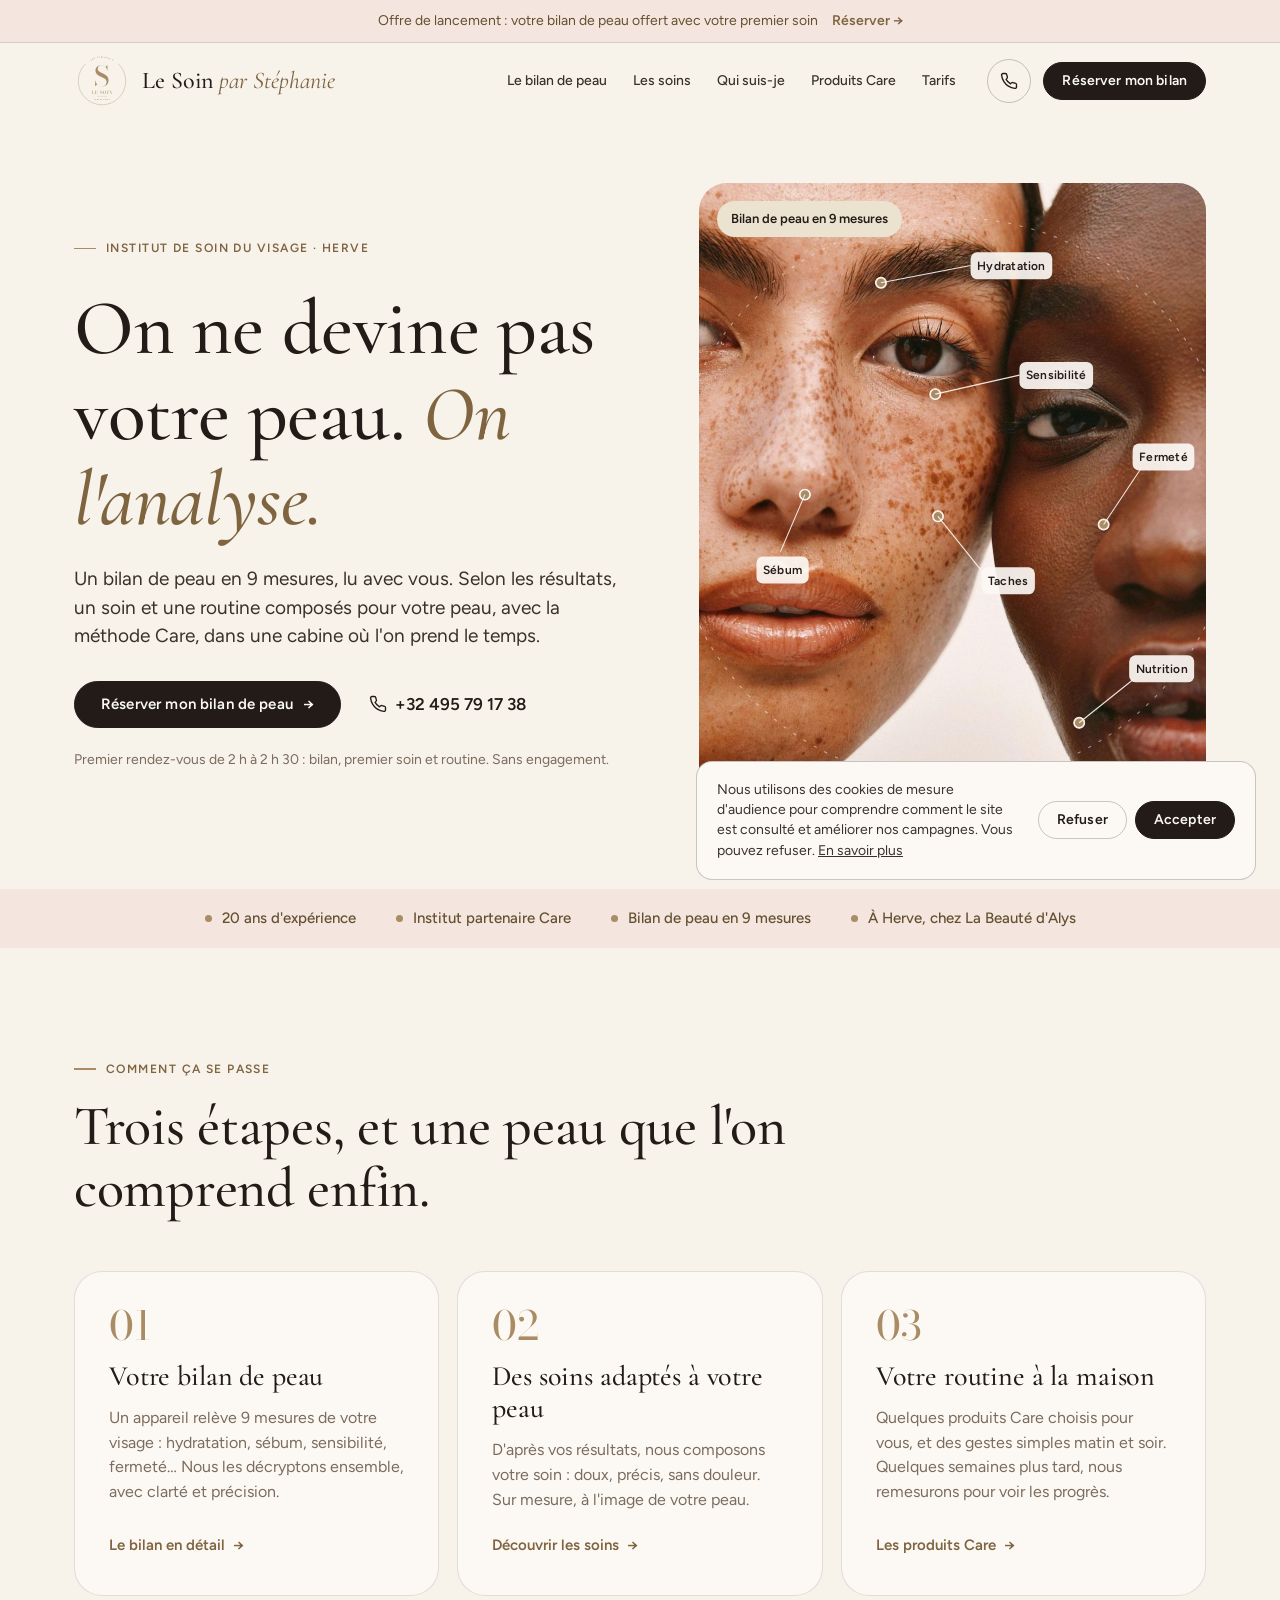
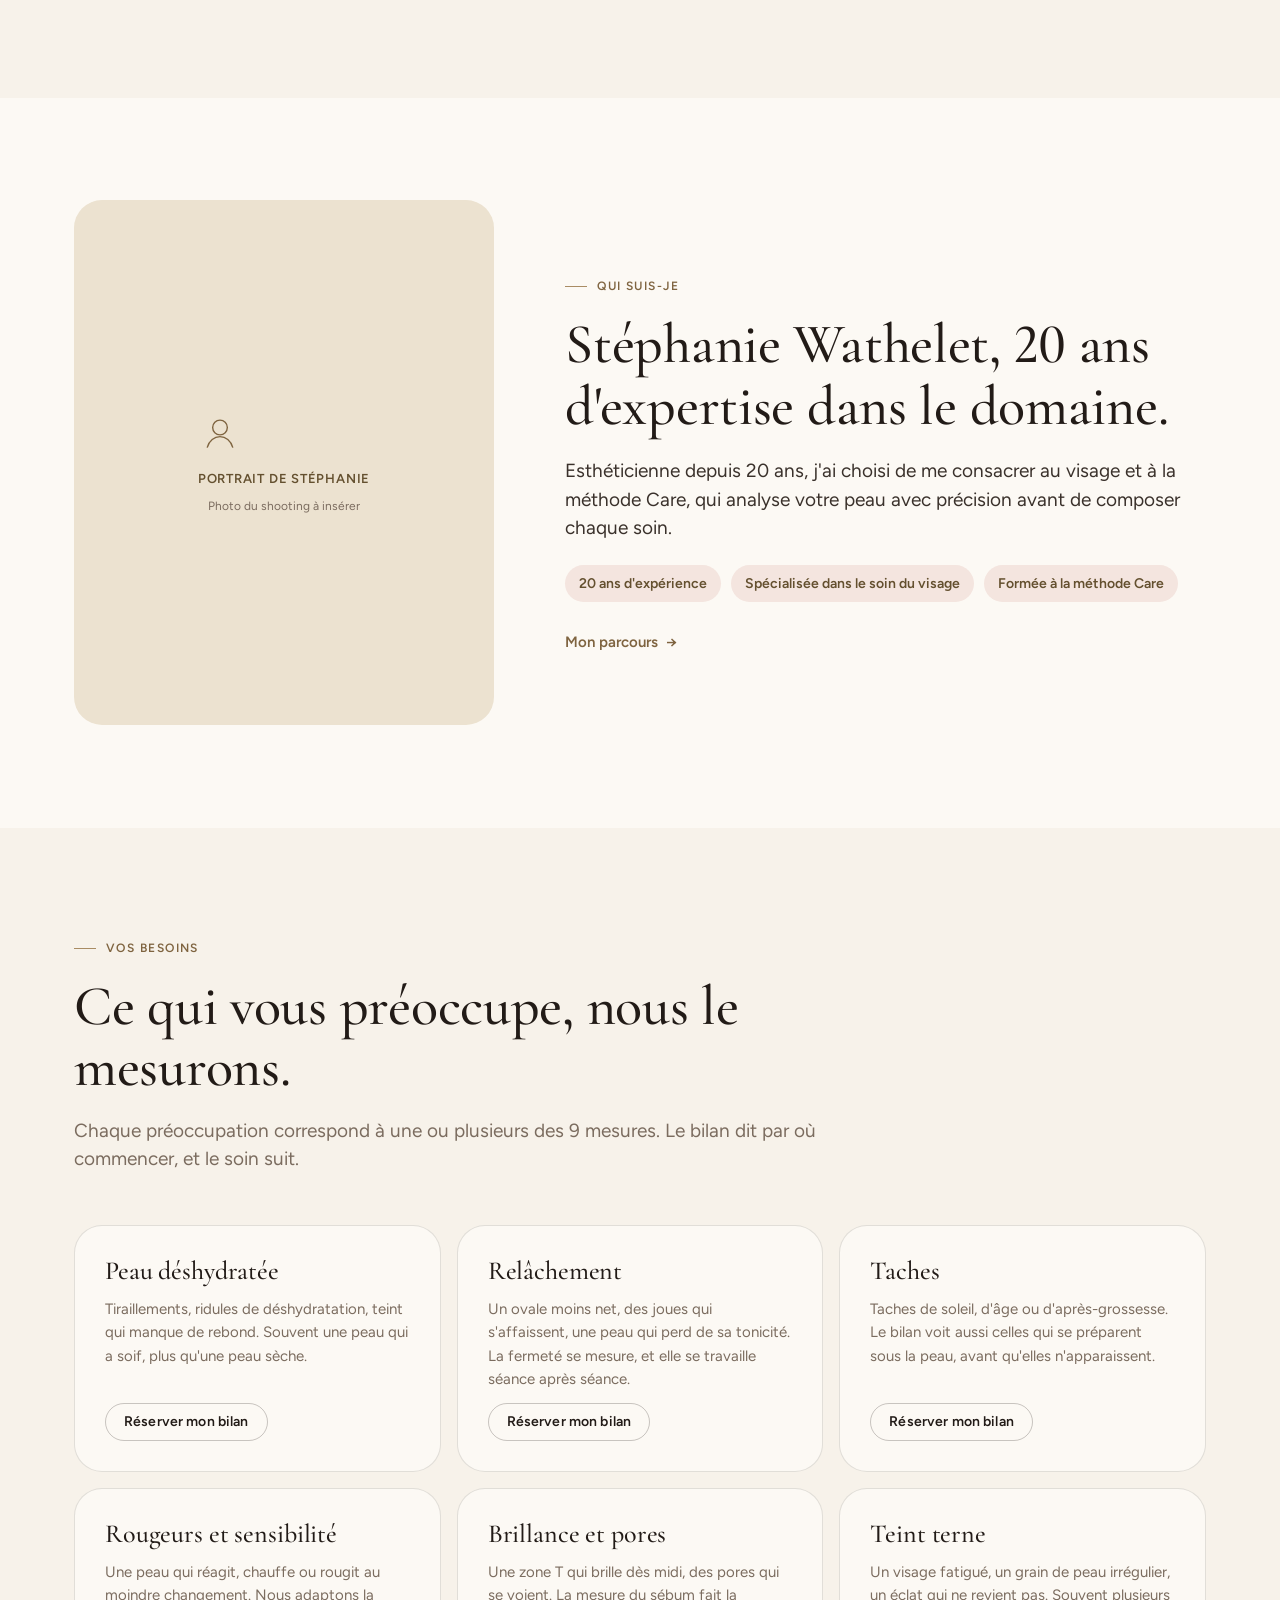
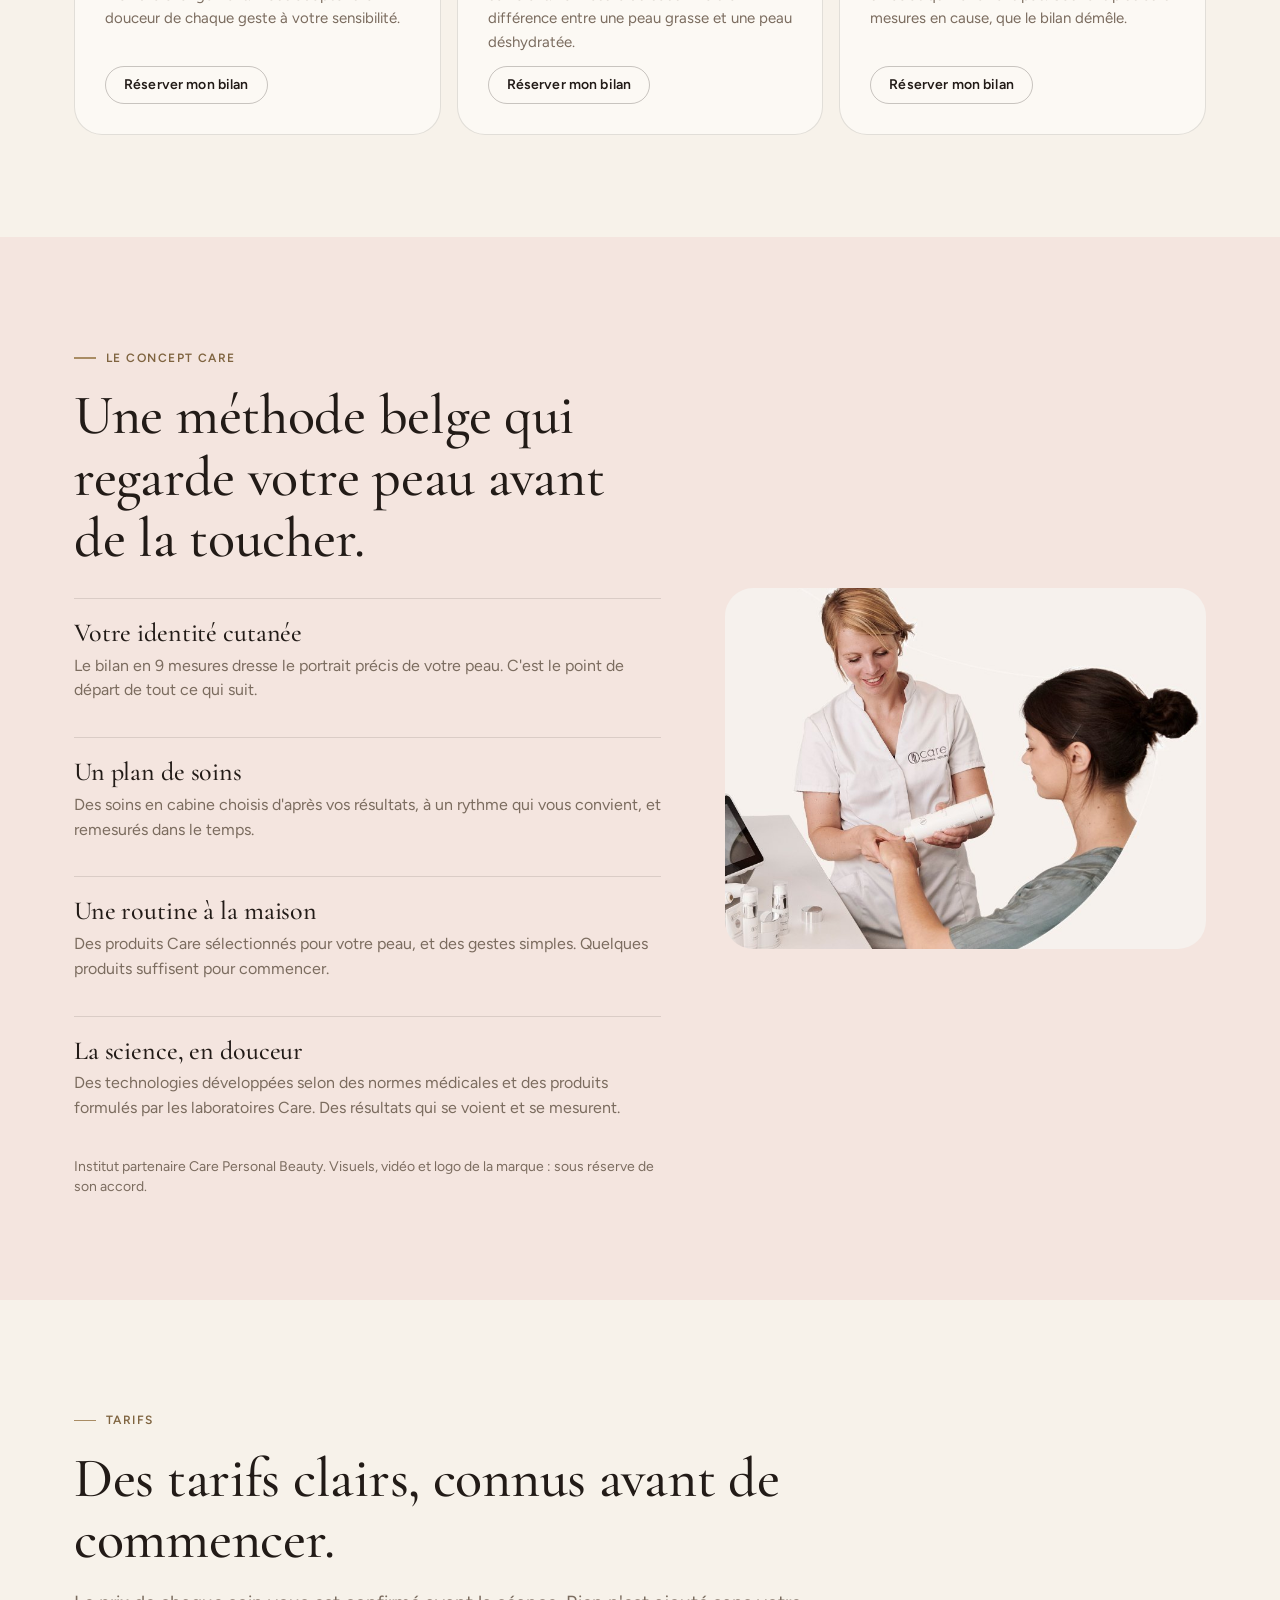
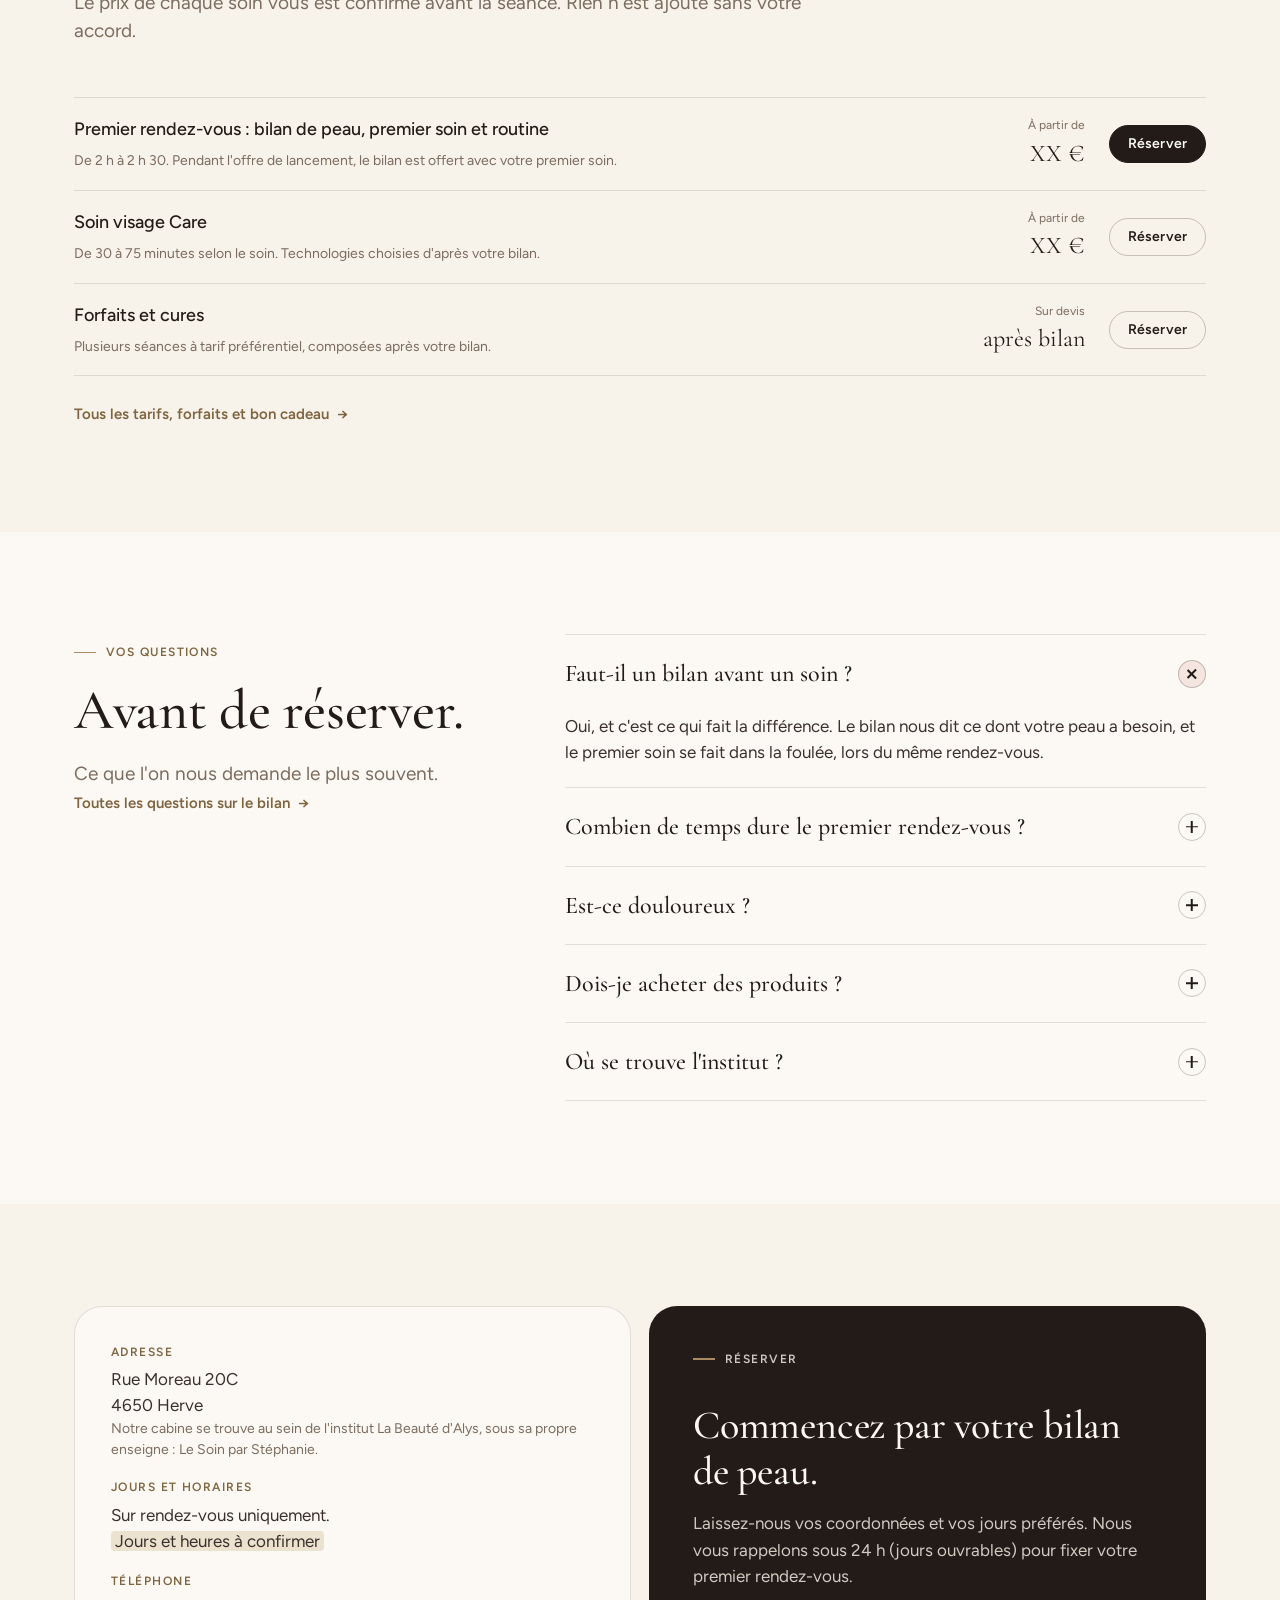
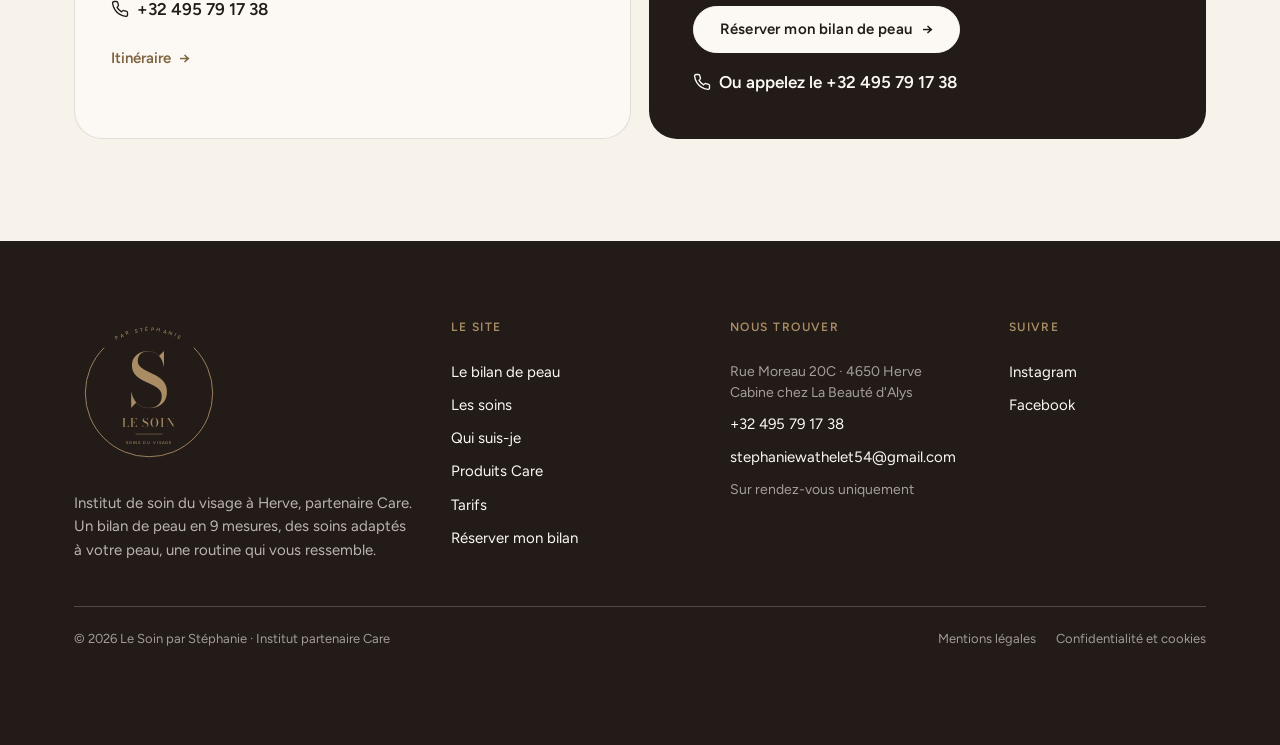
<file: index.html>
<!doctype html>
<html lang="fr">
<head>
  <meta charset="utf-8">
  <meta name="viewport" content="width=device-width, initial-scale=1">
  <title>Le Soin par Stéphanie · Institut de soin du visage à Herve, bilan de peau en 9 mesures</title>
  <meta name="description" content="Institut de soin du visage à Herve, partenaire Care Personal Beauty. Un bilan de peau en 9 mesures, des soins adaptés à votre peau et une routine à la maison. Réservez votre bilan.">
  <meta name="theme-color" content="#f7f2ea">
  <meta property="og:type" content="website">
  <meta property="og:title" content="Le Soin par Stéphanie · Institut de soin du visage à Herve, bilan de peau en 9 mesures">
  <meta property="og:description" content="Institut de soin du visage à Herve, partenaire Care Personal Beauty. Un bilan de peau en 9 mesures, des soins adaptés à votre peau et une routine à la maison. Réservez votre bilan.">
  <meta property="og:locale" content="fr_BE">
  <link rel="icon" type="image/png" sizes="64x64" href="assets/img/logo/favicon.png">
  <link rel="apple-touch-icon" href="assets/img/logo/apple-touch-icon.png">
  <link rel="preconnect" href="https://fonts.googleapis.com">
  <link rel="preconnect" href="https://fonts.gstatic.com" crossorigin>
  <link href="https://fonts.googleapis.com/css2?family=Bodoni+Moda:wght@400;500&family=Cormorant+Garamond:ital,wght@0,500;0,600;1,500&family=Figtree:wght@400;500;600&display=swap" rel="stylesheet">
  <link rel="stylesheet" href="assets/css/styles.css">
  <script src="assets/js/main.js" defer></script>
  <script type="application/ld+json">
  {
    "@context": "https://schema.org",
    "@type": "BeautySalon",
    "name": "Le Soin par Stéphanie",
    "description": "Institut de soin du visage à Herve, partenaire Care : bilan de peau en 9 mesures, soins adaptés à votre peau et routine à domicile.",
    "founder": { "@type": "Person", "name": "Stéphanie Wathelet" },
    "telephone": "+32 495 79 17 38",
    "email": "stephaniewathelet54@gmail.com",
    "address": { "@type": "PostalAddress", "streetAddress": "Rue Moreau 20C", "postalCode": "4650", "addressLocality": "Herve", "addressCountry": "BE" },
    "containedInPlace": { "@type": "BeautySalon", "name": "La Beauté d'Alys" },
    "priceRange": "€€",
    "knowsAbout": ["Bilan de peau", "Soin du visage", "Care Personal Beauty"]
  }
  </script>
</head>
<body class="page page--index">

  <a class="skip-link" href="#contenu">Aller au contenu</a>

  <!-- Logo : version vectorielle redessinée d'après le logo fourni, en attente de validation par Stéphanie.
       Le fichier original (PNG ou SVG) pourra le remplacer dans assets/img/logo/. -->
  <svg width="0" height="0" style="position:absolute" aria-hidden="true" focusable="false">
    <defs><path id="logo-arc" d="M73.6 93.9A165 165 0 0 1 326.4 93.9"/></defs>
    <symbol id="logo" viewBox="0 0 400 400">
      <path d="M320.2 79.8A170 170 0 1 1 79.8 79.8" fill="none" stroke="currentColor" stroke-width="2.4" stroke-linecap="round"/>
      <text font-family="Figtree, system-ui, sans-serif" font-size="13.5" font-weight="500" letter-spacing="6.5" fill="currentColor"><textPath href="#logo-arc" startOffset="50%" text-anchor="middle">PAR STÉPHANIE</textPath></text>
      <text x="200" y="236" font-family="'Bodoni Moda', 'Cormorant Garamond', Georgia, serif" font-size="196" font-weight="500" text-anchor="middle" fill="currentColor">S</text>
      <text x="200" y="291" font-family="'Bodoni Moda', 'Cormorant Garamond', Georgia, serif" font-size="32" font-weight="500" letter-spacing="3" text-anchor="middle" fill="currentColor">LE SOIN</text>
      <path d="M164 309.5h72" stroke="currentColor" stroke-width="1.3"/>
      <text x="200" y="336" font-family="Figtree, system-ui, sans-serif" font-size="10.5" font-weight="500" letter-spacing="2.4" text-anchor="middle" fill="currentColor">SOINS DU VISAGE</text>
    </symbol>
  </svg>

  <!-- Bandeau d'offre. À VALIDER : bilan offert ou payant, bon cadeau de Noël -->
  <div class="promo">
    <div class="container promo__inner">
      <span class="promo__text promo__text--long">Offre de lancement&nbsp;: votre bilan de peau offert avec votre premier soin</span>
      <span class="promo__text promo__text--short">Votre bilan de peau offert</span>
      <a class="promo__link" href="reserver.html">Réserver <span aria-hidden="true">→</span></a>
    </div>
  </div>

  <!-- En-tête -->
  <header class="header" id="haut">
    <div class="container header__inner">
      <a class="brand" href="index.html" aria-label="Le Soin par Stéphanie, retour à l'accueil"><svg class="brand__logo" aria-hidden="true" focusable="false"><use href="#logo"/></svg><span class="brand__text">Le Soin <em>par Stéphanie</em></span></a>

      <nav class="nav" aria-label="Navigation principale">
        <a class="nav__link" href="bilan-de-peau.html">Le bilan de peau</a>
        <a class="nav__link" href="soins.html">Les soins</a>
        <a class="nav__link" href="qui-suis-je.html">Qui suis-je</a>
        <a class="nav__link" href="produits.html">Produits Care</a>
        <a class="nav__link" href="tarifs.html">Tarifs</a>
      </nav>

      <div class="header__actions">
        <!-- À REMPLACER : le numéro professionnel définitif -->
        <a class="header__tel" href="tel:+32495791738" data-pos="header" aria-label="Appeler le +32 495 79 17 38" title="+32 495 79 17 38"><svg viewBox="0 0 24 24" fill="none" stroke="currentColor" stroke-width="1.8" stroke-linecap="round" stroke-linejoin="round" aria-hidden="true"><path d="M22 16.9v3a2 2 0 0 1-2.2 2 19.8 19.8 0 0 1-8.6-3.1 19.5 19.5 0 0 1-6-6A19.8 19.8 0 0 1 2.1 4.2 2 2 0 0 1 4.1 2h3a2 2 0 0 1 2 1.7c.1.9.4 1.8.7 2.7a2 2 0 0 1-.5 2.1L8.1 9.8a16 16 0 0 0 6 6l1.3-1.3a2 2 0 0 1 2.1-.4c.9.3 1.8.6 2.7.7a2 2 0 0 1 1.8 2z"/></svg></a>
        <a class="btn btn--primary btn--sm" href="reserver.html">Réserver mon bilan</a>
      </div>

      <button class="burger" type="button" aria-label="Ouvrir le menu" aria-expanded="false" aria-controls="menu">
        <span></span><span></span>
      </button>
    </div>
  </header>

  <!-- Menu mobile -->
  <div class="menu" id="menu" aria-hidden="true">
    <div class="container">
      <svg class="menu__logo" aria-hidden="true" focusable="false"><use href="#logo"/></svg>
      <nav class="menu__nav" aria-label="Navigation mobile">
        <a class="menu__link" href="index.html">Accueil</a>
        <a class="menu__link" href="bilan-de-peau.html">Le bilan de peau</a>
        <a class="menu__link" href="soins.html">Les soins</a>
        <a class="menu__link" href="qui-suis-je.html">Qui suis-je</a>
        <a class="menu__link" href="produits.html">Produits Care</a>
        <a class="menu__link" href="tarifs.html">Tarifs</a>
      </nav>
      <div class="menu__footer">
        <a class="btn btn--primary" href="reserver.html">Réserver mon bilan</a>
        <a class="btn btn--outline" href="tel:+32495791738" data-pos="menu">Appeler le +32 495 79 17 38</a>
      </div>
    </div>
  </div>

  <main id="contenu">

    <!-- ===================== HERO ===================== -->
    <section class="hero">
      <div class="container hero__grid">
        <div class="hero__content">
          <p class="eyebrow">Institut de soin du visage · Herve</p>
          <h1 class="hero__title">On ne devine pas votre peau. <em>On l'analyse.</em></h1>
          <p class="lead hero__lead">Un bilan de peau en 9 mesures, lu avec vous. Selon les résultats, un soin et une routine composés pour votre peau, avec la méthode Care, dans une cabine où l'on prend le temps.</p>
          <div class="hero__actions">
            <a class="btn btn--primary" href="reserver.html">Réserver mon bilan de peau <span class="btn__arrow" aria-hidden="true">→</span></a>
            <a class="tel-link" href="tel:+32495791738" data-pos="hero"><svg viewBox="0 0 24 24" fill="none" stroke="currentColor" stroke-width="1.8" stroke-linecap="round" stroke-linejoin="round" aria-hidden="true"><path d="M22 16.9v3a2 2 0 0 1-2.2 2 19.8 19.8 0 0 1-8.6-3.1 19.5 19.5 0 0 1-6-6A19.8 19.8 0 0 1 2.1 4.2 2 2 0 0 1 4.1 2h3a2 2 0 0 1 2 1.7c.1.9.4 1.8.7 2.7a2 2 0 0 1-.5 2.1L8.1 9.8a16 16 0 0 0 6 6l1.3-1.3a2 2 0 0 1 2.1-.4c.9.3 1.8.6 2.7.7a2 2 0 0 1 1.8 2z"/></svg>+32 495 79 17 38</a>
          </div>
          <p class="caption hero__note">Premier rendez-vous de 2 h à 2 h 30&nbsp;: bilan, premier soin et routine. Sans engagement.</p>
        </div>

        <!-- À REMPLACER : photo du shooting ou visuel Care validé par la marque -->
        <div class="hero__visual">
          <span class="badge hero__badge">Bilan de peau en 9 mesures</span>
          <img class="hero__photo" src="assets/img/photos/deux-visages.jpg" alt="Deux visages de profil, peau nue et lumineuse" width="934" height="1400" fetchpriority="high" decoding="async">
          <svg class="scan" viewBox="0 0 934 1400" preserveAspectRatio="xMidYMid slice" aria-hidden="true" focusable="false">
            <circle class="scan__ring" cx="467" cy="700" r="520" fill="none" stroke="#fcf9f4" stroke-opacity=".5" stroke-width="2" stroke-dasharray="6 16"/>
            <g class="scan__beam"><rect x="0" y="-64" width="934" height="64" fill="#a98c64" fill-opacity=".16"/><rect x="0" y="-2" width="934" height="2" fill="#fcf9f4" fill-opacity=".9"/></g>
            <g class="node" style="--i:0"><circle class="node__pulse" cx="335" cy="300" r="10"/><circle class="node__dot" cx="335" cy="300" r="9"/><line class="node__lead" x1="335" y1="300" x2="500" y2="268"/><rect class="node__bg" rx="12" ry="12"/><text class="node__name" x="512" y="276">Hydratation</text></g>
            <g class="node" style="--i:1"><circle class="node__pulse" cx="435" cy="505" r="10"/><circle class="node__dot" cx="435" cy="505" r="9"/><line class="node__lead" x1="435" y1="505" x2="590" y2="470"/><rect class="node__bg" rx="12" ry="12"/><text class="node__name" x="602" y="478">Sensibilité</text></g>
            <g class="node" style="--i:2"><circle class="node__pulse" cx="745" cy="745" r="10"/><circle class="node__dot" cx="745" cy="745" r="9"/><line class="node__lead" x1="745" y1="745" x2="815" y2="640"/><rect class="node__bg" rx="12" ry="12"/><text class="node__name" x="900" y="628" text-anchor="end">Fermeté</text></g>
            <g class="node" style="--i:3"><circle class="node__pulse" cx="195" cy="690" r="10"/><circle class="node__dot" cx="195" cy="690" r="9"/><line class="node__lead" x1="195" y1="690" x2="150" y2="795"/><rect class="node__bg" rx="12" ry="12"/><text class="node__name" x="190" y="836" text-anchor="end">Sébum</text></g>
            <g class="node" style="--i:4"><circle class="node__pulse" cx="440" cy="730" r="10"/><circle class="node__dot" cx="440" cy="730" r="9"/><line class="node__lead" x1="440" y1="730" x2="520" y2="830"/><rect class="node__bg" rx="12" ry="12"/><text class="node__name" x="532" y="856">Taches</text></g>
            <g class="node" style="--i:5"><circle class="node__pulse" cx="700" cy="1110" r="10"/><circle class="node__dot" cx="700" cy="1110" r="9"/><line class="node__lead" x1="700" y1="1110" x2="800" y2="1030"/><rect class="node__bg" rx="12" ry="12"/><text class="node__name" x="900" y="1018" text-anchor="end">Nutrition</text></g>
          </svg>
          <span class="hero__caption">Identité cutanée</span>
        </div>
      </div>
    </section>

    <!-- ===================== RÉASSURANCE ===================== -->
    <section class="band--rose" aria-label="En bref">
      <div class="container">
        <!-- À CONFIRMER : le nombre d'années d'expérience -->
        <ul class="trust">
          <li class="trust__item">20 ans d'expérience</li>
          <li class="trust__item">Institut partenaire Care</li>
          <li class="trust__item">Bilan de peau en 9 mesures</li>
          <li class="trust__item">À Herve, chez La Beauté d'Alys</li>
        </ul>
      </div>
    </section>

    <!-- ===================== TROIS ÉTAPES ===================== -->
    <section class="section" id="etapes">
      <div class="container">
        <header class="section__head">
          <p class="eyebrow">Comment ça se passe</p>
          <h2 class="display">Trois étapes, et une peau que l'on comprend enfin.</h2>
        </header>
        <div class="steps3">
          <article class="step3">
            <span class="step3__num">01</span>
            <h3 class="step3__title">Votre bilan de peau</h3>
            <p class="step3__text">Un appareil relève 9 mesures de votre visage&nbsp;: hydratation, sébum, sensibilité, fermeté… Nous les décryptons ensemble, avec clarté et précision.</p>
            <a class="link-arrow" href="bilan-de-peau.html">Le bilan en détail <span aria-hidden="true">→</span></a>
          </article>
          <article class="step3">
            <span class="step3__num">02</span>
            <h3 class="step3__title">Des soins adaptés à votre peau</h3>
            <p class="step3__text">D'après vos résultats, nous composons votre soin&nbsp;: doux, précis, sans douleur. Sur mesure, à l'image de votre peau.</p>
            <a class="link-arrow" href="soins.html">Découvrir les soins <span aria-hidden="true">→</span></a>
          </article>
          <article class="step3">
            <span class="step3__num">03</span>
            <h3 class="step3__title">Votre routine à la maison</h3>
            <p class="step3__text">Quelques produits Care choisis pour vous, et des gestes simples matin et soir. Quelques semaines plus tard, nous remesurons pour voir les progrès.</p>
            <a class="link-arrow" href="produits.html">Les produits Care <span aria-hidden="true">→</span></a>
          </article>
        </div>
      </div>
    </section>

    <!-- ===================== QUI SUIS-JE ===================== -->
    <section class="section band" id="stephanie">
      <div class="container about">
        <!-- À REMPLACER : portrait de Stéphanie (shooting mi-novembre) -->
        <div class="ph ph--photo about__photo">
          <div>
            <svg viewBox="0 0 48 48" fill="none" stroke="currentColor" stroke-width="1.5" aria-hidden="true"><circle cx="24" cy="18" r="8"/><path d="M10 40c2-8 8-12 14-12s12 4 14 12"/></svg>
            <p class="ph__label">Portrait de Stéphanie<small>Photo du shooting à insérer</small></p>
          </div>
        </div>
        <div class="about__text">
          <p class="eyebrow">Qui suis-je</p>
          <h2 class="display">Stéphanie Wathelet, 20 ans d'expertise dans le domaine.</h2>
          <!-- À COMPLÉTER : parcours, ancien institut, formations -->
          <p class="lead">Esthéticienne depuis 20 ans, j'ai choisi de me consacrer au visage et à la méthode Care, qui analyse votre peau avec précision avant de composer chaque soin.</p>
          <ul class="about__facts">
            <li>20 ans d'expérience</li>
            <li>Spécialisée dans le soin du visage</li>
            <li>Formée à la méthode Care</li>
          </ul>
          <p><a class="link-arrow" href="qui-suis-je.html">Mon parcours <span aria-hidden="true">→</span></a></p>
        </div>
      </div>
    </section>

    <!-- ===================== VOS BESOINS ===================== -->
    <section class="section" id="besoins">
      <div class="container">
        <header class="section__head">
          <p class="eyebrow">Vos besoins</p>
          <h2 class="display">Ce qui vous préoccupe, nous le mesurons.</h2>
          <p class="lead">Chaque préoccupation correspond à une ou plusieurs des 9 mesures. Le bilan dit par où commencer, et le soin suit.</p>
        </header>
        <div class="needs">
          <article class="need">
            <h3 class="need__title">Peau déshydratée</h3>
            <p class="need__text">Tiraillements, ridules de déshydratation, teint qui manque de rebond. Souvent une peau qui a soif, plus qu'une peau sèche.</p>
            <a class="btn btn--outline btn--sm" href="reserver.html">Réserver mon bilan</a>
          </article>
          <article class="need">
            <h3 class="need__title">Relâchement</h3>
            <p class="need__text">Un ovale moins net, des joues qui s'affaissent, une peau qui perd de sa tonicité. La fermeté se mesure, et elle se travaille séance après séance.</p>
            <a class="btn btn--outline btn--sm" href="reserver.html">Réserver mon bilan</a>
          </article>
          <article class="need">
            <h3 class="need__title">Taches</h3>
            <p class="need__text">Taches de soleil, d'âge ou d'après-grossesse. Le bilan voit aussi celles qui se préparent sous la peau, avant qu'elles n'apparaissent.</p>
            <a class="btn btn--outline btn--sm" href="reserver.html">Réserver mon bilan</a>
          </article>
          <article class="need">
            <h3 class="need__title">Rougeurs et sensibilité</h3>
            <p class="need__text">Une peau qui réagit, chauffe ou rougit au moindre changement. Nous adaptons la douceur de chaque geste à votre sensibilité.</p>
            <a class="btn btn--outline btn--sm" href="reserver.html">Réserver mon bilan</a>
          </article>
          <article class="need">
            <h3 class="need__title">Brillance et pores</h3>
            <p class="need__text">Une zone T qui brille dès midi, des pores qui se voient. La mesure du sébum fait la différence entre une peau grasse et une peau déshydratée.</p>
            <a class="btn btn--outline btn--sm" href="reserver.html">Réserver mon bilan</a>
          </article>
          <article class="need">
            <h3 class="need__title">Teint terne</h3>
            <p class="need__text">Un visage fatigué, un grain de peau irrégulier, un éclat qui ne revient pas. Souvent plusieurs mesures en cause, que le bilan démêle.</p>
            <a class="btn btn--outline btn--sm" href="reserver.html">Réserver mon bilan</a>
          </article>
        </div>
      </div>
    </section>

    <!-- ===================== LE CONCEPT CARE ===================== -->
    <section class="section band--rose" id="care">
      <div class="container concept">
        <div>
          <p class="eyebrow">Le concept Care</p>
          <h2 class="display">Une méthode belge qui regarde votre peau avant de la toucher.</h2>
          <div class="concept__list" style="margin-top:28px">
            <div class="concept__item">
              <h3>Votre identité cutanée</h3>
              <p>Le bilan en 9 mesures dresse le portrait précis de votre peau. C'est le point de départ de tout ce qui suit.</p>
            </div>
            <div class="concept__item">
              <h3>Un plan de soins</h3>
              <p>Des soins en cabine choisis d'après vos résultats, à un rythme qui vous convient, et remesurés dans le temps.</p>
            </div>
            <div class="concept__item">
              <h3>Une routine à la maison</h3>
              <p>Des produits Care sélectionnés pour votre peau, et des gestes simples. Quelques produits suffisent pour commencer.</p>
            </div>
            <div class="concept__item">
              <h3>La science, en douceur</h3>
              <p>Des technologies développées selon des normes médicales et des produits formulés par les laboratoires Care. Des résultats qui se voient et se mesurent.</p>
            </div>
          </div>
          <p class="caption concept__note">Institut partenaire Care Personal Beauty. Visuels, vidéo et logo de la marque&nbsp;: sous réserve de son accord.</p>
        </div>
        <!-- Visuel Care : sous réserve de l'accord de la marque -->
          <figure class="photo photo--land concept__media">
          <img src="assets/img/photos/care-conseil-produits.jpg" alt="Une conseillère Care présente un produit à une cliente, devant l'écran du bilan de peau" loading="lazy" width="800" height="697">
        </figure>
      </div>
    </section>

    <!-- ===================== TARIFS EN BREF ===================== -->
    <section class="section" id="tarifs">
      <div class="container">
        <header class="section__head">
          <p class="eyebrow">Tarifs</p>
          <h2 class="display">Des tarifs clairs, connus avant de commencer.</h2>
          <p class="lead">Le prix de chaque soin vous est confirmé avant la séance. Rien n'est ajouté sans votre accord.</p>
        </header>
        <!-- À COMPLÉTER : grille tarifaire réelle (remplacer chaque « XX € ») -->
        <div class="prices">
          <div class="price-group">
            <div class="price price--brief">
              <span class="price__name">Premier rendez-vous&nbsp;: bilan de peau, premier soin et routine</span>
              <span class="price__desc">De 2 h à 2 h 30. Pendant l'offre de lancement, le bilan est offert avec votre premier soin.</span>
              <span class="price__amount"><small>À partir de</small>XX €</span>
              <a class="btn btn--primary btn--sm price__cta" href="reserver.html">Réserver</a>
            </div>
            <div class="price price--brief">
              <span class="price__name">Soin visage Care</span>
              <span class="price__desc">De 30 à 75 minutes selon le soin. Technologies choisies d'après votre bilan.</span>
              <span class="price__amount"><small>À partir de</small>XX €</span>
              <a class="btn btn--outline btn--sm price__cta" href="reserver.html">Réserver</a>
            </div>
            <div class="price price--brief">
              <span class="price__name">Forfaits et cures</span>
              <span class="price__desc">Plusieurs séances à tarif préférentiel, composées après votre bilan.</span>
              <span class="price__amount"><small>Sur devis</small>après bilan</span>
              <a class="btn btn--outline btn--sm price__cta" href="reserver.html">Réserver</a>
            </div>
          </div>
        </div>
        <p style="margin-top:24px"><a class="link-arrow" href="tarifs.html">Tous les tarifs, forfaits et bon cadeau <span aria-hidden="true">→</span></a></p>
      </div>
    </section>

    <!-- ===================== QUESTIONS ===================== -->
    <section class="section band" id="questions">
      <div class="container faq__grid">
        <div class="faq__intro">
          <p class="eyebrow">Vos questions</p>
          <h2 class="display">Avant de réserver.</h2>
          <p class="lead">Ce que l'on nous demande le plus souvent. <a class="link-arrow" href="bilan-de-peau.html#questions">Toutes les questions sur le bilan <span aria-hidden="true">→</span></a></p>
        </div>
        <div class="faq__list" data-accordion>
          <div class="faq__item">
            <button class="faq__q" type="button" aria-expanded="false" aria-controls="faq-1" id="faq-q1"><span>Faut-il un bilan avant un soin&nbsp;?</span><span class="faq__icon" aria-hidden="true"></span></button>
            <div class="faq__panel" id="faq-1" role="region" aria-labelledby="faq-q1"><div class="faq__a"><p>Oui, et c'est ce qui fait la différence. Le bilan nous dit ce dont votre peau a besoin, et le premier soin se fait dans la foulée, lors du même rendez-vous.</p></div></div>
          </div>
          <div class="faq__item">
            <button class="faq__q" type="button" aria-expanded="false" aria-controls="faq-2" id="faq-q2"><span>Combien de temps dure le premier rendez-vous&nbsp;?</span><span class="faq__icon" aria-hidden="true"></span></button>
            <div class="faq__panel" id="faq-2" role="region" aria-labelledby="faq-q2"><div class="faq__a"><p>De 2 h à 2 h 30&nbsp;: le bilan, sa lecture ensemble, votre premier soin et vos conseils de routine. Un vrai moment pour vous.</p></div></div>
          </div>
          <div class="faq__item">
            <button class="faq__q" type="button" aria-expanded="false" aria-controls="faq-3" id="faq-q3"><span>Est-ce douloureux&nbsp;?</span><span class="faq__icon" aria-hidden="true"></span></button>
            <div class="faq__panel" id="faq-3" role="region" aria-labelledby="faq-q3"><div class="faq__a"><p>Non. Le bilan se fait par contact léger et les soins sont doux et non invasifs. Vous repartez sans marque et reprenez votre journée normalement.</p></div></div>
          </div>
          <div class="faq__item">
            <button class="faq__q" type="button" aria-expanded="false" aria-controls="faq-4" id="faq-q4"><span>Dois-je acheter des produits&nbsp;?</span><span class="faq__icon" aria-hidden="true"></span></button>
            <div class="faq__panel" id="faq-4" role="region" aria-labelledby="faq-q4"><div class="faq__a"><p>Non. Nous vous conseillons une routine d'après votre bilan, et vous choisissez librement. Les produits Care sont en vente à l'institut uniquement.</p></div></div>
          </div>
          <div class="faq__item">
            <button class="faq__q" type="button" aria-expanded="false" aria-controls="faq-5" id="faq-q5"><span>Où se trouve l'institut&nbsp;?</span><span class="faq__icon" aria-hidden="true"></span></button>
            <div class="faq__panel" id="faq-5" role="region" aria-labelledby="faq-q5"><div class="faq__a"><p>Rue Moreau 20C à Herve, au sein de l'institut La Beauté d'Alys. Notre cabine y a sa propre enseigne, Le Soin par Stéphanie&nbsp;: entrez et demandez-nous à l'accueil.</p></div></div>
          </div>
        </div>
      </div>
    </section>

    <!-- ===================== INFOS PRATIQUES ET RÉSERVATION ===================== -->
    <section class="section" id="infos">
      <div class="container infos">
        <div class="infos__card">
          <div class="infos__block">
            <strong>Adresse</strong>
            <p>Rue Moreau 20C<br>4650 Herve</p>
            <p class="caption">Notre cabine se trouve au sein de l'institut La Beauté d'Alys, sous sa propre enseigne&nbsp;: Le Soin par Stéphanie.</p>
          </div>
          <!-- À COMPLÉTER : jours et heures d'ouverture réels -->
          <div class="infos__block">
            <strong>Jours et horaires</strong>
            <p>Sur rendez-vous uniquement.<br><span class="mark-note">Jours et heures à confirmer</span></p>
          </div>
          <div class="infos__block">
            <strong>Téléphone</strong>
            <p><a class="tel-link" href="tel:+32495791738" data-pos="infos"><svg viewBox="0 0 24 24" fill="none" stroke="currentColor" stroke-width="1.8" stroke-linecap="round" stroke-linejoin="round" aria-hidden="true"><path d="M22 16.9v3a2 2 0 0 1-2.2 2 19.8 19.8 0 0 1-8.6-3.1 19.5 19.5 0 0 1-6-6A19.8 19.8 0 0 1 2.1 4.2 2 2 0 0 1 4.1 2h3a2 2 0 0 1 2 1.7c.1.9.4 1.8.7 2.7a2 2 0 0 1-.5 2.1L8.1 9.8a16 16 0 0 0 6 6l1.3-1.3a2 2 0 0 1 2.1-.4c.9.3 1.8.6 2.7.7a2 2 0 0 1 1.8 2z"/></svg>+32 495 79 17 38</a></p>
          </div>
          <p><a class="link-arrow" href="https://www.google.com/maps/search/?api=1&query=Rue+Moreau+20C%2C+4650+Herve%2C+Belgique" target="_blank" rel="noopener">Itinéraire <span aria-hidden="true">→</span></a></p>
        </div>
        <div class="cta-card">
          <p class="eyebrow eyebrow--light">Réserver</p>
          <h2 class="title">Commencez par votre bilan de peau.</h2>
          <p>Laissez-nous vos coordonnées et vos jours préférés. Nous vous rappelons sous 24 h (jours ouvrables) pour fixer votre premier rendez-vous.</p>
          <a class="btn btn--primary" href="reserver.html">Réserver mon bilan de peau <span class="btn__arrow" aria-hidden="true">→</span></a>
          <a class="tel-link" href="tel:+32495791738" data-pos="infos-cta"><svg viewBox="0 0 24 24" fill="none" stroke="currentColor" stroke-width="1.8" stroke-linecap="round" stroke-linejoin="round" aria-hidden="true"><path d="M22 16.9v3a2 2 0 0 1-2.2 2 19.8 19.8 0 0 1-8.6-3.1 19.5 19.5 0 0 1-6-6A19.8 19.8 0 0 1 2.1 4.2 2 2 0 0 1 4.1 2h3a2 2 0 0 1 2 1.7c.1.9.4 1.8.7 2.7a2 2 0 0 1-.5 2.1L8.1 9.8a16 16 0 0 0 6 6l1.3-1.3a2 2 0 0 1 2.1-.4c.9.3 1.8.6 2.7.7a2 2 0 0 1 1.8 2z"/></svg>Ou appelez le +32 495 79 17 38</a>
        </div>
      </div>
    </section>
  </main>

  <!-- ===================== PIED DE PAGE ===================== -->
  <footer class="footer">
    <div class="container">
      <div class="footer__grid">
        <div class="footer__col">
          <a class="footer__logo" href="index.html" aria-label="Le Soin par Stéphanie, retour à l'accueil"><svg aria-hidden="true" focusable="false"><use href="#logo"/></svg></a>
          <p class="footer__tagline">Institut de soin du visage à Herve, partenaire Care. Un bilan de peau en 9 mesures, des soins adaptés à votre peau, une routine qui vous ressemble.</p>
        </div>
        <div class="footer__col">
          <span class="footer__title">Le site</span>
          <a class="footer__link" href="bilan-de-peau.html">Le bilan de peau</a>
          <a class="footer__link" href="soins.html">Les soins</a>
          <a class="footer__link" href="qui-suis-je.html">Qui suis-je</a>
          <a class="footer__link" href="produits.html">Produits Care</a>
          <a class="footer__link" href="tarifs.html">Tarifs</a>
          <a class="footer__link" href="reserver.html">Réserver mon bilan</a>
        </div>
        <div class="footer__col">
          <span class="footer__title">Nous trouver</span>
          <span class="footer__muted">Rue Moreau 20C · 4650 Herve<br>Cabine chez La Beauté d'Alys</span>
          <a class="footer__link" href="tel:+32495791738" data-pos="footer">+32 495 79 17 38</a>
          <a class="footer__link" href="mailto:stephaniewathelet54@gmail.com">stephaniewathelet54@gmail.com</a>
          <span class="footer__muted">Sur rendez-vous uniquement</span>
        </div>
        <div class="footer__col">
          <span class="footer__title">Suivre</span>
          <!-- À COMPLÉTER : liens des réseaux -->
          <a class="footer__link" href="#" rel="noopener">Instagram</a>
          <a class="footer__link" href="#" rel="noopener">Facebook</a>
        </div>
      </div>
      <div class="footer__bottom">
        <span>© <span data-year>2026</span> Le Soin par Stéphanie · Institut partenaire Care</span>
        <div class="footer__legal">
          <a href="mentions-legales.html">Mentions légales</a>
          <a href="confidentialite.html">Confidentialité et cookies</a>
        </div>
      </div>
    </div>
  </footer>

  <!-- Barre fixe sur mobile -->
  <div class="barfix" aria-label="Réserver ou appeler">
    <div class="barfix__inner">
      <a class="btn btn--primary" href="reserver.html">Réserver mon bilan</a>
      <a class="barfix__tel" href="tel:+32495791738" aria-label="Appeler l'institut" data-pos="barre-mobile"><svg viewBox="0 0 24 24" fill="none" stroke="currentColor" stroke-width="1.8" stroke-linecap="round" stroke-linejoin="round" aria-hidden="true"><path d="M22 16.9v3a2 2 0 0 1-2.2 2 19.8 19.8 0 0 1-8.6-3.1 19.5 19.5 0 0 1-6-6A19.8 19.8 0 0 1 2.1 4.2 2 2 0 0 1 4.1 2h3a2 2 0 0 1 2 1.7c.1.9.4 1.8.7 2.7a2 2 0 0 1-.5 2.1L8.1 9.8a16 16 0 0 0 6 6l1.3-1.3a2 2 0 0 1 2.1-.4c.9.3 1.8.6 2.7.7a2 2 0 0 1 1.8 2z"/></svg></a>
    </div>
  </div>

  <!-- Bandeau cookies : la mesure d'audience ne se charge qu'après accord -->
  <div class="consent" data-consent role="region" aria-label="Cookies">
    <p class="consent__text">Nous utilisons des cookies de mesure d'audience pour comprendre comment le site est consulté et améliorer nos campagnes. Vous pouvez refuser. <a href="confidentialite.html">En savoir plus</a></p>
    <div class="consent__btns">
      <button class="btn btn--outline btn--sm" type="button" data-consent-refuse>Refuser</button>
      <button class="btn btn--primary btn--sm" type="button" data-consent-accept>Accepter</button>
    </div>
  </div>

</body>
</html>
</file>
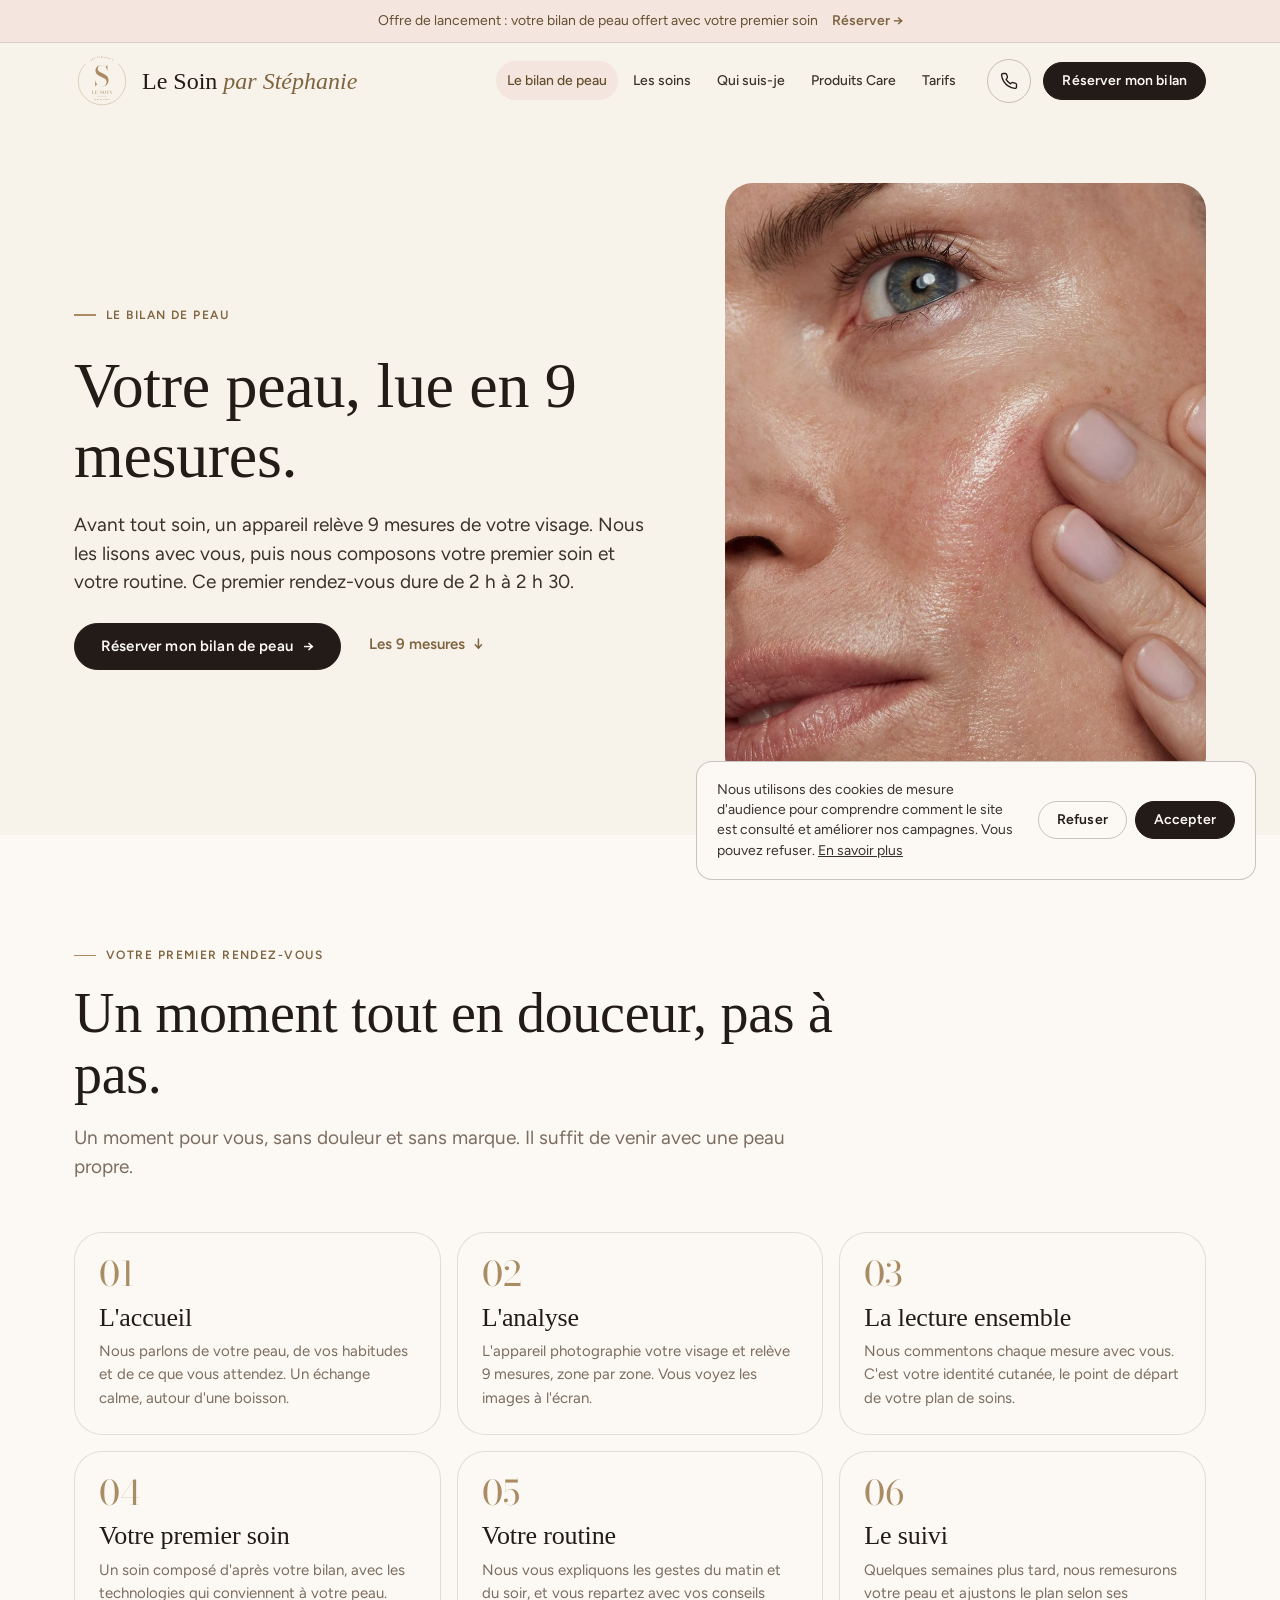
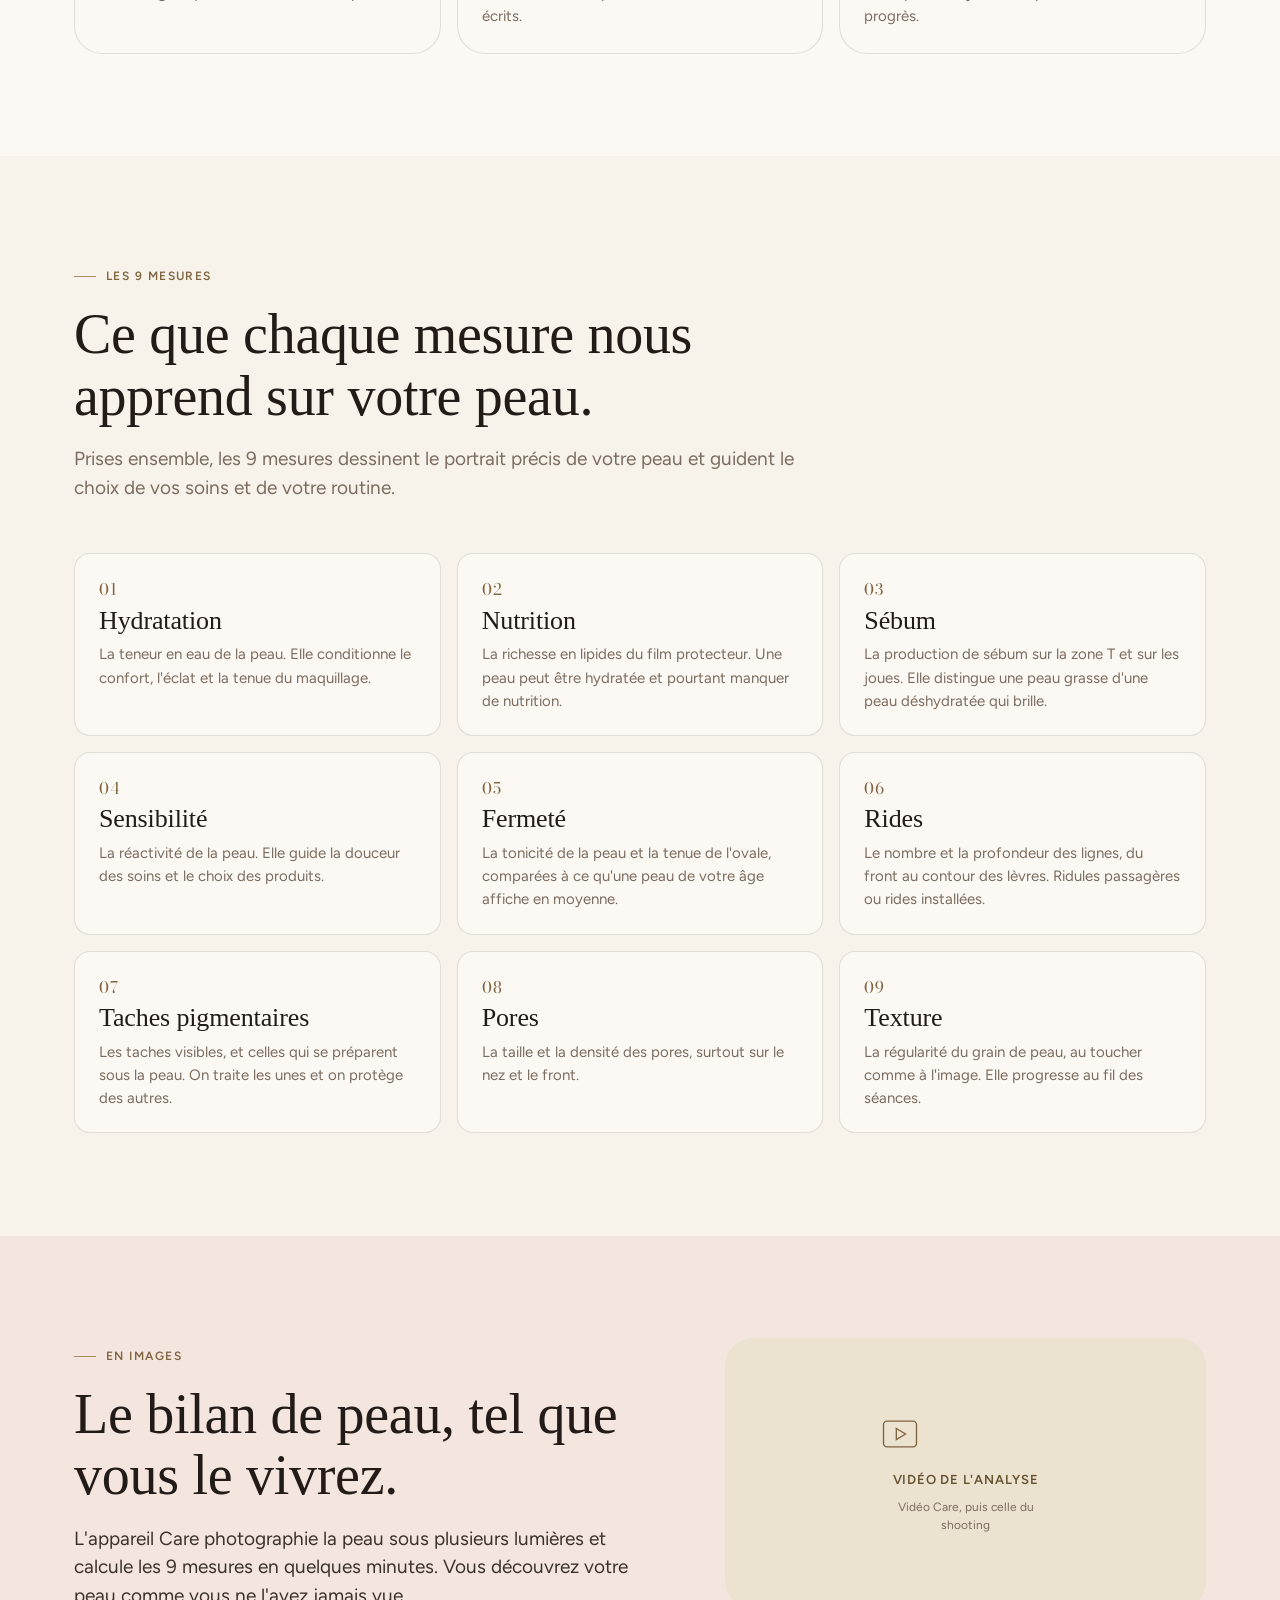
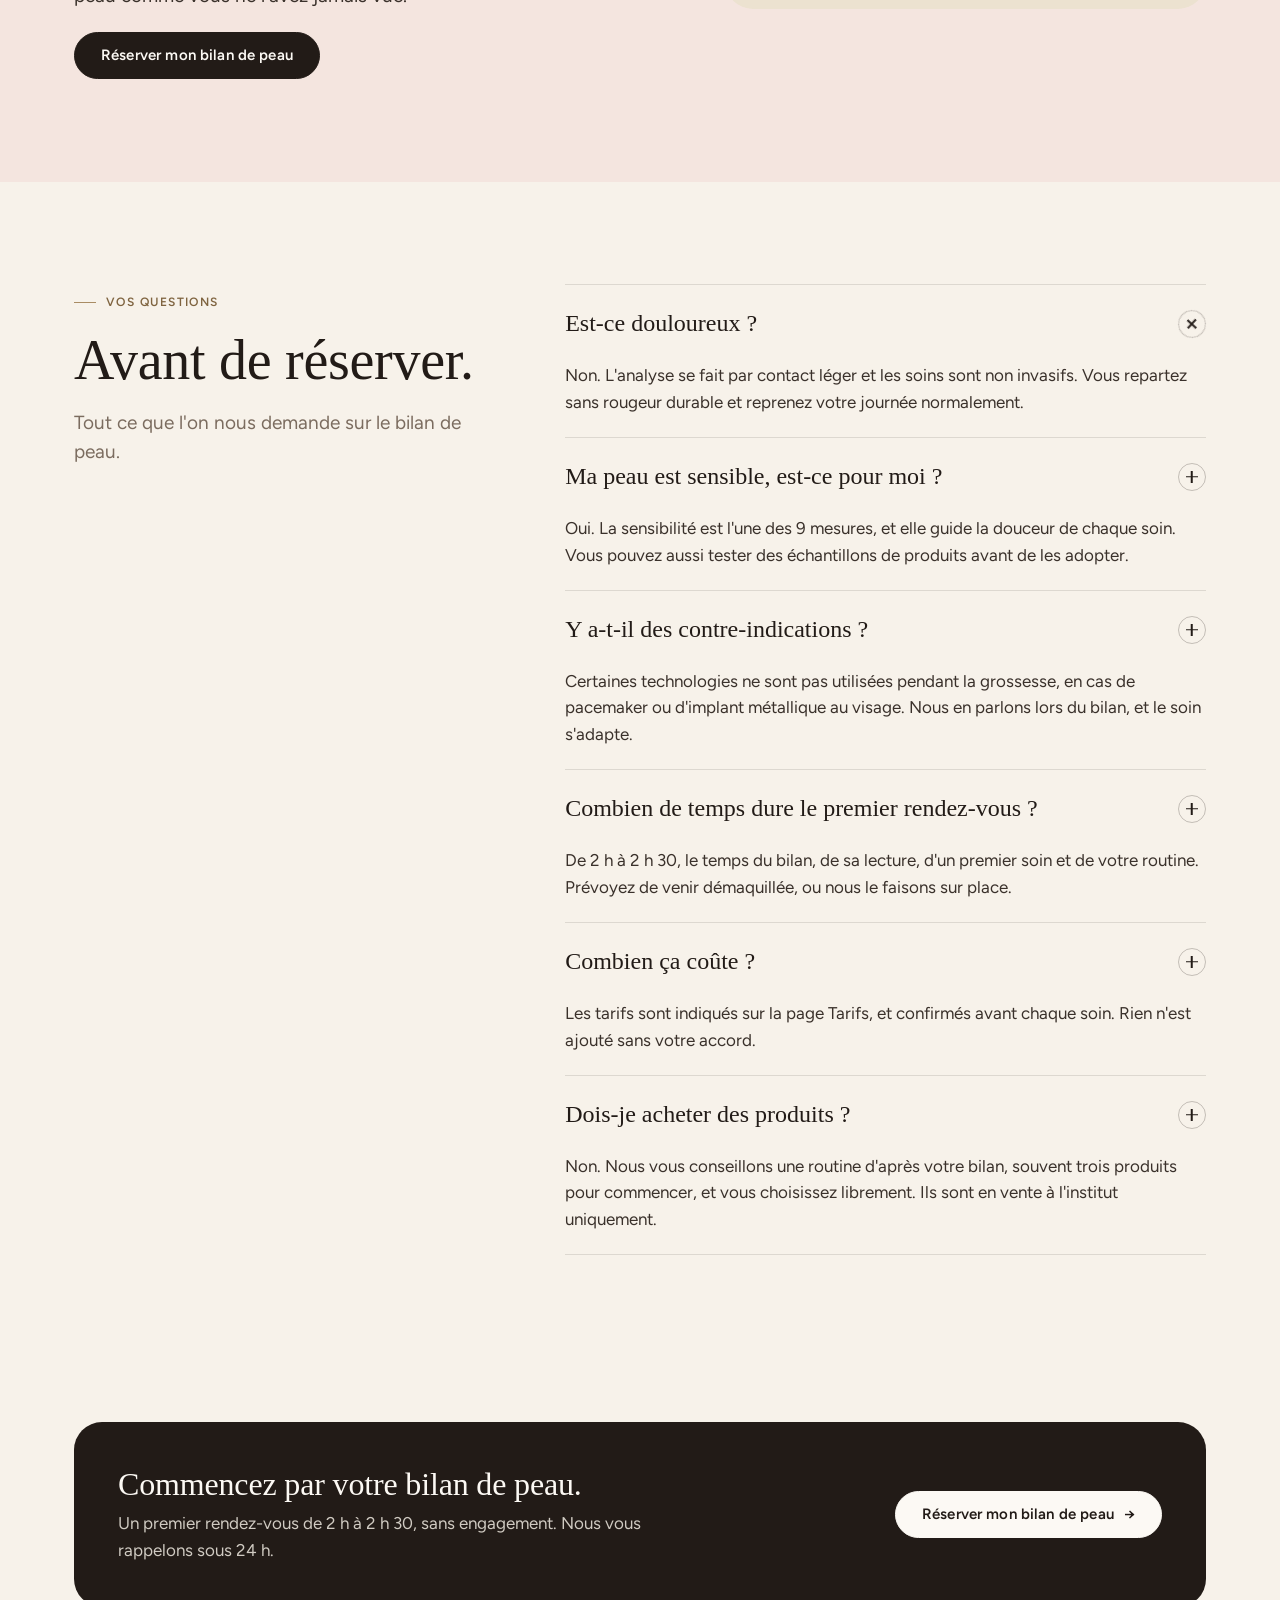
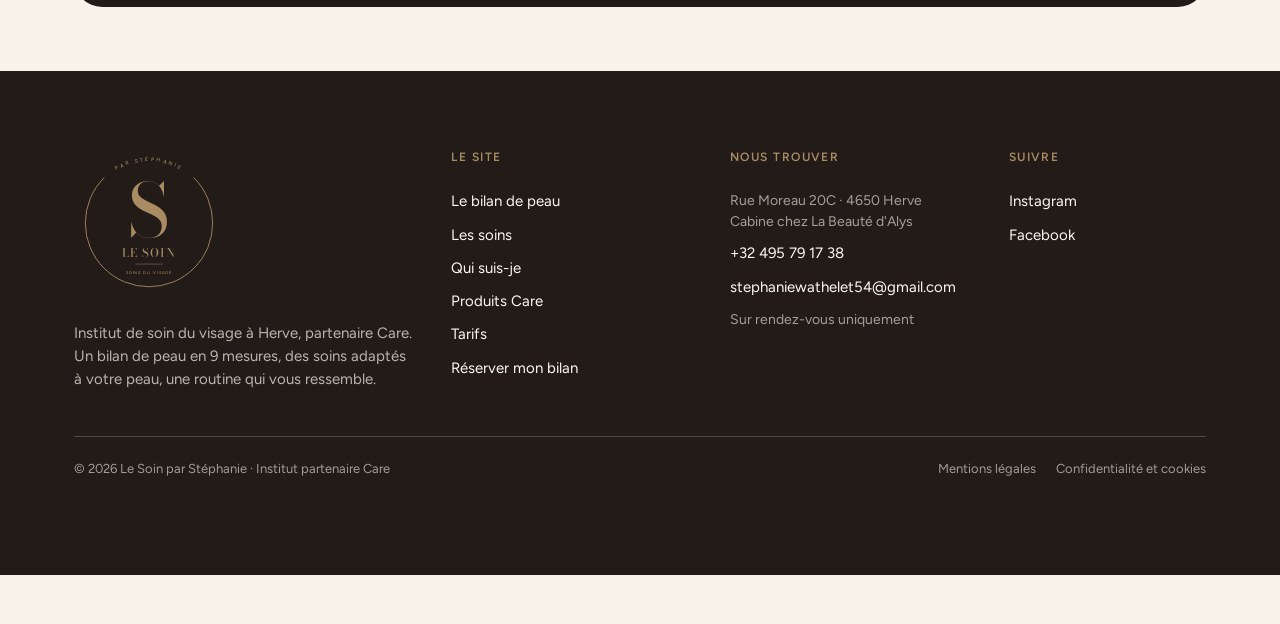
<file: analyse.html>
<!doctype html>
<html lang="fr">
<head>
  <meta charset="utf-8">
  <meta name="viewport" content="width=device-width, initial-scale=1">
  <meta name="robots" content="noindex">
  <meta http-equiv="refresh" content="0; url=bilan-de-peau.html">
  <link rel="canonical" href="bilan-de-peau.html">
  <title>Redirection · Le Soin par Stéphanie</title>
  <!-- Cette page a changé d'adresse. Sur le serveur, prévoir une redirection 301 de analyse.html vers bilan-de-peau.html (voir README). -->
</head>
<body style="font-family:Georgia,serif;background:#f7f2ea;color:#221b17;padding:48px 24px;text-align:center">
  <p>Cette page a changé d'adresse. <a href="bilan-de-peau.html" style="color:#7f6440">Le bilan de peau</a></p>
</body>
</html>
</file>
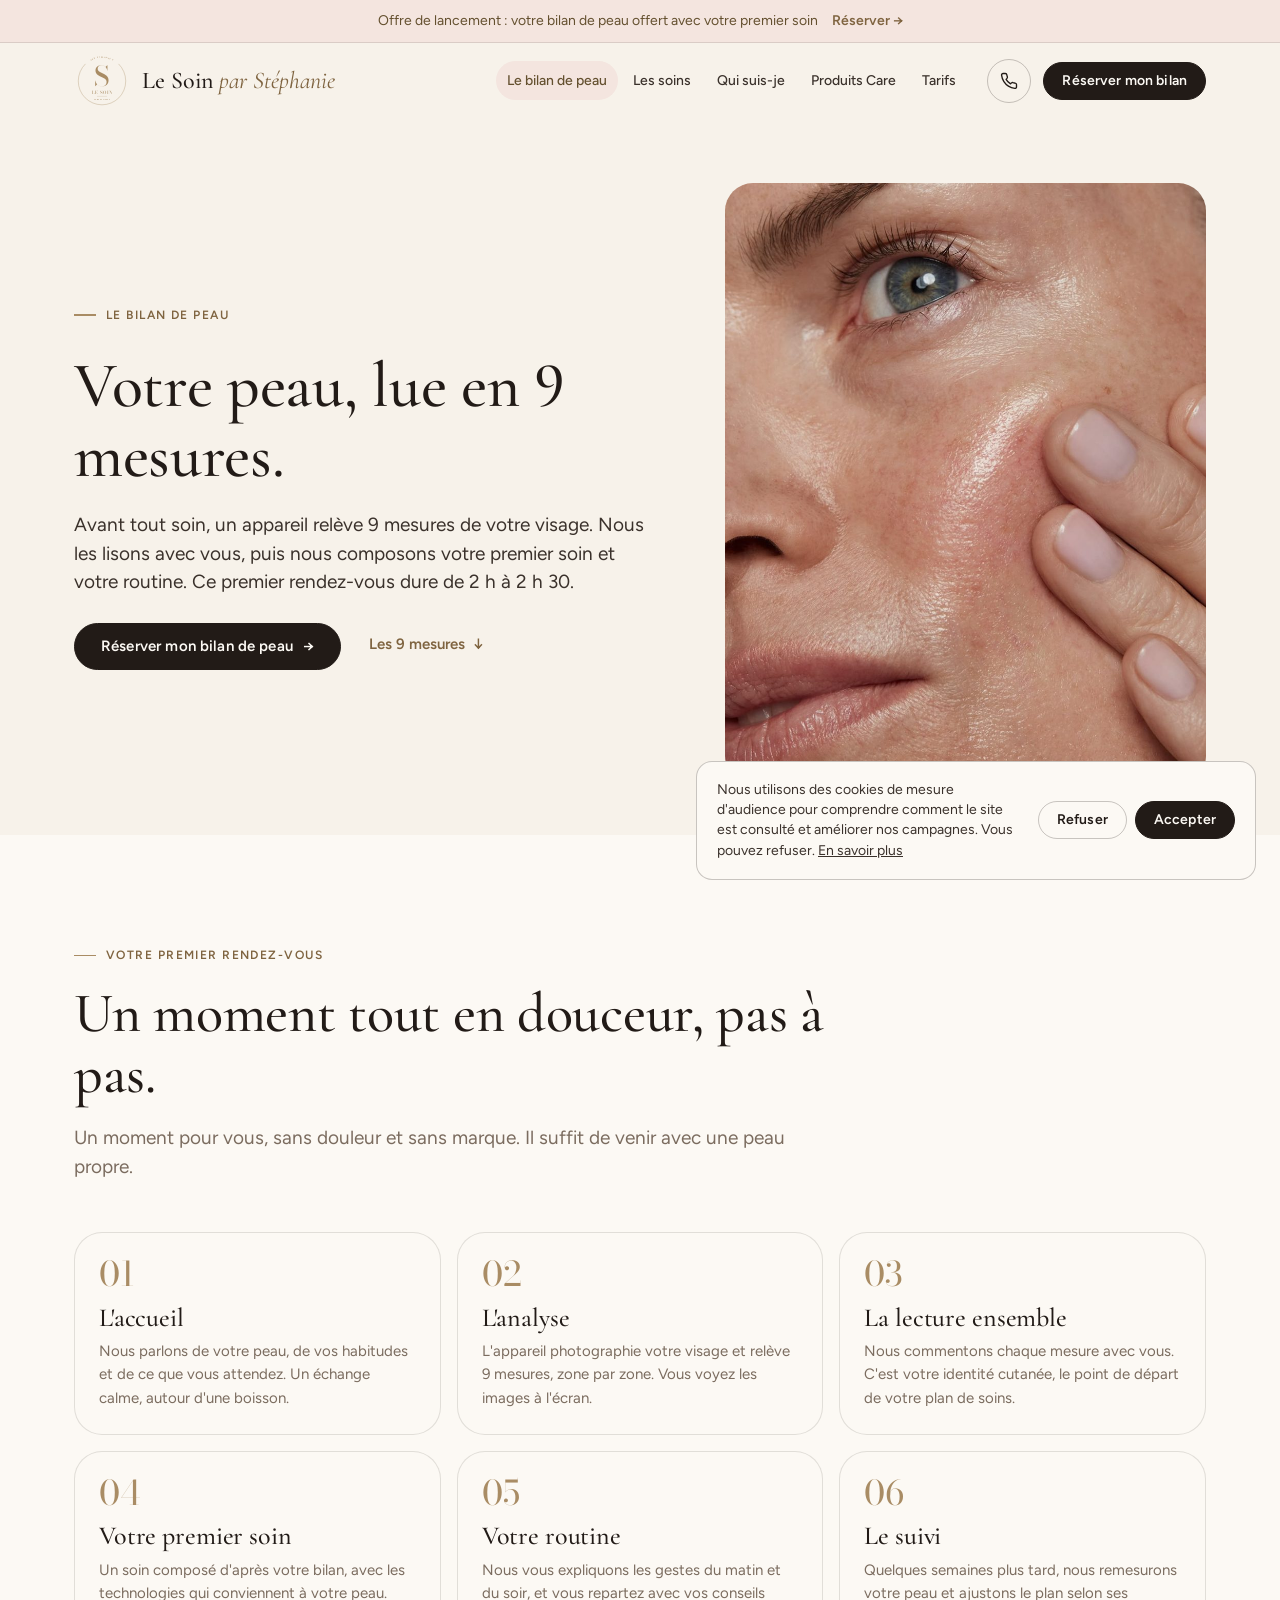
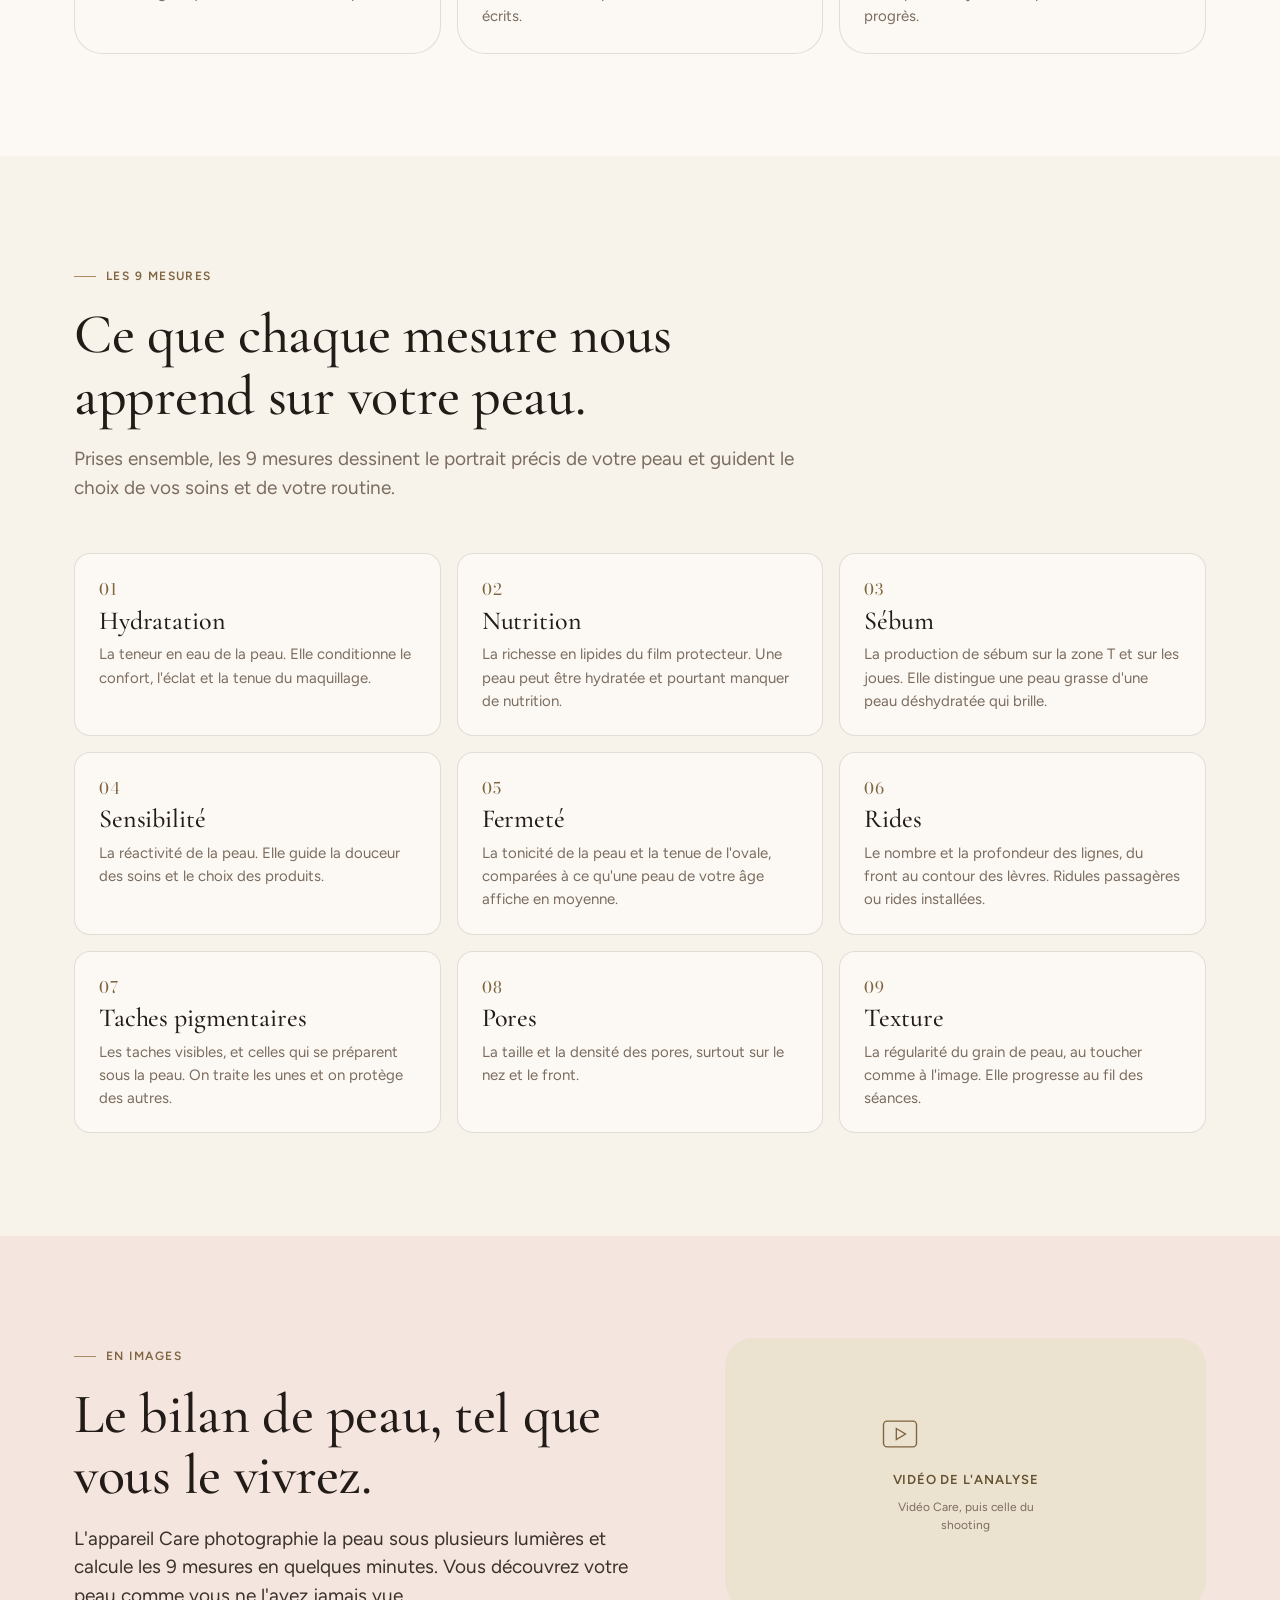
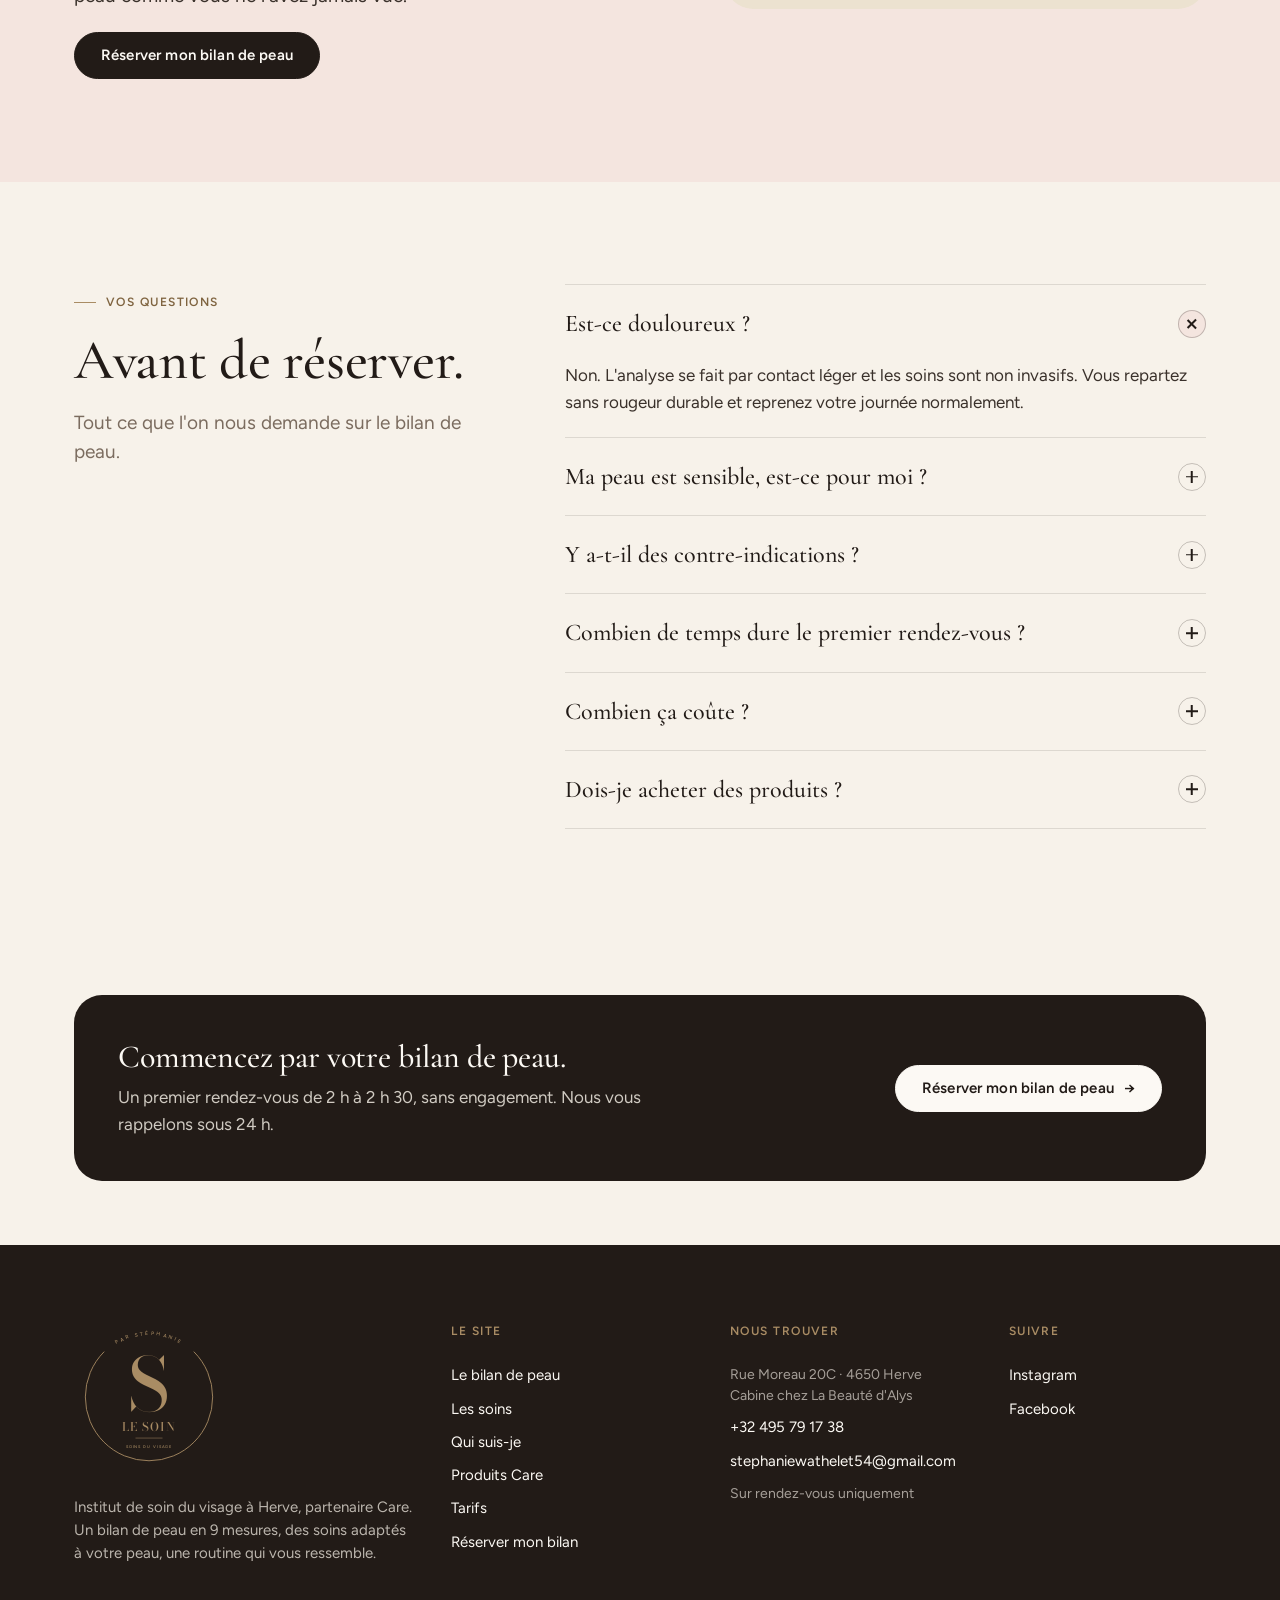
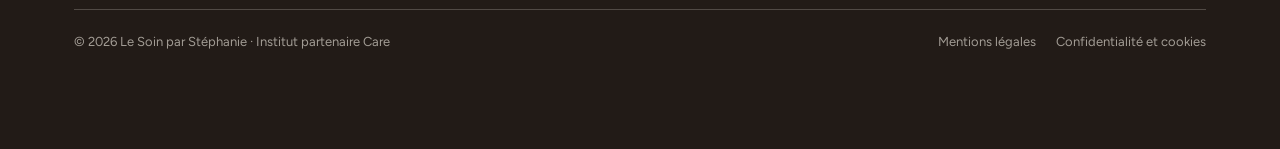
<file: bilan-de-peau.html>
<!doctype html>
<html lang="fr">
<head>
  <meta charset="utf-8">
  <meta name="viewport" content="width=device-width, initial-scale=1">
  <title>Le bilan de peau en 9 mesures · Le Soin par Stéphanie</title>
  <meta name="description" content="Comment se déroule le bilan de peau : 9 mesures (hydratation, nutrition, sébum, sensibilité, fermeté, rides, taches, pores, texture), lues avec vous, puis un premier soin et votre routine. De 2 h à 2 h 30.">
  <meta name="theme-color" content="#f7f2ea">
  <meta property="og:type" content="website">
  <meta property="og:title" content="Le bilan de peau en 9 mesures · Le Soin par Stéphanie">
  <meta property="og:description" content="Comment se déroule le bilan de peau : 9 mesures (hydratation, nutrition, sébum, sensibilité, fermeté, rides, taches, pores, texture), lues avec vous, puis un premier soin et votre routine. De 2 h à 2 h 30.">
  <meta property="og:locale" content="fr_BE">
  <link rel="icon" type="image/png" sizes="64x64" href="assets/img/logo/favicon.png">
  <link rel="apple-touch-icon" href="assets/img/logo/apple-touch-icon.png">
  <link rel="preconnect" href="https://fonts.googleapis.com">
  <link rel="preconnect" href="https://fonts.gstatic.com" crossorigin>
  <link href="https://fonts.googleapis.com/css2?family=Bodoni+Moda:wght@400;500&family=Cormorant+Garamond:ital,wght@0,500;0,600;1,500&family=Figtree:wght@400;500;600&display=swap" rel="stylesheet">
  <link rel="stylesheet" href="assets/css/styles.css">
  <script src="assets/js/main.js" defer></script>
  <script type="application/ld+json">
  {
    "@context": "https://schema.org",
    "@type": "BeautySalon",
    "name": "Le Soin par Stéphanie",
    "description": "Institut de soin du visage à Herve, partenaire Care : bilan de peau en 9 mesures, soins adaptés à votre peau et routine à domicile.",
    "founder": { "@type": "Person", "name": "Stéphanie Wathelet" },
    "telephone": "+32 495 79 17 38",
    "email": "stephaniewathelet54@gmail.com",
    "address": { "@type": "PostalAddress", "streetAddress": "Rue Moreau 20C", "postalCode": "4650", "addressLocality": "Herve", "addressCountry": "BE" },
    "containedInPlace": { "@type": "BeautySalon", "name": "La Beauté d'Alys" },
    "priceRange": "€€",
    "knowsAbout": ["Bilan de peau", "Soin du visage", "Care Personal Beauty"]
  }
  </script>
</head>
<body class="page page--bilan-de-peau">

  <a class="skip-link" href="#contenu">Aller au contenu</a>

  <!-- Logo : version vectorielle redessinée d'après le logo fourni, en attente de validation par Stéphanie.
       Le fichier original (PNG ou SVG) pourra le remplacer dans assets/img/logo/. -->
  <svg width="0" height="0" style="position:absolute" aria-hidden="true" focusable="false">
    <defs><path id="logo-arc" d="M73.6 93.9A165 165 0 0 1 326.4 93.9"/></defs>
    <symbol id="logo" viewBox="0 0 400 400">
      <path d="M320.2 79.8A170 170 0 1 1 79.8 79.8" fill="none" stroke="currentColor" stroke-width="2.4" stroke-linecap="round"/>
      <text font-family="Figtree, system-ui, sans-serif" font-size="13.5" font-weight="500" letter-spacing="6.5" fill="currentColor"><textPath href="#logo-arc" startOffset="50%" text-anchor="middle">PAR STÉPHANIE</textPath></text>
      <text x="200" y="236" font-family="'Bodoni Moda', 'Cormorant Garamond', Georgia, serif" font-size="196" font-weight="500" text-anchor="middle" fill="currentColor">S</text>
      <text x="200" y="291" font-family="'Bodoni Moda', 'Cormorant Garamond', Georgia, serif" font-size="32" font-weight="500" letter-spacing="3" text-anchor="middle" fill="currentColor">LE SOIN</text>
      <path d="M164 309.5h72" stroke="currentColor" stroke-width="1.3"/>
      <text x="200" y="336" font-family="Figtree, system-ui, sans-serif" font-size="10.5" font-weight="500" letter-spacing="2.4" text-anchor="middle" fill="currentColor">SOINS DU VISAGE</text>
    </symbol>
  </svg>

  <!-- Bandeau d'offre. À VALIDER : bilan offert ou payant, bon cadeau de Noël -->
  <div class="promo">
    <div class="container promo__inner">
      <span class="promo__text promo__text--long">Offre de lancement&nbsp;: votre bilan de peau offert avec votre premier soin</span>
      <span class="promo__text promo__text--short">Votre bilan de peau offert</span>
      <a class="promo__link" href="reserver.html">Réserver <span aria-hidden="true">→</span></a>
    </div>
  </div>

  <!-- En-tête -->
  <header class="header" id="haut">
    <div class="container header__inner">
      <a class="brand" href="index.html" aria-label="Le Soin par Stéphanie, retour à l'accueil"><svg class="brand__logo" aria-hidden="true" focusable="false"><use href="#logo"/></svg><span class="brand__text">Le Soin <em>par Stéphanie</em></span></a>

      <nav class="nav" aria-label="Navigation principale">
        <a class="nav__link is-current" aria-current="page" href="bilan-de-peau.html">Le bilan de peau</a>
        <a class="nav__link" href="soins.html">Les soins</a>
        <a class="nav__link" href="qui-suis-je.html">Qui suis-je</a>
        <a class="nav__link" href="produits.html">Produits Care</a>
        <a class="nav__link" href="tarifs.html">Tarifs</a>
      </nav>

      <div class="header__actions">
        <!-- À REMPLACER : le numéro professionnel définitif -->
        <a class="header__tel" href="tel:+32495791738" data-pos="header" aria-label="Appeler le +32 495 79 17 38" title="+32 495 79 17 38"><svg viewBox="0 0 24 24" fill="none" stroke="currentColor" stroke-width="1.8" stroke-linecap="round" stroke-linejoin="round" aria-hidden="true"><path d="M22 16.9v3a2 2 0 0 1-2.2 2 19.8 19.8 0 0 1-8.6-3.1 19.5 19.5 0 0 1-6-6A19.8 19.8 0 0 1 2.1 4.2 2 2 0 0 1 4.1 2h3a2 2 0 0 1 2 1.7c.1.9.4 1.8.7 2.7a2 2 0 0 1-.5 2.1L8.1 9.8a16 16 0 0 0 6 6l1.3-1.3a2 2 0 0 1 2.1-.4c.9.3 1.8.6 2.7.7a2 2 0 0 1 1.8 2z"/></svg></a>
        <a class="btn btn--primary btn--sm" href="reserver.html">Réserver mon bilan</a>
      </div>

      <button class="burger" type="button" aria-label="Ouvrir le menu" aria-expanded="false" aria-controls="menu">
        <span></span><span></span>
      </button>
    </div>
  </header>

  <!-- Menu mobile -->
  <div class="menu" id="menu" aria-hidden="true">
    <div class="container">
      <svg class="menu__logo" aria-hidden="true" focusable="false"><use href="#logo"/></svg>
      <nav class="menu__nav" aria-label="Navigation mobile">
        <a class="menu__link" href="index.html">Accueil</a>
        <a class="menu__link is-current" aria-current="page" href="bilan-de-peau.html">Le bilan de peau</a>
        <a class="menu__link" href="soins.html">Les soins</a>
        <a class="menu__link" href="qui-suis-je.html">Qui suis-je</a>
        <a class="menu__link" href="produits.html">Produits Care</a>
        <a class="menu__link" href="tarifs.html">Tarifs</a>
      </nav>
      <div class="menu__footer">
        <a class="btn btn--primary" href="reserver.html">Réserver mon bilan</a>
        <a class="btn btn--outline" href="tel:+32495791738" data-pos="menu">Appeler le +32 495 79 17 38</a>
      </div>
    </div>
  </div>

  <main id="contenu">

    <!-- ===================== HERO ===================== -->
    <section class="phero">
      <div class="container phero__grid">
        <div>
          <p class="eyebrow">Le bilan de peau</p>
          <h1 class="phero__title">Votre peau, lue en 9 mesures.</h1>
          <p class="lead">Avant tout soin, un appareil relève 9 mesures de votre visage. Nous les lisons avec vous, puis nous composons votre premier soin et votre routine. Ce premier rendez-vous dure de 2 h à 2 h 30.</p>
          <div class="phero__actions">
            <a class="btn btn--primary" href="reserver.html">Réserver mon bilan de peau <span class="btn__arrow" aria-hidden="true">→</span></a>
            <a class="link-arrow" href="#mesures">Les 9 mesures <span aria-hidden="true">↓</span></a>
          </div>
        </div>
        <!-- À REMPLACER : visuel Care de l'analyse, puis photo du shooting -->
        <figure class="photo photo--4x5">
          <img src="assets/img/photos/peau-gros-plan.jpg" alt="Gros plan sur l'œil et la joue, doigts posés sur la peau" width="937" height="1400" fetchpriority="high" decoding="async">
        </figure>
      </div>
    </section>

    <!-- ===================== LE PREMIER RENDEZ-VOUS ===================== -->
    <section class="section band" id="deroule">
      <div class="container">
        <header class="section__head">
          <p class="eyebrow">Votre premier rendez-vous</p>
          <h2 class="display">Un moment tout en douceur, pas à pas.</h2>
          <p class="lead">Un moment pour vous, sans douleur et sans marque. Il suffit de venir avec une peau propre.</p>
        </header>
        <!-- À CONFIRMER : durée de chaque temps -->
        <ol class="flow">
          <li class="flow__item"><span class="flow__num">01</span><h3 class="flow__title">L'accueil</h3><p class="flow__text">Nous parlons de votre peau, de vos habitudes et de ce que vous attendez. Un échange calme, autour d'une boisson.</p></li>
          <li class="flow__item"><span class="flow__num">02</span><h3 class="flow__title">L'analyse</h3><p class="flow__text">L'appareil photographie votre visage et relève 9 mesures, zone par zone. Vous voyez les images à l'écran.</p></li>
          <li class="flow__item"><span class="flow__num">03</span><h3 class="flow__title">La lecture ensemble</h3><p class="flow__text">Nous commentons chaque mesure avec vous. C'est votre identité cutanée, le point de départ de votre plan de soins.</p></li>
          <li class="flow__item"><span class="flow__num">04</span><h3 class="flow__title">Votre premier soin</h3><p class="flow__text">Un soin composé d'après votre bilan, avec les technologies qui conviennent à votre peau.</p></li>
          <li class="flow__item"><span class="flow__num">05</span><h3 class="flow__title">Votre routine</h3><p class="flow__text">Nous vous expliquons les gestes du matin et du soir, et vous repartez avec vos conseils écrits.</p></li>
          <li class="flow__item"><span class="flow__num">06</span><h3 class="flow__title">Le suivi</h3><p class="flow__text">Quelques semaines plus tard, nous remesurons votre peau et ajustons le plan selon ses progrès.</p></li>
        </ol>
      </div>
    </section>

    <!-- ===================== LES 9 MESURES ===================== -->
    <section class="section" id="mesures">
      <div class="container">
        <header class="section__head">
          <p class="eyebrow">Les 9 mesures</p>
          <h2 class="display">Ce que chaque mesure nous apprend sur votre peau.</h2>
          <p class="lead">Prises ensemble, les 9 mesures dessinent le portrait précis de votre peau et guident le choix de vos soins et de votre routine.</p>
        </header>
        <!-- À VALIDER avec Stéphanie : la liste exacte des 9 mesures et ce que chacune indique -->
        <ol class="measures">
          <li class="measure"><span class="measure__num">01</span><h3 class="measure__name">Hydratation</h3><p class="measure__text">La teneur en eau de la peau. Elle conditionne le confort, l'éclat et la tenue du maquillage.</p></li>
          <li class="measure"><span class="measure__num">02</span><h3 class="measure__name">Nutrition</h3><p class="measure__text">La richesse en lipides du film protecteur. Une peau peut être hydratée et pourtant manquer de nutrition.</p></li>
          <li class="measure"><span class="measure__num">03</span><h3 class="measure__name">Sébum</h3><p class="measure__text">La production de sébum sur la zone T et sur les joues. Elle distingue une peau grasse d'une peau déshydratée qui brille.</p></li>
          <li class="measure"><span class="measure__num">04</span><h3 class="measure__name">Sensibilité</h3><p class="measure__text">La réactivité de la peau. Elle guide la douceur des soins et le choix des produits.</p></li>
          <li class="measure"><span class="measure__num">05</span><h3 class="measure__name">Fermeté</h3><p class="measure__text">La tonicité de la peau et la tenue de l'ovale, comparées à ce qu'une peau de votre âge affiche en moyenne.</p></li>
          <li class="measure"><span class="measure__num">06</span><h3 class="measure__name">Rides</h3><p class="measure__text">Le nombre et la profondeur des lignes, du front au contour des lèvres. Ridules passagères ou rides installées.</p></li>
          <li class="measure"><span class="measure__num">07</span><h3 class="measure__name">Taches pigmentaires</h3><p class="measure__text">Les taches visibles, et celles qui se préparent sous la peau. On traite les unes et on protège des autres.</p></li>
          <li class="measure"><span class="measure__num">08</span><h3 class="measure__name">Pores</h3><p class="measure__text">La taille et la densité des pores, surtout sur le nez et le front.</p></li>
          <li class="measure"><span class="measure__num">09</span><h3 class="measure__name">Texture</h3><p class="measure__text">La régularité du grain de peau, au toucher comme à l'image. Elle progresse au fil des séances.</p></li>
        </ol>
      </div>
    </section>

    <!-- ===================== EN IMAGES ===================== -->
    <section class="section band--rose">
      <div class="container concept">
        <div>
          <p class="eyebrow">En images</p>
          <h2 class="display">Le bilan de peau, tel que vous le vivrez.</h2>
          <p class="lead" style="margin-top:18px">L'appareil Care photographie la peau sous plusieurs lumières et calcule les 9 mesures en quelques minutes. Vous découvrez votre peau comme vous ne l'avez jamais vue.</p>
          <p style="margin-top:22px"><a class="btn btn--primary" href="reserver.html">Réserver mon bilan de peau</a></p>
        </div>
        <!-- À INSÉRER : vidéo Care de l'analyse, puis vidéo du shooting -->
        <div class="ph ph--wide">
          <div>
            <svg viewBox="0 0 48 48" fill="none" stroke="currentColor" stroke-width="1.5" aria-hidden="true"><rect x="6" y="10" width="36" height="28" rx="4"/><path d="m20 18 10 6-10 6z"/></svg>
            <p class="ph__label">Vidéo de l'analyse<small>Vidéo Care, puis celle du shooting</small></p>
          </div>
        </div>
      </div>
    </section>

    <!-- ===================== QUESTIONS ===================== -->
    <section class="section" id="questions">
      <div class="container faq__grid">
        <div class="faq__intro">
          <p class="eyebrow">Vos questions</p>
          <h2 class="display">Avant de réserver.</h2>
          <p class="lead">Tout ce que l'on nous demande sur le bilan de peau.</p>
        </div>
        <div class="faq__list" data-accordion>
          <div class="faq__item">
            <button class="faq__q" type="button" aria-expanded="false" aria-controls="faq-b1" id="faq-bq1"><span>Est-ce douloureux&nbsp;?</span><span class="faq__icon" aria-hidden="true"></span></button>
            <div class="faq__panel" id="faq-b1" role="region" aria-labelledby="faq-bq1"><div class="faq__a"><p>Non. L'analyse se fait par contact léger et les soins sont non invasifs. Vous repartez sans rougeur durable et reprenez votre journée normalement.</p></div></div>
          </div>
          <div class="faq__item">
            <button class="faq__q" type="button" aria-expanded="false" aria-controls="faq-b2" id="faq-bq2"><span>Ma peau est sensible, est-ce pour moi&nbsp;?</span><span class="faq__icon" aria-hidden="true"></span></button>
            <div class="faq__panel" id="faq-b2" role="region" aria-labelledby="faq-bq2"><div class="faq__a"><p>Oui. La sensibilité est l'une des 9 mesures, et elle guide la douceur de chaque soin. Vous pouvez aussi tester des échantillons de produits avant de les adopter.</p></div></div>
          </div>
          <div class="faq__item">
            <button class="faq__q" type="button" aria-expanded="false" aria-controls="faq-b3" id="faq-bq3"><span>Y a-t-il des contre-indications&nbsp;?</span><span class="faq__icon" aria-hidden="true"></span></button>
            <div class="faq__panel" id="faq-b3" role="region" aria-labelledby="faq-bq3"><div class="faq__a"><p>Certaines technologies ne sont pas utilisées pendant la grossesse, en cas de pacemaker ou d'implant métallique au visage. Nous en parlons lors du bilan, et le soin s'adapte.</p></div></div>
          </div>
          <div class="faq__item">
            <button class="faq__q" type="button" aria-expanded="false" aria-controls="faq-b4" id="faq-bq4"><span>Combien de temps dure le premier rendez-vous&nbsp;?</span><span class="faq__icon" aria-hidden="true"></span></button>
            <div class="faq__panel" id="faq-b4" role="region" aria-labelledby="faq-bq4"><div class="faq__a"><p>De 2 h à 2 h 30, le temps du bilan, de sa lecture, d'un premier soin et de votre routine. Prévoyez de venir démaquillée, ou nous le faisons sur place.</p></div></div>
          </div>
          <div class="faq__item">
            <button class="faq__q" type="button" aria-expanded="false" aria-controls="faq-b5" id="faq-bq5"><span>Combien ça coûte&nbsp;?</span><span class="faq__icon" aria-hidden="true"></span></button>
            <div class="faq__panel" id="faq-b5" role="region" aria-labelledby="faq-bq5"><div class="faq__a"><p>Les tarifs sont indiqués sur la page Tarifs, et confirmés avant chaque soin. Rien n'est ajouté sans votre accord.</p></div></div>
          </div>
          <div class="faq__item">
            <button class="faq__q" type="button" aria-expanded="false" aria-controls="faq-b6" id="faq-bq6"><span>Dois-je acheter des produits&nbsp;?</span><span class="faq__icon" aria-hidden="true"></span></button>
            <div class="faq__panel" id="faq-b6" role="region" aria-labelledby="faq-bq6"><div class="faq__a"><p>Non. Nous vous conseillons une routine d'après votre bilan, souvent trois produits pour commencer, et vous choisissez librement. Ils sont en vente à l'institut uniquement.</p></div></div>
          </div>
        </div>
      </div>
    </section>

    <!-- ===================== APPEL ===================== -->
    <section class="section--tight">
      <div class="container">
        <div class="cta-band">
          <div>
            <h2 class="title">Commencez par votre bilan de peau.</h2>
            <p>Un premier rendez-vous de 2 h à 2 h 30, sans engagement. Nous vous rappelons sous 24 h.</p>
          </div>
          <a class="btn btn--light" href="reserver.html">Réserver mon bilan de peau <span class="btn__arrow" aria-hidden="true">→</span></a>
        </div>
      </div>
    </section>
  </main>

  <!-- ===================== PIED DE PAGE ===================== -->
  <footer class="footer">
    <div class="container">
      <div class="footer__grid">
        <div class="footer__col">
          <a class="footer__logo" href="index.html" aria-label="Le Soin par Stéphanie, retour à l'accueil"><svg aria-hidden="true" focusable="false"><use href="#logo"/></svg></a>
          <p class="footer__tagline">Institut de soin du visage à Herve, partenaire Care. Un bilan de peau en 9 mesures, des soins adaptés à votre peau, une routine qui vous ressemble.</p>
        </div>
        <div class="footer__col">
          <span class="footer__title">Le site</span>
          <a class="footer__link" href="bilan-de-peau.html">Le bilan de peau</a>
          <a class="footer__link" href="soins.html">Les soins</a>
          <a class="footer__link" href="qui-suis-je.html">Qui suis-je</a>
          <a class="footer__link" href="produits.html">Produits Care</a>
          <a class="footer__link" href="tarifs.html">Tarifs</a>
          <a class="footer__link" href="reserver.html">Réserver mon bilan</a>
        </div>
        <div class="footer__col">
          <span class="footer__title">Nous trouver</span>
          <span class="footer__muted">Rue Moreau 20C · 4650 Herve<br>Cabine chez La Beauté d'Alys</span>
          <a class="footer__link" href="tel:+32495791738" data-pos="footer">+32 495 79 17 38</a>
          <a class="footer__link" href="mailto:stephaniewathelet54@gmail.com">stephaniewathelet54@gmail.com</a>
          <span class="footer__muted">Sur rendez-vous uniquement</span>
        </div>
        <div class="footer__col">
          <span class="footer__title">Suivre</span>
          <!-- À COMPLÉTER : liens des réseaux -->
          <a class="footer__link" href="#" rel="noopener">Instagram</a>
          <a class="footer__link" href="#" rel="noopener">Facebook</a>
        </div>
      </div>
      <div class="footer__bottom">
        <span>© <span data-year>2026</span> Le Soin par Stéphanie · Institut partenaire Care</span>
        <div class="footer__legal">
          <a href="mentions-legales.html">Mentions légales</a>
          <a href="confidentialite.html">Confidentialité et cookies</a>
        </div>
      </div>
    </div>
  </footer>

  <!-- Barre fixe sur mobile -->
  <div class="barfix" aria-label="Réserver ou appeler">
    <div class="barfix__inner">
      <a class="btn btn--primary" href="reserver.html">Réserver mon bilan</a>
      <a class="barfix__tel" href="tel:+32495791738" aria-label="Appeler l'institut" data-pos="barre-mobile"><svg viewBox="0 0 24 24" fill="none" stroke="currentColor" stroke-width="1.8" stroke-linecap="round" stroke-linejoin="round" aria-hidden="true"><path d="M22 16.9v3a2 2 0 0 1-2.2 2 19.8 19.8 0 0 1-8.6-3.1 19.5 19.5 0 0 1-6-6A19.8 19.8 0 0 1 2.1 4.2 2 2 0 0 1 4.1 2h3a2 2 0 0 1 2 1.7c.1.9.4 1.8.7 2.7a2 2 0 0 1-.5 2.1L8.1 9.8a16 16 0 0 0 6 6l1.3-1.3a2 2 0 0 1 2.1-.4c.9.3 1.8.6 2.7.7a2 2 0 0 1 1.8 2z"/></svg></a>
    </div>
  </div>

  <!-- Bandeau cookies : la mesure d'audience ne se charge qu'après accord -->
  <div class="consent" data-consent role="region" aria-label="Cookies">
    <p class="consent__text">Nous utilisons des cookies de mesure d'audience pour comprendre comment le site est consulté et améliorer nos campagnes. Vous pouvez refuser. <a href="confidentialite.html">En savoir plus</a></p>
    <div class="consent__btns">
      <button class="btn btn--outline btn--sm" type="button" data-consent-refuse>Refuser</button>
      <button class="btn btn--primary btn--sm" type="button" data-consent-accept>Accepter</button>
    </div>
  </div>

</body>
</html>
</file>
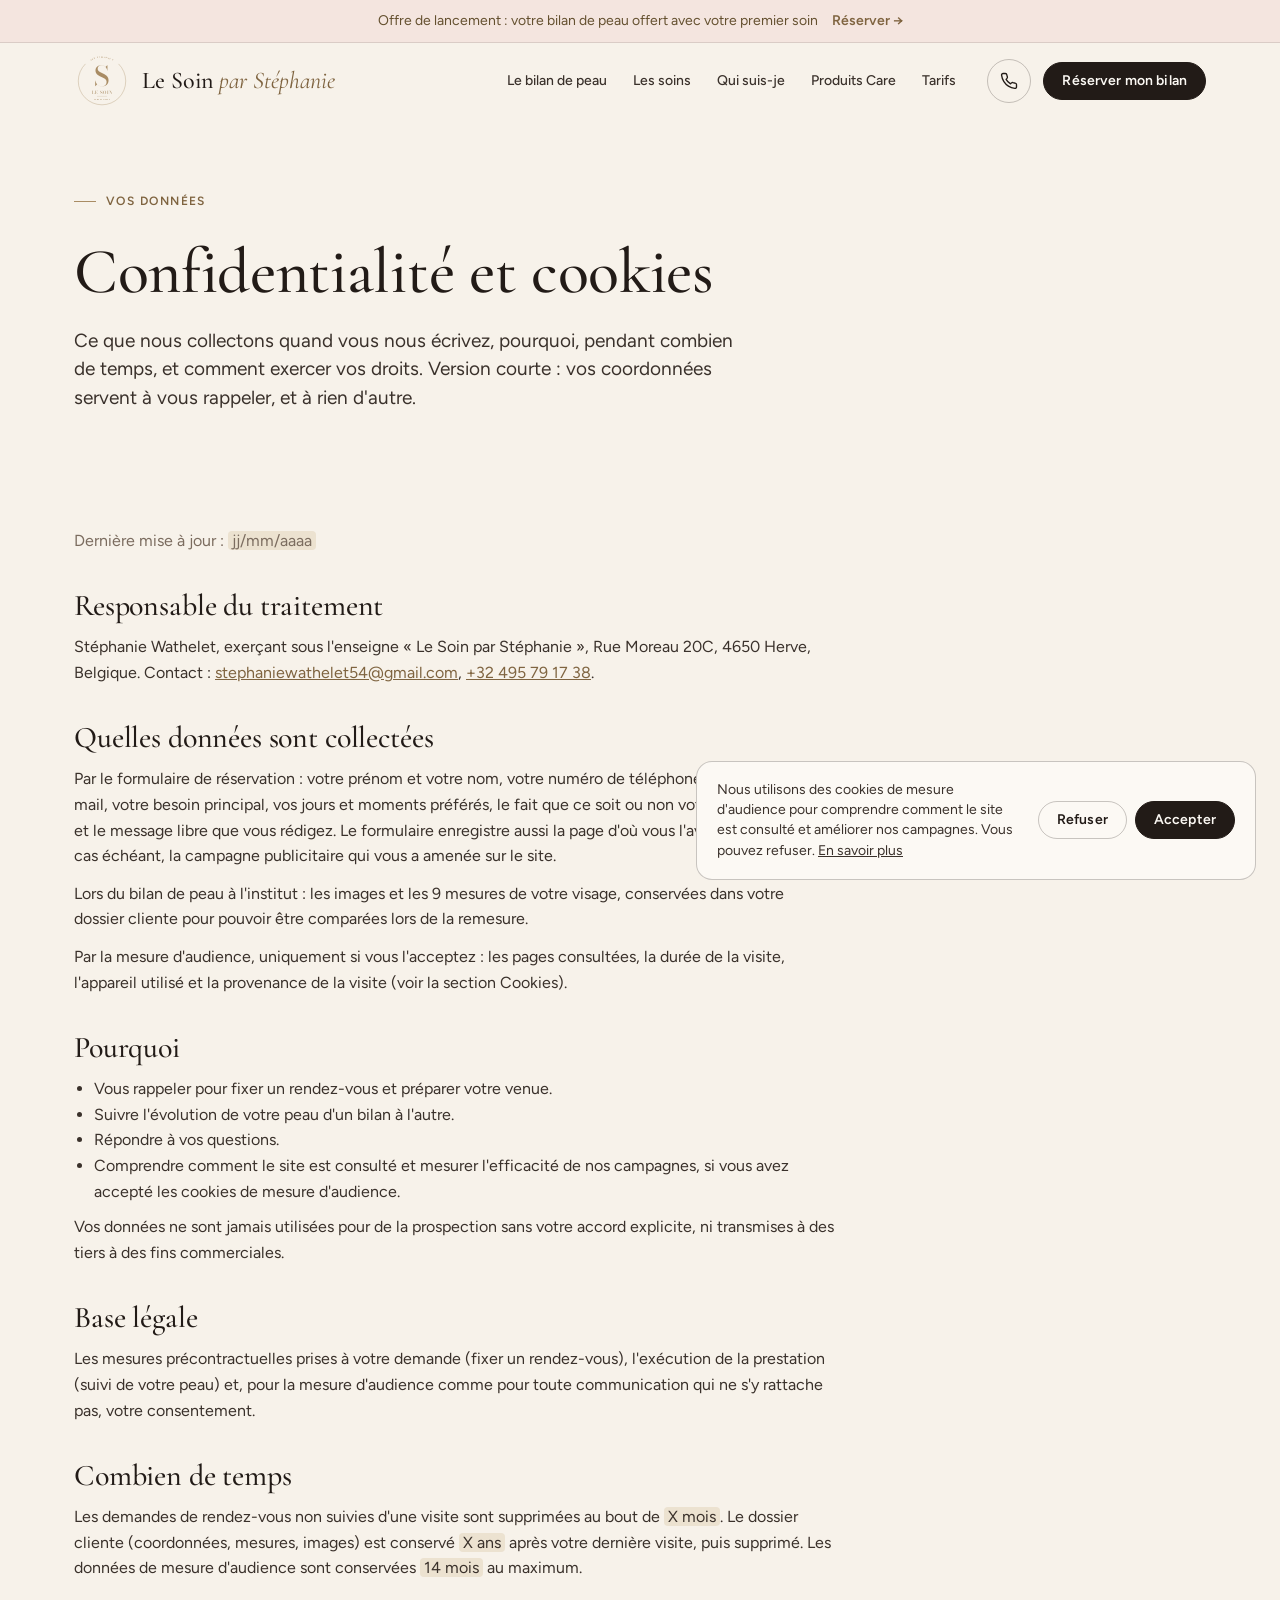
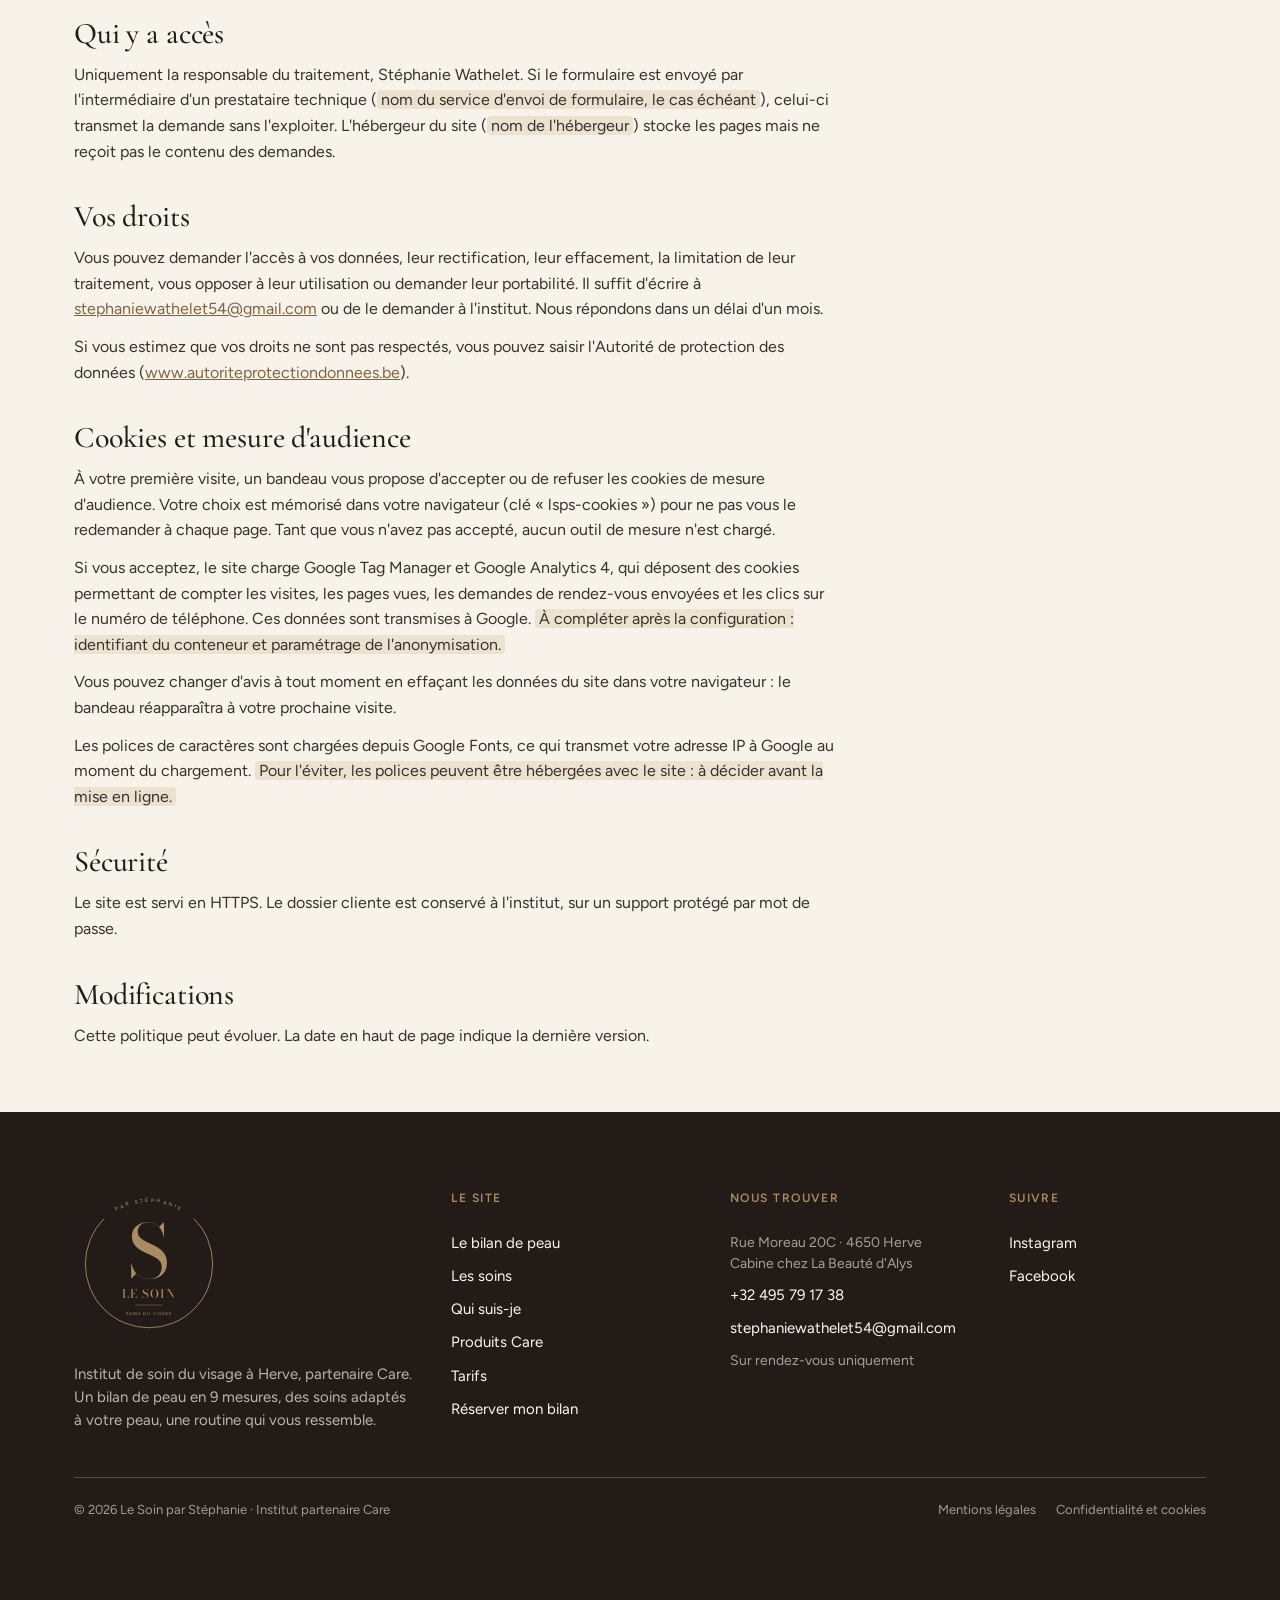
<file: confidentialite.html>
<!doctype html>
<html lang="fr">
<head>
  <meta charset="utf-8">
  <meta name="viewport" content="width=device-width, initial-scale=1">
  <title>Confidentialité et cookies · Le Soin par Stéphanie</title>
  <meta name="description" content="Quelles données sont collectées par le site et l'institut, pourquoi, combien de temps, les cookies de mesure d'audience, et comment exercer vos droits.">
  <meta name="theme-color" content="#f7f2ea">
  <meta property="og:type" content="website">
  <meta property="og:title" content="Confidentialité et cookies · Le Soin par Stéphanie">
  <meta property="og:description" content="Quelles données sont collectées par le site et l'institut, pourquoi, combien de temps, les cookies de mesure d'audience, et comment exercer vos droits.">
  <meta property="og:locale" content="fr_BE">
  <link rel="icon" type="image/png" sizes="64x64" href="assets/img/logo/favicon.png">
  <link rel="apple-touch-icon" href="assets/img/logo/apple-touch-icon.png">
  <link rel="preconnect" href="https://fonts.googleapis.com">
  <link rel="preconnect" href="https://fonts.gstatic.com" crossorigin>
  <link href="https://fonts.googleapis.com/css2?family=Bodoni+Moda:wght@400;500&family=Cormorant+Garamond:ital,wght@0,500;0,600;1,500&family=Figtree:wght@400;500;600&display=swap" rel="stylesheet">
  <link rel="stylesheet" href="assets/css/styles.css">
  <script src="assets/js/main.js" defer></script>
  <script type="application/ld+json">
  {
    "@context": "https://schema.org",
    "@type": "BeautySalon",
    "name": "Le Soin par Stéphanie",
    "description": "Institut de soin du visage à Herve, partenaire Care : bilan de peau en 9 mesures, soins adaptés à votre peau et routine à domicile.",
    "founder": { "@type": "Person", "name": "Stéphanie Wathelet" },
    "telephone": "+32 495 79 17 38",
    "email": "stephaniewathelet54@gmail.com",
    "address": { "@type": "PostalAddress", "streetAddress": "Rue Moreau 20C", "postalCode": "4650", "addressLocality": "Herve", "addressCountry": "BE" },
    "containedInPlace": { "@type": "BeautySalon", "name": "La Beauté d'Alys" },
    "priceRange": "€€",
    "knowsAbout": ["Bilan de peau", "Soin du visage", "Care Personal Beauty"]
  }
  </script>
</head>
<body class="page page--confidentialite">

  <a class="skip-link" href="#contenu">Aller au contenu</a>

  <!-- Logo : version vectorielle redessinée d'après le logo fourni, en attente de validation par Stéphanie.
       Le fichier original (PNG ou SVG) pourra le remplacer dans assets/img/logo/. -->
  <svg width="0" height="0" style="position:absolute" aria-hidden="true" focusable="false">
    <defs><path id="logo-arc" d="M73.6 93.9A165 165 0 0 1 326.4 93.9"/></defs>
    <symbol id="logo" viewBox="0 0 400 400">
      <path d="M320.2 79.8A170 170 0 1 1 79.8 79.8" fill="none" stroke="currentColor" stroke-width="2.4" stroke-linecap="round"/>
      <text font-family="Figtree, system-ui, sans-serif" font-size="13.5" font-weight="500" letter-spacing="6.5" fill="currentColor"><textPath href="#logo-arc" startOffset="50%" text-anchor="middle">PAR STÉPHANIE</textPath></text>
      <text x="200" y="236" font-family="'Bodoni Moda', 'Cormorant Garamond', Georgia, serif" font-size="196" font-weight="500" text-anchor="middle" fill="currentColor">S</text>
      <text x="200" y="291" font-family="'Bodoni Moda', 'Cormorant Garamond', Georgia, serif" font-size="32" font-weight="500" letter-spacing="3" text-anchor="middle" fill="currentColor">LE SOIN</text>
      <path d="M164 309.5h72" stroke="currentColor" stroke-width="1.3"/>
      <text x="200" y="336" font-family="Figtree, system-ui, sans-serif" font-size="10.5" font-weight="500" letter-spacing="2.4" text-anchor="middle" fill="currentColor">SOINS DU VISAGE</text>
    </symbol>
  </svg>

  <!-- Bandeau d'offre. À VALIDER : bilan offert ou payant, bon cadeau de Noël -->
  <div class="promo">
    <div class="container promo__inner">
      <span class="promo__text promo__text--long">Offre de lancement&nbsp;: votre bilan de peau offert avec votre premier soin</span>
      <span class="promo__text promo__text--short">Votre bilan de peau offert</span>
      <a class="promo__link" href="reserver.html">Réserver <span aria-hidden="true">→</span></a>
    </div>
  </div>

  <!-- En-tête -->
  <header class="header" id="haut">
    <div class="container header__inner">
      <a class="brand" href="index.html" aria-label="Le Soin par Stéphanie, retour à l'accueil"><svg class="brand__logo" aria-hidden="true" focusable="false"><use href="#logo"/></svg><span class="brand__text">Le Soin <em>par Stéphanie</em></span></a>

      <nav class="nav" aria-label="Navigation principale">
        <a class="nav__link" href="bilan-de-peau.html">Le bilan de peau</a>
        <a class="nav__link" href="soins.html">Les soins</a>
        <a class="nav__link" href="qui-suis-je.html">Qui suis-je</a>
        <a class="nav__link" href="produits.html">Produits Care</a>
        <a class="nav__link" href="tarifs.html">Tarifs</a>
      </nav>

      <div class="header__actions">
        <!-- À REMPLACER : le numéro professionnel définitif -->
        <a class="header__tel" href="tel:+32495791738" data-pos="header" aria-label="Appeler le +32 495 79 17 38" title="+32 495 79 17 38"><svg viewBox="0 0 24 24" fill="none" stroke="currentColor" stroke-width="1.8" stroke-linecap="round" stroke-linejoin="round" aria-hidden="true"><path d="M22 16.9v3a2 2 0 0 1-2.2 2 19.8 19.8 0 0 1-8.6-3.1 19.5 19.5 0 0 1-6-6A19.8 19.8 0 0 1 2.1 4.2 2 2 0 0 1 4.1 2h3a2 2 0 0 1 2 1.7c.1.9.4 1.8.7 2.7a2 2 0 0 1-.5 2.1L8.1 9.8a16 16 0 0 0 6 6l1.3-1.3a2 2 0 0 1 2.1-.4c.9.3 1.8.6 2.7.7a2 2 0 0 1 1.8 2z"/></svg></a>
        <a class="btn btn--primary btn--sm" href="reserver.html">Réserver mon bilan</a>
      </div>

      <button class="burger" type="button" aria-label="Ouvrir le menu" aria-expanded="false" aria-controls="menu">
        <span></span><span></span>
      </button>
    </div>
  </header>

  <!-- Menu mobile -->
  <div class="menu" id="menu" aria-hidden="true">
    <div class="container">
      <svg class="menu__logo" aria-hidden="true" focusable="false"><use href="#logo"/></svg>
      <nav class="menu__nav" aria-label="Navigation mobile">
        <a class="menu__link" href="index.html">Accueil</a>
        <a class="menu__link" href="bilan-de-peau.html">Le bilan de peau</a>
        <a class="menu__link" href="soins.html">Les soins</a>
        <a class="menu__link" href="qui-suis-je.html">Qui suis-je</a>
        <a class="menu__link" href="produits.html">Produits Care</a>
        <a class="menu__link" href="tarifs.html">Tarifs</a>
      </nav>
      <div class="menu__footer">
        <a class="btn btn--primary" href="reserver.html">Réserver mon bilan</a>
        <a class="btn btn--outline" href="tel:+32495791738" data-pos="menu">Appeler le +32 495 79 17 38</a>
      </div>
    </div>
  </div>

  <main id="contenu">

    <section class="phero">
      <div class="container">
        <p class="eyebrow">Vos données</p>
        <h1 class="phero__title">Confidentialité et cookies</h1>
        <p class="lead">Ce que nous collectons quand vous nous écrivez, pourquoi, pendant combien de temps, et comment exercer vos droits. Version courte&nbsp;: vos coordonnées servent à vous rappeler, et à rien d'autre.</p>
      </div>
    </section>

    <section class="section--tight">
      <div class="container">
        <div class="prose">
          <!-- À COMPLÉTER : passages entre <mark>, et durées de conservation -->
          <p class="prose__meta">Dernière mise à jour&nbsp;: <mark>jj/mm/aaaa</mark></p>

          <h2>Responsable du traitement</h2>
          <p>Stéphanie Wathelet, exerçant sous l'enseigne «&nbsp;Le Soin par Stéphanie&nbsp;», Rue Moreau 20C, 4650 Herve, Belgique. Contact&nbsp;: <a href="mailto:stephaniewathelet54@gmail.com">stephaniewathelet54@gmail.com</a>, <a href="tel:+32495791738">+32 495 79 17 38</a>.</p>

          <h2>Quelles données sont collectées</h2>
          <p>Par le formulaire de réservation&nbsp;: votre prénom et votre nom, votre numéro de téléphone, votre adresse e-mail, votre besoin principal, vos jours et moments préférés, le fait que ce soit ou non votre première visite, et le message libre que vous rédigez. Le formulaire enregistre aussi la page d'où vous l'avez envoyé et, le cas échéant, la campagne publicitaire qui vous a amenée sur le site.</p>
          <p>Lors du bilan de peau à l'institut&nbsp;: les images et les 9 mesures de votre visage, conservées dans votre dossier cliente pour pouvoir être comparées lors de la remesure.</p>
          <p>Par la mesure d'audience, uniquement si vous l'acceptez&nbsp;: les pages consultées, la durée de la visite, l'appareil utilisé et la provenance de la visite (voir la section Cookies).</p>

          <h2>Pourquoi</h2>
          <ul>
            <li>Vous rappeler pour fixer un rendez-vous et préparer votre venue.</li>
            <li>Suivre l'évolution de votre peau d'un bilan à l'autre.</li>
            <li>Répondre à vos questions.</li>
            <li>Comprendre comment le site est consulté et mesurer l'efficacité de nos campagnes, si vous avez accepté les cookies de mesure d'audience.</li>
          </ul>
          <p>Vos données ne sont jamais utilisées pour de la prospection sans votre accord explicite, ni transmises à des tiers à des fins commerciales.</p>

          <h2>Base légale</h2>
          <p>Les mesures précontractuelles prises à votre demande (fixer un rendez-vous), l'exécution de la prestation (suivi de votre peau) et, pour la mesure d'audience comme pour toute communication qui ne s'y rattache pas, votre consentement.</p>

          <h2>Combien de temps</h2>
          <p>Les demandes de rendez-vous non suivies d'une visite sont supprimées au bout de <mark>X mois</mark>. Le dossier cliente (coordonnées, mesures, images) est conservé <mark>X ans</mark> après votre dernière visite, puis supprimé. Les données de mesure d'audience sont conservées <mark>14 mois</mark> au maximum.</p>

          <h2>Qui y a accès</h2>
          <p>Uniquement la responsable du traitement, Stéphanie Wathelet. Si le formulaire est envoyé par l'intermédiaire d'un prestataire technique (<mark>nom du service d'envoi de formulaire, le cas échéant</mark>), celui-ci transmet la demande sans l'exploiter. L'hébergeur du site (<mark>nom de l'hébergeur</mark>) stocke les pages mais ne reçoit pas le contenu des demandes.</p>

          <h2>Vos droits</h2>
          <p>Vous pouvez demander l'accès à vos données, leur rectification, leur effacement, la limitation de leur traitement, vous opposer à leur utilisation ou demander leur portabilité. Il suffit d'écrire à <a href="mailto:stephaniewathelet54@gmail.com">stephaniewathelet54@gmail.com</a> ou de le demander à l'institut. Nous répondons dans un délai d'un mois.</p>
          <p>Si vous estimez que vos droits ne sont pas respectés, vous pouvez saisir l'Autorité de protection des données (<a href="https://www.autoriteprotectiondonnees.be" target="_blank" rel="noopener">www.autoriteprotectiondonnees.be</a>).</p>

          <h2 id="cookies">Cookies et mesure d'audience</h2>
          <p>À votre première visite, un bandeau vous propose d'accepter ou de refuser les cookies de mesure d'audience. Votre choix est mémorisé dans votre navigateur (clé «&nbsp;lsps-cookies&nbsp;») pour ne pas vous le redemander à chaque page. Tant que vous n'avez pas accepté, aucun outil de mesure n'est chargé.</p>
          <p>Si vous acceptez, le site charge Google Tag Manager et Google Analytics 4, qui déposent des cookies permettant de compter les visites, les pages vues, les demandes de rendez-vous envoyées et les clics sur le numéro de téléphone. Ces données sont transmises à Google. <mark>À compléter après la configuration&nbsp;: identifiant du conteneur et paramétrage de l'anonymisation.</mark></p>
          <p>Vous pouvez changer d'avis à tout moment en effaçant les données du site dans votre navigateur&nbsp;: le bandeau réapparaîtra à votre prochaine visite.</p>
          <p>Les polices de caractères sont chargées depuis Google Fonts, ce qui transmet votre adresse IP à Google au moment du chargement. <mark>Pour l'éviter, les polices peuvent être hébergées avec le site&nbsp;: à décider avant la mise en ligne.</mark></p>

          <h2>Sécurité</h2>
          <p>Le site est servi en HTTPS. Le dossier cliente est conservé à l'institut, sur un support protégé par mot de passe.</p>

          <h2>Modifications</h2>
          <p>Cette politique peut évoluer. La date en haut de page indique la dernière version.</p>
        </div>
      </div>
    </section>
  </main>

  <!-- ===================== PIED DE PAGE ===================== -->
  <footer class="footer">
    <div class="container">
      <div class="footer__grid">
        <div class="footer__col">
          <a class="footer__logo" href="index.html" aria-label="Le Soin par Stéphanie, retour à l'accueil"><svg aria-hidden="true" focusable="false"><use href="#logo"/></svg></a>
          <p class="footer__tagline">Institut de soin du visage à Herve, partenaire Care. Un bilan de peau en 9 mesures, des soins adaptés à votre peau, une routine qui vous ressemble.</p>
        </div>
        <div class="footer__col">
          <span class="footer__title">Le site</span>
          <a class="footer__link" href="bilan-de-peau.html">Le bilan de peau</a>
          <a class="footer__link" href="soins.html">Les soins</a>
          <a class="footer__link" href="qui-suis-je.html">Qui suis-je</a>
          <a class="footer__link" href="produits.html">Produits Care</a>
          <a class="footer__link" href="tarifs.html">Tarifs</a>
          <a class="footer__link" href="reserver.html">Réserver mon bilan</a>
        </div>
        <div class="footer__col">
          <span class="footer__title">Nous trouver</span>
          <span class="footer__muted">Rue Moreau 20C · 4650 Herve<br>Cabine chez La Beauté d'Alys</span>
          <a class="footer__link" href="tel:+32495791738" data-pos="footer">+32 495 79 17 38</a>
          <a class="footer__link" href="mailto:stephaniewathelet54@gmail.com">stephaniewathelet54@gmail.com</a>
          <span class="footer__muted">Sur rendez-vous uniquement</span>
        </div>
        <div class="footer__col">
          <span class="footer__title">Suivre</span>
          <!-- À COMPLÉTER : liens des réseaux -->
          <a class="footer__link" href="#" rel="noopener">Instagram</a>
          <a class="footer__link" href="#" rel="noopener">Facebook</a>
        </div>
      </div>
      <div class="footer__bottom">
        <span>© <span data-year>2026</span> Le Soin par Stéphanie · Institut partenaire Care</span>
        <div class="footer__legal">
          <a href="mentions-legales.html">Mentions légales</a>
          <a href="confidentialite.html">Confidentialité et cookies</a>
        </div>
      </div>
    </div>
  </footer>

  <!-- Barre fixe sur mobile -->
  <div class="barfix" aria-label="Réserver ou appeler">
    <div class="barfix__inner">
      <a class="btn btn--primary" href="reserver.html">Réserver mon bilan</a>
      <a class="barfix__tel" href="tel:+32495791738" aria-label="Appeler l'institut" data-pos="barre-mobile"><svg viewBox="0 0 24 24" fill="none" stroke="currentColor" stroke-width="1.8" stroke-linecap="round" stroke-linejoin="round" aria-hidden="true"><path d="M22 16.9v3a2 2 0 0 1-2.2 2 19.8 19.8 0 0 1-8.6-3.1 19.5 19.5 0 0 1-6-6A19.8 19.8 0 0 1 2.1 4.2 2 2 0 0 1 4.1 2h3a2 2 0 0 1 2 1.7c.1.9.4 1.8.7 2.7a2 2 0 0 1-.5 2.1L8.1 9.8a16 16 0 0 0 6 6l1.3-1.3a2 2 0 0 1 2.1-.4c.9.3 1.8.6 2.7.7a2 2 0 0 1 1.8 2z"/></svg></a>
    </div>
  </div>

  <!-- Bandeau cookies : la mesure d'audience ne se charge qu'après accord -->
  <div class="consent" data-consent role="region" aria-label="Cookies">
    <p class="consent__text">Nous utilisons des cookies de mesure d'audience pour comprendre comment le site est consulté et améliorer nos campagnes. Vous pouvez refuser. <a href="confidentialite.html">En savoir plus</a></p>
    <div class="consent__btns">
      <button class="btn btn--outline btn--sm" type="button" data-consent-refuse>Refuser</button>
      <button class="btn btn--primary btn--sm" type="button" data-consent-accept>Accepter</button>
    </div>
  </div>

</body>
</html>
</file>
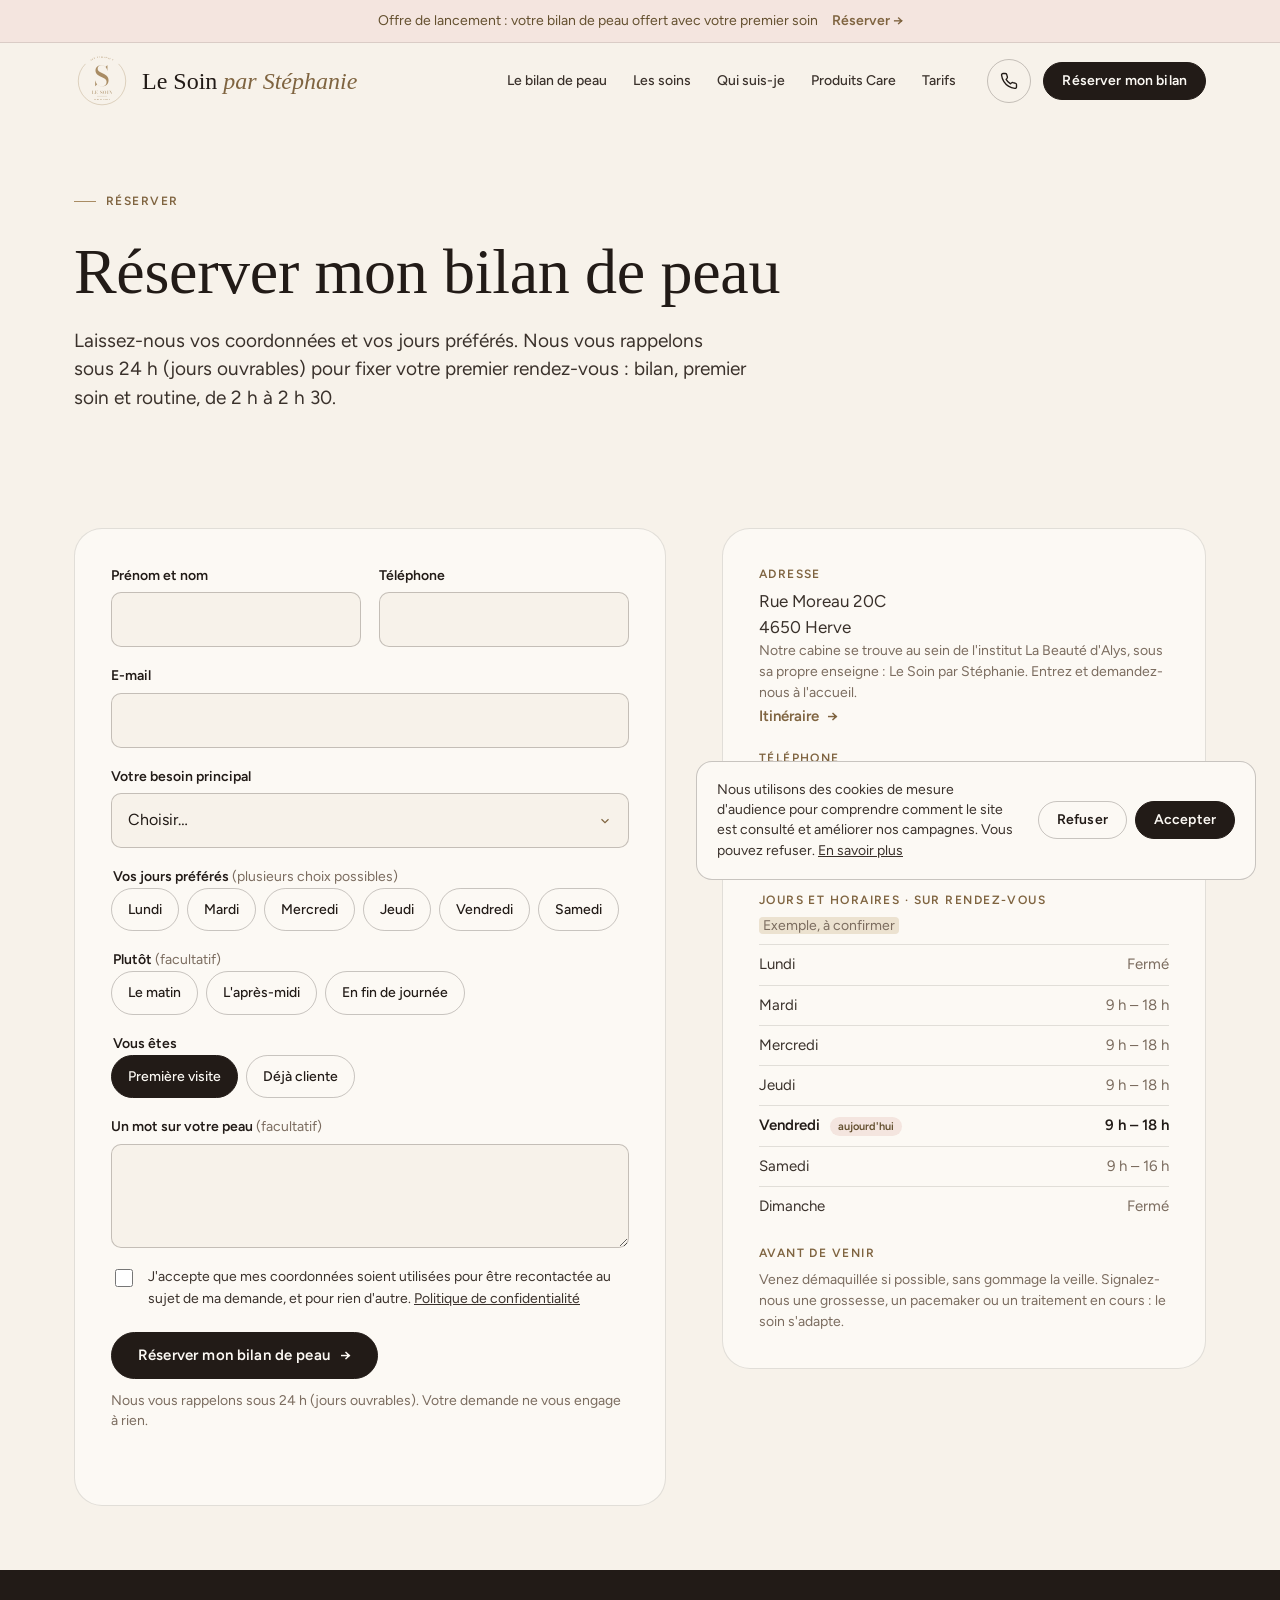
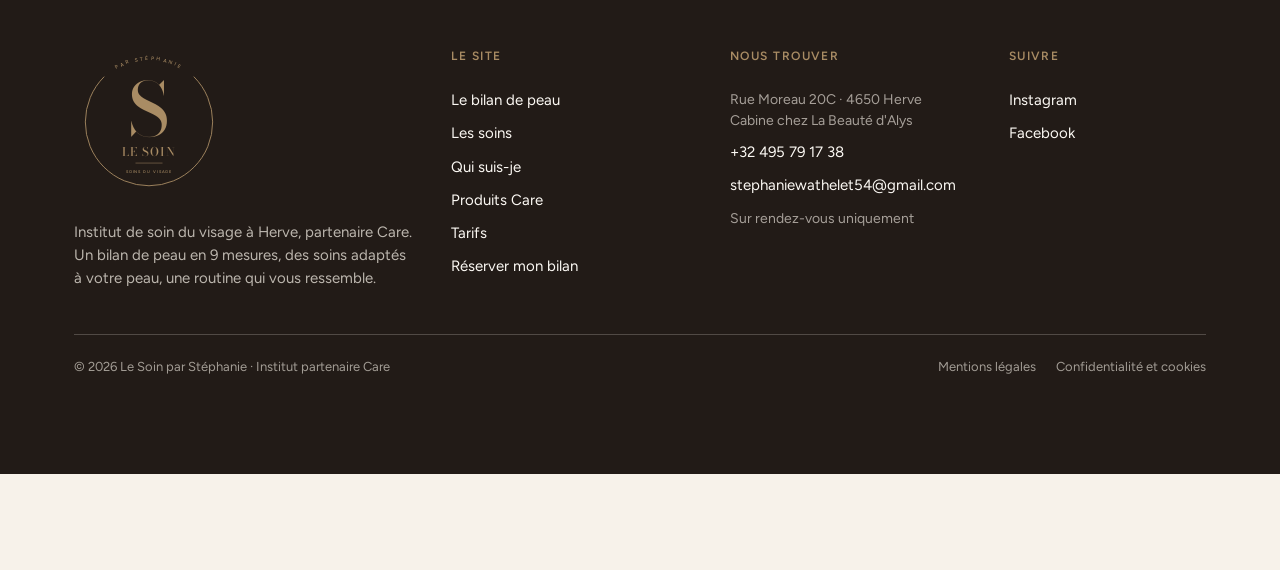
<file: contact.html>
<!doctype html>
<html lang="fr">
<head>
  <meta charset="utf-8">
  <meta name="viewport" content="width=device-width, initial-scale=1">
  <meta name="robots" content="noindex">
  <meta http-equiv="refresh" content="0; url=reserver.html">
  <link rel="canonical" href="reserver.html">
  <title>Redirection · Le Soin par Stéphanie</title>
  <!-- Cette page a changé d'adresse. Sur le serveur, prévoir une redirection 301 de contact.html vers reserver.html (voir README). -->
</head>
<body style="font-family:Georgia,serif;background:#f7f2ea;color:#221b17;padding:48px 24px;text-align:center">
  <p>Cette page a changé d'adresse. <a href="reserver.html" style="color:#7f6440">Réserver mon bilan de peau</a></p>
</body>
</html>
</file>
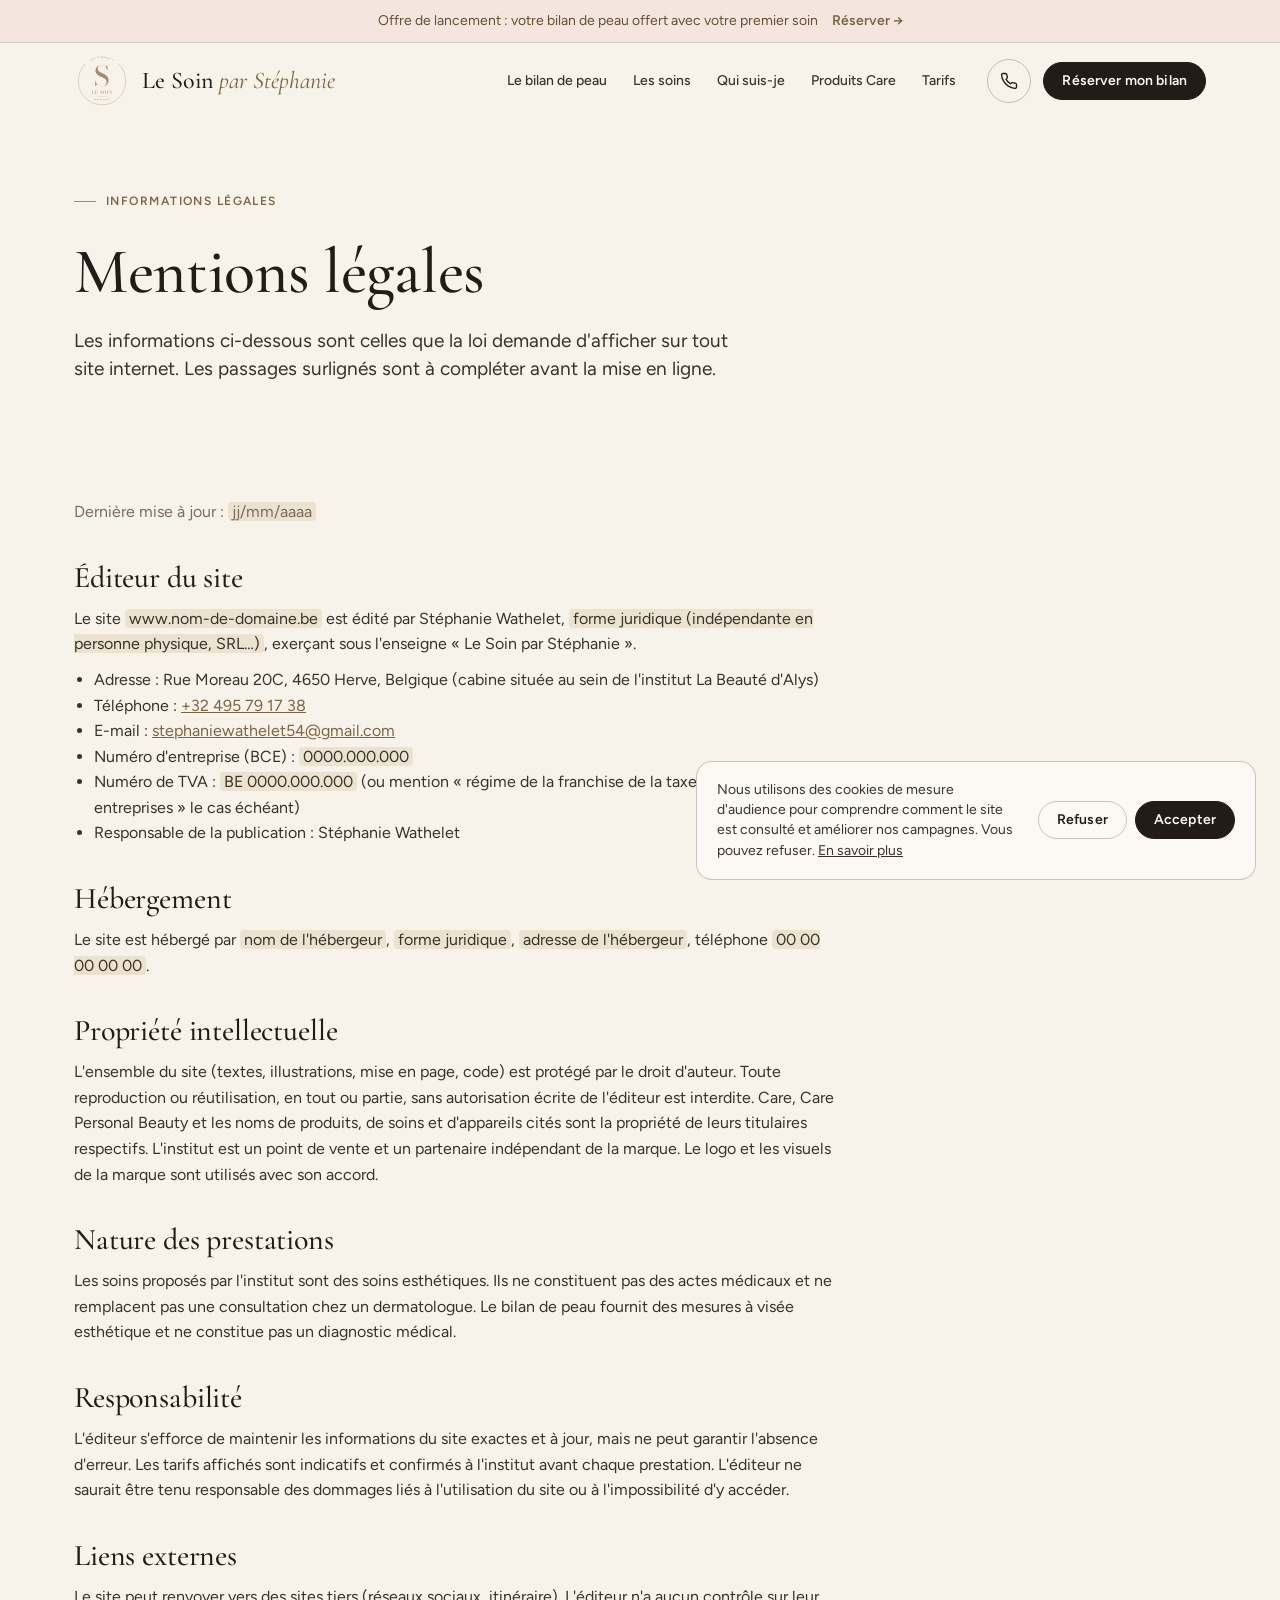
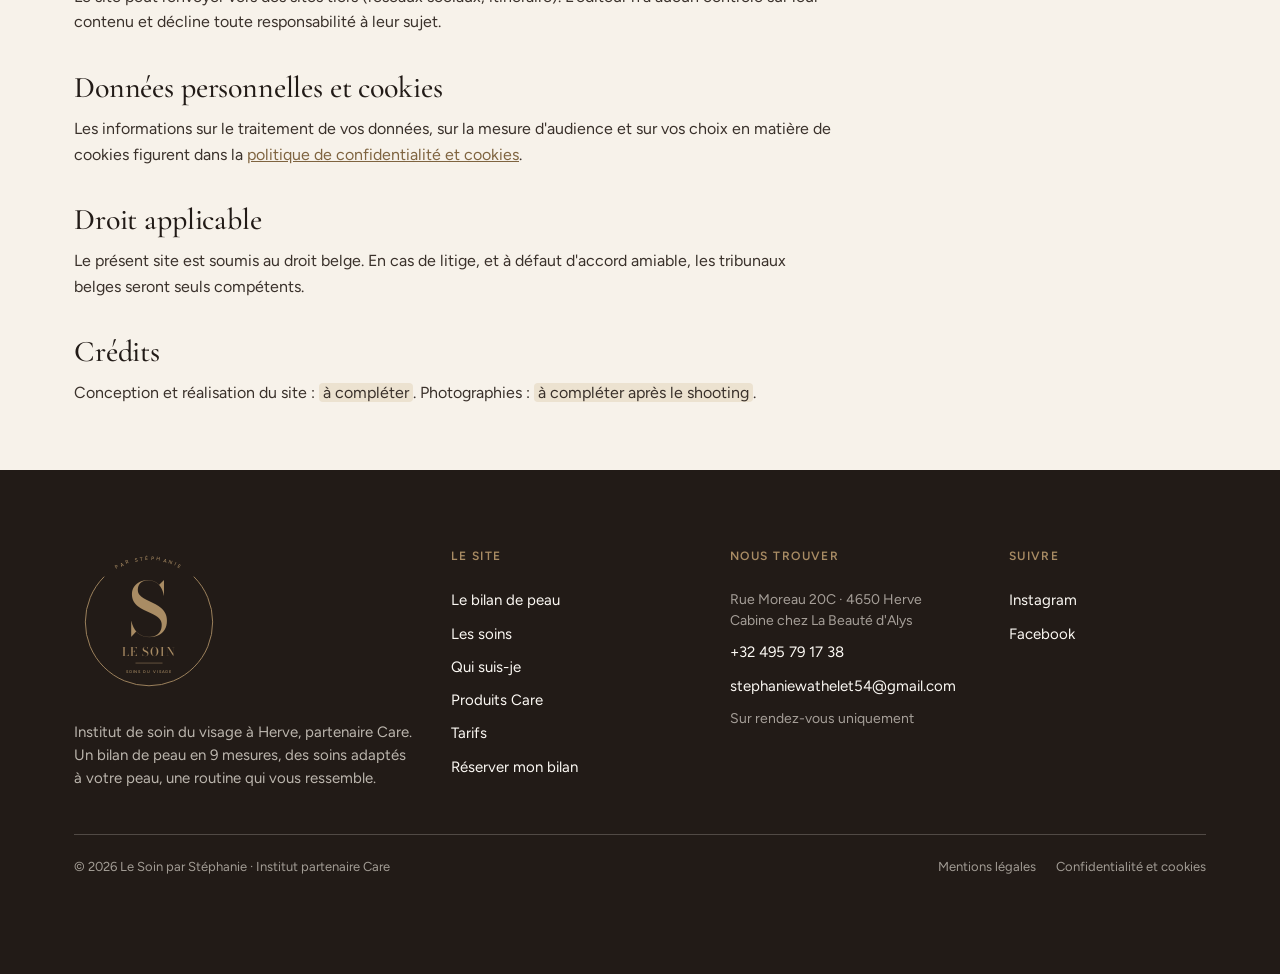
<file: mentions-legales.html>
<!doctype html>
<html lang="fr">
<head>
  <meta charset="utf-8">
  <meta name="viewport" content="width=device-width, initial-scale=1">
  <title>Mentions légales · Le Soin par Stéphanie</title>
  <meta name="description" content="Informations légales de l'éditeur du site Le Soin par Stéphanie.">
  <meta name="theme-color" content="#f7f2ea">
  <meta property="og:type" content="website">
  <meta property="og:title" content="Mentions légales · Le Soin par Stéphanie">
  <meta property="og:description" content="Informations légales de l'éditeur du site Le Soin par Stéphanie.">
  <meta property="og:locale" content="fr_BE">
  <link rel="icon" type="image/png" sizes="64x64" href="assets/img/logo/favicon.png">
  <link rel="apple-touch-icon" href="assets/img/logo/apple-touch-icon.png">
  <link rel="preconnect" href="https://fonts.googleapis.com">
  <link rel="preconnect" href="https://fonts.gstatic.com" crossorigin>
  <link href="https://fonts.googleapis.com/css2?family=Bodoni+Moda:wght@400;500&family=Cormorant+Garamond:ital,wght@0,500;0,600;1,500&family=Figtree:wght@400;500;600&display=swap" rel="stylesheet">
  <link rel="stylesheet" href="assets/css/styles.css">
  <script src="assets/js/main.js" defer></script>
  <script type="application/ld+json">
  {
    "@context": "https://schema.org",
    "@type": "BeautySalon",
    "name": "Le Soin par Stéphanie",
    "description": "Institut de soin du visage à Herve, partenaire Care : bilan de peau en 9 mesures, soins adaptés à votre peau et routine à domicile.",
    "founder": { "@type": "Person", "name": "Stéphanie Wathelet" },
    "telephone": "+32 495 79 17 38",
    "email": "stephaniewathelet54@gmail.com",
    "address": { "@type": "PostalAddress", "streetAddress": "Rue Moreau 20C", "postalCode": "4650", "addressLocality": "Herve", "addressCountry": "BE" },
    "containedInPlace": { "@type": "BeautySalon", "name": "La Beauté d'Alys" },
    "priceRange": "€€",
    "knowsAbout": ["Bilan de peau", "Soin du visage", "Care Personal Beauty"]
  }
  </script>
</head>
<body class="page page--mentions-legales">

  <a class="skip-link" href="#contenu">Aller au contenu</a>

  <!-- Logo : version vectorielle redessinée d'après le logo fourni, en attente de validation par Stéphanie.
       Le fichier original (PNG ou SVG) pourra le remplacer dans assets/img/logo/. -->
  <svg width="0" height="0" style="position:absolute" aria-hidden="true" focusable="false">
    <defs><path id="logo-arc" d="M73.6 93.9A165 165 0 0 1 326.4 93.9"/></defs>
    <symbol id="logo" viewBox="0 0 400 400">
      <path d="M320.2 79.8A170 170 0 1 1 79.8 79.8" fill="none" stroke="currentColor" stroke-width="2.4" stroke-linecap="round"/>
      <text font-family="Figtree, system-ui, sans-serif" font-size="13.5" font-weight="500" letter-spacing="6.5" fill="currentColor"><textPath href="#logo-arc" startOffset="50%" text-anchor="middle">PAR STÉPHANIE</textPath></text>
      <text x="200" y="236" font-family="'Bodoni Moda', 'Cormorant Garamond', Georgia, serif" font-size="196" font-weight="500" text-anchor="middle" fill="currentColor">S</text>
      <text x="200" y="291" font-family="'Bodoni Moda', 'Cormorant Garamond', Georgia, serif" font-size="32" font-weight="500" letter-spacing="3" text-anchor="middle" fill="currentColor">LE SOIN</text>
      <path d="M164 309.5h72" stroke="currentColor" stroke-width="1.3"/>
      <text x="200" y="336" font-family="Figtree, system-ui, sans-serif" font-size="10.5" font-weight="500" letter-spacing="2.4" text-anchor="middle" fill="currentColor">SOINS DU VISAGE</text>
    </symbol>
  </svg>

  <!-- Bandeau d'offre. À VALIDER : bilan offert ou payant, bon cadeau de Noël -->
  <div class="promo">
    <div class="container promo__inner">
      <span class="promo__text promo__text--long">Offre de lancement&nbsp;: votre bilan de peau offert avec votre premier soin</span>
      <span class="promo__text promo__text--short">Votre bilan de peau offert</span>
      <a class="promo__link" href="reserver.html">Réserver <span aria-hidden="true">→</span></a>
    </div>
  </div>

  <!-- En-tête -->
  <header class="header" id="haut">
    <div class="container header__inner">
      <a class="brand" href="index.html" aria-label="Le Soin par Stéphanie, retour à l'accueil"><svg class="brand__logo" aria-hidden="true" focusable="false"><use href="#logo"/></svg><span class="brand__text">Le Soin <em>par Stéphanie</em></span></a>

      <nav class="nav" aria-label="Navigation principale">
        <a class="nav__link" href="bilan-de-peau.html">Le bilan de peau</a>
        <a class="nav__link" href="soins.html">Les soins</a>
        <a class="nav__link" href="qui-suis-je.html">Qui suis-je</a>
        <a class="nav__link" href="produits.html">Produits Care</a>
        <a class="nav__link" href="tarifs.html">Tarifs</a>
      </nav>

      <div class="header__actions">
        <!-- À REMPLACER : le numéro professionnel définitif -->
        <a class="header__tel" href="tel:+32495791738" data-pos="header" aria-label="Appeler le +32 495 79 17 38" title="+32 495 79 17 38"><svg viewBox="0 0 24 24" fill="none" stroke="currentColor" stroke-width="1.8" stroke-linecap="round" stroke-linejoin="round" aria-hidden="true"><path d="M22 16.9v3a2 2 0 0 1-2.2 2 19.8 19.8 0 0 1-8.6-3.1 19.5 19.5 0 0 1-6-6A19.8 19.8 0 0 1 2.1 4.2 2 2 0 0 1 4.1 2h3a2 2 0 0 1 2 1.7c.1.9.4 1.8.7 2.7a2 2 0 0 1-.5 2.1L8.1 9.8a16 16 0 0 0 6 6l1.3-1.3a2 2 0 0 1 2.1-.4c.9.3 1.8.6 2.7.7a2 2 0 0 1 1.8 2z"/></svg></a>
        <a class="btn btn--primary btn--sm" href="reserver.html">Réserver mon bilan</a>
      </div>

      <button class="burger" type="button" aria-label="Ouvrir le menu" aria-expanded="false" aria-controls="menu">
        <span></span><span></span>
      </button>
    </div>
  </header>

  <!-- Menu mobile -->
  <div class="menu" id="menu" aria-hidden="true">
    <div class="container">
      <svg class="menu__logo" aria-hidden="true" focusable="false"><use href="#logo"/></svg>
      <nav class="menu__nav" aria-label="Navigation mobile">
        <a class="menu__link" href="index.html">Accueil</a>
        <a class="menu__link" href="bilan-de-peau.html">Le bilan de peau</a>
        <a class="menu__link" href="soins.html">Les soins</a>
        <a class="menu__link" href="qui-suis-je.html">Qui suis-je</a>
        <a class="menu__link" href="produits.html">Produits Care</a>
        <a class="menu__link" href="tarifs.html">Tarifs</a>
      </nav>
      <div class="menu__footer">
        <a class="btn btn--primary" href="reserver.html">Réserver mon bilan</a>
        <a class="btn btn--outline" href="tel:+32495791738" data-pos="menu">Appeler le +32 495 79 17 38</a>
      </div>
    </div>
  </div>

  <main id="contenu">

    <section class="phero">
      <div class="container">
        <p class="eyebrow">Informations légales</p>
        <h1 class="phero__title">Mentions légales</h1>
        <p class="lead">Les informations ci-dessous sont celles que la loi demande d'afficher sur tout site internet. Les passages surlignés sont à compléter avant la mise en ligne.</p>
      </div>
    </section>

    <section class="section--tight">
      <div class="container">
        <div class="prose">
          <!-- À COMPLÉTER : tous les passages entre <mark> -->
          <p class="prose__meta">Dernière mise à jour&nbsp;: <mark>jj/mm/aaaa</mark></p>

          <h2>Éditeur du site</h2>
          <p>Le site <mark>www.nom-de-domaine.be</mark> est édité par Stéphanie Wathelet, <mark>forme juridique (indépendante en personne physique, SRL…)</mark>, exerçant sous l'enseigne «&nbsp;Le Soin par Stéphanie&nbsp;».</p>
          <ul>
            <li>Adresse&nbsp;: Rue Moreau 20C, 4650 Herve, Belgique (cabine située au sein de l'institut La Beauté d'Alys)</li>
            <li>Téléphone&nbsp;: <a href="tel:+32495791738">+32 495 79 17 38</a></li>
            <li>E-mail&nbsp;: <a href="mailto:stephaniewathelet54@gmail.com">stephaniewathelet54@gmail.com</a></li>
            <li>Numéro d'entreprise (BCE)&nbsp;: <mark>0000.000.000</mark></li>
            <li>Numéro de TVA&nbsp;: <mark>BE 0000.000.000</mark> (ou mention «&nbsp;régime de la franchise de la taxe pour les petites entreprises&nbsp;» le cas échéant)</li>
            <li>Responsable de la publication&nbsp;: Stéphanie Wathelet</li>
          </ul>

          <h2>Hébergement</h2>
          <p>Le site est hébergé par <mark>nom de l'hébergeur</mark>, <mark>forme juridique</mark>, <mark>adresse de l'hébergeur</mark>, téléphone <mark>00 00 00 00 00</mark>.</p>

          <h2>Propriété intellectuelle</h2>
          <p>L'ensemble du site (textes, illustrations, mise en page, code) est protégé par le droit d'auteur. Toute reproduction ou réutilisation, en tout ou partie, sans autorisation écrite de l'éditeur est interdite. Care, Care Personal Beauty et les noms de produits, de soins et d'appareils cités sont la propriété de leurs titulaires respectifs. L'institut est un point de vente et un partenaire indépendant de la marque. Le logo et les visuels de la marque sont utilisés avec son accord.</p>

          <h2>Nature des prestations</h2>
          <p>Les soins proposés par l'institut sont des soins esthétiques. Ils ne constituent pas des actes médicaux et ne remplacent pas une consultation chez un dermatologue. Le bilan de peau fournit des mesures à visée esthétique et ne constitue pas un diagnostic médical.</p>

          <h2>Responsabilité</h2>
          <p>L'éditeur s'efforce de maintenir les informations du site exactes et à jour, mais ne peut garantir l'absence d'erreur. Les tarifs affichés sont indicatifs et confirmés à l'institut avant chaque prestation. L'éditeur ne saurait être tenu responsable des dommages liés à l'utilisation du site ou à l'impossibilité d'y accéder.</p>

          <h2>Liens externes</h2>
          <p>Le site peut renvoyer vers des sites tiers (réseaux sociaux, itinéraire). L'éditeur n'a aucun contrôle sur leur contenu et décline toute responsabilité à leur sujet.</p>

          <h2>Données personnelles et cookies</h2>
          <p>Les informations sur le traitement de vos données, sur la mesure d'audience et sur vos choix en matière de cookies figurent dans la <a href="confidentialite.html">politique de confidentialité et cookies</a>.</p>

          <h2>Droit applicable</h2>
          <p>Le présent site est soumis au droit belge. En cas de litige, et à défaut d'accord amiable, les tribunaux belges seront seuls compétents.</p>

          <h2>Crédits</h2>
          <p>Conception et réalisation du site&nbsp;: <mark>à compléter</mark>. Photographies&nbsp;: <mark>à compléter après le shooting</mark>.</p>
        </div>
      </div>
    </section>
  </main>

  <!-- ===================== PIED DE PAGE ===================== -->
  <footer class="footer">
    <div class="container">
      <div class="footer__grid">
        <div class="footer__col">
          <a class="footer__logo" href="index.html" aria-label="Le Soin par Stéphanie, retour à l'accueil"><svg aria-hidden="true" focusable="false"><use href="#logo"/></svg></a>
          <p class="footer__tagline">Institut de soin du visage à Herve, partenaire Care. Un bilan de peau en 9 mesures, des soins adaptés à votre peau, une routine qui vous ressemble.</p>
        </div>
        <div class="footer__col">
          <span class="footer__title">Le site</span>
          <a class="footer__link" href="bilan-de-peau.html">Le bilan de peau</a>
          <a class="footer__link" href="soins.html">Les soins</a>
          <a class="footer__link" href="qui-suis-je.html">Qui suis-je</a>
          <a class="footer__link" href="produits.html">Produits Care</a>
          <a class="footer__link" href="tarifs.html">Tarifs</a>
          <a class="footer__link" href="reserver.html">Réserver mon bilan</a>
        </div>
        <div class="footer__col">
          <span class="footer__title">Nous trouver</span>
          <span class="footer__muted">Rue Moreau 20C · 4650 Herve<br>Cabine chez La Beauté d'Alys</span>
          <a class="footer__link" href="tel:+32495791738" data-pos="footer">+32 495 79 17 38</a>
          <a class="footer__link" href="mailto:stephaniewathelet54@gmail.com">stephaniewathelet54@gmail.com</a>
          <span class="footer__muted">Sur rendez-vous uniquement</span>
        </div>
        <div class="footer__col">
          <span class="footer__title">Suivre</span>
          <!-- À COMPLÉTER : liens des réseaux -->
          <a class="footer__link" href="#" rel="noopener">Instagram</a>
          <a class="footer__link" href="#" rel="noopener">Facebook</a>
        </div>
      </div>
      <div class="footer__bottom">
        <span>© <span data-year>2026</span> Le Soin par Stéphanie · Institut partenaire Care</span>
        <div class="footer__legal">
          <a href="mentions-legales.html">Mentions légales</a>
          <a href="confidentialite.html">Confidentialité et cookies</a>
        </div>
      </div>
    </div>
  </footer>

  <!-- Barre fixe sur mobile -->
  <div class="barfix" aria-label="Réserver ou appeler">
    <div class="barfix__inner">
      <a class="btn btn--primary" href="reserver.html">Réserver mon bilan</a>
      <a class="barfix__tel" href="tel:+32495791738" aria-label="Appeler l'institut" data-pos="barre-mobile"><svg viewBox="0 0 24 24" fill="none" stroke="currentColor" stroke-width="1.8" stroke-linecap="round" stroke-linejoin="round" aria-hidden="true"><path d="M22 16.9v3a2 2 0 0 1-2.2 2 19.8 19.8 0 0 1-8.6-3.1 19.5 19.5 0 0 1-6-6A19.8 19.8 0 0 1 2.1 4.2 2 2 0 0 1 4.1 2h3a2 2 0 0 1 2 1.7c.1.9.4 1.8.7 2.7a2 2 0 0 1-.5 2.1L8.1 9.8a16 16 0 0 0 6 6l1.3-1.3a2 2 0 0 1 2.1-.4c.9.3 1.8.6 2.7.7a2 2 0 0 1 1.8 2z"/></svg></a>
    </div>
  </div>

  <!-- Bandeau cookies : la mesure d'audience ne se charge qu'après accord -->
  <div class="consent" data-consent role="region" aria-label="Cookies">
    <p class="consent__text">Nous utilisons des cookies de mesure d'audience pour comprendre comment le site est consulté et améliorer nos campagnes. Vous pouvez refuser. <a href="confidentialite.html">En savoir plus</a></p>
    <div class="consent__btns">
      <button class="btn btn--outline btn--sm" type="button" data-consent-refuse>Refuser</button>
      <button class="btn btn--primary btn--sm" type="button" data-consent-accept>Accepter</button>
    </div>
  </div>

</body>
</html>
</file>
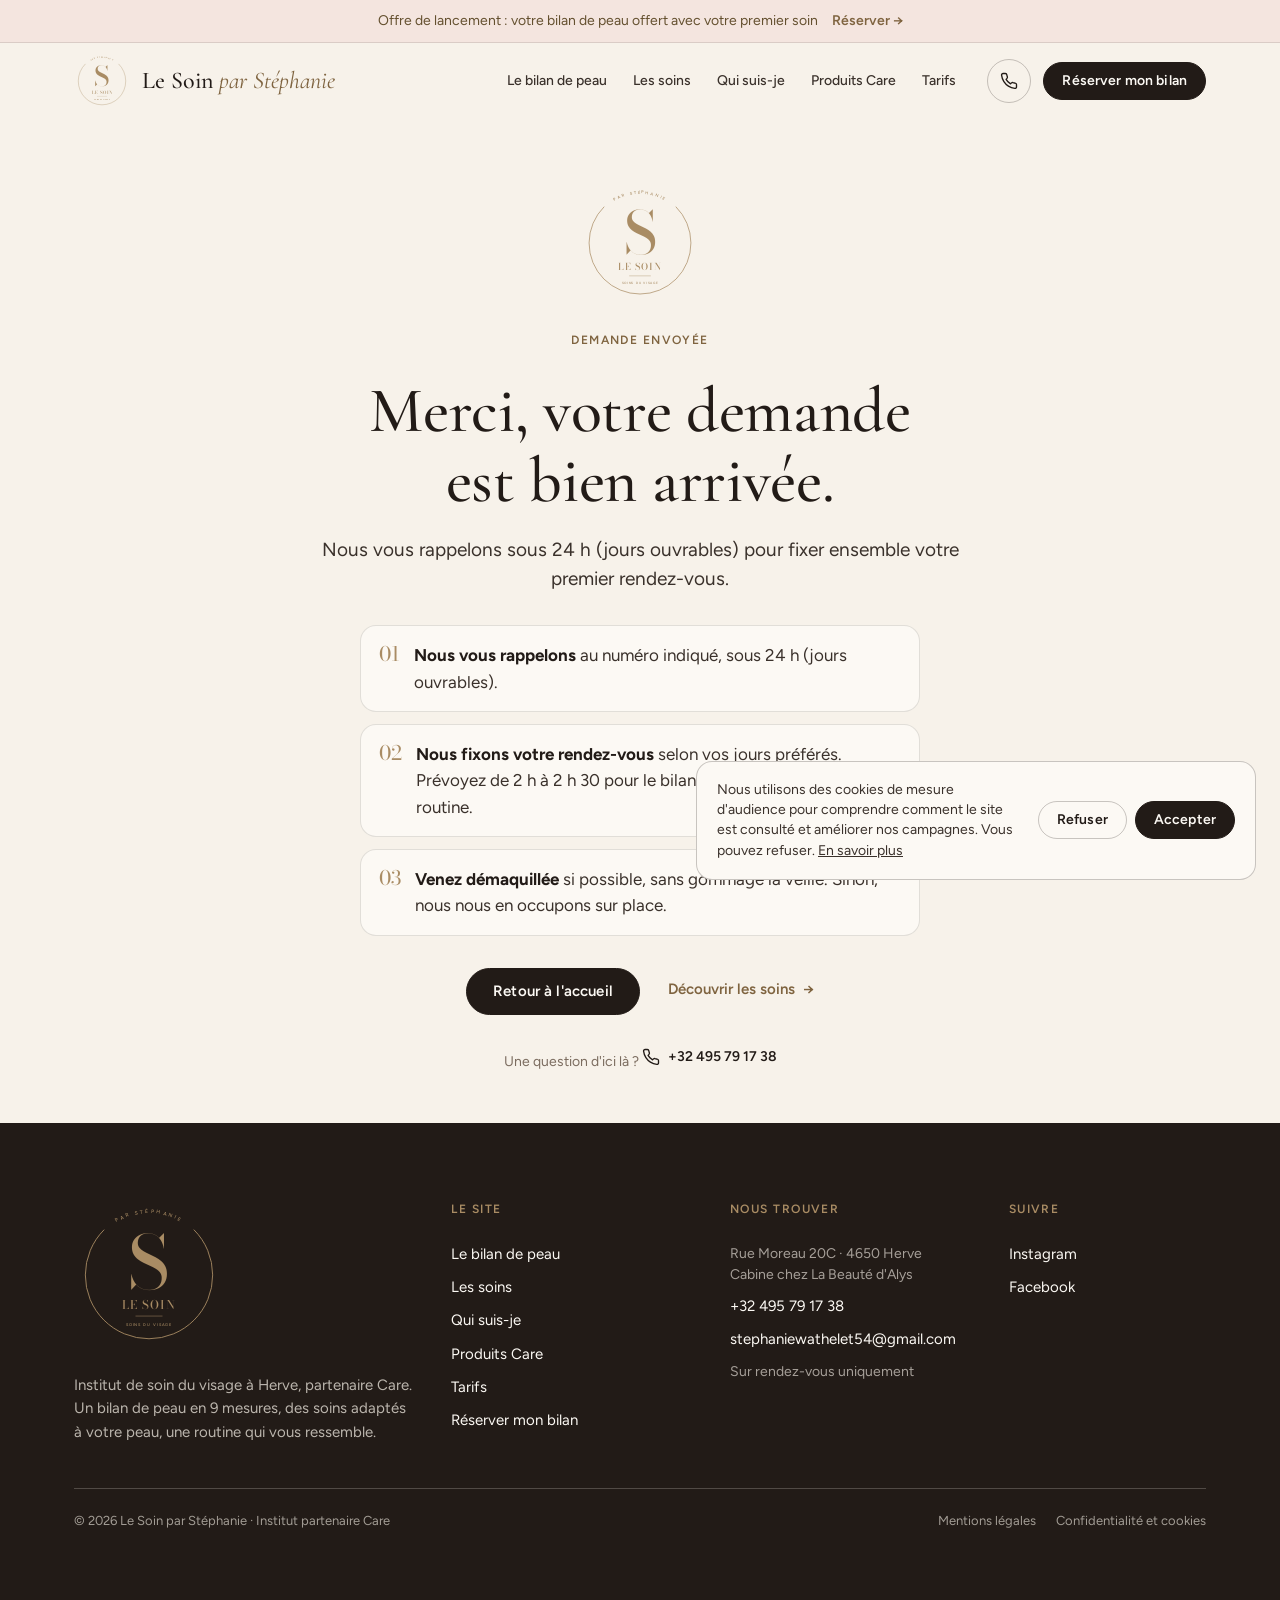
<file: merci.html>
<!doctype html>
<html lang="fr">
<head>
  <meta charset="utf-8">
  <meta name="viewport" content="width=device-width, initial-scale=1">
  <title>Merci, votre demande est bien arrivée · Le Soin par Stéphanie</title>
  <meta name="robots" content="noindex">
  <meta name="description" content="Votre demande de bilan de peau est bien arrivée. Nous vous rappelons sous 24 h (jours ouvrables).">
  <meta name="theme-color" content="#f7f2ea">
  <meta property="og:type" content="website">
  <meta property="og:title" content="Merci, votre demande est bien arrivée · Le Soin par Stéphanie">
  <meta property="og:description" content="Votre demande de bilan de peau est bien arrivée. Nous vous rappelons sous 24 h (jours ouvrables).">
  <meta property="og:locale" content="fr_BE">
  <link rel="icon" type="image/png" sizes="64x64" href="assets/img/logo/favicon.png">
  <link rel="apple-touch-icon" href="assets/img/logo/apple-touch-icon.png">
  <link rel="preconnect" href="https://fonts.googleapis.com">
  <link rel="preconnect" href="https://fonts.gstatic.com" crossorigin>
  <link href="https://fonts.googleapis.com/css2?family=Bodoni+Moda:wght@400;500&family=Cormorant+Garamond:ital,wght@0,500;0,600;1,500&family=Figtree:wght@400;500;600&display=swap" rel="stylesheet">
  <link rel="stylesheet" href="assets/css/styles.css">
  <script src="assets/js/main.js" defer></script>
  <script type="application/ld+json">
  {
    "@context": "https://schema.org",
    "@type": "BeautySalon",
    "name": "Le Soin par Stéphanie",
    "description": "Institut de soin du visage à Herve, partenaire Care : bilan de peau en 9 mesures, soins adaptés à votre peau et routine à domicile.",
    "founder": { "@type": "Person", "name": "Stéphanie Wathelet" },
    "telephone": "+32 495 79 17 38",
    "email": "stephaniewathelet54@gmail.com",
    "address": { "@type": "PostalAddress", "streetAddress": "Rue Moreau 20C", "postalCode": "4650", "addressLocality": "Herve", "addressCountry": "BE" },
    "containedInPlace": { "@type": "BeautySalon", "name": "La Beauté d'Alys" },
    "priceRange": "€€",
    "knowsAbout": ["Bilan de peau", "Soin du visage", "Care Personal Beauty"]
  }
  </script>
</head>
<body class="page page--merci">

  <a class="skip-link" href="#contenu">Aller au contenu</a>

  <!-- Logo : version vectorielle redessinée d'après le logo fourni, en attente de validation par Stéphanie.
       Le fichier original (PNG ou SVG) pourra le remplacer dans assets/img/logo/. -->
  <svg width="0" height="0" style="position:absolute" aria-hidden="true" focusable="false">
    <defs><path id="logo-arc" d="M73.6 93.9A165 165 0 0 1 326.4 93.9"/></defs>
    <symbol id="logo" viewBox="0 0 400 400">
      <path d="M320.2 79.8A170 170 0 1 1 79.8 79.8" fill="none" stroke="currentColor" stroke-width="2.4" stroke-linecap="round"/>
      <text font-family="Figtree, system-ui, sans-serif" font-size="13.5" font-weight="500" letter-spacing="6.5" fill="currentColor"><textPath href="#logo-arc" startOffset="50%" text-anchor="middle">PAR STÉPHANIE</textPath></text>
      <text x="200" y="236" font-family="'Bodoni Moda', 'Cormorant Garamond', Georgia, serif" font-size="196" font-weight="500" text-anchor="middle" fill="currentColor">S</text>
      <text x="200" y="291" font-family="'Bodoni Moda', 'Cormorant Garamond', Georgia, serif" font-size="32" font-weight="500" letter-spacing="3" text-anchor="middle" fill="currentColor">LE SOIN</text>
      <path d="M164 309.5h72" stroke="currentColor" stroke-width="1.3"/>
      <text x="200" y="336" font-family="Figtree, system-ui, sans-serif" font-size="10.5" font-weight="500" letter-spacing="2.4" text-anchor="middle" fill="currentColor">SOINS DU VISAGE</text>
    </symbol>
  </svg>

  <!-- Bandeau d'offre. À VALIDER : bilan offert ou payant, bon cadeau de Noël -->
  <div class="promo">
    <div class="container promo__inner">
      <span class="promo__text promo__text--long">Offre de lancement&nbsp;: votre bilan de peau offert avec votre premier soin</span>
      <span class="promo__text promo__text--short">Votre bilan de peau offert</span>
      <a class="promo__link" href="reserver.html">Réserver <span aria-hidden="true">→</span></a>
    </div>
  </div>

  <!-- En-tête -->
  <header class="header" id="haut">
    <div class="container header__inner">
      <a class="brand" href="index.html" aria-label="Le Soin par Stéphanie, retour à l'accueil"><svg class="brand__logo" aria-hidden="true" focusable="false"><use href="#logo"/></svg><span class="brand__text">Le Soin <em>par Stéphanie</em></span></a>

      <nav class="nav" aria-label="Navigation principale">
        <a class="nav__link" href="bilan-de-peau.html">Le bilan de peau</a>
        <a class="nav__link" href="soins.html">Les soins</a>
        <a class="nav__link" href="qui-suis-je.html">Qui suis-je</a>
        <a class="nav__link" href="produits.html">Produits Care</a>
        <a class="nav__link" href="tarifs.html">Tarifs</a>
      </nav>

      <div class="header__actions">
        <!-- À REMPLACER : le numéro professionnel définitif -->
        <a class="header__tel" href="tel:+32495791738" data-pos="header" aria-label="Appeler le +32 495 79 17 38" title="+32 495 79 17 38"><svg viewBox="0 0 24 24" fill="none" stroke="currentColor" stroke-width="1.8" stroke-linecap="round" stroke-linejoin="round" aria-hidden="true"><path d="M22 16.9v3a2 2 0 0 1-2.2 2 19.8 19.8 0 0 1-8.6-3.1 19.5 19.5 0 0 1-6-6A19.8 19.8 0 0 1 2.1 4.2 2 2 0 0 1 4.1 2h3a2 2 0 0 1 2 1.7c.1.9.4 1.8.7 2.7a2 2 0 0 1-.5 2.1L8.1 9.8a16 16 0 0 0 6 6l1.3-1.3a2 2 0 0 1 2.1-.4c.9.3 1.8.6 2.7.7a2 2 0 0 1 1.8 2z"/></svg></a>
        <a class="btn btn--primary btn--sm" href="reserver.html">Réserver mon bilan</a>
      </div>

      <button class="burger" type="button" aria-label="Ouvrir le menu" aria-expanded="false" aria-controls="menu">
        <span></span><span></span>
      </button>
    </div>
  </header>

  <!-- Menu mobile -->
  <div class="menu" id="menu" aria-hidden="true">
    <div class="container">
      <svg class="menu__logo" aria-hidden="true" focusable="false"><use href="#logo"/></svg>
      <nav class="menu__nav" aria-label="Navigation mobile">
        <a class="menu__link" href="index.html">Accueil</a>
        <a class="menu__link" href="bilan-de-peau.html">Le bilan de peau</a>
        <a class="menu__link" href="soins.html">Les soins</a>
        <a class="menu__link" href="qui-suis-je.html">Qui suis-je</a>
        <a class="menu__link" href="produits.html">Produits Care</a>
        <a class="menu__link" href="tarifs.html">Tarifs</a>
      </nav>
      <div class="menu__footer">
        <a class="btn btn--primary" href="reserver.html">Réserver mon bilan</a>
        <a class="btn btn--outline" href="tel:+32495791738" data-pos="menu">Appeler le +32 495 79 17 38</a>
      </div>
    </div>
  </div>

  <main id="contenu">

    <!-- ===================== MERCI (page de conversion) ===================== -->
    <section class="phero phero--center">
      <div class="container merci">
        <svg class="page-logo" aria-hidden="true" focusable="false"><use href="#logo"/></svg>
        <p class="eyebrow">Demande envoyée</p>
        <h1 class="phero__title">Merci, votre demande est bien arrivée.</h1>
        <p class="lead">Nous vous rappelons sous 24 h (jours ouvrables) pour fixer ensemble votre premier rendez-vous.</p>
        <ol class="merci__steps">
          <li><span>01</span><div><strong>Nous vous rappelons</strong> au numéro indiqué, sous 24 h (jours ouvrables).</div></li>
          <li><span>02</span><div><strong>Nous fixons votre rendez-vous</strong> selon vos jours préférés. Prévoyez de 2 h à 2 h 30 pour le bilan, le premier soin et la routine.</div></li>
          <li><span>03</span><div><strong>Venez démaquillée</strong> si possible, sans gommage la veille. Sinon, nous nous en occupons sur place.</div></li>
        </ol>
        <div class="merci__actions">
          <a class="btn btn--primary" href="index.html">Retour à l'accueil</a>
          <a class="link-arrow" href="soins.html">Découvrir les soins <span aria-hidden="true">→</span></a>
        </div>
        <p class="caption" style="margin-top:32px">Une question d'ici là&nbsp;? <a class="tel-link" href="tel:+32495791738" data-pos="merci"><svg viewBox="0 0 24 24" fill="none" stroke="currentColor" stroke-width="1.8" stroke-linecap="round" stroke-linejoin="round" aria-hidden="true"><path d="M22 16.9v3a2 2 0 0 1-2.2 2 19.8 19.8 0 0 1-8.6-3.1 19.5 19.5 0 0 1-6-6A19.8 19.8 0 0 1 2.1 4.2 2 2 0 0 1 4.1 2h3a2 2 0 0 1 2 1.7c.1.9.4 1.8.7 2.7a2 2 0 0 1-.5 2.1L8.1 9.8a16 16 0 0 0 6 6l1.3-1.3a2 2 0 0 1 2.1-.4c.9.3 1.8.6 2.7.7a2 2 0 0 1 1.8 2z"/></svg>+32 495 79 17 38</a></p>
      </div>
    </section>
  </main>

  <!-- ===================== PIED DE PAGE ===================== -->
  <footer class="footer">
    <div class="container">
      <div class="footer__grid">
        <div class="footer__col">
          <a class="footer__logo" href="index.html" aria-label="Le Soin par Stéphanie, retour à l'accueil"><svg aria-hidden="true" focusable="false"><use href="#logo"/></svg></a>
          <p class="footer__tagline">Institut de soin du visage à Herve, partenaire Care. Un bilan de peau en 9 mesures, des soins adaptés à votre peau, une routine qui vous ressemble.</p>
        </div>
        <div class="footer__col">
          <span class="footer__title">Le site</span>
          <a class="footer__link" href="bilan-de-peau.html">Le bilan de peau</a>
          <a class="footer__link" href="soins.html">Les soins</a>
          <a class="footer__link" href="qui-suis-je.html">Qui suis-je</a>
          <a class="footer__link" href="produits.html">Produits Care</a>
          <a class="footer__link" href="tarifs.html">Tarifs</a>
          <a class="footer__link" href="reserver.html">Réserver mon bilan</a>
        </div>
        <div class="footer__col">
          <span class="footer__title">Nous trouver</span>
          <span class="footer__muted">Rue Moreau 20C · 4650 Herve<br>Cabine chez La Beauté d'Alys</span>
          <a class="footer__link" href="tel:+32495791738" data-pos="footer">+32 495 79 17 38</a>
          <a class="footer__link" href="mailto:stephaniewathelet54@gmail.com">stephaniewathelet54@gmail.com</a>
          <span class="footer__muted">Sur rendez-vous uniquement</span>
        </div>
        <div class="footer__col">
          <span class="footer__title">Suivre</span>
          <!-- À COMPLÉTER : liens des réseaux -->
          <a class="footer__link" href="#" rel="noopener">Instagram</a>
          <a class="footer__link" href="#" rel="noopener">Facebook</a>
        </div>
      </div>
      <div class="footer__bottom">
        <span>© <span data-year>2026</span> Le Soin par Stéphanie · Institut partenaire Care</span>
        <div class="footer__legal">
          <a href="mentions-legales.html">Mentions légales</a>
          <a href="confidentialite.html">Confidentialité et cookies</a>
        </div>
      </div>
    </div>
  </footer>

  <!-- Barre fixe sur mobile -->
  <div class="barfix" aria-label="Réserver ou appeler">
    <div class="barfix__inner">
      <a class="btn btn--primary" href="reserver.html">Réserver mon bilan</a>
      <a class="barfix__tel" href="tel:+32495791738" aria-label="Appeler l'institut" data-pos="barre-mobile"><svg viewBox="0 0 24 24" fill="none" stroke="currentColor" stroke-width="1.8" stroke-linecap="round" stroke-linejoin="round" aria-hidden="true"><path d="M22 16.9v3a2 2 0 0 1-2.2 2 19.8 19.8 0 0 1-8.6-3.1 19.5 19.5 0 0 1-6-6A19.8 19.8 0 0 1 2.1 4.2 2 2 0 0 1 4.1 2h3a2 2 0 0 1 2 1.7c.1.9.4 1.8.7 2.7a2 2 0 0 1-.5 2.1L8.1 9.8a16 16 0 0 0 6 6l1.3-1.3a2 2 0 0 1 2.1-.4c.9.3 1.8.6 2.7.7a2 2 0 0 1 1.8 2z"/></svg></a>
    </div>
  </div>

  <!-- Bandeau cookies : la mesure d'audience ne se charge qu'après accord -->
  <div class="consent" data-consent role="region" aria-label="Cookies">
    <p class="consent__text">Nous utilisons des cookies de mesure d'audience pour comprendre comment le site est consulté et améliorer nos campagnes. Vous pouvez refuser. <a href="confidentialite.html">En savoir plus</a></p>
    <div class="consent__btns">
      <button class="btn btn--outline btn--sm" type="button" data-consent-refuse>Refuser</button>
      <button class="btn btn--primary btn--sm" type="button" data-consent-accept>Accepter</button>
    </div>
  </div>

</body>
</html>
</file>
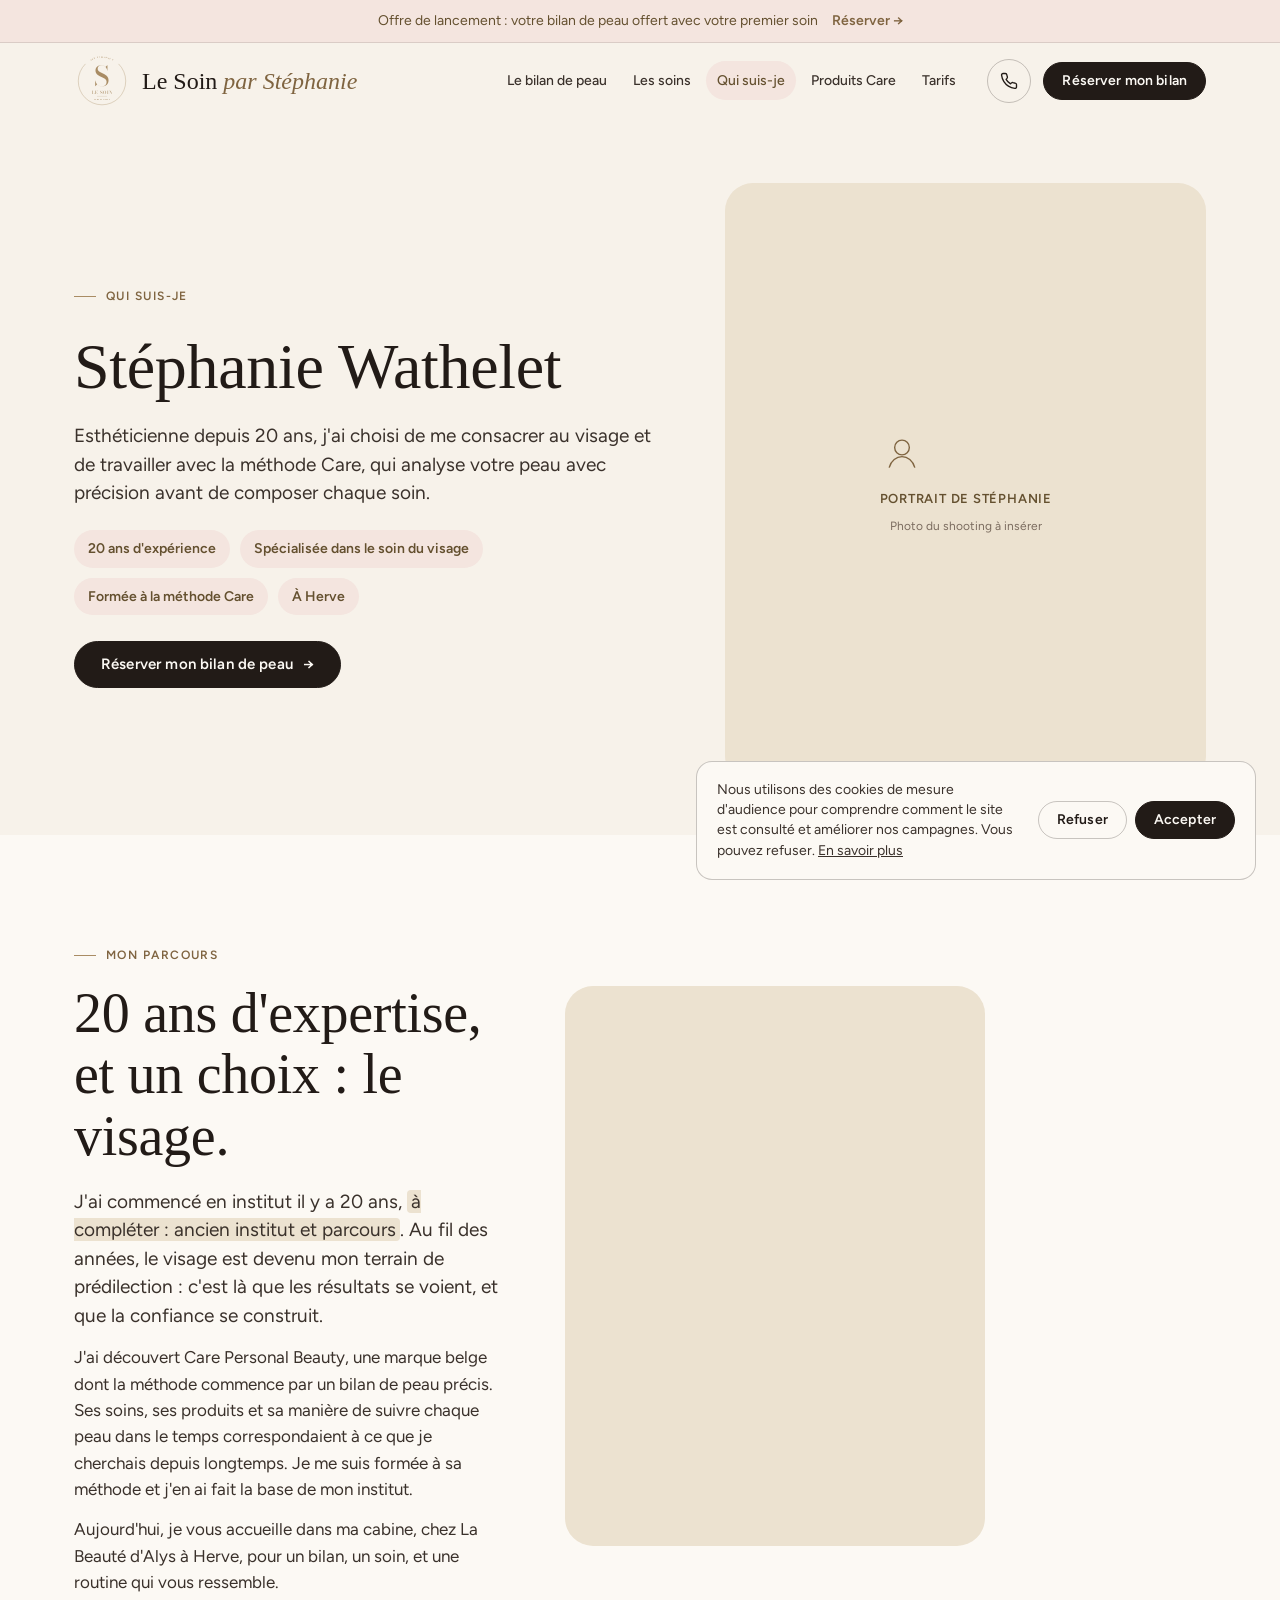
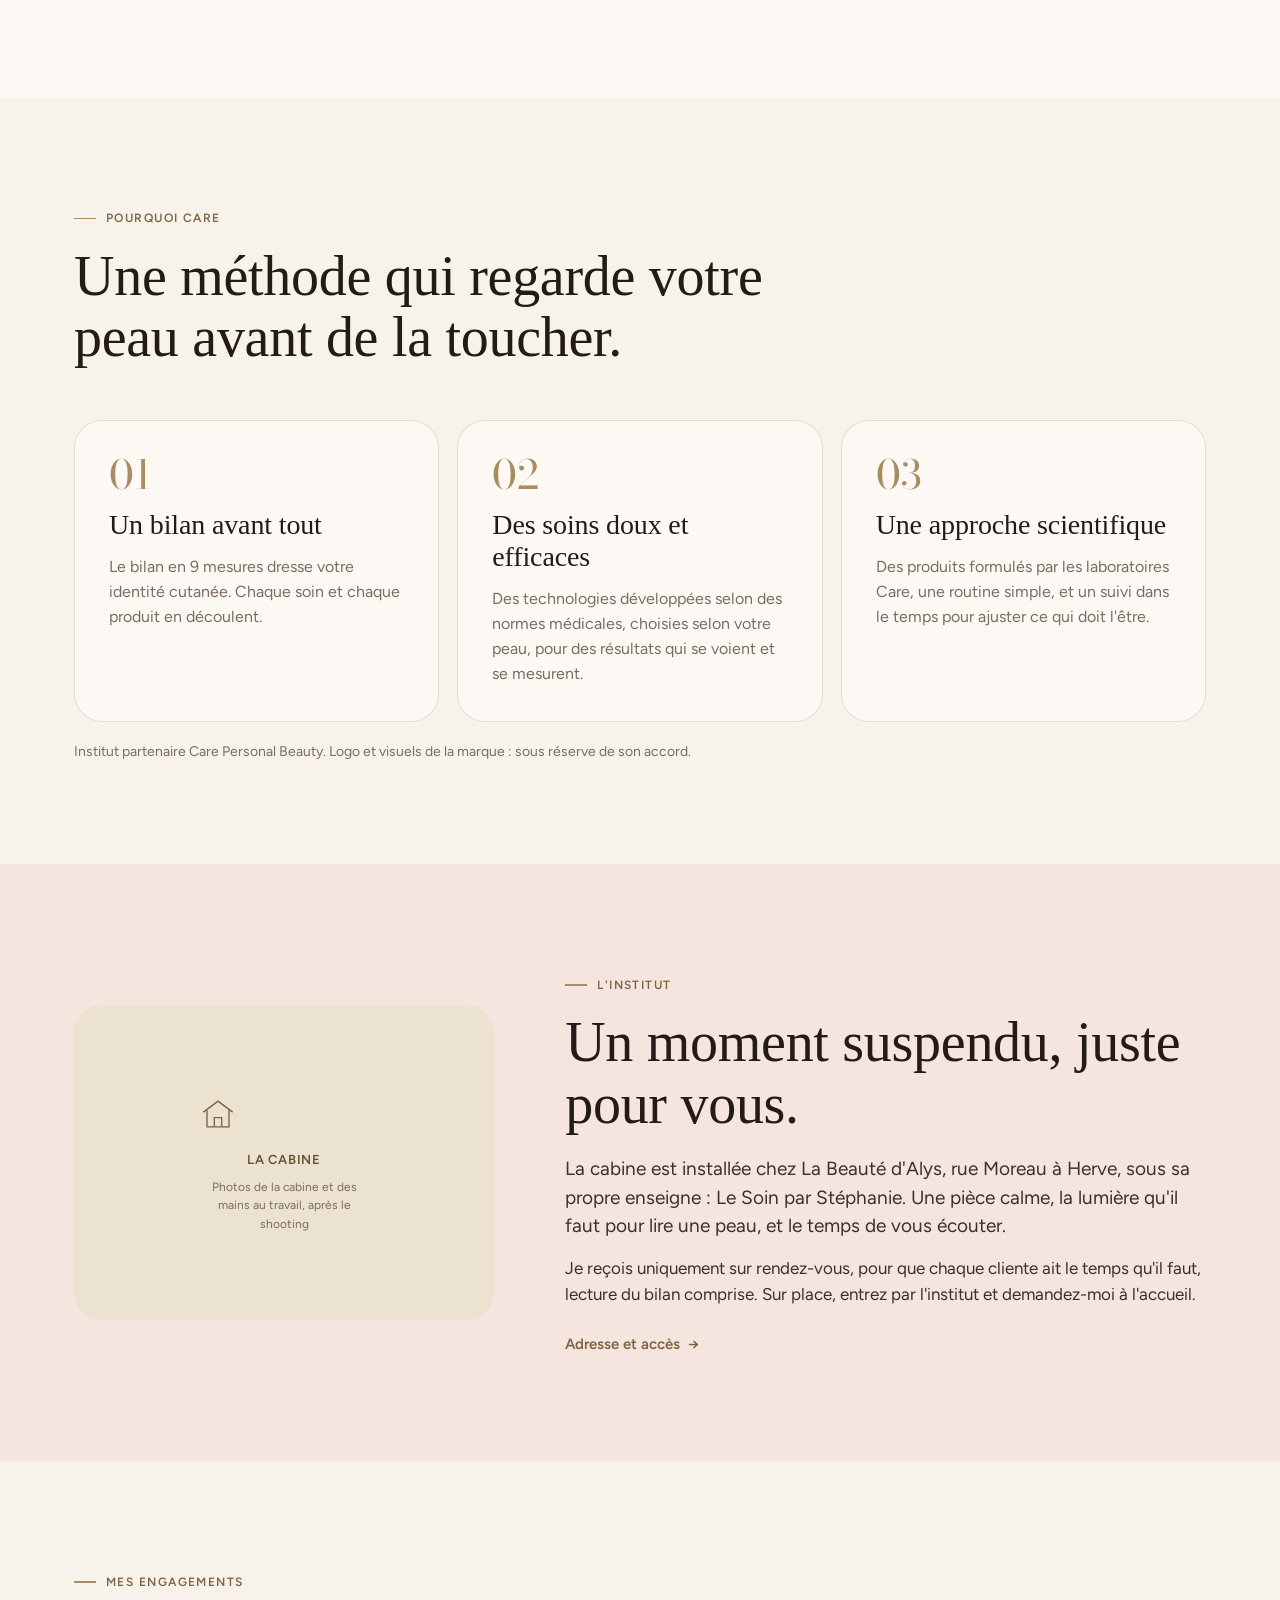
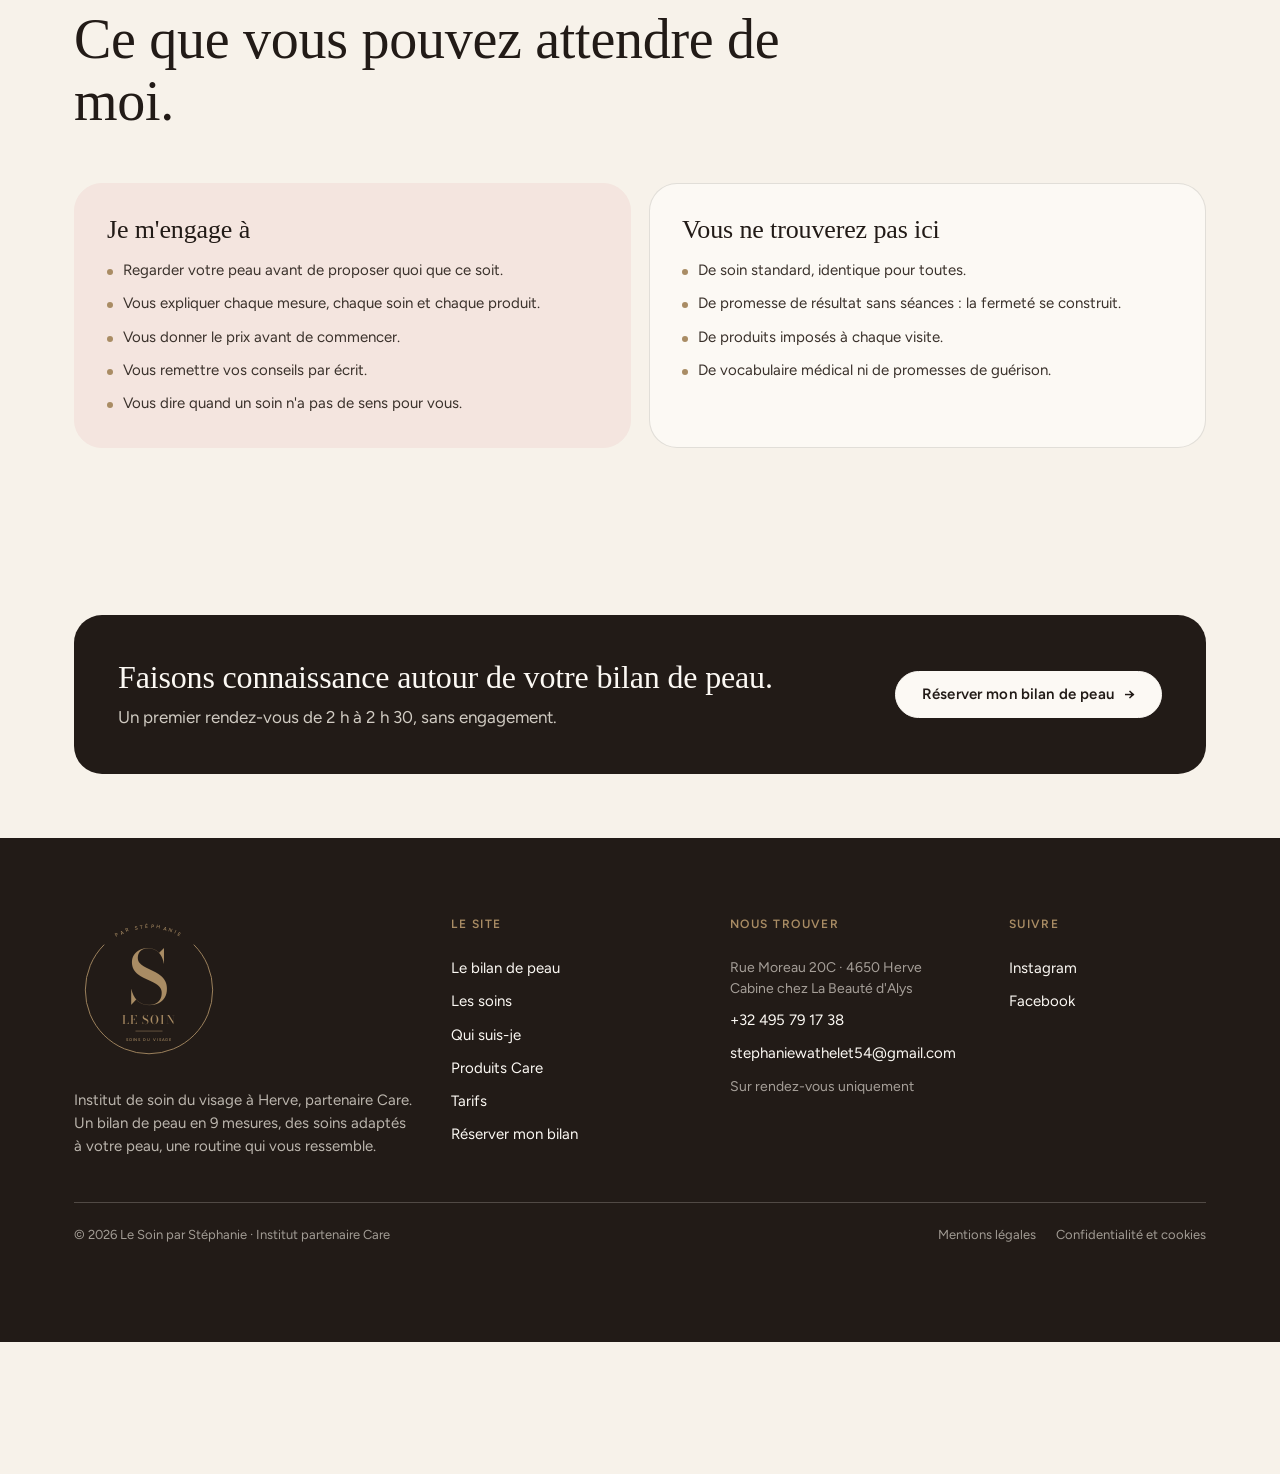
<file: methode.html>
<!doctype html>
<html lang="fr">
<head>
  <meta charset="utf-8">
  <meta name="viewport" content="width=device-width, initial-scale=1">
  <meta name="robots" content="noindex">
  <meta http-equiv="refresh" content="0; url=qui-suis-je.html">
  <link rel="canonical" href="qui-suis-je.html">
  <title>Redirection · Le Soin par Stéphanie</title>
  <!-- Cette page a changé d'adresse. Sur le serveur, prévoir une redirection 301 de methode.html vers qui-suis-je.html (voir README). -->
</head>
<body style="font-family:Georgia,serif;background:#f7f2ea;color:#221b17;padding:48px 24px;text-align:center">
  <p>Cette page a changé d'adresse. <a href="qui-suis-je.html" style="color:#7f6440">Qui suis-je</a></p>
</body>
</html>
</file>
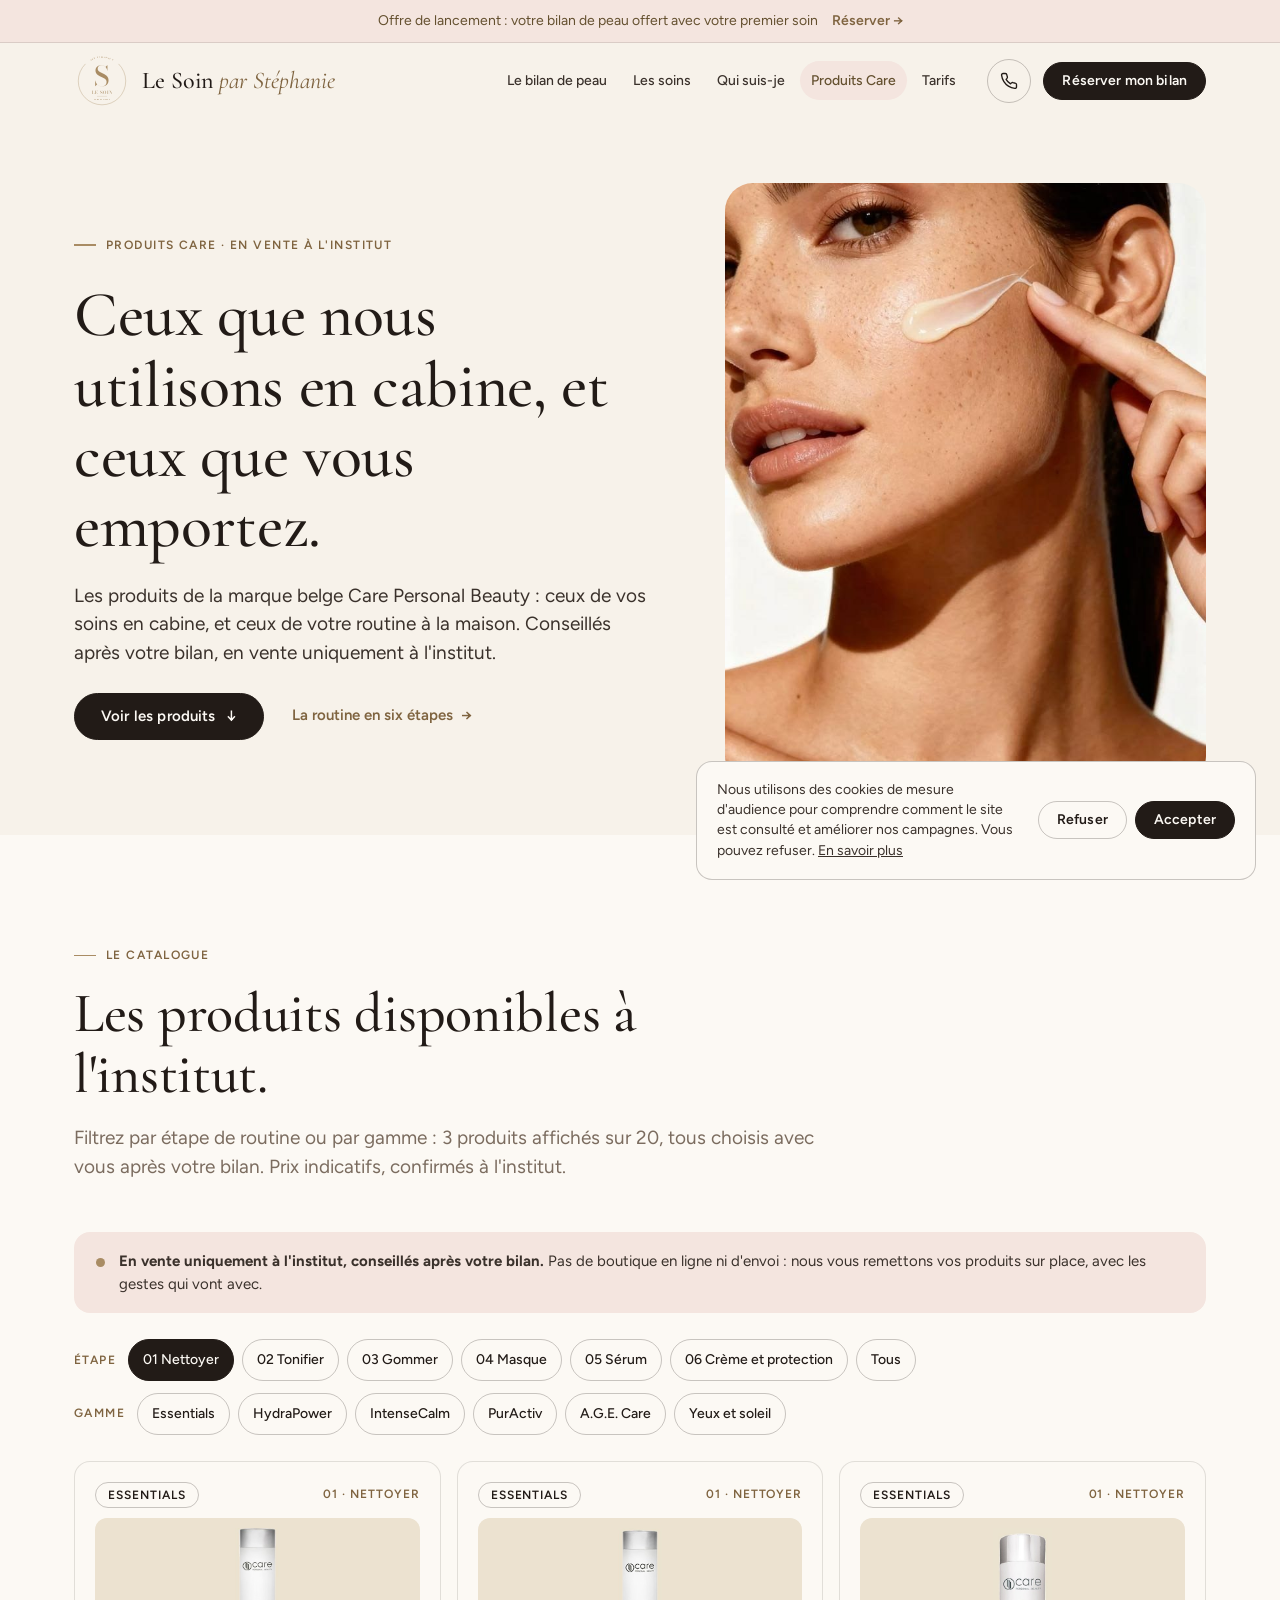
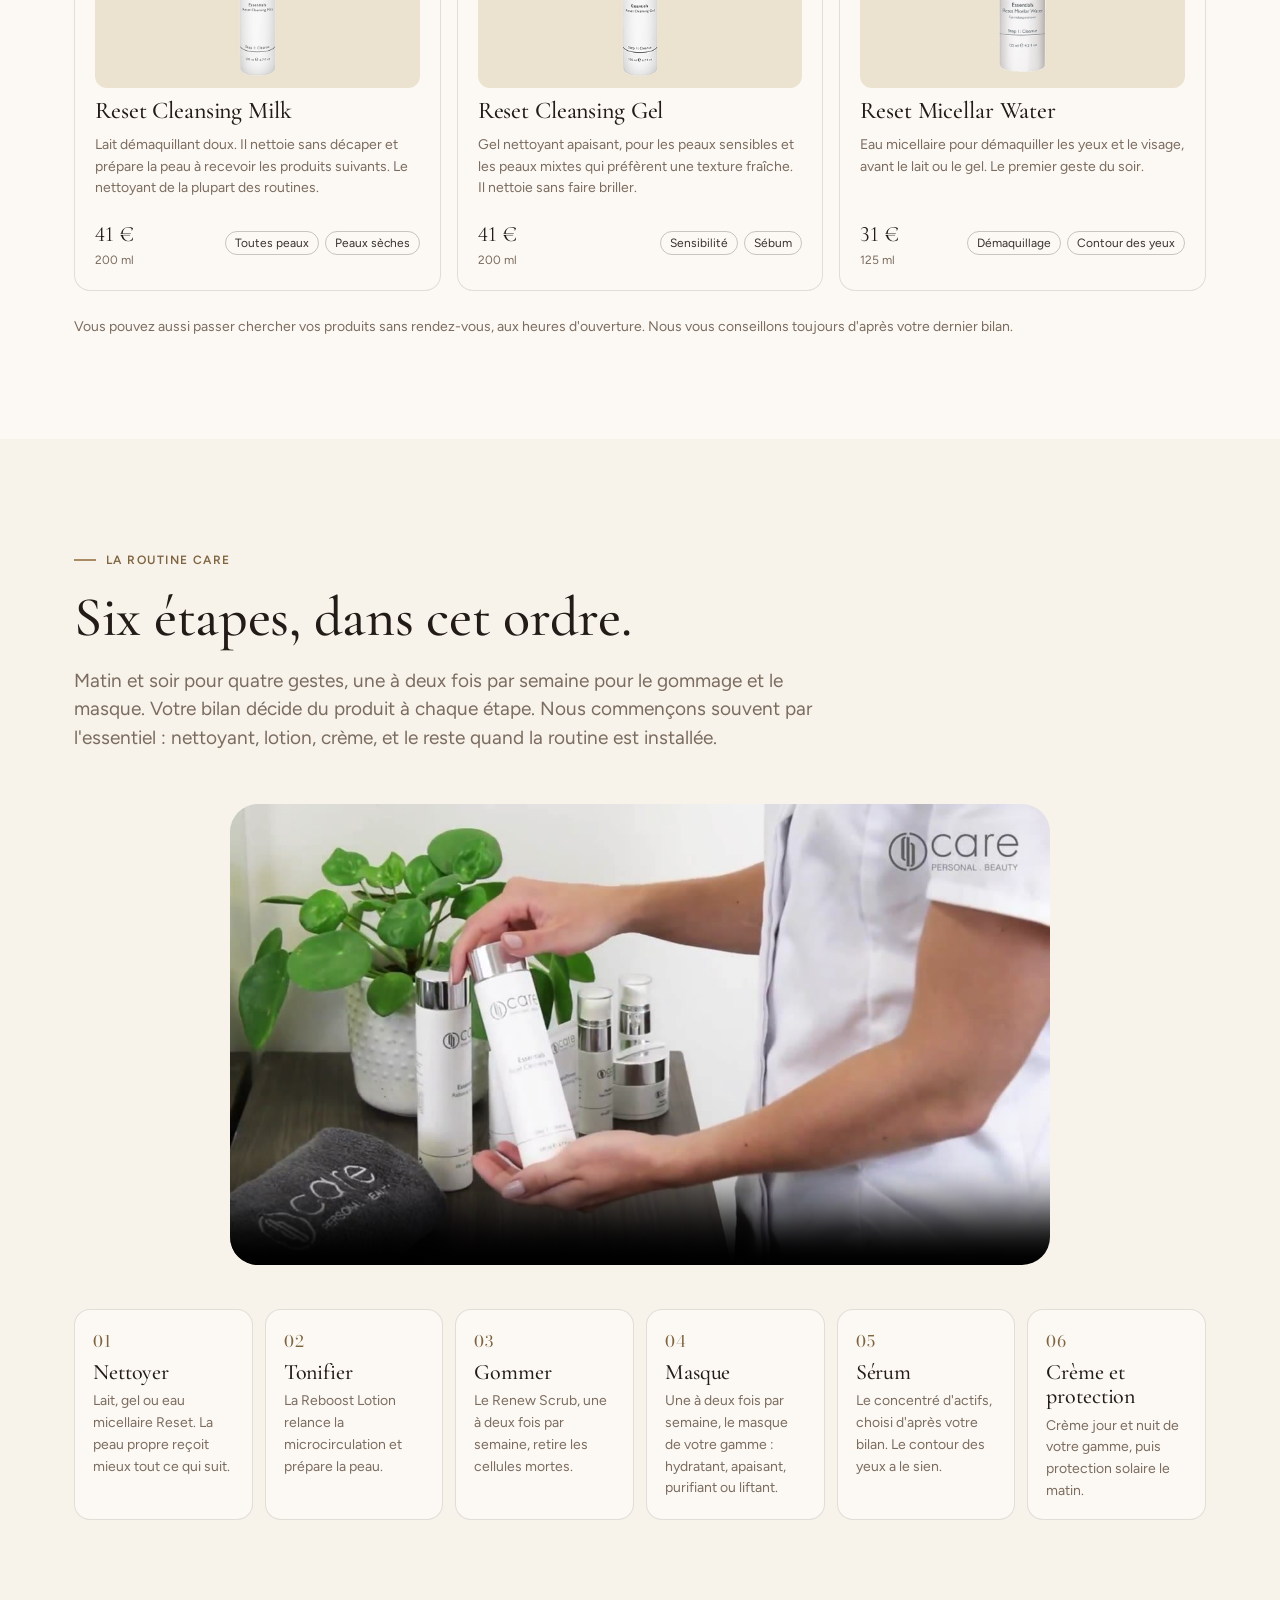
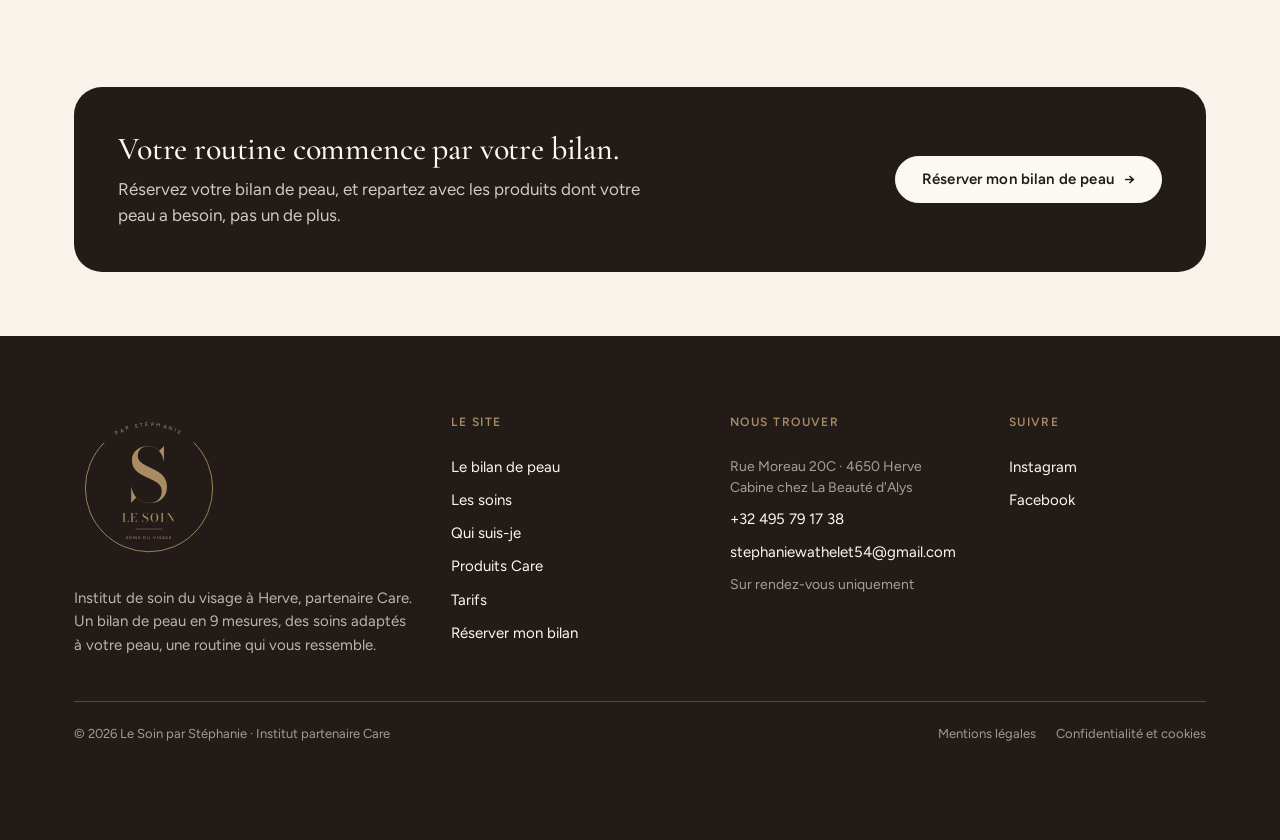
<file: produits.html>
<!doctype html>
<html lang="fr">
<head>
  <meta charset="utf-8">
  <meta name="viewport" content="width=device-width, initial-scale=1">
  <title>Les produits Care · Le Soin par Stéphanie</title>
  <meta name="description" content="Les produits Care Personal Beauty utilisés en cabine et pour la routine à domicile, conseillés après votre bilan et en vente uniquement à l'institut : Essentials, HydraPower, IntenseCalm, PurActiv, A.G.E. Care, yeux et solaire.">
  <meta name="theme-color" content="#f7f2ea">
  <meta property="og:type" content="website">
  <meta property="og:title" content="Les produits Care · Le Soin par Stéphanie">
  <meta property="og:description" content="Les produits Care Personal Beauty utilisés en cabine et pour la routine à domicile, conseillés après votre bilan et en vente uniquement à l'institut : Essentials, HydraPower, IntenseCalm, PurActiv, A.G.E. Care, yeux et solaire.">
  <meta property="og:locale" content="fr_BE">
  <link rel="icon" type="image/png" sizes="64x64" href="assets/img/logo/favicon.png">
  <link rel="apple-touch-icon" href="assets/img/logo/apple-touch-icon.png">
  <link rel="preconnect" href="https://fonts.googleapis.com">
  <link rel="preconnect" href="https://fonts.gstatic.com" crossorigin>
  <link href="https://fonts.googleapis.com/css2?family=Bodoni+Moda:wght@400;500&family=Cormorant+Garamond:ital,wght@0,500;0,600;1,500&family=Figtree:wght@400;500;600&display=swap" rel="stylesheet">
  <link rel="stylesheet" href="assets/css/styles.css">
  <script src="assets/js/main.js" defer></script>
  <script type="application/ld+json">
  {
    "@context": "https://schema.org",
    "@type": "BeautySalon",
    "name": "Le Soin par Stéphanie",
    "description": "Institut de soin du visage à Herve, partenaire Care : bilan de peau en 9 mesures, soins adaptés à votre peau et routine à domicile.",
    "founder": { "@type": "Person", "name": "Stéphanie Wathelet" },
    "telephone": "+32 495 79 17 38",
    "email": "stephaniewathelet54@gmail.com",
    "address": { "@type": "PostalAddress", "streetAddress": "Rue Moreau 20C", "postalCode": "4650", "addressLocality": "Herve", "addressCountry": "BE" },
    "containedInPlace": { "@type": "BeautySalon", "name": "La Beauté d'Alys" },
    "priceRange": "€€",
    "knowsAbout": ["Bilan de peau", "Soin du visage", "Care Personal Beauty"]
  }
  </script>
</head>
<body class="page page--produits">

  <a class="skip-link" href="#contenu">Aller au contenu</a>

  <!-- Logo : version vectorielle redessinée d'après le logo fourni, en attente de validation par Stéphanie.
       Le fichier original (PNG ou SVG) pourra le remplacer dans assets/img/logo/. -->
  <svg width="0" height="0" style="position:absolute" aria-hidden="true" focusable="false">
    <defs><path id="logo-arc" d="M73.6 93.9A165 165 0 0 1 326.4 93.9"/></defs>
    <symbol id="logo" viewBox="0 0 400 400">
      <path d="M320.2 79.8A170 170 0 1 1 79.8 79.8" fill="none" stroke="currentColor" stroke-width="2.4" stroke-linecap="round"/>
      <text font-family="Figtree, system-ui, sans-serif" font-size="13.5" font-weight="500" letter-spacing="6.5" fill="currentColor"><textPath href="#logo-arc" startOffset="50%" text-anchor="middle">PAR STÉPHANIE</textPath></text>
      <text x="200" y="236" font-family="'Bodoni Moda', 'Cormorant Garamond', Georgia, serif" font-size="196" font-weight="500" text-anchor="middle" fill="currentColor">S</text>
      <text x="200" y="291" font-family="'Bodoni Moda', 'Cormorant Garamond', Georgia, serif" font-size="32" font-weight="500" letter-spacing="3" text-anchor="middle" fill="currentColor">LE SOIN</text>
      <path d="M164 309.5h72" stroke="currentColor" stroke-width="1.3"/>
      <text x="200" y="336" font-family="Figtree, system-ui, sans-serif" font-size="10.5" font-weight="500" letter-spacing="2.4" text-anchor="middle" fill="currentColor">SOINS DU VISAGE</text>
    </symbol>
  </svg>

  <!-- Bandeau d'offre. À VALIDER : bilan offert ou payant, bon cadeau de Noël -->
  <div class="promo">
    <div class="container promo__inner">
      <span class="promo__text promo__text--long">Offre de lancement&nbsp;: votre bilan de peau offert avec votre premier soin</span>
      <span class="promo__text promo__text--short">Votre bilan de peau offert</span>
      <a class="promo__link" href="reserver.html">Réserver <span aria-hidden="true">→</span></a>
    </div>
  </div>

  <!-- En-tête -->
  <header class="header" id="haut">
    <div class="container header__inner">
      <a class="brand" href="index.html" aria-label="Le Soin par Stéphanie, retour à l'accueil"><svg class="brand__logo" aria-hidden="true" focusable="false"><use href="#logo"/></svg><span class="brand__text">Le Soin <em>par Stéphanie</em></span></a>

      <nav class="nav" aria-label="Navigation principale">
        <a class="nav__link" href="bilan-de-peau.html">Le bilan de peau</a>
        <a class="nav__link" href="soins.html">Les soins</a>
        <a class="nav__link" href="qui-suis-je.html">Qui suis-je</a>
        <a class="nav__link is-current" aria-current="page" href="produits.html">Produits Care</a>
        <a class="nav__link" href="tarifs.html">Tarifs</a>
      </nav>

      <div class="header__actions">
        <!-- À REMPLACER : le numéro professionnel définitif -->
        <a class="header__tel" href="tel:+32495791738" data-pos="header" aria-label="Appeler le +32 495 79 17 38" title="+32 495 79 17 38"><svg viewBox="0 0 24 24" fill="none" stroke="currentColor" stroke-width="1.8" stroke-linecap="round" stroke-linejoin="round" aria-hidden="true"><path d="M22 16.9v3a2 2 0 0 1-2.2 2 19.8 19.8 0 0 1-8.6-3.1 19.5 19.5 0 0 1-6-6A19.8 19.8 0 0 1 2.1 4.2 2 2 0 0 1 4.1 2h3a2 2 0 0 1 2 1.7c.1.9.4 1.8.7 2.7a2 2 0 0 1-.5 2.1L8.1 9.8a16 16 0 0 0 6 6l1.3-1.3a2 2 0 0 1 2.1-.4c.9.3 1.8.6 2.7.7a2 2 0 0 1 1.8 2z"/></svg></a>
        <a class="btn btn--primary btn--sm" href="reserver.html">Réserver mon bilan</a>
      </div>

      <button class="burger" type="button" aria-label="Ouvrir le menu" aria-expanded="false" aria-controls="menu">
        <span></span><span></span>
      </button>
    </div>
  </header>

  <!-- Menu mobile -->
  <div class="menu" id="menu" aria-hidden="true">
    <div class="container">
      <svg class="menu__logo" aria-hidden="true" focusable="false"><use href="#logo"/></svg>
      <nav class="menu__nav" aria-label="Navigation mobile">
        <a class="menu__link" href="index.html">Accueil</a>
        <a class="menu__link" href="bilan-de-peau.html">Le bilan de peau</a>
        <a class="menu__link" href="soins.html">Les soins</a>
        <a class="menu__link" href="qui-suis-je.html">Qui suis-je</a>
        <a class="menu__link is-current" aria-current="page" href="produits.html">Produits Care</a>
        <a class="menu__link" href="tarifs.html">Tarifs</a>
      </nav>
      <div class="menu__footer">
        <a class="btn btn--primary" href="reserver.html">Réserver mon bilan</a>
        <a class="btn btn--outline" href="tel:+32495791738" data-pos="menu">Appeler le +32 495 79 17 38</a>
      </div>
    </div>
  </div>

  <main id="contenu">

    <!-- ===================== HERO ===================== -->
    <section class="phero">
      <div class="container phero__grid">
        <div>
          <p class="eyebrow">Produits Care · En vente à l'institut</p>
          <h1 class="phero__title">Ceux que nous utilisons en cabine, et ceux que vous emportez.</h1>
          <p class="lead">Les produits de la marque belge Care Personal Beauty&nbsp;: ceux de vos soins en cabine, et ceux de votre routine à la maison. Conseillés après votre bilan, en vente uniquement à l'institut.</p>
          <div class="phero__actions">
            <a class="btn btn--primary" href="#catalogue">Voir les produits <span class="btn__arrow" aria-hidden="true">↓</span></a>
            <a class="link-arrow" href="#routine">La routine en six étapes <span aria-hidden="true">→</span></a>
          </div>
        </div>
        <!-- À REMPLACER : visuels produits Care, après accord de la marque -->
        <figure class="photo photo--4x5">
          <img src="assets/img/photos/application-creme.jpg" alt="Application d'une crème sur la joue" width="736" height="1308" fetchpriority="high" decoding="async">
        </figure>
      </div>
    </section>

    <!-- ===================== CATALOGUE ===================== -->
    <section class="section band" id="catalogue" data-products data-default="s1">
      <div class="container">
        <header class="section__head">
          <p class="eyebrow">Le catalogue</p>
          <h2 class="display">Les produits disponibles à l'institut.</h2>
          <p class="lead">Filtrez par étape de routine ou par gamme&nbsp;: <span data-count-visible>3</span> produits affichés sur 20, tous choisis avec vous après votre bilan. Prix indicatifs, confirmés à l'institut.</p>
        </header>

        <div class="notice" style="margin:0 0 26px">
          <span class="notice__dot" aria-hidden="true"></span>
          <p><strong>En vente uniquement à l'institut, conseillés après votre bilan.</strong> Pas de boutique en ligne ni d'envoi&nbsp;: nous vous remettons vos produits sur place, avec les gestes qui vont avec.</p>
        </div>

        <div class="pfilters">
          <div class="pfilters__group" role="group" aria-label="Filtrer par étape">
            <span class="pfilters__label">Étape</span>
            <button class="pfilter is-active" type="button" data-filter="s1">01 Nettoyer</button>
            <button class="pfilter" type="button" data-filter="s2">02 Tonifier</button>
            <button class="pfilter" type="button" data-filter="s3">03 Gommer</button>
            <button class="pfilter" type="button" data-filter="s4">04 Masque</button>
            <button class="pfilter" type="button" data-filter="s5">05 Sérum</button>
            <button class="pfilter" type="button" data-filter="s6">06 Crème et protection</button>
            <button class="pfilter" type="button" data-filter="all">Tous</button>
          </div>
          <div class="pfilters__group" role="group" aria-label="Filtrer par gamme">
            <span class="pfilters__label">Gamme</span>
            <button class="pfilter" type="button" data-filter="essentials">Essentials</button>
            <button class="pfilter" type="button" data-filter="hydrapower">HydraPower</button>
            <button class="pfilter" type="button" data-filter="intensecalm">IntenseCalm</button>
            <button class="pfilter" type="button" data-filter="puractiv">PurActiv</button>
            <button class="pfilter" type="button" data-filter="agecare">A.G.E. Care</button>
            <button class="pfilter" type="button" data-filter="yeux-soleil">Yeux et soleil</button>
          </div>
        </div>

        <!-- À VÉRIFIER : noms exacts, contenances et liste complète sur le catalogue Care. À VÉRIFIER : prix TTC relevés en octobre 2026 sur le site Care (page routine) et chez un revendeur agréé belge ; à confirmer avec le tarif institut. -->
        <div class="pgrid">

          <article class="product" data-step="s1" data-line="essentials">
            <div class="product__top"><span class="pill">Essentials</span><span class="product__step">01 · Nettoyer</span></div>
            <div class="product__ill"><img src="assets/img/produits/reset-cleansing-milk.jpg" alt="Flacon Reset Cleansing Milk de Care, lait démaquillant" loading="lazy" width="132" height="440"></div>
            <h3 class="product__name">Reset Cleansing Milk</h3>
            <p class="product__desc">Lait démaquillant doux. Il nettoie sans décaper et prépare la peau à recevoir les produits suivants. Le nettoyant de la plupart des routines.</p>
            <div class="product__foot"><span class="product__price">41 €<small>200 ml</small></span><ul class="product__for"><li>Toutes peaux</li><li>Peaux sèches</li></ul></div>
          </article>

          <article class="product" data-step="s1" data-line="essentials">
            <div class="product__top"><span class="pill">Essentials</span><span class="product__step">01 · Nettoyer</span></div>
            <div class="product__ill"><img src="assets/img/produits/reset-cleansing-gel.jpg" alt="Flacon Reset Cleansing Gel de Care, gel nettoyant" loading="lazy" width="131" height="440"></div>
            <h3 class="product__name">Reset Cleansing Gel</h3>
            <p class="product__desc">Gel nettoyant apaisant, pour les peaux sensibles et les peaux mixtes qui préfèrent une texture fraîche. Il nettoie sans faire briller.</p>
            <div class="product__foot"><span class="product__price">41 €<small>200 ml</small></span><ul class="product__for"><li>Sensibilité</li><li>Sébum</li></ul></div>
          </article>

          <article class="product" data-step="s1" data-line="essentials">
            <div class="product__top"><span class="pill">Essentials</span><span class="product__step">01 · Nettoyer</span></div>
            <div class="product__ill"><img src="assets/img/produits/reset-micellar-water.jpg" alt="Flacon Reset Micellar Water de Care, eau micellaire" loading="lazy" width="172" height="440"></div>
            <h3 class="product__name">Reset Micellar Water</h3>
            <p class="product__desc">Eau micellaire pour démaquiller les yeux et le visage, avant le lait ou le gel. Le premier geste du soir.</p>
            <div class="product__foot"><span class="product__price">31 €<small>125 ml</small></span><ul class="product__for"><li>Démaquillage</li><li>Contour des yeux</li></ul></div>
          </article>

          <article class="product" data-step="s2" data-line="essentials">
            <div class="product__top"><span class="pill">Essentials</span><span class="product__step">02 · Tonifier</span></div>
            <div class="product__ill"><img src="assets/img/produits/reboost-lotion.jpg" alt="Flacon Reboost Lotion de Care, lotion tonifiante" loading="lazy" width="133" height="440"></div>
            <h3 class="product__name">Reboost Lotion</h3>
            <p class="product__desc">Lotion tonifiante qui relance la microcirculation et aide la peau à se défendre contre le vieillissement. Après le nettoyage, avant le sérum.</p>
            <div class="product__foot"><span class="product__price">41 €<small>200 ml</small></span><ul class="product__for"><li>Éclat</li><li>Toutes peaux</li></ul></div>
          </article>

          <article class="product" data-step="s3" data-line="essentials">
            <div class="product__top"><span class="pill">Essentials</span><span class="product__step">03 · Gommer</span></div>
            <div class="product__ill"><img src="assets/img/produits/renew-scrub.jpg" alt="Tube Renew Scrub de Care, gommage" loading="lazy" width="250" height="440"></div>
            <h3 class="product__name">Renew Scrub</h3>
            <p class="product__desc">Gommage à texture gel-crème, assez doux pour les peaux sensibles et réactives. Une à deux fois par semaine, il retire les cellules mortes et relance le renouvellement. Le produit Care le plus demandé.</p>
            <div class="product__foot"><span class="product__price">49 €<small>50 ml</small></span><ul class="product__for"><li>Texture</li><li>Pores</li><li>Éclat</li></ul></div>
          </article>

          <article class="product" data-step="s5" data-line="hydrapower">
            <div class="product__top"><span class="pill">HydraPower</span><span class="product__step">05 · Sérum</span></div>
            <div class="product__ill"><img src="assets/img/produits/hydrapower-stem-cell-serum.jpg" alt="Flacon HydraPower Stem Cell Serum de Care, sérum hydratant" loading="lazy" width="147" height="440"></div>
            <h3 class="product__name">HydraPower Stem Cell Serum</h3>
            <p class="product__desc">Sérum gel léger, non gras, qui lisse les ridules de déshydratation et soutient l'élasticité. Le premier produit qu'on conseille quand la mesure d'hydratation est basse.</p>
            <div class="product__foot"><span class="product__price">91 €<small>30 ml</small></span><ul class="product__for"><li>Hydratation</li><li>Rides</li></ul></div>
          </article>

          <article class="product" data-step="s6" data-line="hydrapower">
            <div class="product__top"><span class="pill">HydraPower</span><span class="product__step">06 · Crème</span></div>
            <div class="product__ill"><img src="assets/img/produits/hydrapower-h-complex-cream.jpg" alt="Pot de crème HydraPower H-Complex Cream de Care" loading="lazy" width="301" height="275"></div>
            <h3 class="product__name">HydraPower H-Complex Cream</h3>
            <p class="product__desc">Crème jour et nuit pour les peaux déshydratées, qui tiraillent ou marquent. Elle retient l'eau et calme la sensation d'inconfort.</p>
            <div class="product__foot"><span class="product__price">90 €<small>50 ml</small></span><ul class="product__for"><li>Hydratation</li><li>Nutrition</li></ul></div>
          </article>

          <article class="product" data-step="s4" data-line="hydrapower">
            <div class="product__top"><span class="pill">HydraPower</span><span class="product__step">04 · Masque</span></div>
            <div class="product__ill"><img src="assets/img/produits/hydrapower-skin-moisturizing-mask.jpg" alt="Tube HydraPower Skin Moisturizing Mask de Care, masque hydratant" loading="lazy" width="250" height="440"></div>
            <h3 class="product__name">HydraPower Skin Moisturizing Mask</h3>
            <p class="product__desc">Masque hydratant à poser une à deux fois par semaine. Un coup de pouce quand la peau a soif, en saison froide ou après le soleil.</p>
            <div class="product__foot"><span class="product__price">49 €<small>50 ml</small></span><ul class="product__for"><li>Hydratation</li><li>Éclat</li></ul></div>
          </article>

          <article class="product" data-step="s5" data-line="intensecalm">
            <div class="product__top"><span class="pill">IntenseCalm</span><span class="product__step">05 · Sérum</span></div>
            <div class="product__ill"><img src="assets/img/produits/intensecalm-skin-repair-serum.jpg" alt="Flacon IntenseCalm Skin Repair Serum de Care, sérum apaisant" loading="lazy" width="147" height="440"></div>
            <h3 class="product__name">IntenseCalm Skin Repair Serum</h3>
            <p class="product__desc">Sérum à l'allantoïne et au collagène. L'une calme les irritations, l'autre soutient l'élasticité et la fermeté des peaux réactives.</p>
            <div class="product__foot"><span class="product__price">94 €<small>30 ml</small></span><ul class="product__for"><li>Sensibilité</li><li>Rougeurs</li></ul></div>
          </article>

          <article class="product" data-step="s6" data-line="intensecalm">
            <div class="product__top"><span class="pill">IntenseCalm</span><span class="product__step">06 · Crème</span></div>
            <div class="product__ill"><img src="assets/img/produits/intensecalm-c-complex-cream.jpg" alt="Pot de crème IntenseCalm C-Complex Cream de Care" loading="lazy" width="300" height="277"></div>
            <h3 class="product__name">IntenseCalm C-Complex Cream</h3>
            <p class="product__desc">Crème jour et nuit apaisante et très hydratante pour les peaux sensibles qui rougissent. Elle agit sur le mécanisme de l'inflammation plutôt que de le masquer.</p>
            <div class="product__foot"><span class="product__price">90 €<small>50 ml</small></span><ul class="product__for"><li>Sensibilité</li><li>Rougeurs</li></ul></div>
          </article>

          <article class="product" data-step="s4" data-line="intensecalm">
            <div class="product__top"><span class="pill">IntenseCalm</span><span class="product__step">04 · Masque</span></div>
            <div class="product__ill"><img src="assets/img/produits/intensecalm-ultra-soothing-mask.jpg" alt="Tube IntenseCalm Ultra Soothing Mask de Care, masque apaisant" loading="lazy" width="250" height="440"></div>
            <h3 class="product__name">IntenseCalm Ultra Soothing Mask</h3>
            <p class="product__desc">Masque crémeux qui apaise et réduit les rougeurs. Le phytosqualane forme un voile protecteur qui retient l'eau dans la peau.</p>
            <div class="product__foot"><span class="product__price">53 €<small>50 ml</small></span><ul class="product__for"><li>Rougeurs</li><li>Sensibilité</li></ul></div>
          </article>

          <article class="product" data-step="s5" data-line="puractiv">
            <div class="product__top"><span class="pill">PurActiv</span><span class="product__step">05 · Sérum</span></div>
            <div class="product__ill"><img src="assets/img/produits/puractiv-total-control-serum.jpg" alt="Flacon PurActiv Total Control Serum de Care, sérum matifiant" loading="lazy" width="148" height="440"></div>
            <h3 class="product__name">PurActiv Total Control Serum</h3>
            <p class="product__desc">Sérum matifiant longue durée pour les peaux qui brillent dès midi et dont les pores se voient. Il régule sans dessécher.</p>
            <div class="product__foot"><span class="product__price">91 €<small>30 ml</small></span><ul class="product__for"><li>Sébum</li><li>Pores</li></ul></div>
          </article>

          <article class="product" data-step="s6" data-line="puractiv">
            <div class="product__top"><span class="pill">PurActiv</span><span class="product__step">06 · Crème</span></div>
            <div class="product__ill"><img src="assets/img/produits/puractiv-p-complex-cream.jpg" alt="Pot de crème PurActiv P-Complex Cream de Care" loading="lazy" width="300" height="285"></div>
            <h3 class="product__name">PurActiv P-Complex Cream</h3>
            <p class="product__desc">Crème jour et nuit qui réduit la production de sébum et la brillance, et resserre les pores. Pour les peaux mixtes à grasses.</p>
            <div class="product__foot"><span class="product__price">90 €<small>50 ml</small></span><ul class="product__for"><li>Sébum</li><li>Pores</li><li>Impuretés</li></ul></div>
          </article>

          <article class="product" data-step="s4" data-line="puractiv">
            <div class="product__top"><span class="pill">PurActiv</span><span class="product__step">04 · Masque</span></div>
            <div class="product__ill"><img src="assets/img/produits/puractiv-clear-purifying-mask.jpg" alt="Tube PurActiv Clear Purifying Mask de Care, masque purifiant" loading="lazy" width="251" height="440"></div>
            <h3 class="product__name">PurActiv Clear Purifying Mask</h3>
            <p class="product__desc">Masque purifiant à l'argile verte, à texture absorbante. Il capte l'excès de sébum, les toxines et les impuretés sans agresser la peau.</p>
            <div class="product__foot"><span class="product__price">49 €<small>50 ml</small></span><ul class="product__for"><li>Impuretés</li><li>Sébum</li><li>Pores</li></ul></div>
          </article>

          <article class="product" data-step="s5" data-line="agecare">
            <div class="product__top"><span class="pill">A.G.E. Care</span><span class="product__step">05 · Sérum</span></div>
            <div class="product__ill"><img src="assets/img/produits/age-care-high-tech-serum.jpg" alt="Flacon A.G.E. Care High Tech Serum de Care, sérum anti-âge" loading="lazy" width="147" height="440"></div>
            <h3 class="product__name">A.G.E. Care High Tech Serum</h3>
            <p class="product__desc">Sérum anti-âge à quatre actifs&nbsp;: un hexapeptide qui détend les rides d'expression, de l'ADN végétal antioxydant, du sulfate de chondroïtine pour le collagène et l'élastine, et de la vitamine A pour le renouvellement. Une fois par jour, avant la crème.</p>
            <div class="product__foot"><span class="product__price">128 €<small>30 ml</small></span><ul class="product__for"><li>Rides</li><li>Fermeté</li></ul></div>
          </article>

          <article class="product" data-step="s6" data-line="agecare">
            <div class="product__top"><span class="pill">A.G.E. Care</span><span class="product__step">06 · Crème</span></div>
            <div class="product__ill"><img src="assets/img/produits/age-care-a-complex-cream.jpg" alt="Pot de crème A.G.E. Care A-Complex Cream de Care" loading="lazy" width="301" height="301"></div>
            <h3 class="product__name">A.G.E. Care A-Complex Cream</h3>
            <p class="product__desc">Crème jour et nuit au complexe anti-âge breveté par les laboratoires Care. Elle lisse l'apparence des rides et protège des agressions extérieures. Existe en version Light pour les peaux mixtes et Rich pour les peaux sèches.</p>
            <div class="product__foot"><span class="product__price">117 €<small>50 ml, Light ou Rich</small></span><ul class="product__for"><li>Rides</li><li>Fermeté</li><li>Nutrition</li></ul></div>
          </article>

          <article class="product" data-step="s4" data-line="agecare">
            <div class="product__top"><span class="pill">A.G.E. Care</span><span class="product__step">04 · Masque</span></div>
            <div class="product__ill"><img src="assets/img/produits/age-care-instant-lifting-mask.jpg" alt="Tube A.G.E. Care Instant Lifting Mask de Care, masque liftant" loading="lazy" width="249" height="440"></div>
            <h3 class="product__name">A.G.E. Care Instant Lifting Mask</h3>
            <p class="product__desc">Masque au collagène qui estompe rides et ridules et assouplit la peau. L'effet se voit tout de suite, ce qui en fait le masque d'avant une occasion.</p>
            <div class="product__foot"><span class="product__price">63 €<small>50 ml</small></span><ul class="product__for"><li>Fermeté</li><li>Rides</li></ul></div>
          </article>

          <article class="product" data-step="s5" data-line="yeux-soleil">
            <div class="product__top"><span class="pill">Yeux</span><span class="product__step">05 · Sérum yeux</span></div>
            <div class="product__ill"><img src="assets/img/produits/intense-eye-lift.jpg" alt="Flacon Intense Eye Lift de Care, sérum contour des yeux" loading="lazy" width="171" height="440"></div>
            <h3 class="product__name">Intense Eye Lift</h3>
            <p class="product__desc">Sérum gel léger pour le contour des yeux&nbsp;: rides, cernes et poches. L'hamamélis décongestionne, un dérivé du menthol rafraîchit, une biosaccharide hydrate et apaise.</p>
            <div class="product__foot"><span class="product__price">90 €<small>15 ml</small></span><ul class="product__for"><li>Rides</li><li>Cernes et poches</li></ul></div>
          </article>

          <article class="product" data-step="s6" data-line="yeux-soleil">
            <div class="product__top"><span class="pill">Suncare</span><span class="product__step">06 · Protection</span></div>
            <div class="product__ill"><img src="assets/img/produits/sun-cream-face-spf50.jpg" alt="Tube Sun Cream Face SPF 50+ de Care, crème solaire visage" loading="lazy" width="234" height="440"></div>
            <h3 class="product__name">Sun Cream Face SPF 50+</h3>
            <p class="product__desc">Crème solaire visage légère et sans huile, pensée pour les peaux sensibles. Acide hyaluronique, carnosine et vitamine E, haute protection UVA et UVB. Le geste qui empêche les taches de revenir.</p>
            <div class="product__foot"><span class="product__price">49 €<small>50 ml</small></span><ul class="product__for"><li>Taches pigmentaires</li><li>Rides</li></ul></div>
          </article>

          <!-- À COMPLÉTER : prix de l'Aftersun Lotion -->
          <article class="product" data-step="s6" data-line="yeux-soleil">
            <div class="product__top"><span class="pill">Suncare</span><span class="product__step">06 · Après-soleil</span></div>
            <div class="product__ill"><img src="assets/img/produits/aftersun-lotion.jpg" alt="Tube Aftersun Lotion Face and Body de Care, lotion après-soleil" loading="lazy" width="215" height="440"></div>
            <h3 class="product__name">Aftersun Lotion Face &amp; Body</h3>
            <p class="product__desc">Lotion après-soleil pour le visage et le corps. Elle apaise, réhydrate et prolonge le confort de la peau après une journée au soleil.</p>
            <div class="product__foot"><span class="product__price">XX €<small>200 ml</small></span><ul class="product__for"><li>Après-soleil</li><li>Apaisant</li></ul></div>
          </article>

        </div>

        <p class="caption" style="margin-top:26px">Vous pouvez aussi passer chercher vos produits sans rendez-vous, aux heures d'ouverture. Nous vous conseillons toujours d'après votre dernier bilan.</p>
      </div>
    </section>

    <!-- ===================== LA ROUTINE EN SIX ÉTAPES ===================== -->
    <section class="section" id="routine">
      <div class="container">
        <header class="section__head">
          <p class="eyebrow">La routine Care</p>
          <h2 class="display">Six étapes, dans cet ordre.</h2>
          <p class="lead">Matin et soir pour quatre gestes, une à deux fois par semaine pour le gommage et le masque. Votre bilan décide du produit à chaque étape. Nous commençons souvent par l'essentiel&nbsp;: nettoyant, lotion, crème, et le reste quand la routine est installée.</p>
        </header>
        <!-- Vidéo Care (routine de soin, 53 s, sans son) : sous réserve de l'accord de la marque -->
        <figure class="video video--routine">
            <video controls preload="none" playsinline poster="assets/video/routine-care-poster.jpg" aria-label="Vidéo Care : la routine de soin appliquée pas à pas">
              <source src="assets/video/routine-care.mp4" type="video/mp4">
            </video>
          </figure>
        <ol class="routine6">
          <li class="routine6__step"><span class="routine6__num">01</span><h3 class="routine6__title">Nettoyer</h3><p>Lait, gel ou eau micellaire Reset. La peau propre reçoit mieux tout ce qui suit.</p></li>
          <li class="routine6__step"><span class="routine6__num">02</span><h3 class="routine6__title">Tonifier</h3><p>La Reboost Lotion relance la microcirculation et prépare la peau.</p></li>
          <li class="routine6__step"><span class="routine6__num">03</span><h3 class="routine6__title">Gommer</h3><p>Le Renew Scrub, une à deux fois par semaine, retire les cellules mortes.</p></li>
          <li class="routine6__step"><span class="routine6__num">04</span><h3 class="routine6__title">Masque</h3><p>Une à deux fois par semaine, le masque de votre gamme&nbsp;: hydratant, apaisant, purifiant ou liftant.</p></li>
          <li class="routine6__step"><span class="routine6__num">05</span><h3 class="routine6__title">Sérum</h3><p>Le concentré d'actifs, choisi d'après votre bilan. Le contour des yeux a le sien.</p></li>
          <li class="routine6__step"><span class="routine6__num">06</span><h3 class="routine6__title">Crème et protection</h3><p>Crème jour et nuit de votre gamme, puis protection solaire le matin.</p></li>
        </ol>
      </div>
    </section>

    <!-- ===================== APPEL ===================== -->
    <section class="section--tight">
      <div class="container">
        <div class="cta-band">
          <div>
            <h2 class="title">Votre routine commence par votre bilan.</h2>
            <p>Réservez votre bilan de peau, et repartez avec les produits dont votre peau a besoin, pas un de plus.</p>
          </div>
          <a class="btn btn--light" href="reserver.html">Réserver mon bilan de peau <span class="btn__arrow" aria-hidden="true">→</span></a>
        </div>
      </div>
    </section>
  </main>

  <!-- ===================== PIED DE PAGE ===================== -->
  <footer class="footer">
    <div class="container">
      <div class="footer__grid">
        <div class="footer__col">
          <a class="footer__logo" href="index.html" aria-label="Le Soin par Stéphanie, retour à l'accueil"><svg aria-hidden="true" focusable="false"><use href="#logo"/></svg></a>
          <p class="footer__tagline">Institut de soin du visage à Herve, partenaire Care. Un bilan de peau en 9 mesures, des soins adaptés à votre peau, une routine qui vous ressemble.</p>
        </div>
        <div class="footer__col">
          <span class="footer__title">Le site</span>
          <a class="footer__link" href="bilan-de-peau.html">Le bilan de peau</a>
          <a class="footer__link" href="soins.html">Les soins</a>
          <a class="footer__link" href="qui-suis-je.html">Qui suis-je</a>
          <a class="footer__link" href="produits.html">Produits Care</a>
          <a class="footer__link" href="tarifs.html">Tarifs</a>
          <a class="footer__link" href="reserver.html">Réserver mon bilan</a>
        </div>
        <div class="footer__col">
          <span class="footer__title">Nous trouver</span>
          <span class="footer__muted">Rue Moreau 20C · 4650 Herve<br>Cabine chez La Beauté d'Alys</span>
          <a class="footer__link" href="tel:+32495791738" data-pos="footer">+32 495 79 17 38</a>
          <a class="footer__link" href="mailto:stephaniewathelet54@gmail.com">stephaniewathelet54@gmail.com</a>
          <span class="footer__muted">Sur rendez-vous uniquement</span>
        </div>
        <div class="footer__col">
          <span class="footer__title">Suivre</span>
          <!-- À COMPLÉTER : liens des réseaux -->
          <a class="footer__link" href="#" rel="noopener">Instagram</a>
          <a class="footer__link" href="#" rel="noopener">Facebook</a>
        </div>
      </div>
      <div class="footer__bottom">
        <span>© <span data-year>2026</span> Le Soin par Stéphanie · Institut partenaire Care</span>
        <div class="footer__legal">
          <a href="mentions-legales.html">Mentions légales</a>
          <a href="confidentialite.html">Confidentialité et cookies</a>
        </div>
      </div>
    </div>
  </footer>

  <!-- Barre fixe sur mobile -->
  <div class="barfix" aria-label="Réserver ou appeler">
    <div class="barfix__inner">
      <a class="btn btn--primary" href="reserver.html">Réserver mon bilan</a>
      <a class="barfix__tel" href="tel:+32495791738" aria-label="Appeler l'institut" data-pos="barre-mobile"><svg viewBox="0 0 24 24" fill="none" stroke="currentColor" stroke-width="1.8" stroke-linecap="round" stroke-linejoin="round" aria-hidden="true"><path d="M22 16.9v3a2 2 0 0 1-2.2 2 19.8 19.8 0 0 1-8.6-3.1 19.5 19.5 0 0 1-6-6A19.8 19.8 0 0 1 2.1 4.2 2 2 0 0 1 4.1 2h3a2 2 0 0 1 2 1.7c.1.9.4 1.8.7 2.7a2 2 0 0 1-.5 2.1L8.1 9.8a16 16 0 0 0 6 6l1.3-1.3a2 2 0 0 1 2.1-.4c.9.3 1.8.6 2.7.7a2 2 0 0 1 1.8 2z"/></svg></a>
    </div>
  </div>

  <!-- Bandeau cookies : la mesure d'audience ne se charge qu'après accord -->
  <div class="consent" data-consent role="region" aria-label="Cookies">
    <p class="consent__text">Nous utilisons des cookies de mesure d'audience pour comprendre comment le site est consulté et améliorer nos campagnes. Vous pouvez refuser. <a href="confidentialite.html">En savoir plus</a></p>
    <div class="consent__btns">
      <button class="btn btn--outline btn--sm" type="button" data-consent-refuse>Refuser</button>
      <button class="btn btn--primary btn--sm" type="button" data-consent-accept>Accepter</button>
    </div>
  </div>

</body>
</html>
</file>
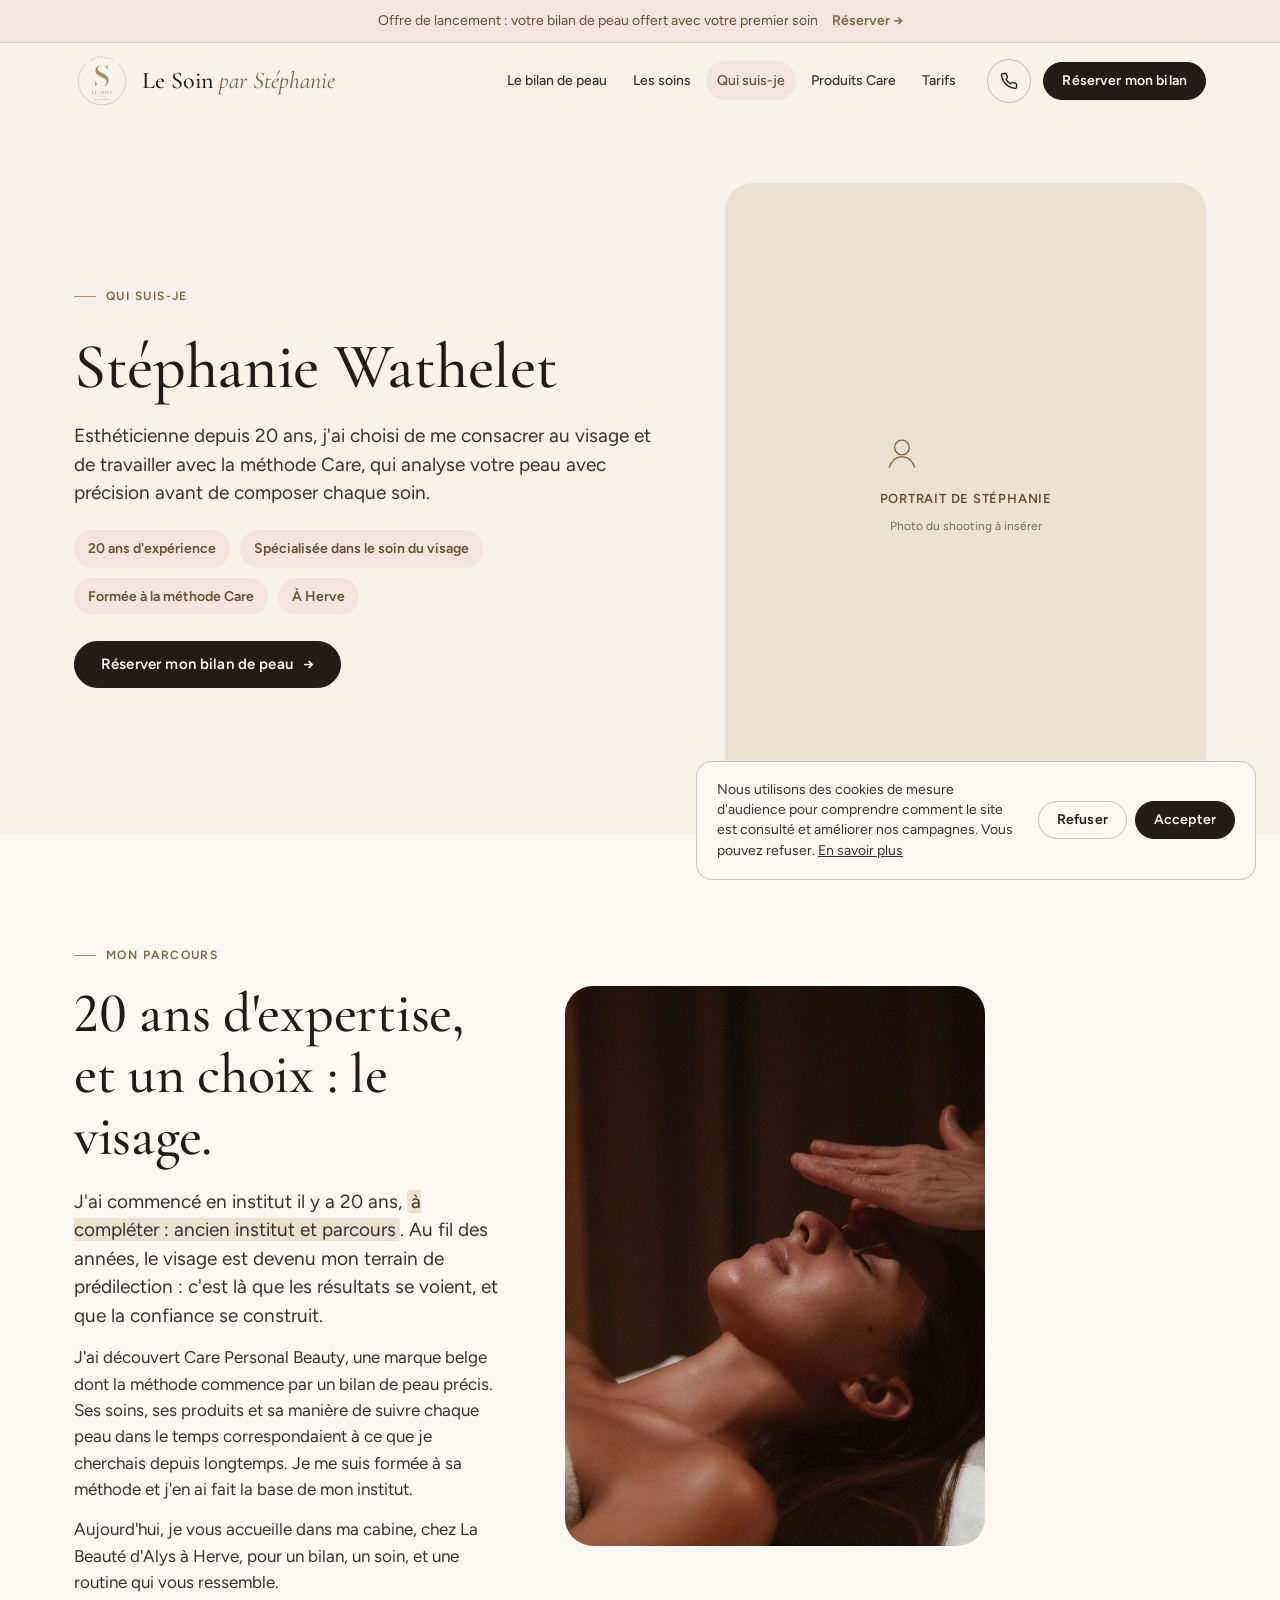
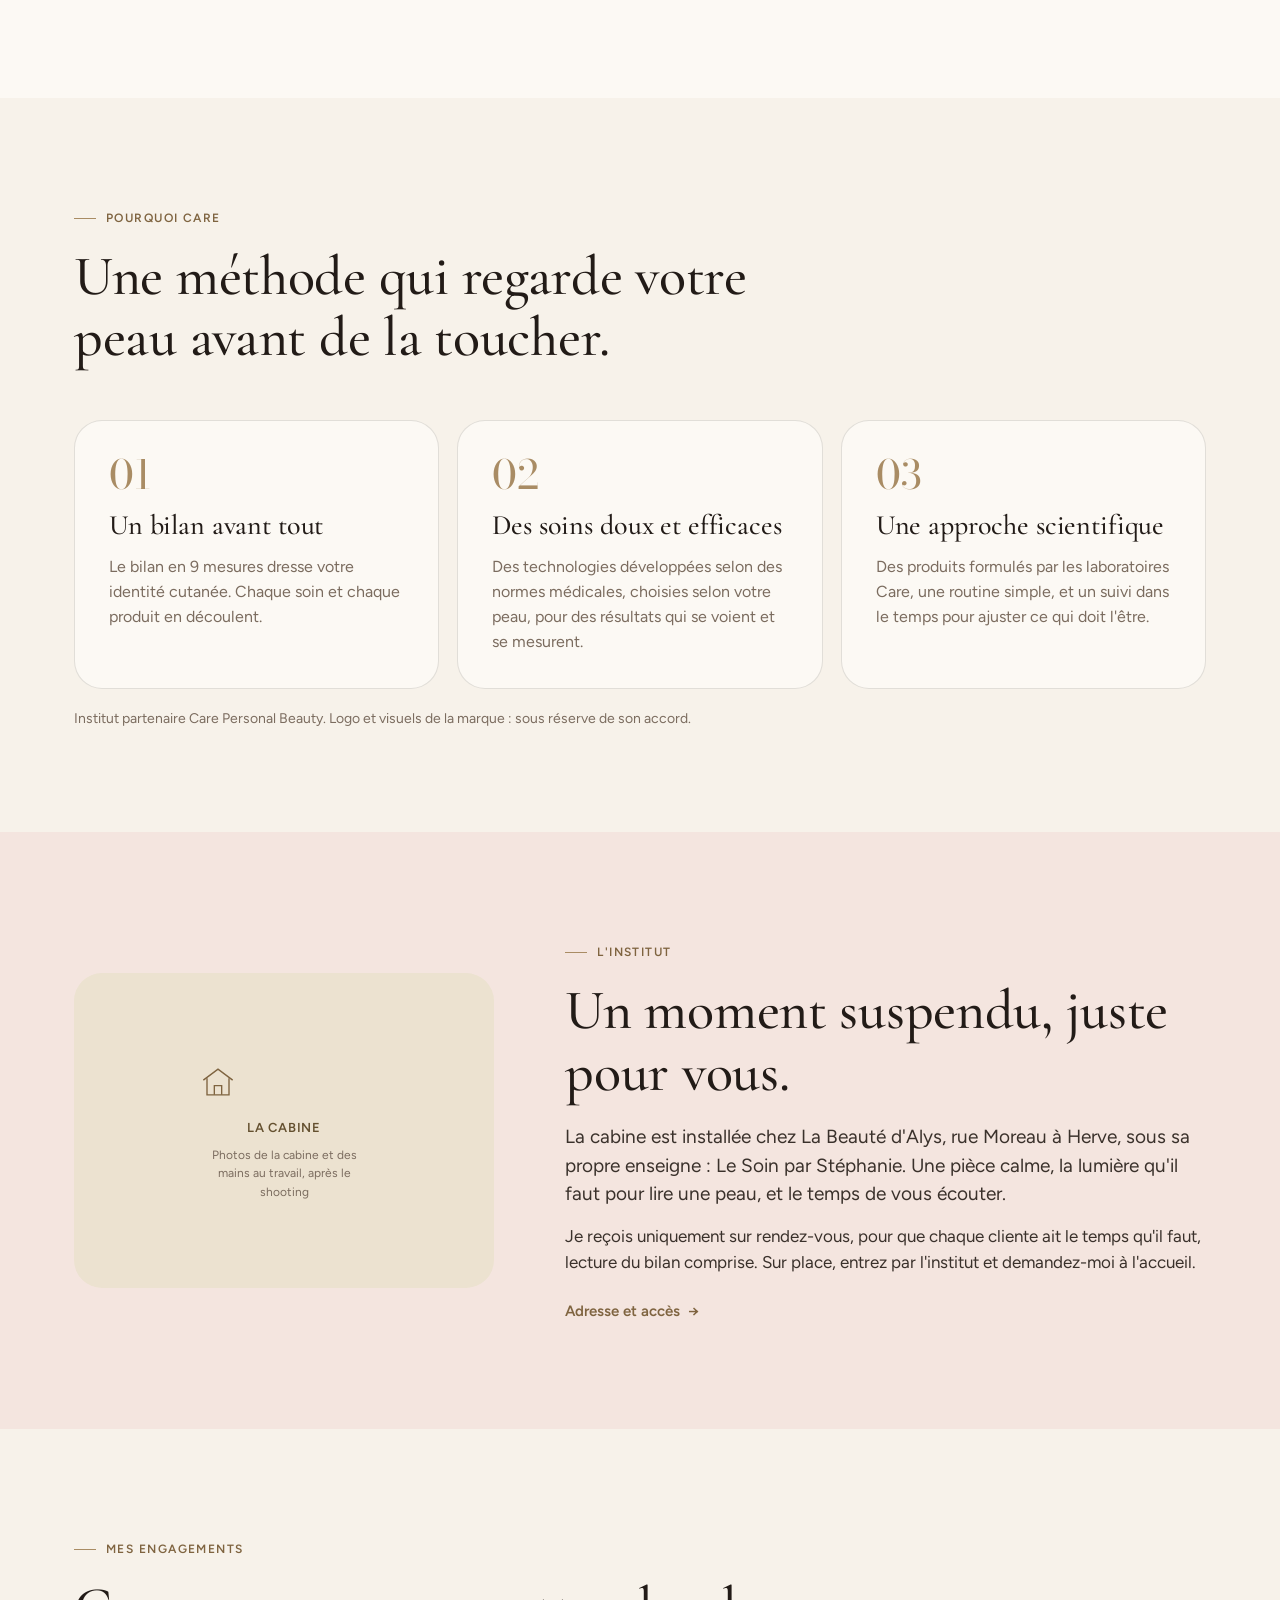
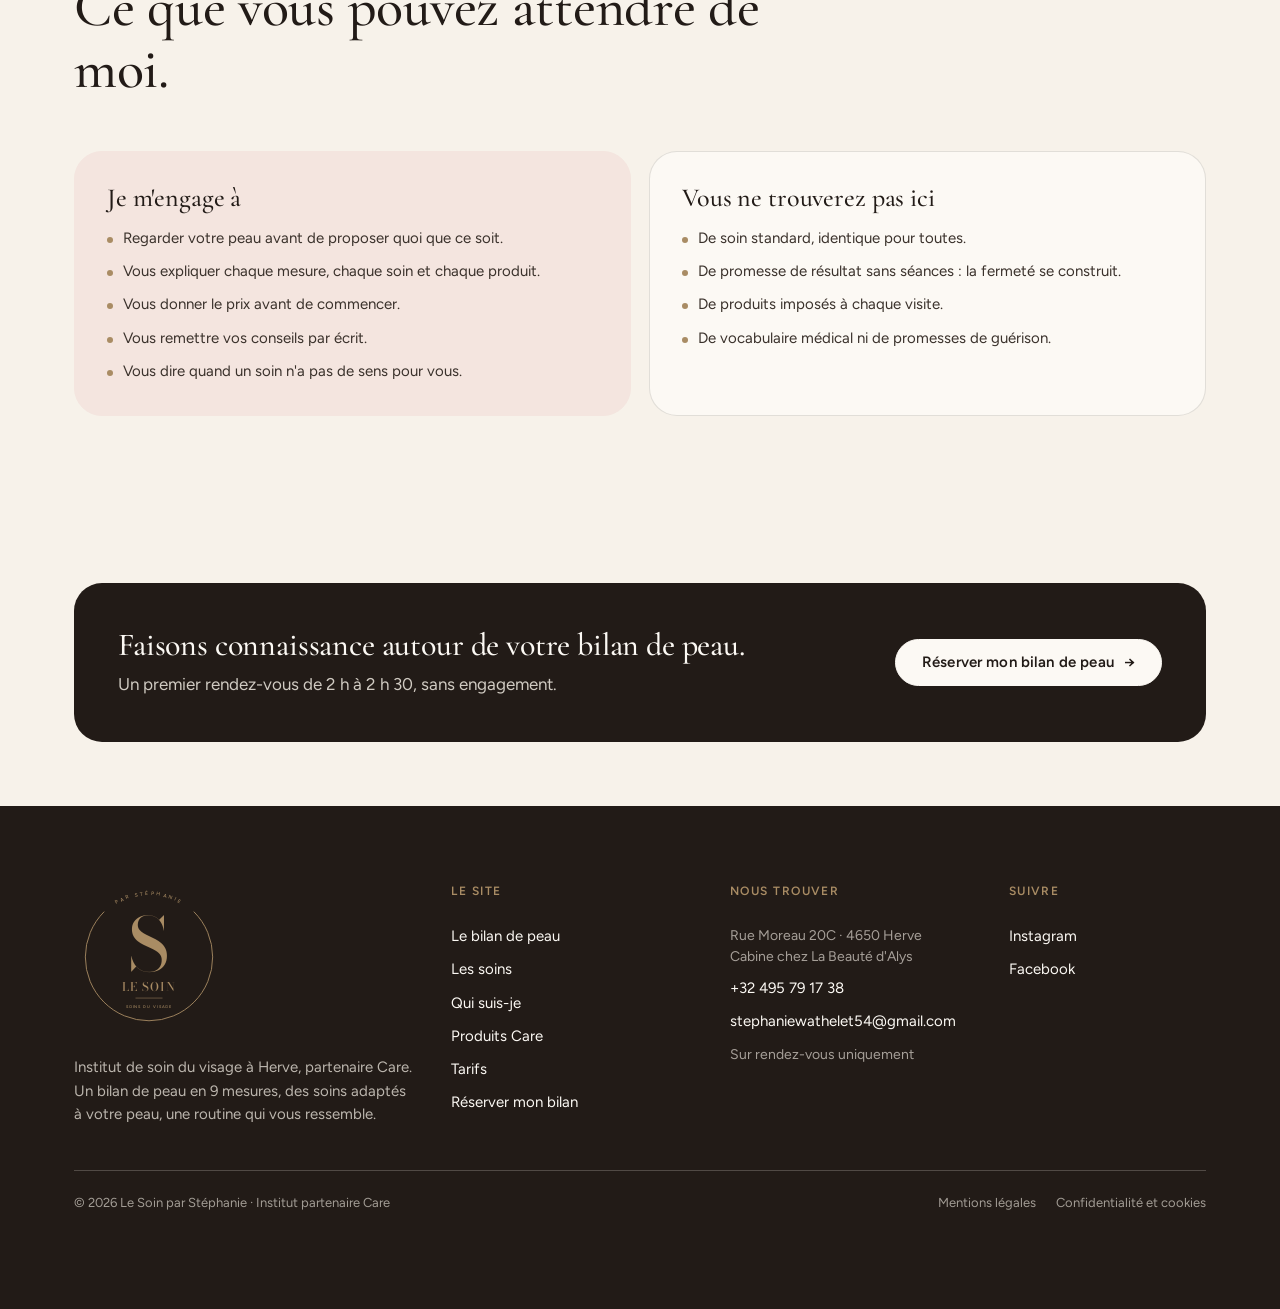
<file: qui-suis-je.html>
<!doctype html>
<html lang="fr">
<head>
  <meta charset="utf-8">
  <meta name="viewport" content="width=device-width, initial-scale=1">
  <title>Qui suis-je · Stéphanie Wathelet · Le Soin par Stéphanie</title>
  <meta name="description" content="20 ans d'expérience, une spécialisation dans le soin du visage et la méthode Care : le parcours de Stéphanie Wathelet et l'institut, à Herve.">
  <meta name="theme-color" content="#f7f2ea">
  <meta property="og:type" content="website">
  <meta property="og:title" content="Qui suis-je · Stéphanie Wathelet · Le Soin par Stéphanie">
  <meta property="og:description" content="20 ans d'expérience, une spécialisation dans le soin du visage et la méthode Care : le parcours de Stéphanie Wathelet et l'institut, à Herve.">
  <meta property="og:locale" content="fr_BE">
  <link rel="icon" type="image/png" sizes="64x64" href="assets/img/logo/favicon.png">
  <link rel="apple-touch-icon" href="assets/img/logo/apple-touch-icon.png">
  <link rel="preconnect" href="https://fonts.googleapis.com">
  <link rel="preconnect" href="https://fonts.gstatic.com" crossorigin>
  <link href="https://fonts.googleapis.com/css2?family=Bodoni+Moda:wght@400;500&family=Cormorant+Garamond:ital,wght@0,500;0,600;1,500&family=Figtree:wght@400;500;600&display=swap" rel="stylesheet">
  <link rel="stylesheet" href="assets/css/styles.css">
  <script src="assets/js/main.js" defer></script>
  <script type="application/ld+json">
  {
    "@context": "https://schema.org",
    "@type": "BeautySalon",
    "name": "Le Soin par Stéphanie",
    "description": "Institut de soin du visage à Herve, partenaire Care : bilan de peau en 9 mesures, soins adaptés à votre peau et routine à domicile.",
    "founder": { "@type": "Person", "name": "Stéphanie Wathelet" },
    "telephone": "+32 495 79 17 38",
    "email": "stephaniewathelet54@gmail.com",
    "address": { "@type": "PostalAddress", "streetAddress": "Rue Moreau 20C", "postalCode": "4650", "addressLocality": "Herve", "addressCountry": "BE" },
    "containedInPlace": { "@type": "BeautySalon", "name": "La Beauté d'Alys" },
    "priceRange": "€€",
    "knowsAbout": ["Bilan de peau", "Soin du visage", "Care Personal Beauty"]
  }
  </script>
</head>
<body class="page page--qui-suis-je">

  <a class="skip-link" href="#contenu">Aller au contenu</a>

  <!-- Logo : version vectorielle redessinée d'après le logo fourni, en attente de validation par Stéphanie.
       Le fichier original (PNG ou SVG) pourra le remplacer dans assets/img/logo/. -->
  <svg width="0" height="0" style="position:absolute" aria-hidden="true" focusable="false">
    <defs><path id="logo-arc" d="M73.6 93.9A165 165 0 0 1 326.4 93.9"/></defs>
    <symbol id="logo" viewBox="0 0 400 400">
      <path d="M320.2 79.8A170 170 0 1 1 79.8 79.8" fill="none" stroke="currentColor" stroke-width="2.4" stroke-linecap="round"/>
      <text font-family="Figtree, system-ui, sans-serif" font-size="13.5" font-weight="500" letter-spacing="6.5" fill="currentColor"><textPath href="#logo-arc" startOffset="50%" text-anchor="middle">PAR STÉPHANIE</textPath></text>
      <text x="200" y="236" font-family="'Bodoni Moda', 'Cormorant Garamond', Georgia, serif" font-size="196" font-weight="500" text-anchor="middle" fill="currentColor">S</text>
      <text x="200" y="291" font-family="'Bodoni Moda', 'Cormorant Garamond', Georgia, serif" font-size="32" font-weight="500" letter-spacing="3" text-anchor="middle" fill="currentColor">LE SOIN</text>
      <path d="M164 309.5h72" stroke="currentColor" stroke-width="1.3"/>
      <text x="200" y="336" font-family="Figtree, system-ui, sans-serif" font-size="10.5" font-weight="500" letter-spacing="2.4" text-anchor="middle" fill="currentColor">SOINS DU VISAGE</text>
    </symbol>
  </svg>

  <!-- Bandeau d'offre. À VALIDER : bilan offert ou payant, bon cadeau de Noël -->
  <div class="promo">
    <div class="container promo__inner">
      <span class="promo__text promo__text--long">Offre de lancement&nbsp;: votre bilan de peau offert avec votre premier soin</span>
      <span class="promo__text promo__text--short">Votre bilan de peau offert</span>
      <a class="promo__link" href="reserver.html">Réserver <span aria-hidden="true">→</span></a>
    </div>
  </div>

  <!-- En-tête -->
  <header class="header" id="haut">
    <div class="container header__inner">
      <a class="brand" href="index.html" aria-label="Le Soin par Stéphanie, retour à l'accueil"><svg class="brand__logo" aria-hidden="true" focusable="false"><use href="#logo"/></svg><span class="brand__text">Le Soin <em>par Stéphanie</em></span></a>

      <nav class="nav" aria-label="Navigation principale">
        <a class="nav__link" href="bilan-de-peau.html">Le bilan de peau</a>
        <a class="nav__link" href="soins.html">Les soins</a>
        <a class="nav__link is-current" aria-current="page" href="qui-suis-je.html">Qui suis-je</a>
        <a class="nav__link" href="produits.html">Produits Care</a>
        <a class="nav__link" href="tarifs.html">Tarifs</a>
      </nav>

      <div class="header__actions">
        <!-- À REMPLACER : le numéro professionnel définitif -->
        <a class="header__tel" href="tel:+32495791738" data-pos="header" aria-label="Appeler le +32 495 79 17 38" title="+32 495 79 17 38"><svg viewBox="0 0 24 24" fill="none" stroke="currentColor" stroke-width="1.8" stroke-linecap="round" stroke-linejoin="round" aria-hidden="true"><path d="M22 16.9v3a2 2 0 0 1-2.2 2 19.8 19.8 0 0 1-8.6-3.1 19.5 19.5 0 0 1-6-6A19.8 19.8 0 0 1 2.1 4.2 2 2 0 0 1 4.1 2h3a2 2 0 0 1 2 1.7c.1.9.4 1.8.7 2.7a2 2 0 0 1-.5 2.1L8.1 9.8a16 16 0 0 0 6 6l1.3-1.3a2 2 0 0 1 2.1-.4c.9.3 1.8.6 2.7.7a2 2 0 0 1 1.8 2z"/></svg></a>
        <a class="btn btn--primary btn--sm" href="reserver.html">Réserver mon bilan</a>
      </div>

      <button class="burger" type="button" aria-label="Ouvrir le menu" aria-expanded="false" aria-controls="menu">
        <span></span><span></span>
      </button>
    </div>
  </header>

  <!-- Menu mobile -->
  <div class="menu" id="menu" aria-hidden="true">
    <div class="container">
      <svg class="menu__logo" aria-hidden="true" focusable="false"><use href="#logo"/></svg>
      <nav class="menu__nav" aria-label="Navigation mobile">
        <a class="menu__link" href="index.html">Accueil</a>
        <a class="menu__link" href="bilan-de-peau.html">Le bilan de peau</a>
        <a class="menu__link" href="soins.html">Les soins</a>
        <a class="menu__link is-current" aria-current="page" href="qui-suis-je.html">Qui suis-je</a>
        <a class="menu__link" href="produits.html">Produits Care</a>
        <a class="menu__link" href="tarifs.html">Tarifs</a>
      </nav>
      <div class="menu__footer">
        <a class="btn btn--primary" href="reserver.html">Réserver mon bilan</a>
        <a class="btn btn--outline" href="tel:+32495791738" data-pos="menu">Appeler le +32 495 79 17 38</a>
      </div>
    </div>
  </div>

  <main id="contenu">

    <!-- ===================== HERO ===================== -->
    <section class="phero">
      <div class="container phero__grid">
        <div>
          <p class="eyebrow">Qui suis-je</p>
          <h1 class="phero__title">Stéphanie Wathelet</h1>
          <!-- À COMPLÉTER : parcours, formations, années d'expérience -->
          <p class="lead">Esthéticienne depuis 20 ans, j'ai choisi de me consacrer au visage et de travailler avec la méthode Care, qui analyse votre peau avec précision avant de composer chaque soin.</p>
          <ul class="about__facts">
            <li>20 ans d'expérience</li>
            <li>Spécialisée dans le soin du visage</li>
            <li>Formée à la méthode Care</li>
            <li>À Herve</li>
          </ul>
          <div class="phero__actions">
            <a class="btn btn--primary" href="reserver.html">Réserver mon bilan de peau <span class="btn__arrow" aria-hidden="true">→</span></a>
          </div>
        </div>
        <!-- À REMPLACER : portrait de Stéphanie (shooting) -->
        <div class="ph ph--photo">
          <div>
            <svg viewBox="0 0 48 48" fill="none" stroke="currentColor" stroke-width="1.5" aria-hidden="true"><circle cx="24" cy="18" r="8"/><path d="M10 40c2-8 8-12 14-12s12 4 14 12"/></svg>
            <p class="ph__label">Portrait de Stéphanie<small>Photo du shooting à insérer</small></p>
          </div>
        </div>
      </div>
    </section>

    <!-- ===================== MON PARCOURS ===================== -->
    <section class="section band" id="parcours">
      <div class="container about">
        <div class="about__text">
          <p class="eyebrow">Mon parcours</p>
          <h2 class="display">20 ans d'expertise, et un choix&nbsp;: le visage.</h2>
          <!-- À COMPLÉTER avec Stéphanie : ancien institut, formations, dates -->
          <p class="lead">J'ai commencé en institut il y a 20 ans, <span class="mark-note">à compléter&nbsp;: ancien institut et parcours</span>. Au fil des années, le visage est devenu mon terrain de prédilection&nbsp;: c'est là que les résultats se voient, et que la confiance se construit.</p>
          <p>J'ai découvert Care Personal Beauty, une marque belge dont la méthode commence par un bilan de peau précis. Ses soins, ses produits et sa manière de suivre chaque peau dans le temps correspondaient à ce que je cherchais depuis longtemps. Je me suis formée à sa méthode et j'en ai fait la base de mon institut.</p>
          <p>Aujourd'hui, je vous accueille dans ma cabine, chez La Beauté d'Alys à Herve, pour un bilan, un soin, et une routine qui vous ressemble.</p>
        </div>
        <figure class="photo photo--3x4 about__photo">
          <img src="assets/img/photos/cabine-soin-visage.jpg" alt="Soin du visage en cabine, mains de la praticienne au-dessus du visage" loading="lazy" width="787" height="1400">
        </figure>
      </div>
    </section>

    <!-- ===================== POURQUOI CARE ===================== -->
    <section class="section" id="care">
      <div class="container">
        <header class="section__head">
          <p class="eyebrow">Pourquoi Care</p>
          <h2 class="display">Une méthode qui regarde votre peau avant de la toucher.</h2>
        </header>
        <div class="steps3">
          <article class="step3">
            <span class="step3__num">01</span>
            <h3 class="step3__title">Un bilan avant tout</h3>
            <p class="step3__text">Le bilan en 9 mesures dresse votre identité cutanée. Chaque soin et chaque produit en découlent.</p>
          </article>
          <article class="step3">
            <span class="step3__num">02</span>
            <h3 class="step3__title">Des soins doux et efficaces</h3>
            <p class="step3__text">Des technologies développées selon des normes médicales, choisies selon votre peau, pour des résultats qui se voient et se mesurent.</p>
          </article>
          <article class="step3">
            <span class="step3__num">03</span>
            <h3 class="step3__title">Une approche scientifique</h3>
            <p class="step3__text">Des produits formulés par les laboratoires Care, une routine simple, et un suivi dans le temps pour ajuster ce qui doit l'être.</p>
          </article>
        </div>
        <p class="caption" style="margin-top:20px">Institut partenaire Care Personal Beauty. Logo et visuels de la marque&nbsp;: sous réserve de son accord.</p>
      </div>
    </section>

    <!-- ===================== L'INSTITUT ===================== -->
    <section class="section band--rose" id="institut">
      <div class="container about">
        <div class="ph ph--land about__photo">
          <div>
            <svg viewBox="0 0 48 48" fill="none" stroke="currentColor" stroke-width="1.5" aria-hidden="true"><path d="M8 22 24 10l16 12"/><path d="M12 20v18h24V20"/><path d="M20 38V28h8v10"/></svg>
            <p class="ph__label">La cabine<small>Photos de la cabine et des mains au travail, après le shooting</small></p>
          </div>
        </div>
        <div class="about__text">
          <p class="eyebrow">L'institut</p>
          <h2 class="display">Un moment suspendu, juste pour vous.</h2>
          <p class="lead">La cabine est installée chez La Beauté d'Alys, rue Moreau à Herve, sous sa propre enseigne&nbsp;: Le Soin par Stéphanie. Une pièce calme, la lumière qu'il faut pour lire une peau, et le temps de vous écouter.</p>
          <p>Je reçois uniquement sur rendez-vous, pour que chaque cliente ait le temps qu'il faut, lecture du bilan comprise. Sur place, entrez par l'institut et demandez-moi à l'accueil.</p>
          <p style="margin-top:22px"><a class="link-arrow" href="reserver.html#infos">Adresse et accès <span aria-hidden="true">→</span></a></p>
        </div>
      </div>
    </section>

    <!-- ===================== ENGAGEMENTS ===================== -->
    <section class="section" id="engagements">
      <div class="container">
        <header class="section__head">
          <p class="eyebrow">Mes engagements</p>
          <h2 class="display">Ce que vous pouvez attendre de moi.</h2>
        </header>
        <div class="promises">
          <div class="promise promise--soft">
            <h3 class="promise__title">Je m'engage à</h3>
            <ul>
              <li>Regarder votre peau avant de proposer quoi que ce soit.</li>
              <li>Vous expliquer chaque mesure, chaque soin et chaque produit.</li>
              <li>Vous donner le prix avant de commencer.</li>
              <li>Vous remettre vos conseils par écrit.</li>
              <li>Vous dire quand un soin n'a pas de sens pour vous.</li>
            </ul>
          </div>
          <div class="promise">
            <h3 class="promise__title">Vous ne trouverez pas ici</h3>
            <ul>
              <li>De soin standard, identique pour toutes.</li>
              <li>De promesse de résultat sans séances&nbsp;: la fermeté se construit.</li>
              <li>De produits imposés à chaque visite.</li>
              <li>De vocabulaire médical ni de promesses de guérison.</li>
            </ul>
          </div>
        </div>
      </div>
    </section>

    <!-- ===================== APPEL ===================== -->
    <section class="section--tight">
      <div class="container">
        <div class="cta-band">
          <div>
            <h2 class="title">Faisons connaissance autour de votre bilan de peau.</h2>
            <p>Un premier rendez-vous de 2 h à 2 h 30, sans engagement.</p>
          </div>
          <a class="btn btn--light" href="reserver.html">Réserver mon bilan de peau <span class="btn__arrow" aria-hidden="true">→</span></a>
        </div>
      </div>
    </section>
  </main>

  <!-- ===================== PIED DE PAGE ===================== -->
  <footer class="footer">
    <div class="container">
      <div class="footer__grid">
        <div class="footer__col">
          <a class="footer__logo" href="index.html" aria-label="Le Soin par Stéphanie, retour à l'accueil"><svg aria-hidden="true" focusable="false"><use href="#logo"/></svg></a>
          <p class="footer__tagline">Institut de soin du visage à Herve, partenaire Care. Un bilan de peau en 9 mesures, des soins adaptés à votre peau, une routine qui vous ressemble.</p>
        </div>
        <div class="footer__col">
          <span class="footer__title">Le site</span>
          <a class="footer__link" href="bilan-de-peau.html">Le bilan de peau</a>
          <a class="footer__link" href="soins.html">Les soins</a>
          <a class="footer__link" href="qui-suis-je.html">Qui suis-je</a>
          <a class="footer__link" href="produits.html">Produits Care</a>
          <a class="footer__link" href="tarifs.html">Tarifs</a>
          <a class="footer__link" href="reserver.html">Réserver mon bilan</a>
        </div>
        <div class="footer__col">
          <span class="footer__title">Nous trouver</span>
          <span class="footer__muted">Rue Moreau 20C · 4650 Herve<br>Cabine chez La Beauté d'Alys</span>
          <a class="footer__link" href="tel:+32495791738" data-pos="footer">+32 495 79 17 38</a>
          <a class="footer__link" href="mailto:stephaniewathelet54@gmail.com">stephaniewathelet54@gmail.com</a>
          <span class="footer__muted">Sur rendez-vous uniquement</span>
        </div>
        <div class="footer__col">
          <span class="footer__title">Suivre</span>
          <!-- À COMPLÉTER : liens des réseaux -->
          <a class="footer__link" href="#" rel="noopener">Instagram</a>
          <a class="footer__link" href="#" rel="noopener">Facebook</a>
        </div>
      </div>
      <div class="footer__bottom">
        <span>© <span data-year>2026</span> Le Soin par Stéphanie · Institut partenaire Care</span>
        <div class="footer__legal">
          <a href="mentions-legales.html">Mentions légales</a>
          <a href="confidentialite.html">Confidentialité et cookies</a>
        </div>
      </div>
    </div>
  </footer>

  <!-- Barre fixe sur mobile -->
  <div class="barfix" aria-label="Réserver ou appeler">
    <div class="barfix__inner">
      <a class="btn btn--primary" href="reserver.html">Réserver mon bilan</a>
      <a class="barfix__tel" href="tel:+32495791738" aria-label="Appeler l'institut" data-pos="barre-mobile"><svg viewBox="0 0 24 24" fill="none" stroke="currentColor" stroke-width="1.8" stroke-linecap="round" stroke-linejoin="round" aria-hidden="true"><path d="M22 16.9v3a2 2 0 0 1-2.2 2 19.8 19.8 0 0 1-8.6-3.1 19.5 19.5 0 0 1-6-6A19.8 19.8 0 0 1 2.1 4.2 2 2 0 0 1 4.1 2h3a2 2 0 0 1 2 1.7c.1.9.4 1.8.7 2.7a2 2 0 0 1-.5 2.1L8.1 9.8a16 16 0 0 0 6 6l1.3-1.3a2 2 0 0 1 2.1-.4c.9.3 1.8.6 2.7.7a2 2 0 0 1 1.8 2z"/></svg></a>
    </div>
  </div>

  <!-- Bandeau cookies : la mesure d'audience ne se charge qu'après accord -->
  <div class="consent" data-consent role="region" aria-label="Cookies">
    <p class="consent__text">Nous utilisons des cookies de mesure d'audience pour comprendre comment le site est consulté et améliorer nos campagnes. Vous pouvez refuser. <a href="confidentialite.html">En savoir plus</a></p>
    <div class="consent__btns">
      <button class="btn btn--outline btn--sm" type="button" data-consent-refuse>Refuser</button>
      <button class="btn btn--primary btn--sm" type="button" data-consent-accept>Accepter</button>
    </div>
  </div>

</body>
</html>
</file>
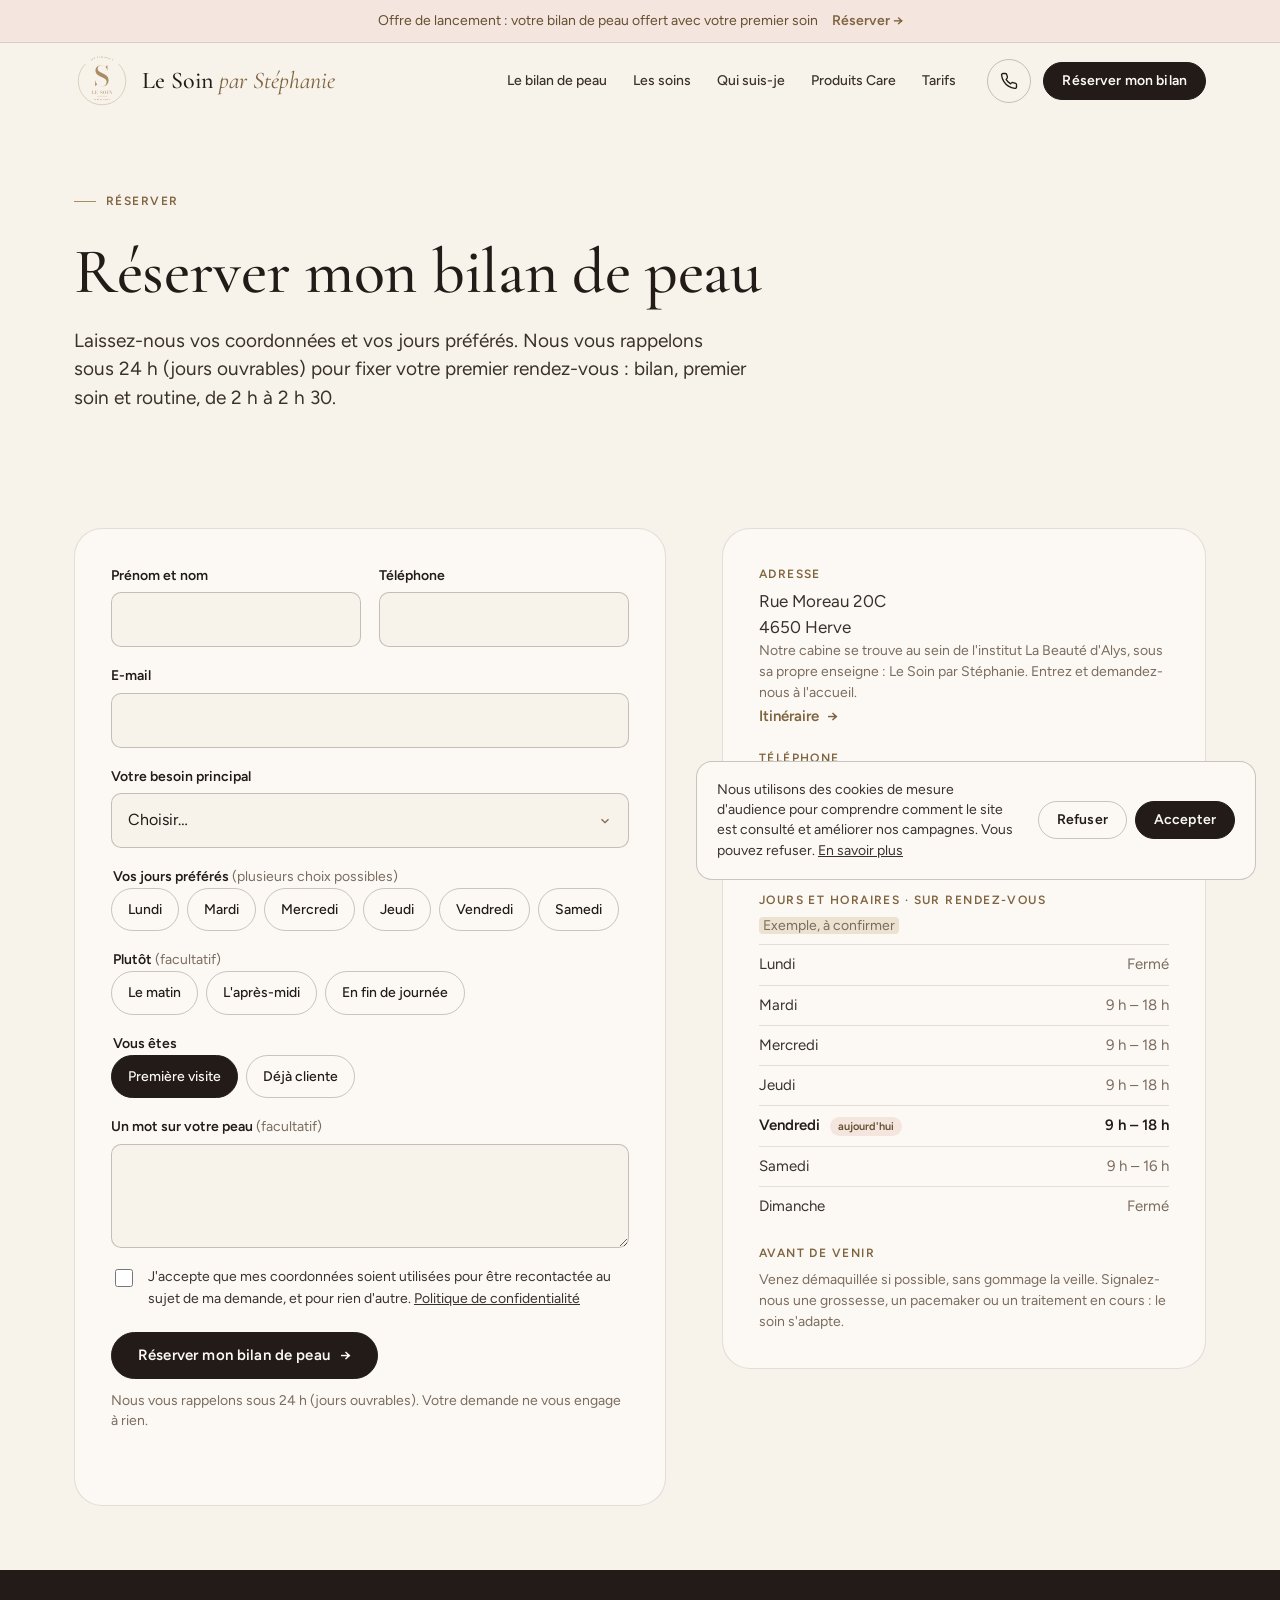
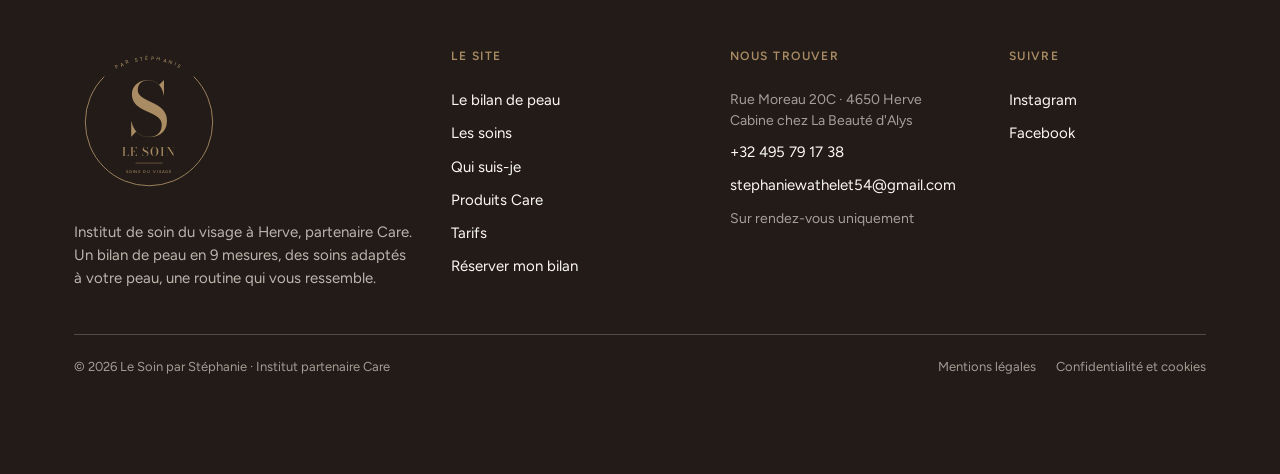
<file: reserver.html>
<!doctype html>
<html lang="fr">
<head>
  <meta charset="utf-8">
  <meta name="viewport" content="width=device-width, initial-scale=1">
  <title>Réserver mon bilan de peau · Le Soin par Stéphanie</title>
  <meta name="description" content="Laissez-nous vos coordonnées et vos jours préférés : nous vous rappelons sous 24 h (jours ouvrables) pour fixer votre premier rendez-vous, bilan et premier soin compris.">
  <meta name="theme-color" content="#f7f2ea">
  <meta property="og:type" content="website">
  <meta property="og:title" content="Réserver mon bilan de peau · Le Soin par Stéphanie">
  <meta property="og:description" content="Laissez-nous vos coordonnées et vos jours préférés : nous vous rappelons sous 24 h (jours ouvrables) pour fixer votre premier rendez-vous, bilan et premier soin compris.">
  <meta property="og:locale" content="fr_BE">
  <link rel="icon" type="image/png" sizes="64x64" href="assets/img/logo/favicon.png">
  <link rel="apple-touch-icon" href="assets/img/logo/apple-touch-icon.png">
  <link rel="preconnect" href="https://fonts.googleapis.com">
  <link rel="preconnect" href="https://fonts.gstatic.com" crossorigin>
  <link href="https://fonts.googleapis.com/css2?family=Bodoni+Moda:wght@400;500&family=Cormorant+Garamond:ital,wght@0,500;0,600;1,500&family=Figtree:wght@400;500;600&display=swap" rel="stylesheet">
  <link rel="stylesheet" href="assets/css/styles.css">
  <script src="assets/js/main.js" defer></script>
  <script type="application/ld+json">
  {
    "@context": "https://schema.org",
    "@type": "BeautySalon",
    "name": "Le Soin par Stéphanie",
    "description": "Institut de soin du visage à Herve, partenaire Care : bilan de peau en 9 mesures, soins adaptés à votre peau et routine à domicile.",
    "founder": { "@type": "Person", "name": "Stéphanie Wathelet" },
    "telephone": "+32 495 79 17 38",
    "email": "stephaniewathelet54@gmail.com",
    "address": { "@type": "PostalAddress", "streetAddress": "Rue Moreau 20C", "postalCode": "4650", "addressLocality": "Herve", "addressCountry": "BE" },
    "containedInPlace": { "@type": "BeautySalon", "name": "La Beauté d'Alys" },
    "priceRange": "€€",
    "knowsAbout": ["Bilan de peau", "Soin du visage", "Care Personal Beauty"]
  }
  </script>
</head>
<body class="page page--reserver">

  <a class="skip-link" href="#contenu">Aller au contenu</a>

  <!-- Logo : version vectorielle redessinée d'après le logo fourni, en attente de validation par Stéphanie.
       Le fichier original (PNG ou SVG) pourra le remplacer dans assets/img/logo/. -->
  <svg width="0" height="0" style="position:absolute" aria-hidden="true" focusable="false">
    <defs><path id="logo-arc" d="M73.6 93.9A165 165 0 0 1 326.4 93.9"/></defs>
    <symbol id="logo" viewBox="0 0 400 400">
      <path d="M320.2 79.8A170 170 0 1 1 79.8 79.8" fill="none" stroke="currentColor" stroke-width="2.4" stroke-linecap="round"/>
      <text font-family="Figtree, system-ui, sans-serif" font-size="13.5" font-weight="500" letter-spacing="6.5" fill="currentColor"><textPath href="#logo-arc" startOffset="50%" text-anchor="middle">PAR STÉPHANIE</textPath></text>
      <text x="200" y="236" font-family="'Bodoni Moda', 'Cormorant Garamond', Georgia, serif" font-size="196" font-weight="500" text-anchor="middle" fill="currentColor">S</text>
      <text x="200" y="291" font-family="'Bodoni Moda', 'Cormorant Garamond', Georgia, serif" font-size="32" font-weight="500" letter-spacing="3" text-anchor="middle" fill="currentColor">LE SOIN</text>
      <path d="M164 309.5h72" stroke="currentColor" stroke-width="1.3"/>
      <text x="200" y="336" font-family="Figtree, system-ui, sans-serif" font-size="10.5" font-weight="500" letter-spacing="2.4" text-anchor="middle" fill="currentColor">SOINS DU VISAGE</text>
    </symbol>
  </svg>

  <!-- Bandeau d'offre. À VALIDER : bilan offert ou payant, bon cadeau de Noël -->
  <div class="promo">
    <div class="container promo__inner">
      <span class="promo__text promo__text--long">Offre de lancement&nbsp;: votre bilan de peau offert avec votre premier soin</span>
      <span class="promo__text promo__text--short">Votre bilan de peau offert</span>
      <a class="promo__link" href="reserver.html">Réserver <span aria-hidden="true">→</span></a>
    </div>
  </div>

  <!-- En-tête -->
  <header class="header" id="haut">
    <div class="container header__inner">
      <a class="brand" href="index.html" aria-label="Le Soin par Stéphanie, retour à l'accueil"><svg class="brand__logo" aria-hidden="true" focusable="false"><use href="#logo"/></svg><span class="brand__text">Le Soin <em>par Stéphanie</em></span></a>

      <nav class="nav" aria-label="Navigation principale">
        <a class="nav__link" href="bilan-de-peau.html">Le bilan de peau</a>
        <a class="nav__link" href="soins.html">Les soins</a>
        <a class="nav__link" href="qui-suis-je.html">Qui suis-je</a>
        <a class="nav__link" href="produits.html">Produits Care</a>
        <a class="nav__link" href="tarifs.html">Tarifs</a>
      </nav>

      <div class="header__actions">
        <!-- À REMPLACER : le numéro professionnel définitif -->
        <a class="header__tel" href="tel:+32495791738" data-pos="header" aria-label="Appeler le +32 495 79 17 38" title="+32 495 79 17 38"><svg viewBox="0 0 24 24" fill="none" stroke="currentColor" stroke-width="1.8" stroke-linecap="round" stroke-linejoin="round" aria-hidden="true"><path d="M22 16.9v3a2 2 0 0 1-2.2 2 19.8 19.8 0 0 1-8.6-3.1 19.5 19.5 0 0 1-6-6A19.8 19.8 0 0 1 2.1 4.2 2 2 0 0 1 4.1 2h3a2 2 0 0 1 2 1.7c.1.9.4 1.8.7 2.7a2 2 0 0 1-.5 2.1L8.1 9.8a16 16 0 0 0 6 6l1.3-1.3a2 2 0 0 1 2.1-.4c.9.3 1.8.6 2.7.7a2 2 0 0 1 1.8 2z"/></svg></a>
        <a class="btn btn--primary btn--sm" href="reserver.html">Réserver mon bilan</a>
      </div>

      <button class="burger" type="button" aria-label="Ouvrir le menu" aria-expanded="false" aria-controls="menu">
        <span></span><span></span>
      </button>
    </div>
  </header>

  <!-- Menu mobile -->
  <div class="menu" id="menu" aria-hidden="true">
    <div class="container">
      <svg class="menu__logo" aria-hidden="true" focusable="false"><use href="#logo"/></svg>
      <nav class="menu__nav" aria-label="Navigation mobile">
        <a class="menu__link" href="index.html">Accueil</a>
        <a class="menu__link" href="bilan-de-peau.html">Le bilan de peau</a>
        <a class="menu__link" href="soins.html">Les soins</a>
        <a class="menu__link" href="qui-suis-je.html">Qui suis-je</a>
        <a class="menu__link" href="produits.html">Produits Care</a>
        <a class="menu__link" href="tarifs.html">Tarifs</a>
      </nav>
      <div class="menu__footer">
        <a class="btn btn--primary" href="reserver.html">Réserver mon bilan</a>
        <a class="btn btn--outline" href="tel:+32495791738" data-pos="menu">Appeler le +32 495 79 17 38</a>
      </div>
    </div>
  </div>

  <main id="contenu">

    <!-- ===================== HERO ===================== -->
    <section class="phero">
      <div class="container">
        <p class="eyebrow">Réserver</p>
        <h1 class="phero__title">Réserver mon bilan de peau</h1>
        <p class="lead">Laissez-nous vos coordonnées et vos jours préférés. Nous vous rappelons sous 24 h (jours ouvrables) pour fixer votre premier rendez-vous&nbsp;: bilan, premier soin et routine, de 2 h à 2 h 30.</p>
      </div>
    </section>

    <!-- ===================== FORMULAIRE ET INFOS ===================== -->
    <section class="section--tight" id="formulaire">
      <div class="container reserve">
        <!-- Pour un envoi direct sans ouvrir la messagerie : ajouter data-endpoint="https://…" (voir README) -->
        <form class="form" data-form novalidate>
          <div class="form__row">
            <div class="field">
              <label for="f-nom">Prénom et nom</label>
              <input class="input" id="f-nom" name="nom" type="text" autocomplete="name" required>
              <span class="field__error">Indiquez votre prénom et votre nom.</span>
            </div>
            <div class="field">
              <label for="f-tel">Téléphone</label>
              <input class="input" id="f-tel" name="telephone" type="tel" inputmode="tel" autocomplete="tel" required>
              <span class="field__error">Indiquez le numéro auquel vous rappeler.</span>
            </div>
          </div>
          <div class="field">
            <label for="f-email">E-mail</label>
            <input class="input" id="f-email" name="email" type="email" autocomplete="email" required>
            <span class="field__error">Indiquez une adresse e-mail valide.</span>
          </div>
          <div class="field">
            <label for="f-besoin">Votre besoin principal</label>
            <select class="input" id="f-besoin" name="besoin" required>
              <option value="" selected>Choisir…</option>
              <option>Peau déshydratée</option>
              <option>Relâchement</option>
              <option>Taches</option>
              <option>Rougeurs et sensibilité</option>
              <option>Brillance et pores</option>
              <option>Teint terne</option>
              <option>Je veux simplement faire le point sur ma peau</option>
              <option>Bon cadeau</option>
            </select>
            <span class="field__error">Choisissez ce qui vous préoccupe le plus.</span>
          </div>
          <!-- À ADAPTER : ne garder que les jours d'ouverture réels -->
          <fieldset class="fieldset field">
            <legend class="field__legend">Vos jours préférés <span class="field__hint">(plusieurs choix possibles)</span></legend>
            <div class="checks">
              <label class="check"><input type="checkbox" name="jours" value="Lundi"><span>Lundi</span></label>
              <label class="check"><input type="checkbox" name="jours" value="Mardi"><span>Mardi</span></label>
              <label class="check"><input type="checkbox" name="jours" value="Mercredi"><span>Mercredi</span></label>
              <label class="check"><input type="checkbox" name="jours" value="Jeudi"><span>Jeudi</span></label>
              <label class="check"><input type="checkbox" name="jours" value="Vendredi"><span>Vendredi</span></label>
              <label class="check"><input type="checkbox" name="jours" value="Samedi"><span>Samedi</span></label>
            </div>
          </fieldset>
          <fieldset class="fieldset field">
            <legend class="field__legend">Plutôt <span class="field__hint">(facultatif)</span></legend>
            <div class="checks">
              <label class="check"><input type="checkbox" name="moment" value="Le matin"><span>Le matin</span></label>
              <label class="check"><input type="checkbox" name="moment" value="L'après-midi"><span>L'après-midi</span></label>
              <label class="check"><input type="checkbox" name="moment" value="En fin de journée"><span>En fin de journée</span></label>
            </div>
          </fieldset>
          <fieldset class="fieldset field">
            <legend class="field__legend">Vous êtes</legend>
            <div class="checks">
              <label class="check"><input type="radio" name="visite" value="Première visite" checked><span>Première visite</span></label>
              <label class="check"><input type="radio" name="visite" value="Déjà cliente"><span>Déjà cliente</span></label>
            </div>
          </fieldset>
          <div class="field">
            <label for="f-msg">Un mot sur votre peau <span class="field__hint">(facultatif)</span></label>
            <textarea class="input" id="f-msg" name="message" rows="3"></textarea>
          </div>
          <div class="field">
            <label class="consent-field">
              <input type="checkbox" name="consentement" value="oui" required>
              <span>J'accepte que mes coordonnées soient utilisées pour être recontactée au sujet de ma demande, et pour rien d'autre. <a href="confidentialite.html">Politique de confidentialité</a></span>
            </label>
            <span class="field__error">Cochez cette case pour que nous puissions vous rappeler.</span>
          </div>

          <!-- Champs cachés : source de la demande, remplis automatiquement -->
          <input type="hidden" name="utm_source" value="">
          <input type="hidden" name="utm_medium" value="">
          <input type="hidden" name="utm_campaign" value="">
          <input type="hidden" name="utm_content" value="">
          <input type="hidden" name="utm_term" value="">
          <input type="hidden" name="source_page" value="">
          <input type="hidden" name="referent" value="">
          <label class="form__hp" aria-hidden="true">Ne pas remplir <input type="text" name="site" tabindex="-1" autocomplete="off"></label>

          <div class="form__foot">
            <button class="btn btn--primary" type="submit">Réserver mon bilan de peau <span class="btn__arrow" aria-hidden="true">→</span></button>
            <p class="caption">Nous vous rappelons sous 24 h (jours ouvrables). Votre demande ne vous engage à rien.</p>
          </div>
          <p class="form__status" role="status" aria-live="polite"></p>
        </form>

        <aside class="infos__card" id="infos">
          <div class="infos__block">
            <strong>Adresse</strong>
            <p>Rue Moreau 20C<br>4650 Herve</p>
            <p class="caption">Notre cabine se trouve au sein de l'institut La Beauté d'Alys, sous sa propre enseigne&nbsp;: Le Soin par Stéphanie. Entrez et demandez-nous à l'accueil.</p>
            <p><a class="link-arrow" href="https://www.google.com/maps/search/?api=1&query=Rue+Moreau+20C%2C+4650+Herve%2C+Belgique" target="_blank" rel="noopener">Itinéraire <span aria-hidden="true">→</span></a></p>
          </div>
          <div class="infos__block">
            <strong>Téléphone</strong>
            <!-- À REMPLACER : le numéro professionnel définitif -->
            <p><a class="tel-link" href="tel:+32495791738" data-pos="reserver"><svg viewBox="0 0 24 24" fill="none" stroke="currentColor" stroke-width="1.8" stroke-linecap="round" stroke-linejoin="round" aria-hidden="true"><path d="M22 16.9v3a2 2 0 0 1-2.2 2 19.8 19.8 0 0 1-8.6-3.1 19.5 19.5 0 0 1-6-6A19.8 19.8 0 0 1 2.1 4.2 2 2 0 0 1 4.1 2h3a2 2 0 0 1 2 1.7c.1.9.4 1.8.7 2.7a2 2 0 0 1-.5 2.1L8.1 9.8a16 16 0 0 0 6 6l1.3-1.3a2 2 0 0 1 2.1-.4c.9.3 1.8.6 2.7.7a2 2 0 0 1 1.8 2z"/></svg>+32 495 79 17 38</a></p>
          </div>
          <div class="infos__block">
            <strong>E-mail</strong>
            <p><a class="link-arrow" href="mailto:stephaniewathelet54@gmail.com">stephaniewathelet54@gmail.com</a></p>
          </div>
          <!-- À COMPLÉTER : jours et heures d'ouverture réels (ce tableau est un exemple) -->
          <div class="infos__block">
            <strong>Jours et horaires · sur rendez-vous</strong>
            <p class="caption" style="margin-bottom:8px"><span class="mark-note">Exemple, à confirmer</span></p>
            <table class="hours">
              <tbody>
                <tr data-day="1"><td>Lundi</td><td>Fermé</td></tr>
                <tr data-day="2"><td>Mardi</td><td>9 h – 18 h</td></tr>
                <tr data-day="3"><td>Mercredi</td><td>9 h – 18 h</td></tr>
                <tr data-day="4"><td>Jeudi</td><td>9 h – 18 h</td></tr>
                <tr data-day="5"><td>Vendredi</td><td>9 h – 18 h</td></tr>
                <tr data-day="6"><td>Samedi</td><td>9 h – 16 h</td></tr>
                <tr data-day="7"><td>Dimanche</td><td>Fermé</td></tr>
              </tbody>
            </table>
          </div>
          <div class="infos__block">
            <strong>Avant de venir</strong>
            <p class="caption">Venez démaquillée si possible, sans gommage la veille. Signalez-nous une grossesse, un pacemaker ou un traitement en cours&nbsp;: le soin s'adapte.</p>
          </div>
        </aside>
      </div>
    </section>
  </main>

  <!-- ===================== PIED DE PAGE ===================== -->
  <footer class="footer">
    <div class="container">
      <div class="footer__grid">
        <div class="footer__col">
          <a class="footer__logo" href="index.html" aria-label="Le Soin par Stéphanie, retour à l'accueil"><svg aria-hidden="true" focusable="false"><use href="#logo"/></svg></a>
          <p class="footer__tagline">Institut de soin du visage à Herve, partenaire Care. Un bilan de peau en 9 mesures, des soins adaptés à votre peau, une routine qui vous ressemble.</p>
        </div>
        <div class="footer__col">
          <span class="footer__title">Le site</span>
          <a class="footer__link" href="bilan-de-peau.html">Le bilan de peau</a>
          <a class="footer__link" href="soins.html">Les soins</a>
          <a class="footer__link" href="qui-suis-je.html">Qui suis-je</a>
          <a class="footer__link" href="produits.html">Produits Care</a>
          <a class="footer__link" href="tarifs.html">Tarifs</a>
          <a class="footer__link" href="reserver.html">Réserver mon bilan</a>
        </div>
        <div class="footer__col">
          <span class="footer__title">Nous trouver</span>
          <span class="footer__muted">Rue Moreau 20C · 4650 Herve<br>Cabine chez La Beauté d'Alys</span>
          <a class="footer__link" href="tel:+32495791738" data-pos="footer">+32 495 79 17 38</a>
          <a class="footer__link" href="mailto:stephaniewathelet54@gmail.com">stephaniewathelet54@gmail.com</a>
          <span class="footer__muted">Sur rendez-vous uniquement</span>
        </div>
        <div class="footer__col">
          <span class="footer__title">Suivre</span>
          <!-- À COMPLÉTER : liens des réseaux -->
          <a class="footer__link" href="#" rel="noopener">Instagram</a>
          <a class="footer__link" href="#" rel="noopener">Facebook</a>
        </div>
      </div>
      <div class="footer__bottom">
        <span>© <span data-year>2026</span> Le Soin par Stéphanie · Institut partenaire Care</span>
        <div class="footer__legal">
          <a href="mentions-legales.html">Mentions légales</a>
          <a href="confidentialite.html">Confidentialité et cookies</a>
        </div>
      </div>
    </div>
  </footer>

  <!-- Barre fixe sur mobile -->
  <div class="barfix" aria-label="Réserver ou appeler">
    <div class="barfix__inner">
      <a class="btn btn--primary" href="reserver.html">Réserver mon bilan</a>
      <a class="barfix__tel" href="tel:+32495791738" aria-label="Appeler l'institut" data-pos="barre-mobile"><svg viewBox="0 0 24 24" fill="none" stroke="currentColor" stroke-width="1.8" stroke-linecap="round" stroke-linejoin="round" aria-hidden="true"><path d="M22 16.9v3a2 2 0 0 1-2.2 2 19.8 19.8 0 0 1-8.6-3.1 19.5 19.5 0 0 1-6-6A19.8 19.8 0 0 1 2.1 4.2 2 2 0 0 1 4.1 2h3a2 2 0 0 1 2 1.7c.1.9.4 1.8.7 2.7a2 2 0 0 1-.5 2.1L8.1 9.8a16 16 0 0 0 6 6l1.3-1.3a2 2 0 0 1 2.1-.4c.9.3 1.8.6 2.7.7a2 2 0 0 1 1.8 2z"/></svg></a>
    </div>
  </div>

  <!-- Bandeau cookies : la mesure d'audience ne se charge qu'après accord -->
  <div class="consent" data-consent role="region" aria-label="Cookies">
    <p class="consent__text">Nous utilisons des cookies de mesure d'audience pour comprendre comment le site est consulté et améliorer nos campagnes. Vous pouvez refuser. <a href="confidentialite.html">En savoir plus</a></p>
    <div class="consent__btns">
      <button class="btn btn--outline btn--sm" type="button" data-consent-refuse>Refuser</button>
      <button class="btn btn--primary btn--sm" type="button" data-consent-accept>Accepter</button>
    </div>
  </div>

</body>
</html>
</file>
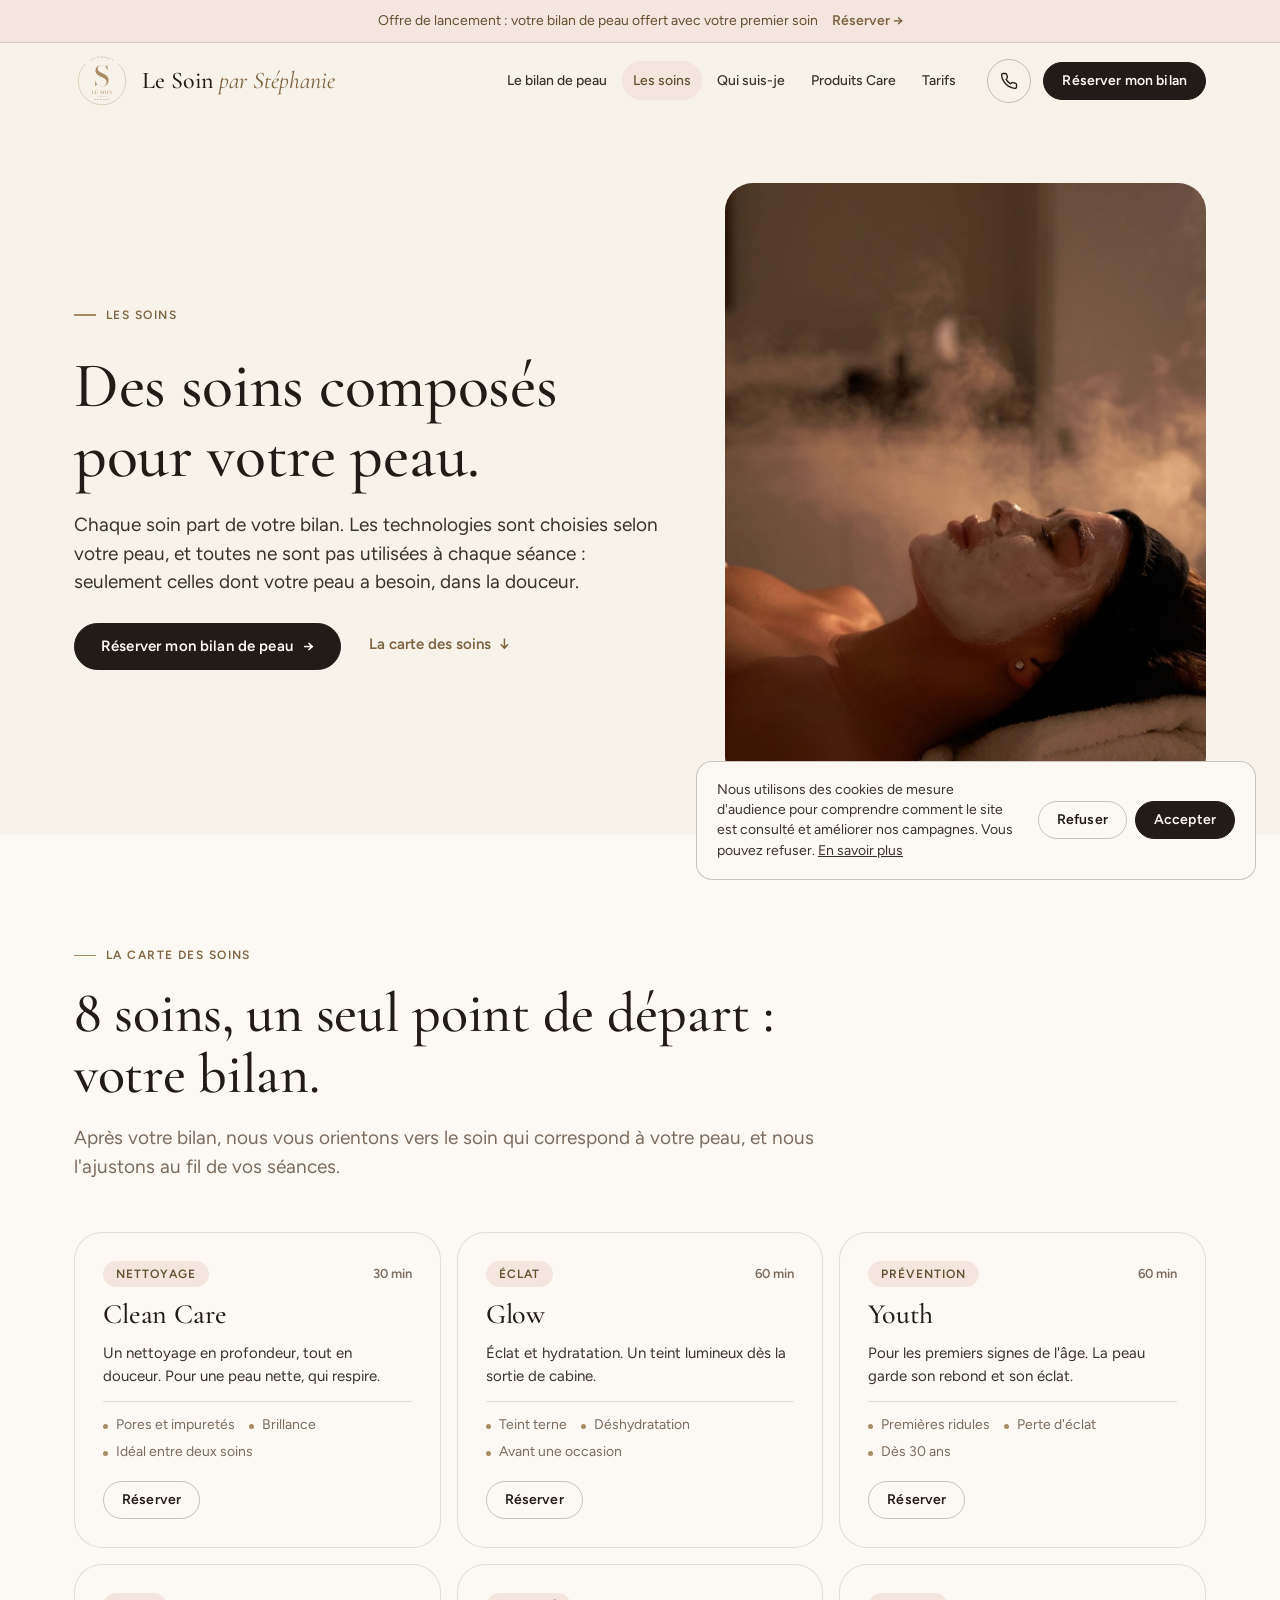
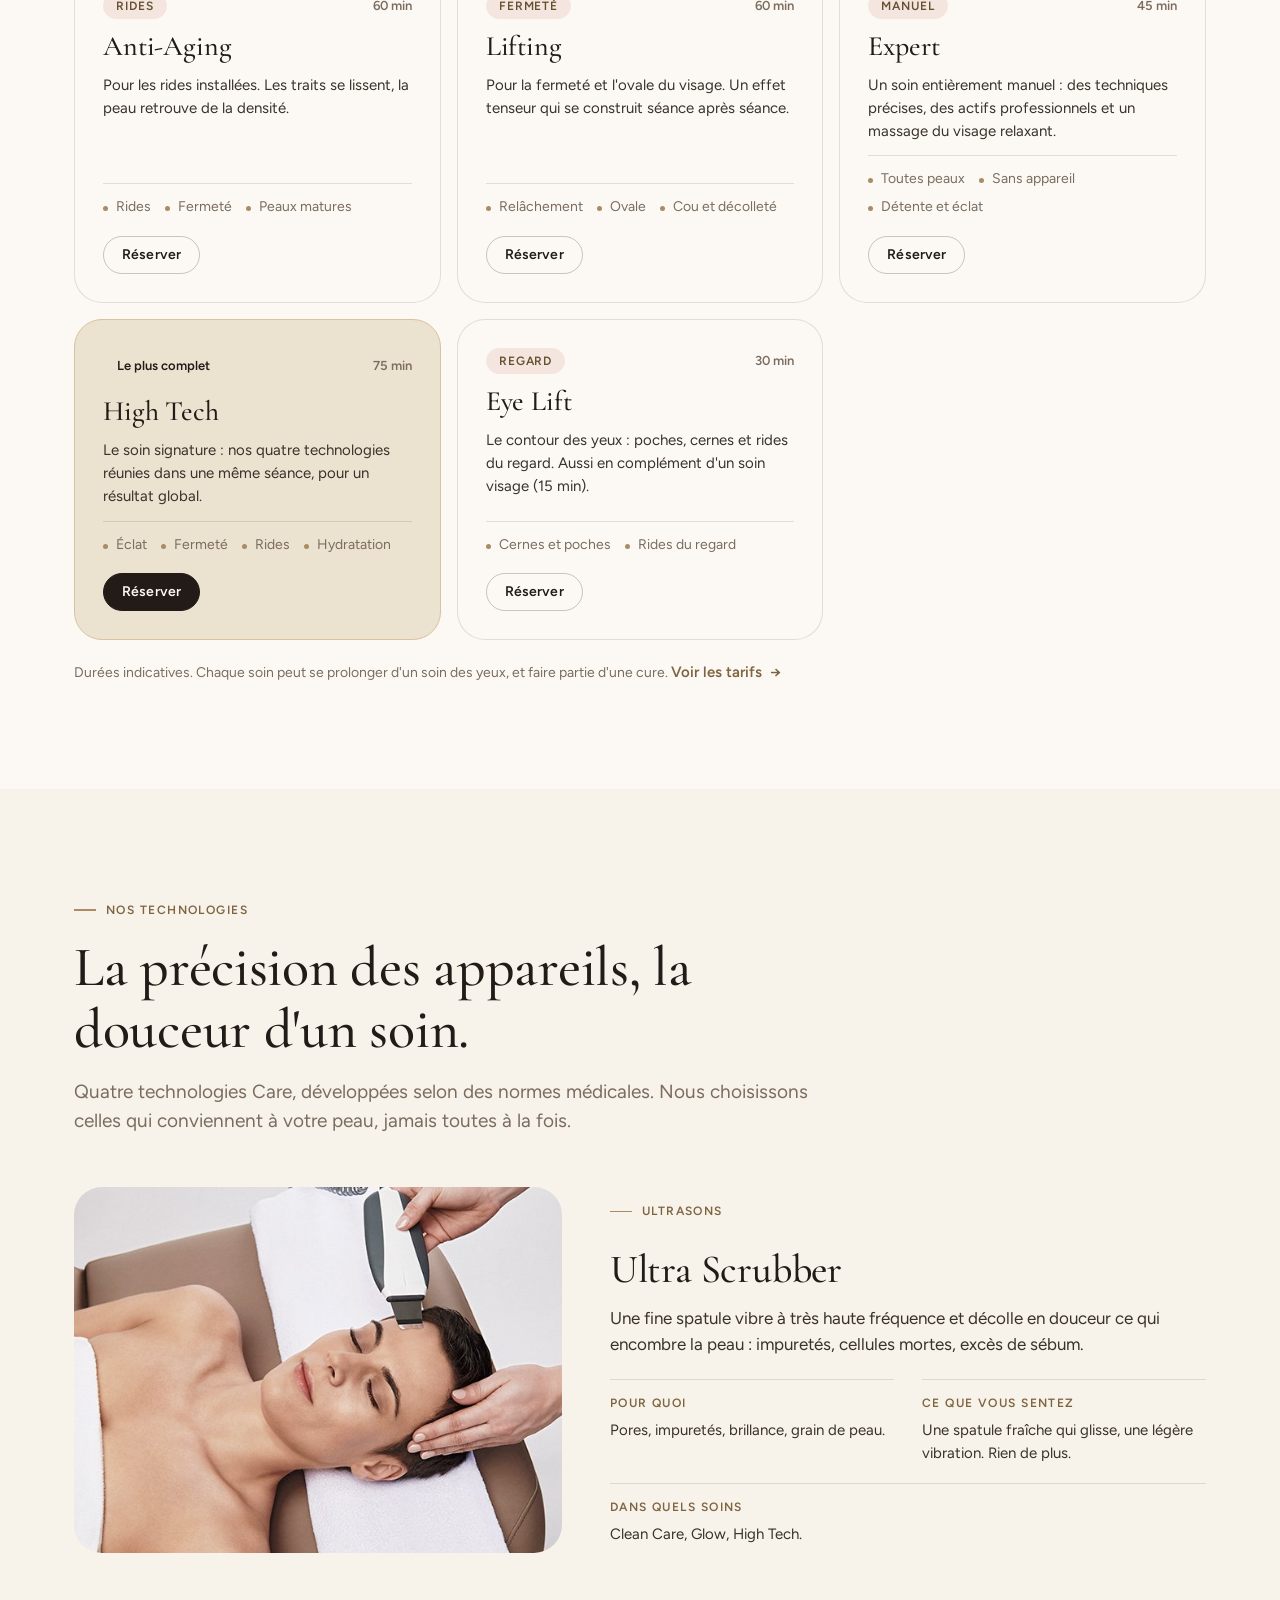
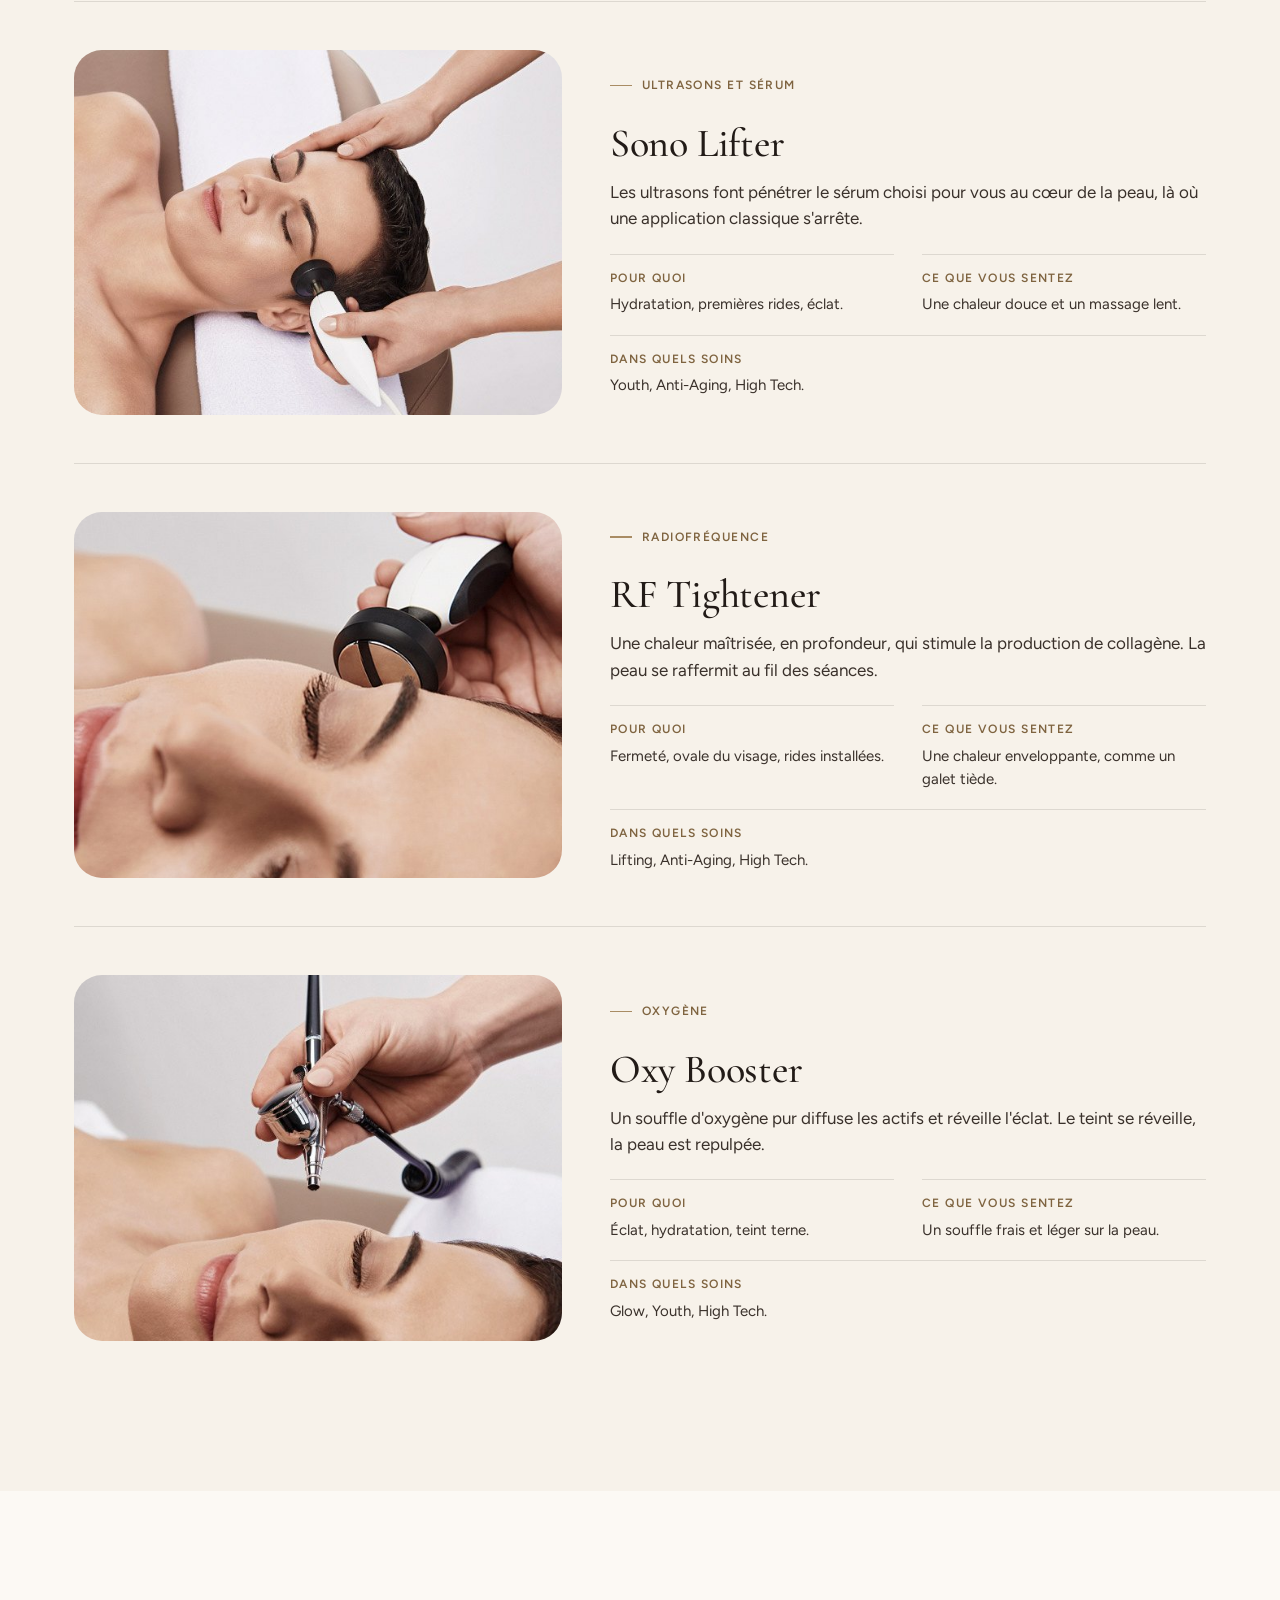
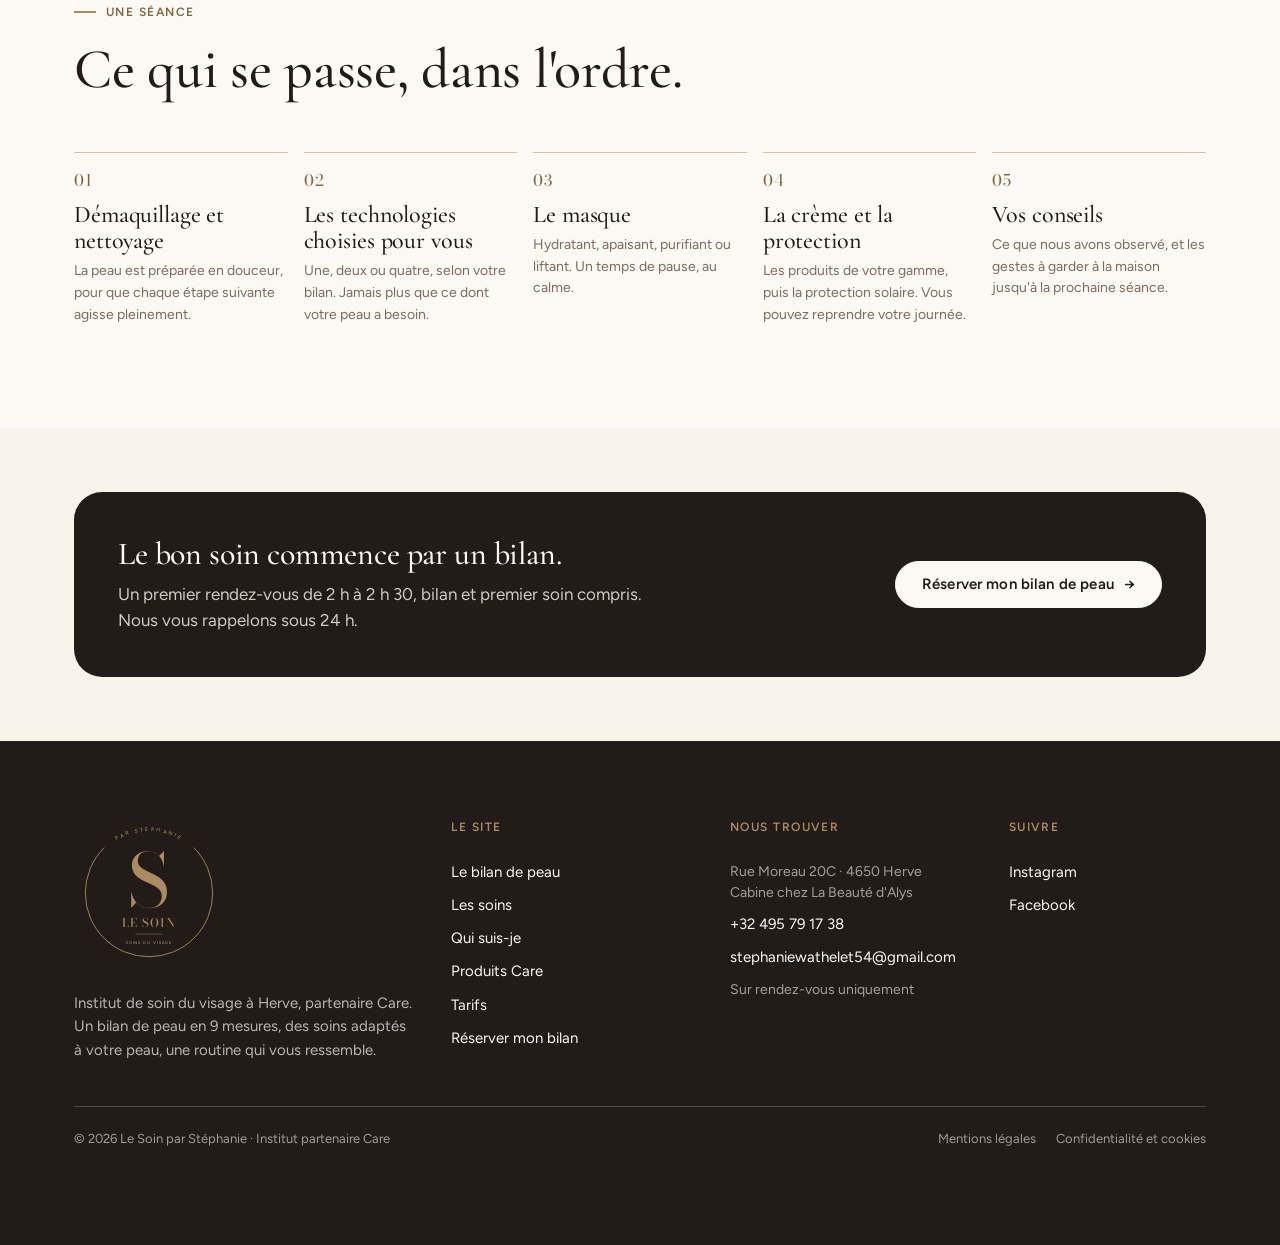
<file: soins.html>
<!doctype html>
<html lang="fr">
<head>
  <meta charset="utf-8">
  <meta name="viewport" content="width=device-width, initial-scale=1">
  <title>Les soins visage Care · Le Soin par Stéphanie</title>
  <meta name="description" content="La carte des soins visage Care (Clean Care, Glow, Youth, Anti-Aging, Lifting, Expert, High Tech, Eye Lift), les technologies choisies selon votre peau, et le déroulé d'une séance.">
  <meta name="theme-color" content="#f7f2ea">
  <meta property="og:type" content="website">
  <meta property="og:title" content="Les soins visage Care · Le Soin par Stéphanie">
  <meta property="og:description" content="La carte des soins visage Care (Clean Care, Glow, Youth, Anti-Aging, Lifting, Expert, High Tech, Eye Lift), les technologies choisies selon votre peau, et le déroulé d'une séance.">
  <meta property="og:locale" content="fr_BE">
  <link rel="icon" type="image/png" sizes="64x64" href="assets/img/logo/favicon.png">
  <link rel="apple-touch-icon" href="assets/img/logo/apple-touch-icon.png">
  <link rel="preconnect" href="https://fonts.googleapis.com">
  <link rel="preconnect" href="https://fonts.gstatic.com" crossorigin>
  <link href="https://fonts.googleapis.com/css2?family=Bodoni+Moda:wght@400;500&family=Cormorant+Garamond:ital,wght@0,500;0,600;1,500&family=Figtree:wght@400;500;600&display=swap" rel="stylesheet">
  <link rel="stylesheet" href="assets/css/styles.css">
  <script src="assets/js/main.js" defer></script>
  <script type="application/ld+json">
  {
    "@context": "https://schema.org",
    "@type": "BeautySalon",
    "name": "Le Soin par Stéphanie",
    "description": "Institut de soin du visage à Herve, partenaire Care : bilan de peau en 9 mesures, soins adaptés à votre peau et routine à domicile.",
    "founder": { "@type": "Person", "name": "Stéphanie Wathelet" },
    "telephone": "+32 495 79 17 38",
    "email": "stephaniewathelet54@gmail.com",
    "address": { "@type": "PostalAddress", "streetAddress": "Rue Moreau 20C", "postalCode": "4650", "addressLocality": "Herve", "addressCountry": "BE" },
    "containedInPlace": { "@type": "BeautySalon", "name": "La Beauté d'Alys" },
    "priceRange": "€€",
    "knowsAbout": ["Bilan de peau", "Soin du visage", "Care Personal Beauty"]
  }
  </script>
</head>
<body class="page page--soins">

  <a class="skip-link" href="#contenu">Aller au contenu</a>

  <!-- Logo : version vectorielle redessinée d'après le logo fourni, en attente de validation par Stéphanie.
       Le fichier original (PNG ou SVG) pourra le remplacer dans assets/img/logo/. -->
  <svg width="0" height="0" style="position:absolute" aria-hidden="true" focusable="false">
    <defs><path id="logo-arc" d="M73.6 93.9A165 165 0 0 1 326.4 93.9"/></defs>
    <symbol id="logo" viewBox="0 0 400 400">
      <path d="M320.2 79.8A170 170 0 1 1 79.8 79.8" fill="none" stroke="currentColor" stroke-width="2.4" stroke-linecap="round"/>
      <text font-family="Figtree, system-ui, sans-serif" font-size="13.5" font-weight="500" letter-spacing="6.5" fill="currentColor"><textPath href="#logo-arc" startOffset="50%" text-anchor="middle">PAR STÉPHANIE</textPath></text>
      <text x="200" y="236" font-family="'Bodoni Moda', 'Cormorant Garamond', Georgia, serif" font-size="196" font-weight="500" text-anchor="middle" fill="currentColor">S</text>
      <text x="200" y="291" font-family="'Bodoni Moda', 'Cormorant Garamond', Georgia, serif" font-size="32" font-weight="500" letter-spacing="3" text-anchor="middle" fill="currentColor">LE SOIN</text>
      <path d="M164 309.5h72" stroke="currentColor" stroke-width="1.3"/>
      <text x="200" y="336" font-family="Figtree, system-ui, sans-serif" font-size="10.5" font-weight="500" letter-spacing="2.4" text-anchor="middle" fill="currentColor">SOINS DU VISAGE</text>
    </symbol>
  </svg>

  <!-- Bandeau d'offre. À VALIDER : bilan offert ou payant, bon cadeau de Noël -->
  <div class="promo">
    <div class="container promo__inner">
      <span class="promo__text promo__text--long">Offre de lancement&nbsp;: votre bilan de peau offert avec votre premier soin</span>
      <span class="promo__text promo__text--short">Votre bilan de peau offert</span>
      <a class="promo__link" href="reserver.html">Réserver <span aria-hidden="true">→</span></a>
    </div>
  </div>

  <!-- En-tête -->
  <header class="header" id="haut">
    <div class="container header__inner">
      <a class="brand" href="index.html" aria-label="Le Soin par Stéphanie, retour à l'accueil"><svg class="brand__logo" aria-hidden="true" focusable="false"><use href="#logo"/></svg><span class="brand__text">Le Soin <em>par Stéphanie</em></span></a>

      <nav class="nav" aria-label="Navigation principale">
        <a class="nav__link" href="bilan-de-peau.html">Le bilan de peau</a>
        <a class="nav__link is-current" aria-current="page" href="soins.html">Les soins</a>
        <a class="nav__link" href="qui-suis-je.html">Qui suis-je</a>
        <a class="nav__link" href="produits.html">Produits Care</a>
        <a class="nav__link" href="tarifs.html">Tarifs</a>
      </nav>

      <div class="header__actions">
        <!-- À REMPLACER : le numéro professionnel définitif -->
        <a class="header__tel" href="tel:+32495791738" data-pos="header" aria-label="Appeler le +32 495 79 17 38" title="+32 495 79 17 38"><svg viewBox="0 0 24 24" fill="none" stroke="currentColor" stroke-width="1.8" stroke-linecap="round" stroke-linejoin="round" aria-hidden="true"><path d="M22 16.9v3a2 2 0 0 1-2.2 2 19.8 19.8 0 0 1-8.6-3.1 19.5 19.5 0 0 1-6-6A19.8 19.8 0 0 1 2.1 4.2 2 2 0 0 1 4.1 2h3a2 2 0 0 1 2 1.7c.1.9.4 1.8.7 2.7a2 2 0 0 1-.5 2.1L8.1 9.8a16 16 0 0 0 6 6l1.3-1.3a2 2 0 0 1 2.1-.4c.9.3 1.8.6 2.7.7a2 2 0 0 1 1.8 2z"/></svg></a>
        <a class="btn btn--primary btn--sm" href="reserver.html">Réserver mon bilan</a>
      </div>

      <button class="burger" type="button" aria-label="Ouvrir le menu" aria-expanded="false" aria-controls="menu">
        <span></span><span></span>
      </button>
    </div>
  </header>

  <!-- Menu mobile -->
  <div class="menu" id="menu" aria-hidden="true">
    <div class="container">
      <svg class="menu__logo" aria-hidden="true" focusable="false"><use href="#logo"/></svg>
      <nav class="menu__nav" aria-label="Navigation mobile">
        <a class="menu__link" href="index.html">Accueil</a>
        <a class="menu__link" href="bilan-de-peau.html">Le bilan de peau</a>
        <a class="menu__link is-current" aria-current="page" href="soins.html">Les soins</a>
        <a class="menu__link" href="qui-suis-je.html">Qui suis-je</a>
        <a class="menu__link" href="produits.html">Produits Care</a>
        <a class="menu__link" href="tarifs.html">Tarifs</a>
      </nav>
      <div class="menu__footer">
        <a class="btn btn--primary" href="reserver.html">Réserver mon bilan</a>
        <a class="btn btn--outline" href="tel:+32495791738" data-pos="menu">Appeler le +32 495 79 17 38</a>
      </div>
    </div>
  </div>

  <main id="contenu">

    <!-- ===================== HERO ===================== -->
    <section class="phero">
      <div class="container phero__grid">
        <div>
          <p class="eyebrow">Les soins</p>
          <h1 class="phero__title">Des soins composés pour votre peau.</h1>
          <p class="lead">Chaque soin part de votre bilan. Les technologies sont choisies selon votre peau, et toutes ne sont pas utilisées à chaque séance&nbsp;: seulement celles dont votre peau a besoin, dans la douceur.</p>
          <div class="phero__actions">
            <a class="btn btn--primary" href="reserver.html">Réserver mon bilan de peau <span class="btn__arrow" aria-hidden="true">→</span></a>
            <a class="link-arrow" href="#carte">La carte des soins <span aria-hidden="true">↓</span></a>
          </div>
        </div>
        <!-- À REMPLACER : photo du shooting (soin en cabine) -->
        <figure class="photo photo--4x5">
          <img src="assets/img/photos/masque-vapeur.jpg" alt="Soin du visage en cabine, masque et vapeur douce" width="937" height="1400" fetchpriority="high" decoding="async">
        </figure>
      </div>
    </section>

    <!-- ===================== LA CARTE DES SOINS ===================== -->
    <section class="section band" id="carte">
      <div class="container">
        <header class="section__head">
          <p class="eyebrow">La carte des soins</p>
          <h2 class="display">8 soins, un seul point de départ&nbsp;: votre bilan.</h2>
          <p class="lead">Après votre bilan, nous vous orientons vers le soin qui correspond à votre peau, et nous l'ajustons au fil de vos séances.</p>
        </header>
        <!-- À CONFIRMER avec Stéphanie : les durées de chaque soin -->
        <div class="cures">
          <article class="cure">
            <div class="cure__top"><span class="pill pill--soft">Nettoyage</span><span class="cure__dur">30 min</span></div>
            <h3 class="cure__name">Clean Care</h3>
            <p class="cure__for">Un nettoyage en profondeur, tout en douceur. Pour une peau nette, qui respire.</p>
            <ul class="cure__list"><li>Pores et impuretés</li><li>Brillance</li><li>Idéal entre deux soins</li></ul>
            <a class="btn btn--outline btn--sm" href="reserver.html">Réserver</a>
          </article>
          <article class="cure">
            <div class="cure__top"><span class="pill pill--soft">Éclat</span><span class="cure__dur">60 min</span></div>
            <h3 class="cure__name">Glow</h3>
            <p class="cure__for">Éclat et hydratation. Un teint lumineux dès la sortie de cabine.</p>
            <ul class="cure__list"><li>Teint terne</li><li>Déshydratation</li><li>Avant une occasion</li></ul>
            <a class="btn btn--outline btn--sm" href="reserver.html">Réserver</a>
          </article>
          <article class="cure">
            <div class="cure__top"><span class="pill pill--soft">Prévention</span><span class="cure__dur">60 min</span></div>
            <h3 class="cure__name">Youth</h3>
            <p class="cure__for">Pour les premiers signes de l'âge. La peau garde son rebond et son éclat.</p>
            <ul class="cure__list"><li>Premières ridules</li><li>Perte d'éclat</li><li>Dès 30 ans</li></ul>
            <a class="btn btn--outline btn--sm" href="reserver.html">Réserver</a>
          </article>
          <article class="cure">
            <div class="cure__top"><span class="pill pill--soft">Rides</span><span class="cure__dur">60 min</span></div>
            <h3 class="cure__name">Anti-Aging</h3>
            <p class="cure__for">Pour les rides installées. Les traits se lissent, la peau retrouve de la densité.</p>
            <ul class="cure__list"><li>Rides</li><li>Fermeté</li><li>Peaux matures</li></ul>
            <a class="btn btn--outline btn--sm" href="reserver.html">Réserver</a>
          </article>
          <article class="cure">
            <div class="cure__top"><span class="pill pill--soft">Fermeté</span><span class="cure__dur">60 min</span></div>
            <h3 class="cure__name">Lifting</h3>
            <p class="cure__for">Pour la fermeté et l'ovale du visage. Un effet tenseur qui se construit séance après séance.</p>
            <ul class="cure__list"><li>Relâchement</li><li>Ovale</li><li>Cou et décolleté</li></ul>
            <a class="btn btn--outline btn--sm" href="reserver.html">Réserver</a>
          </article>
          <!-- À CONFIRMER : le soin Expert est le seul sans appareil ; vérifier s'il convient pendant la grossesse -->
          <article class="cure">
            <div class="cure__top"><span class="pill pill--soft">Manuel</span><span class="cure__dur">45 min</span></div>
            <h3 class="cure__name">Expert</h3>
            <p class="cure__for">Un soin entièrement manuel&nbsp;: des techniques précises, des actifs professionnels et un massage du visage relaxant.</p>
            <ul class="cure__list"><li>Toutes peaux</li><li>Sans appareil</li><li>Détente et éclat</li></ul>
            <a class="btn btn--outline btn--sm" href="reserver.html">Réserver</a>
          </article>
          <article class="cure cure--hl">
            <div class="cure__top"><span class="badge">Le plus complet</span><span class="cure__dur">75 min</span></div>
            <h3 class="cure__name">High Tech</h3>
            <p class="cure__for">Le soin signature&nbsp;: nos quatre technologies réunies dans une même séance, pour un résultat global.</p>
            <ul class="cure__list"><li>Éclat</li><li>Fermeté</li><li>Rides</li><li>Hydratation</li></ul>
            <a class="btn btn--primary btn--sm" href="reserver.html">Réserver</a>
          </article>
          <article class="cure">
            <div class="cure__top"><span class="pill pill--soft">Regard</span><span class="cure__dur">30 min</span></div>
            <h3 class="cure__name">Eye Lift</h3>
            <p class="cure__for">Le contour des yeux&nbsp;: poches, cernes et rides du regard. Aussi en complément d'un soin visage (15 min).</p>
            <ul class="cure__list"><li>Cernes et poches</li><li>Rides du regard</li></ul>
            <a class="btn btn--outline btn--sm" href="reserver.html">Réserver</a>
          </article>
        </div>
        <p class="caption" style="margin-top:22px">Durées indicatives. Chaque soin peut se prolonger d'un soin des yeux, et faire partie d'une cure. <a class="link-arrow" href="tarifs.html">Voir les tarifs <span aria-hidden="true">→</span></a></p>
      </div>
    </section>

    <!-- ===================== LES TECHNOLOGIES ===================== -->
    <section class="section" id="technologies">
      <div class="container">
        <header class="section__head">
          <p class="eyebrow">Nos technologies</p>
          <h2 class="display">La précision des appareils, la douceur d'un soin.</h2>
          <p class="lead">Quatre technologies Care, développées selon des normes médicales. Nous choisissons celles qui conviennent à votre peau, jamais toutes à la fois.</p>
        </header>

        <!-- Photos des appareils : visuels Care, à remplacer par celles du shooting si souhaité -->
        <article class="techd">
          <figure class="photo photo--land">
            <img src="assets/img/photos/ultra-scrubber.jpg" alt="Ultra Scrubber passé sur le front d'une cliente allongée, en cabine" loading="lazy" width="600" height="526">
          </figure>
          <div>
            <p class="eyebrow">Ultrasons</p>
            <h3 class="techd__name">Ultra Scrubber</h3>
            <p>Une fine spatule vibre à très haute fréquence et décolle en douceur ce qui encombre la peau&nbsp;: impuretés, cellules mortes, excès de sébum.</p>
            <div class="techd__grid">
              <div class="techd__block"><strong>Pour quoi</strong><p>Pores, impuretés, brillance, grain de peau.</p></div>
              <div class="techd__block"><strong>Ce que vous sentez</strong><p>Une spatule fraîche qui glisse, une légère vibration. Rien de plus.</p></div>
              <div class="techd__block techd__block--wide"><strong>Dans quels soins</strong><p>Clean Care, Glow, High Tech.</p></div>
            </div>
          </div>
        </article>

        <article class="techd">
          <figure class="photo photo--land">
            <img src="assets/img/photos/sono-lifter.jpg" alt="Tête du Sono Lifter passée sur la joue d'une cliente, en cabine" loading="lazy" width="600" height="526">
          </figure>
          <div>
            <p class="eyebrow">Ultrasons et sérum</p>
            <h3 class="techd__name">Sono Lifter</h3>
            <p>Les ultrasons font pénétrer le sérum choisi pour vous au cœur de la peau, là où une application classique s'arrête.</p>
            <div class="techd__grid">
              <div class="techd__block"><strong>Pour quoi</strong><p>Hydratation, premières rides, éclat.</p></div>
              <div class="techd__block"><strong>Ce que vous sentez</strong><p>Une chaleur douce et un massage lent.</p></div>
              <div class="techd__block techd__block--wide"><strong>Dans quels soins</strong><p>Youth, Anti-Aging, High Tech.</p></div>
            </div>
          </div>
        </article>

        <article class="techd">
          <figure class="photo photo--land">
            <img src="assets/img/photos/rf-tightener.jpg" alt="Tête du RF Tightener posée sur la tempe d'une cliente, en cabine" loading="lazy" width="600" height="526">
          </figure>
          <div>
            <p class="eyebrow">Radiofréquence</p>
            <h3 class="techd__name">RF Tightener</h3>
            <p>Une chaleur maîtrisée, en profondeur, qui stimule la production de collagène. La peau se raffermit au fil des séances.</p>
            <div class="techd__grid">
              <div class="techd__block"><strong>Pour quoi</strong><p>Fermeté, ovale du visage, rides installées.</p></div>
              <div class="techd__block"><strong>Ce que vous sentez</strong><p>Une chaleur enveloppante, comme un galet tiède.</p></div>
              <div class="techd__block techd__block--wide"><strong>Dans quels soins</strong><p>Lifting, Anti-Aging, High Tech.</p></div>
            </div>
          </div>
        </article>

        <article class="techd">
          <figure class="photo photo--land">
            <img src="assets/img/photos/oxy-booster.jpg" alt="Oxy Booster diffusant un souffle d'oxygène sur le visage d'une cliente, en cabine" loading="lazy" width="600" height="526">
          </figure>
          <div>
            <p class="eyebrow">Oxygène</p>
            <h3 class="techd__name">Oxy Booster</h3>
            <p>Un souffle d'oxygène pur diffuse les actifs et réveille l'éclat. Le teint se réveille, la peau est repulpée.</p>
            <div class="techd__grid">
              <div class="techd__block"><strong>Pour quoi</strong><p>Éclat, hydratation, teint terne.</p></div>
              <div class="techd__block"><strong>Ce que vous sentez</strong><p>Un souffle frais et léger sur la peau.</p></div>
              <div class="techd__block techd__block--wide"><strong>Dans quels soins</strong><p>Glow, Youth, High Tech.</p></div>
            </div>
          </div>
        </article>
      </div>
    </section>

    <!-- ===================== UNE SÉANCE ===================== -->
    <section class="section band" id="seance">
      <div class="container">
        <header class="section__head">
          <p class="eyebrow">Une séance</p>
          <h2 class="display">Ce qui se passe, dans l'ordre.</h2>
        </header>
        <ol class="seance">
          <li class="seance__step"><span class="seance__num">01</span><h3 class="seance__title">Démaquillage et nettoyage</h3><p class="seance__text">La peau est préparée en douceur, pour que chaque étape suivante agisse pleinement.</p></li>
          <li class="seance__step"><span class="seance__num">02</span><h3 class="seance__title">Les technologies choisies pour vous</h3><p class="seance__text">Une, deux ou quatre, selon votre bilan. Jamais plus que ce dont votre peau a besoin.</p></li>
          <li class="seance__step"><span class="seance__num">03</span><h3 class="seance__title">Le masque</h3><p class="seance__text">Hydratant, apaisant, purifiant ou liftant. Un temps de pause, au calme.</p></li>
          <li class="seance__step"><span class="seance__num">04</span><h3 class="seance__title">La crème et la protection</h3><p class="seance__text">Les produits de votre gamme, puis la protection solaire. Vous pouvez reprendre votre journée.</p></li>
          <li class="seance__step"><span class="seance__num">05</span><h3 class="seance__title">Vos conseils</h3><p class="seance__text">Ce que nous avons observé, et les gestes à garder à la maison jusqu'à la prochaine séance.</p></li>
        </ol>
      </div>
    </section>

    <!-- ===================== APPEL ===================== -->
    <section class="section--tight">
      <div class="container">
        <div class="cta-band">
          <div>
            <h2 class="title">Le bon soin commence par un bilan.</h2>
            <p>Un premier rendez-vous de 2 h à 2 h 30, bilan et premier soin compris. Nous vous rappelons sous 24 h.</p>
          </div>
          <a class="btn btn--light" href="reserver.html">Réserver mon bilan de peau <span class="btn__arrow" aria-hidden="true">→</span></a>
        </div>
      </div>
    </section>
  </main>

  <!-- ===================== PIED DE PAGE ===================== -->
  <footer class="footer">
    <div class="container">
      <div class="footer__grid">
        <div class="footer__col">
          <a class="footer__logo" href="index.html" aria-label="Le Soin par Stéphanie, retour à l'accueil"><svg aria-hidden="true" focusable="false"><use href="#logo"/></svg></a>
          <p class="footer__tagline">Institut de soin du visage à Herve, partenaire Care. Un bilan de peau en 9 mesures, des soins adaptés à votre peau, une routine qui vous ressemble.</p>
        </div>
        <div class="footer__col">
          <span class="footer__title">Le site</span>
          <a class="footer__link" href="bilan-de-peau.html">Le bilan de peau</a>
          <a class="footer__link" href="soins.html">Les soins</a>
          <a class="footer__link" href="qui-suis-je.html">Qui suis-je</a>
          <a class="footer__link" href="produits.html">Produits Care</a>
          <a class="footer__link" href="tarifs.html">Tarifs</a>
          <a class="footer__link" href="reserver.html">Réserver mon bilan</a>
        </div>
        <div class="footer__col">
          <span class="footer__title">Nous trouver</span>
          <span class="footer__muted">Rue Moreau 20C · 4650 Herve<br>Cabine chez La Beauté d'Alys</span>
          <a class="footer__link" href="tel:+32495791738" data-pos="footer">+32 495 79 17 38</a>
          <a class="footer__link" href="mailto:stephaniewathelet54@gmail.com">stephaniewathelet54@gmail.com</a>
          <span class="footer__muted">Sur rendez-vous uniquement</span>
        </div>
        <div class="footer__col">
          <span class="footer__title">Suivre</span>
          <!-- À COMPLÉTER : liens des réseaux -->
          <a class="footer__link" href="#" rel="noopener">Instagram</a>
          <a class="footer__link" href="#" rel="noopener">Facebook</a>
        </div>
      </div>
      <div class="footer__bottom">
        <span>© <span data-year>2026</span> Le Soin par Stéphanie · Institut partenaire Care</span>
        <div class="footer__legal">
          <a href="mentions-legales.html">Mentions légales</a>
          <a href="confidentialite.html">Confidentialité et cookies</a>
        </div>
      </div>
    </div>
  </footer>

  <!-- Barre fixe sur mobile -->
  <div class="barfix" aria-label="Réserver ou appeler">
    <div class="barfix__inner">
      <a class="btn btn--primary" href="reserver.html">Réserver mon bilan</a>
      <a class="barfix__tel" href="tel:+32495791738" aria-label="Appeler l'institut" data-pos="barre-mobile"><svg viewBox="0 0 24 24" fill="none" stroke="currentColor" stroke-width="1.8" stroke-linecap="round" stroke-linejoin="round" aria-hidden="true"><path d="M22 16.9v3a2 2 0 0 1-2.2 2 19.8 19.8 0 0 1-8.6-3.1 19.5 19.5 0 0 1-6-6A19.8 19.8 0 0 1 2.1 4.2 2 2 0 0 1 4.1 2h3a2 2 0 0 1 2 1.7c.1.9.4 1.8.7 2.7a2 2 0 0 1-.5 2.1L8.1 9.8a16 16 0 0 0 6 6l1.3-1.3a2 2 0 0 1 2.1-.4c.9.3 1.8.6 2.7.7a2 2 0 0 1 1.8 2z"/></svg></a>
    </div>
  </div>

  <!-- Bandeau cookies : la mesure d'audience ne se charge qu'après accord -->
  <div class="consent" data-consent role="region" aria-label="Cookies">
    <p class="consent__text">Nous utilisons des cookies de mesure d'audience pour comprendre comment le site est consulté et améliorer nos campagnes. Vous pouvez refuser. <a href="confidentialite.html">En savoir plus</a></p>
    <div class="consent__btns">
      <button class="btn btn--outline btn--sm" type="button" data-consent-refuse>Refuser</button>
      <button class="btn btn--primary btn--sm" type="button" data-consent-accept>Accepter</button>
    </div>
  </div>

</body>
</html>
</file>
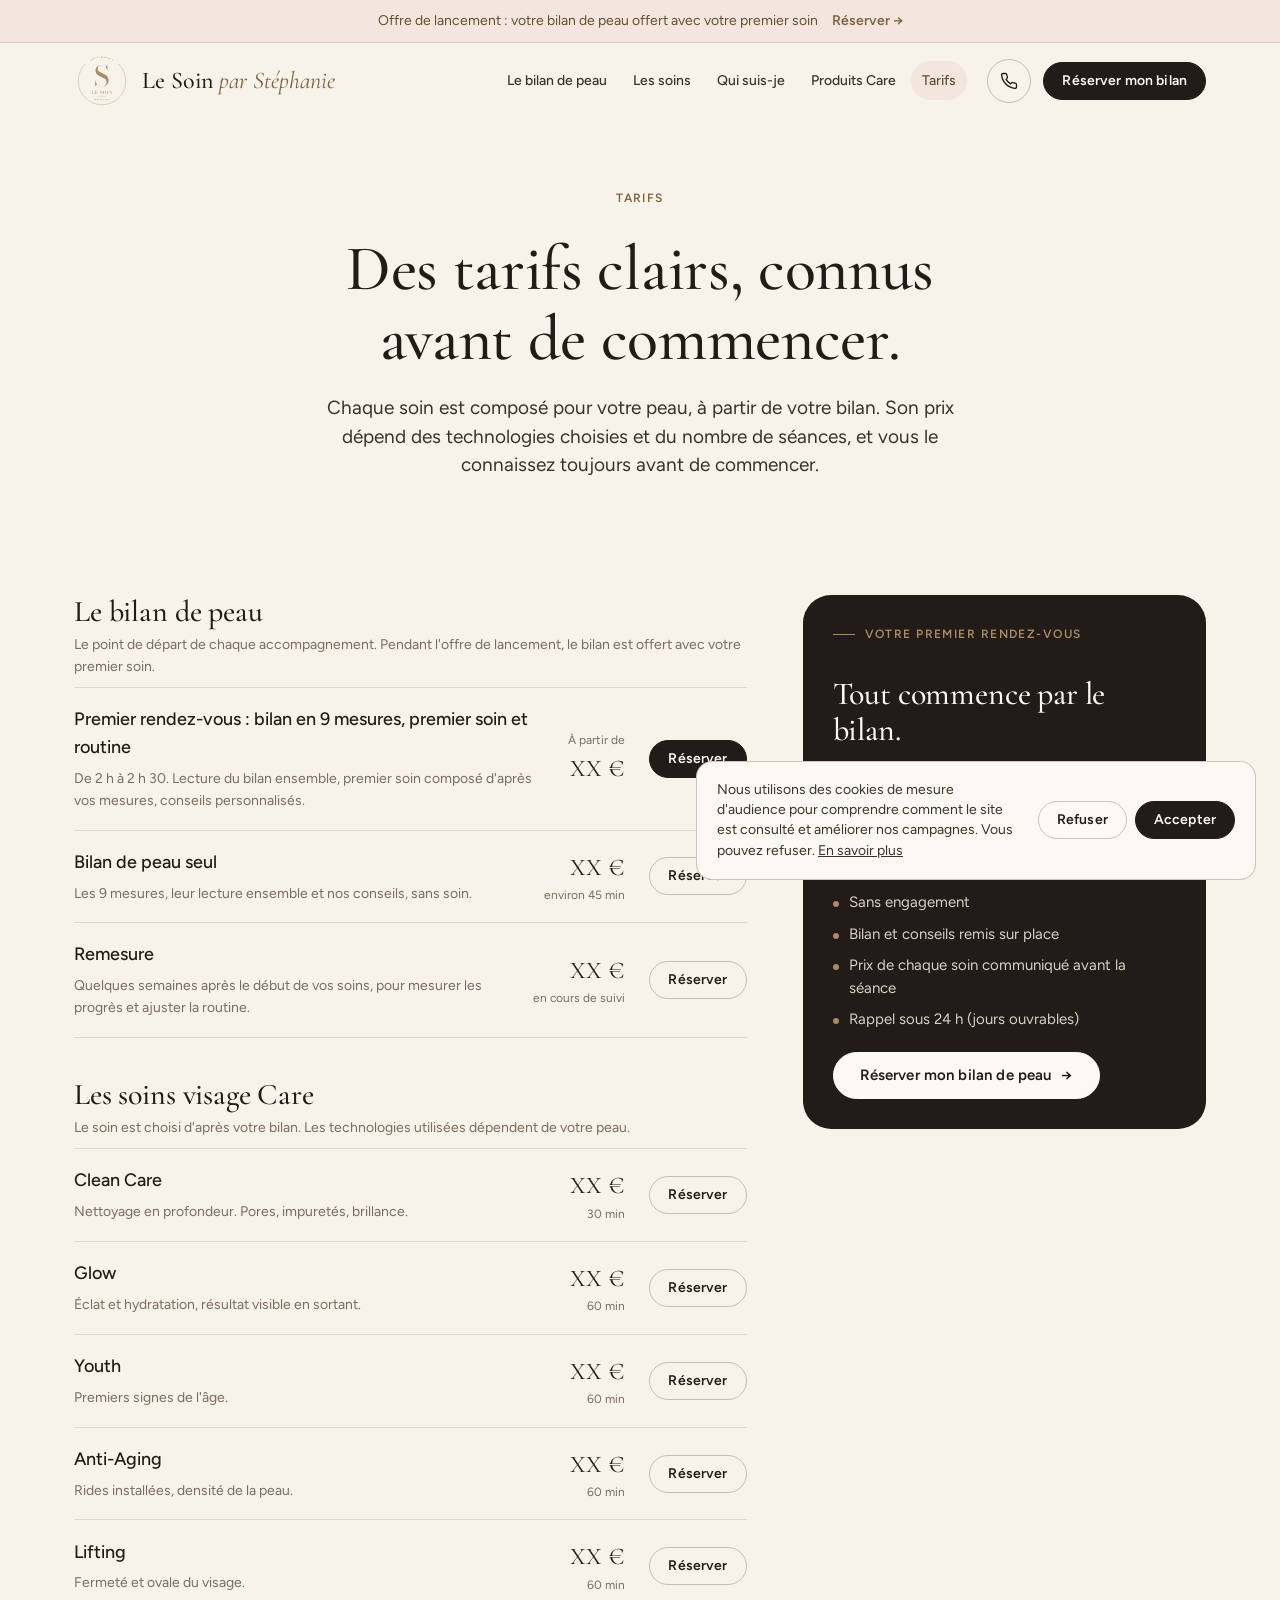
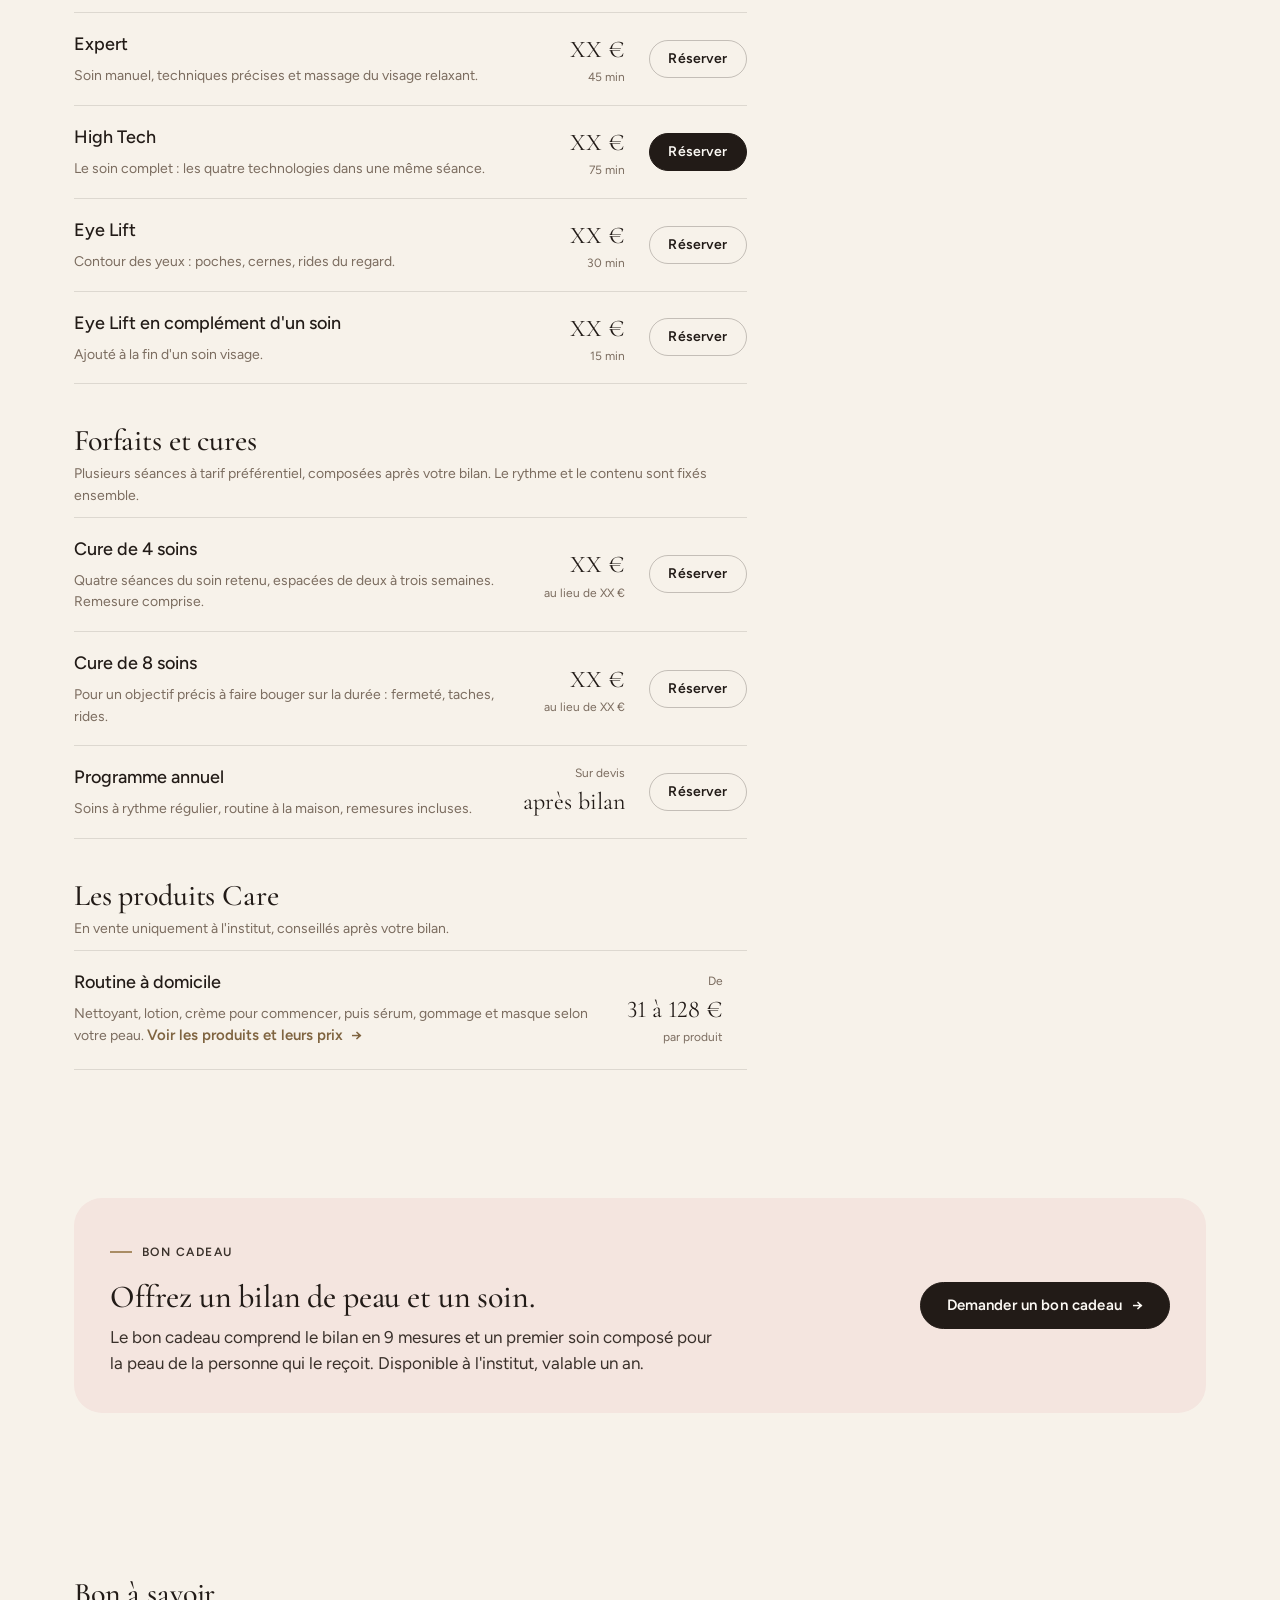
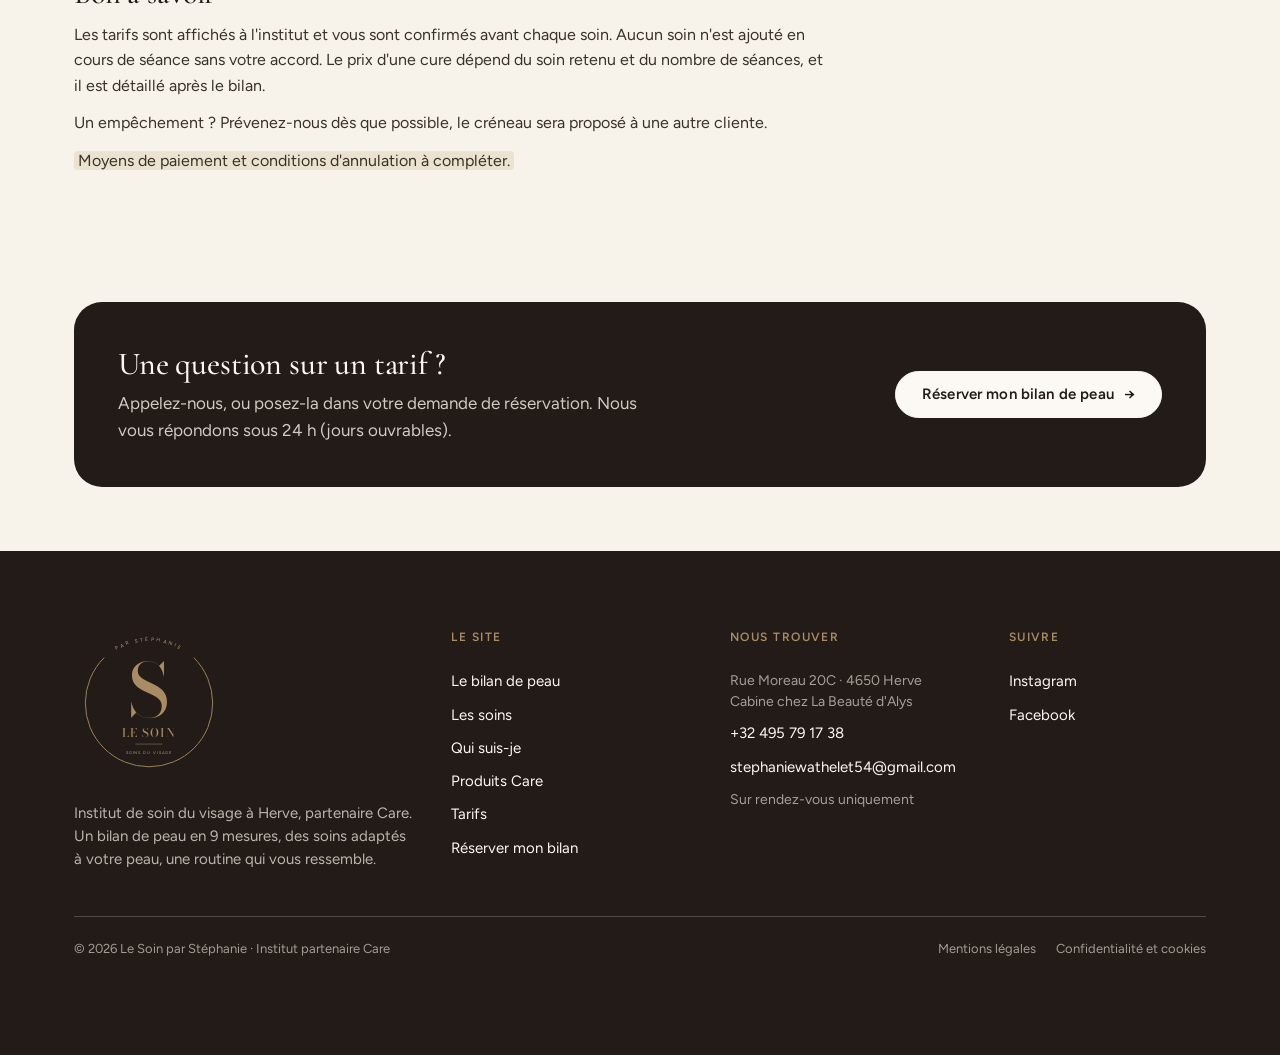
<file: tarifs.html>
<!doctype html>
<html lang="fr">
<head>
  <meta charset="utf-8">
  <meta name="viewport" content="width=device-width, initial-scale=1">
  <title>Tarifs · Le Soin par Stéphanie</title>
  <meta name="description" content="Bilan de peau, soins visage Care, forfaits et cures, bon cadeau : les tarifs de l'institut, connus avant de commencer.">
  <meta name="theme-color" content="#f7f2ea">
  <meta property="og:type" content="website">
  <meta property="og:title" content="Tarifs · Le Soin par Stéphanie">
  <meta property="og:description" content="Bilan de peau, soins visage Care, forfaits et cures, bon cadeau : les tarifs de l'institut, connus avant de commencer.">
  <meta property="og:locale" content="fr_BE">
  <link rel="icon" type="image/png" sizes="64x64" href="assets/img/logo/favicon.png">
  <link rel="apple-touch-icon" href="assets/img/logo/apple-touch-icon.png">
  <link rel="preconnect" href="https://fonts.googleapis.com">
  <link rel="preconnect" href="https://fonts.gstatic.com" crossorigin>
  <link href="https://fonts.googleapis.com/css2?family=Bodoni+Moda:wght@400;500&family=Cormorant+Garamond:ital,wght@0,500;0,600;1,500&family=Figtree:wght@400;500;600&display=swap" rel="stylesheet">
  <link rel="stylesheet" href="assets/css/styles.css">
  <script src="assets/js/main.js" defer></script>
  <script type="application/ld+json">
  {
    "@context": "https://schema.org",
    "@type": "BeautySalon",
    "name": "Le Soin par Stéphanie",
    "description": "Institut de soin du visage à Herve, partenaire Care : bilan de peau en 9 mesures, soins adaptés à votre peau et routine à domicile.",
    "founder": { "@type": "Person", "name": "Stéphanie Wathelet" },
    "telephone": "+32 495 79 17 38",
    "email": "stephaniewathelet54@gmail.com",
    "address": { "@type": "PostalAddress", "streetAddress": "Rue Moreau 20C", "postalCode": "4650", "addressLocality": "Herve", "addressCountry": "BE" },
    "containedInPlace": { "@type": "BeautySalon", "name": "La Beauté d'Alys" },
    "priceRange": "€€",
    "knowsAbout": ["Bilan de peau", "Soin du visage", "Care Personal Beauty"]
  }
  </script>
</head>
<body class="page page--tarifs">

  <a class="skip-link" href="#contenu">Aller au contenu</a>

  <!-- Logo : version vectorielle redessinée d'après le logo fourni, en attente de validation par Stéphanie.
       Le fichier original (PNG ou SVG) pourra le remplacer dans assets/img/logo/. -->
  <svg width="0" height="0" style="position:absolute" aria-hidden="true" focusable="false">
    <defs><path id="logo-arc" d="M73.6 93.9A165 165 0 0 1 326.4 93.9"/></defs>
    <symbol id="logo" viewBox="0 0 400 400">
      <path d="M320.2 79.8A170 170 0 1 1 79.8 79.8" fill="none" stroke="currentColor" stroke-width="2.4" stroke-linecap="round"/>
      <text font-family="Figtree, system-ui, sans-serif" font-size="13.5" font-weight="500" letter-spacing="6.5" fill="currentColor"><textPath href="#logo-arc" startOffset="50%" text-anchor="middle">PAR STÉPHANIE</textPath></text>
      <text x="200" y="236" font-family="'Bodoni Moda', 'Cormorant Garamond', Georgia, serif" font-size="196" font-weight="500" text-anchor="middle" fill="currentColor">S</text>
      <text x="200" y="291" font-family="'Bodoni Moda', 'Cormorant Garamond', Georgia, serif" font-size="32" font-weight="500" letter-spacing="3" text-anchor="middle" fill="currentColor">LE SOIN</text>
      <path d="M164 309.5h72" stroke="currentColor" stroke-width="1.3"/>
      <text x="200" y="336" font-family="Figtree, system-ui, sans-serif" font-size="10.5" font-weight="500" letter-spacing="2.4" text-anchor="middle" fill="currentColor">SOINS DU VISAGE</text>
    </symbol>
  </svg>

  <!-- Bandeau d'offre. À VALIDER : bilan offert ou payant, bon cadeau de Noël -->
  <div class="promo">
    <div class="container promo__inner">
      <span class="promo__text promo__text--long">Offre de lancement&nbsp;: votre bilan de peau offert avec votre premier soin</span>
      <span class="promo__text promo__text--short">Votre bilan de peau offert</span>
      <a class="promo__link" href="reserver.html">Réserver <span aria-hidden="true">→</span></a>
    </div>
  </div>

  <!-- En-tête -->
  <header class="header" id="haut">
    <div class="container header__inner">
      <a class="brand" href="index.html" aria-label="Le Soin par Stéphanie, retour à l'accueil"><svg class="brand__logo" aria-hidden="true" focusable="false"><use href="#logo"/></svg><span class="brand__text">Le Soin <em>par Stéphanie</em></span></a>

      <nav class="nav" aria-label="Navigation principale">
        <a class="nav__link" href="bilan-de-peau.html">Le bilan de peau</a>
        <a class="nav__link" href="soins.html">Les soins</a>
        <a class="nav__link" href="qui-suis-je.html">Qui suis-je</a>
        <a class="nav__link" href="produits.html">Produits Care</a>
        <a class="nav__link is-current" aria-current="page" href="tarifs.html">Tarifs</a>
      </nav>

      <div class="header__actions">
        <!-- À REMPLACER : le numéro professionnel définitif -->
        <a class="header__tel" href="tel:+32495791738" data-pos="header" aria-label="Appeler le +32 495 79 17 38" title="+32 495 79 17 38"><svg viewBox="0 0 24 24" fill="none" stroke="currentColor" stroke-width="1.8" stroke-linecap="round" stroke-linejoin="round" aria-hidden="true"><path d="M22 16.9v3a2 2 0 0 1-2.2 2 19.8 19.8 0 0 1-8.6-3.1 19.5 19.5 0 0 1-6-6A19.8 19.8 0 0 1 2.1 4.2 2 2 0 0 1 4.1 2h3a2 2 0 0 1 2 1.7c.1.9.4 1.8.7 2.7a2 2 0 0 1-.5 2.1L8.1 9.8a16 16 0 0 0 6 6l1.3-1.3a2 2 0 0 1 2.1-.4c.9.3 1.8.6 2.7.7a2 2 0 0 1 1.8 2z"/></svg></a>
        <a class="btn btn--primary btn--sm" href="reserver.html">Réserver mon bilan</a>
      </div>

      <button class="burger" type="button" aria-label="Ouvrir le menu" aria-expanded="false" aria-controls="menu">
        <span></span><span></span>
      </button>
    </div>
  </header>

  <!-- Menu mobile -->
  <div class="menu" id="menu" aria-hidden="true">
    <div class="container">
      <svg class="menu__logo" aria-hidden="true" focusable="false"><use href="#logo"/></svg>
      <nav class="menu__nav" aria-label="Navigation mobile">
        <a class="menu__link" href="index.html">Accueil</a>
        <a class="menu__link" href="bilan-de-peau.html">Le bilan de peau</a>
        <a class="menu__link" href="soins.html">Les soins</a>
        <a class="menu__link" href="qui-suis-je.html">Qui suis-je</a>
        <a class="menu__link" href="produits.html">Produits Care</a>
        <a class="menu__link is-current" aria-current="page" href="tarifs.html">Tarifs</a>
      </nav>
      <div class="menu__footer">
        <a class="btn btn--primary" href="reserver.html">Réserver mon bilan</a>
        <a class="btn btn--outline" href="tel:+32495791738" data-pos="menu">Appeler le +32 495 79 17 38</a>
      </div>
    </div>
  </div>

  <main id="contenu">

    <!-- ===================== HERO ===================== -->
    <section class="phero phero--center">
      <div class="container">
        <p class="eyebrow">Tarifs</p>
        <h1 class="phero__title">Des tarifs clairs, connus avant de commencer.</h1>
        <p class="lead">Chaque soin est composé pour votre peau, à partir de votre bilan. Son prix dépend des technologies choisies et du nombre de séances, et vous le connaissez toujours avant de commencer.</p>
      </div>
    </section>

    <!-- ===================== GRILLE ===================== -->
    <section class="section--tight">
      <div class="container tarifs__grid">
        <!-- À COMPLÉTER : la grille tarifaire réelle, à la place de chaque « XX € ». À VALIDER : bilan offert ou payant. -->
        <div class="prices">
          <div class="price-group">
            <h2 class="price-group__title">Le bilan de peau</h2>
            <p class="price-group__note">Le point de départ de chaque accompagnement. Pendant l'offre de lancement, le bilan est offert avec votre premier soin.</p>
            <div class="price">
              <span class="price__name">Premier rendez-vous&nbsp;: bilan en 9 mesures, premier soin et routine</span>
              <span class="price__desc">De 2 h à 2 h 30. Lecture du bilan ensemble, premier soin composé d'après vos mesures, conseils personnalisés.</span>
              <span class="price__amount"><small>À partir de</small>XX €</span>
              <a class="btn btn--primary btn--sm price__cta" href="reserver.html">Réserver</a>
            </div>
            <div class="price">
              <span class="price__name">Bilan de peau seul</span>
              <span class="price__desc">Les 9 mesures, leur lecture ensemble et nos conseils, sans soin.</span>
              <span class="price__amount">XX €<small>environ 45 min</small></span>
              <a class="btn btn--outline btn--sm price__cta" href="reserver.html">Réserver</a>
            </div>
            <div class="price">
              <span class="price__name">Remesure</span>
              <span class="price__desc">Quelques semaines après le début de vos soins, pour mesurer les progrès et ajuster la routine.</span>
              <span class="price__amount">XX €<small>en cours de suivi</small></span>
              <a class="btn btn--outline btn--sm price__cta" href="reserver.html">Réserver</a>
            </div>
          </div>

          <!-- À CONFIRMER : les durées -->
          <div class="price-group">
            <h2 class="price-group__title">Les soins visage Care</h2>
            <p class="price-group__note">Le soin est choisi d'après votre bilan. Les technologies utilisées dépendent de votre peau.</p>
            <div class="price"><span class="price__name">Clean Care</span><span class="price__desc">Nettoyage en profondeur. Pores, impuretés, brillance.</span><span class="price__amount">XX €<small>30 min</small></span><a class="btn btn--outline btn--sm price__cta" href="reserver.html">Réserver</a></div>
            <div class="price"><span class="price__name">Glow</span><span class="price__desc">Éclat et hydratation, résultat visible en sortant.</span><span class="price__amount">XX €<small>60 min</small></span><a class="btn btn--outline btn--sm price__cta" href="reserver.html">Réserver</a></div>
            <div class="price"><span class="price__name">Youth</span><span class="price__desc">Premiers signes de l'âge.</span><span class="price__amount">XX €<small>60 min</small></span><a class="btn btn--outline btn--sm price__cta" href="reserver.html">Réserver</a></div>
            <div class="price"><span class="price__name">Anti-Aging</span><span class="price__desc">Rides installées, densité de la peau.</span><span class="price__amount">XX €<small>60 min</small></span><a class="btn btn--outline btn--sm price__cta" href="reserver.html">Réserver</a></div>
            <div class="price"><span class="price__name">Lifting</span><span class="price__desc">Fermeté et ovale du visage.</span><span class="price__amount">XX €<small>60 min</small></span><a class="btn btn--outline btn--sm price__cta" href="reserver.html">Réserver</a></div>
            <div class="price"><span class="price__name">Expert</span><span class="price__desc">Soin manuel, techniques précises et massage du visage relaxant.</span><span class="price__amount">XX €<small>45 min</small></span><a class="btn btn--outline btn--sm price__cta" href="reserver.html">Réserver</a></div>
            <div class="price"><span class="price__name">High Tech</span><span class="price__desc">Le soin complet&nbsp;: les quatre technologies dans une même séance.</span><span class="price__amount">XX €<small>75 min</small></span><a class="btn btn--primary btn--sm price__cta" href="reserver.html">Réserver</a></div>
            <div class="price"><span class="price__name">Eye Lift</span><span class="price__desc">Contour des yeux&nbsp;: poches, cernes, rides du regard.</span><span class="price__amount">XX €<small>30 min</small></span><a class="btn btn--outline btn--sm price__cta" href="reserver.html">Réserver</a></div>
            <div class="price"><span class="price__name">Eye Lift en complément d'un soin</span><span class="price__desc">Ajouté à la fin d'un soin visage.</span><span class="price__amount">XX €<small>15 min</small></span><a class="btn btn--outline btn--sm price__cta" href="reserver.html">Réserver</a></div>
          </div>

          <div class="price-group">
            <h2 class="price-group__title">Forfaits et cures</h2>
            <p class="price-group__note">Plusieurs séances à tarif préférentiel, composées après votre bilan. Le rythme et le contenu sont fixés ensemble.</p>
            <div class="price"><span class="price__name">Cure de 4 soins</span><span class="price__desc">Quatre séances du soin retenu, espacées de deux à trois semaines. Remesure comprise.</span><span class="price__amount">XX €<small>au lieu de XX €</small></span><a class="btn btn--outline btn--sm price__cta" href="reserver.html">Réserver</a></div>
            <div class="price"><span class="price__name">Cure de 8 soins</span><span class="price__desc">Pour un objectif précis à faire bouger sur la durée&nbsp;: fermeté, taches, rides.</span><span class="price__amount">XX €<small>au lieu de XX €</small></span><a class="btn btn--outline btn--sm price__cta" href="reserver.html">Réserver</a></div>
            <div class="price"><span class="price__name">Programme annuel</span><span class="price__desc">Soins à rythme régulier, routine à la maison, remesures incluses.</span><span class="price__amount"><small>Sur devis</small>après bilan</span><a class="btn btn--outline btn--sm price__cta" href="reserver.html">Réserver</a></div>
          </div>

          <div class="price-group">
            <h2 class="price-group__title">Les produits Care</h2>
            <p class="price-group__note">En vente uniquement à l'institut, conseillés après votre bilan.</p>
            <div class="price"><span class="price__name">Routine à domicile</span><span class="price__desc">Nettoyant, lotion, crème pour commencer, puis sérum, gommage et masque selon votre peau. <a class="link-arrow" href="produits.html">Voir les produits et leurs prix <span aria-hidden="true">→</span></a></span><span class="price__amount"><small>De</small>31 à 128 €<small>par produit</small></span></div>
          </div>
        </div>

        <aside class="tarifs__aside">
          <p class="eyebrow eyebrow--light">Votre premier rendez-vous</p>
          <h2 class="title">Tout commence par le bilan.</h2>
          <p class="lead">Ce premier moment ouvre chaque accompagnement. Votre soin et votre routine en découlent, composés à partir de vos mesures.</p>
          <ul>
            <li>Sans engagement</li>
            <li>Bilan et conseils remis sur place</li>
            <li>Prix de chaque soin communiqué avant la séance</li>
            <li>Rappel sous 24 h (jours ouvrables)</li>
          </ul>
          <a class="btn btn--light" href="reserver.html">Réserver mon bilan de peau <span class="btn__arrow" aria-hidden="true">→</span></a>
        </aside>
      </div>
    </section>

    <!-- ===================== BON CADEAU ===================== -->
    <section class="section--tight" id="bon-cadeau">
      <div class="container">
        <!-- À VALIDER : bon cadeau de Noël (contenu, prix, période) -->
        <div class="gift">
          <div>
            <p class="eyebrow">Bon cadeau</p>
            <h2 class="title">Offrez un bilan de peau et un soin.</h2>
            <p>Le bon cadeau comprend le bilan en 9 mesures et un premier soin composé pour la peau de la personne qui le reçoit. Disponible à l'institut, valable un an.</p>
          </div>
          <a class="btn btn--primary" href="reserver.html">Demander un bon cadeau <span class="btn__arrow" aria-hidden="true">→</span></a>
        </div>
      </div>
    </section>

    <!-- ===================== BON À SAVOIR ===================== -->
    <section class="section--tight">
      <div class="container">
        <div class="prose">
          <h2>Bon à savoir</h2>
          <p>Les tarifs sont affichés à l'institut et vous sont confirmés avant chaque soin. Aucun soin n'est ajouté en cours de séance sans votre accord. Le prix d'une cure dépend du soin retenu et du nombre de séances, et il est détaillé après le bilan.</p>
          <p>Un empêchement&nbsp;? Prévenez-nous dès que possible, le créneau sera proposé à une autre cliente.</p>
          <!-- À COMPLÉTER : conditions d'annulation et moyens de paiement -->
          <p><mark>Moyens de paiement et conditions d'annulation à compléter.</mark></p>
        </div>
      </div>
    </section>

    <!-- ===================== APPEL ===================== -->
    <section class="section--tight">
      <div class="container">
        <div class="cta-band">
          <div>
            <h2 class="title">Une question sur un tarif&nbsp;?</h2>
            <p>Appelez-nous, ou posez-la dans votre demande de réservation. Nous vous répondons sous 24 h (jours ouvrables).</p>
          </div>
          <a class="btn btn--light" href="reserver.html">Réserver mon bilan de peau <span class="btn__arrow" aria-hidden="true">→</span></a>
        </div>
      </div>
    </section>
  </main>

  <!-- ===================== PIED DE PAGE ===================== -->
  <footer class="footer">
    <div class="container">
      <div class="footer__grid">
        <div class="footer__col">
          <a class="footer__logo" href="index.html" aria-label="Le Soin par Stéphanie, retour à l'accueil"><svg aria-hidden="true" focusable="false"><use href="#logo"/></svg></a>
          <p class="footer__tagline">Institut de soin du visage à Herve, partenaire Care. Un bilan de peau en 9 mesures, des soins adaptés à votre peau, une routine qui vous ressemble.</p>
        </div>
        <div class="footer__col">
          <span class="footer__title">Le site</span>
          <a class="footer__link" href="bilan-de-peau.html">Le bilan de peau</a>
          <a class="footer__link" href="soins.html">Les soins</a>
          <a class="footer__link" href="qui-suis-je.html">Qui suis-je</a>
          <a class="footer__link" href="produits.html">Produits Care</a>
          <a class="footer__link" href="tarifs.html">Tarifs</a>
          <a class="footer__link" href="reserver.html">Réserver mon bilan</a>
        </div>
        <div class="footer__col">
          <span class="footer__title">Nous trouver</span>
          <span class="footer__muted">Rue Moreau 20C · 4650 Herve<br>Cabine chez La Beauté d'Alys</span>
          <a class="footer__link" href="tel:+32495791738" data-pos="footer">+32 495 79 17 38</a>
          <a class="footer__link" href="mailto:stephaniewathelet54@gmail.com">stephaniewathelet54@gmail.com</a>
          <span class="footer__muted">Sur rendez-vous uniquement</span>
        </div>
        <div class="footer__col">
          <span class="footer__title">Suivre</span>
          <!-- À COMPLÉTER : liens des réseaux -->
          <a class="footer__link" href="#" rel="noopener">Instagram</a>
          <a class="footer__link" href="#" rel="noopener">Facebook</a>
        </div>
      </div>
      <div class="footer__bottom">
        <span>© <span data-year>2026</span> Le Soin par Stéphanie · Institut partenaire Care</span>
        <div class="footer__legal">
          <a href="mentions-legales.html">Mentions légales</a>
          <a href="confidentialite.html">Confidentialité et cookies</a>
        </div>
      </div>
    </div>
  </footer>

  <!-- Barre fixe sur mobile -->
  <div class="barfix" aria-label="Réserver ou appeler">
    <div class="barfix__inner">
      <a class="btn btn--primary" href="reserver.html">Réserver mon bilan</a>
      <a class="barfix__tel" href="tel:+32495791738" aria-label="Appeler l'institut" data-pos="barre-mobile"><svg viewBox="0 0 24 24" fill="none" stroke="currentColor" stroke-width="1.8" stroke-linecap="round" stroke-linejoin="round" aria-hidden="true"><path d="M22 16.9v3a2 2 0 0 1-2.2 2 19.8 19.8 0 0 1-8.6-3.1 19.5 19.5 0 0 1-6-6A19.8 19.8 0 0 1 2.1 4.2 2 2 0 0 1 4.1 2h3a2 2 0 0 1 2 1.7c.1.9.4 1.8.7 2.7a2 2 0 0 1-.5 2.1L8.1 9.8a16 16 0 0 0 6 6l1.3-1.3a2 2 0 0 1 2.1-.4c.9.3 1.8.6 2.7.7a2 2 0 0 1 1.8 2z"/></svg></a>
    </div>
  </div>

  <!-- Bandeau cookies : la mesure d'audience ne se charge qu'après accord -->
  <div class="consent" data-consent role="region" aria-label="Cookies">
    <p class="consent__text">Nous utilisons des cookies de mesure d'audience pour comprendre comment le site est consulté et améliorer nos campagnes. Vous pouvez refuser. <a href="confidentialite.html">En savoir plus</a></p>
    <div class="consent__btns">
      <button class="btn btn--outline btn--sm" type="button" data-consent-refuse>Refuser</button>
      <button class="btn btn--primary btn--sm" type="button" data-consent-accept>Accepter</button>
    </div>
  </div>

</body>
</html>
</file>
<file: assets/css/styles.css>
/* ==========================================================================
   Le Soin par Stéphanie · feuille de style (version 2, après audit)
   Ambiance chaleureuse : crème, rose poudré, sable chaud, touches de bronze
   et de noir. L'or du logo (#a98c64) sert d'accent décoratif ; le bronze,
   plus foncé, sert aux textes d'accent pour rester lisible. Titres en serif élégante, texte en sans-serif douce.
   Une seule animation décorative : le scan des mesures dans le hero.
   Aucune ombre, aucun dégradé.
   ========================================================================== */

/* ---------- 1. Tokens ---------- */
:root {
  --cream: #f7f2ea;        /* fond de page */
  --cream-2: #fcf9f4;      /* cartes, surfaces claires */
  --rose: #e9cfc6;         /* rose poudré */
  --rose-soft: #f4e5df;    /* rose très clair, bandeaux */
  --sand: #d8c2a0;         /* sable chaud */
  --sand-soft: #ece2d0;    /* sable clair */
  --gold: #a98c64;         /* or du logo : filets, numéros, monogramme */
  --bronze: #7f6440;       /* bronze : liens et textes d'accent (lisible sur crème) */
  --bronze-dark: #64502f;
  --ink: #221b17;          /* noir doux : pied de page, titres */
  --text: #3a312b;
  --muted: #7b6c5f;

  --line: rgba(34, 27, 23, 0.12);
  --line-strong: rgba(34, 27, 23, 0.24);
  --line-light: rgba(247, 241, 232, 0.22);

  --font-serif: 'Cormorant Garamond', Georgia, 'Times New Roman', serif;
  --font-sans: 'Figtree', ui-sans-serif, system-ui, -apple-system, 'Segoe UI', Roboto, sans-serif;
  --font-num: 'Bodoni Moda', 'Cormorant Garamond', Georgia, serif;   /* numéros et chiffres mis en avant : la police du logo */

  --text-hero: clamp(44px, 6.4vw, 78px);
  --text-display: clamp(36px, 4.6vw, 56px);
  --text-title: clamp(26px, 2.6vw, 32px);
  --text-body: 17px;
  --text-caption: 14px;
  --text-label: 12px;

  --r-card: 16px;
  --r-card-lg: 28px;
  --r-input: 10px;
  --r-pill: 1000px;

  --page-max: 1180px;
  --gutter: 24px;
  --header-h: 76px;
  --section: clamp(64px, 8vw, 104px);
  --bar-h: 68px;

  --ease: cubic-bezier(0.22, 0.61, 0.36, 1);
}

/* ---------- 2. Base ---------- */
*, *::before, *::after { box-sizing: border-box; }
html { -webkit-text-size-adjust: 100%; scroll-padding-top: calc(var(--header-h) + 16px); overflow-x: clip; }
body {
  margin: 0;
  font-family: var(--font-sans); font-size: var(--text-body); line-height: 1.55; font-weight: 400;
  color: var(--text); background: var(--cream);
  font-variant-numeric: lining-nums;
  -webkit-font-smoothing: antialiased;
  overflow-x: clip;
}
img, svg { max-width: 100%; display: block; }
h1, h2, h3, h4, p, ul, ol, figure { margin: 0; }
ul, ol { padding: 0; }
a { color: inherit; text-decoration: none; }
button { font: inherit; color: inherit; background: none; border: 0; cursor: pointer; padding: 0; }
:focus-visible { outline: 2px solid var(--bronze); outline-offset: 3px; }
::selection { background: var(--rose); color: var(--ink); }
.visually-hidden { position: absolute; width: 1px; height: 1px; overflow: hidden; clip: rect(0 0 0 0); white-space: nowrap; }

.container { width: 100%; max-width: var(--page-max); margin-inline: auto; padding-inline: var(--gutter); }
.skip-link {
  position: fixed; top: 8px; left: 8px; z-index: 100;
  padding: 12px 18px; border-radius: var(--r-pill);
  background: var(--ink); color: var(--cream);
  transform: translateY(-200%); transition: transform .3s;
}
.skip-link:focus { transform: none; }

/* ---------- 3. Typographie ---------- */
.serif, h1, h2, h3, .display, .hero__title, .phero__title { font-family: var(--font-serif); font-weight: 500; line-height: 1.1; letter-spacing: -0.005em; }
.display { font-size: var(--text-display); color: var(--ink); }
.title { font-family: var(--font-serif); font-weight: 500; font-size: var(--text-title); line-height: 1.15; color: var(--ink); }
.lead { font-size: 19px; line-height: 1.5; }
.caption { font-size: var(--text-caption); line-height: 1.45; color: var(--muted); }
.eyebrow {
  display: inline-flex; align-items: center; gap: 10px;
  font-size: var(--text-label); font-weight: 600; letter-spacing: 0.12em; text-transform: uppercase;
  color: var(--bronze); margin-bottom: 18px;
}
.eyebrow::before { content: ""; width: 22px; height: 1.5px; background: var(--gold); }
.eyebrow--light { color: var(--gold); }
.eyebrow--light::before { background: var(--gold); }
.section__head { max-width: 760px; margin-bottom: clamp(32px, 4vw, 52px); }
.section__head .lead { margin-top: 18px; color: var(--muted); }
.section__head--center { margin-inline: auto; text-align: center; }
.section__head--center .eyebrow { justify-content: center; }
.section__head--center .eyebrow::before { display: none; }
.mark-note { background: var(--sand-soft); padding: 0 4px; border-radius: 4px; }

/* ---------- 4. Composants ---------- */
.btn {
  display: inline-flex; align-items: center; justify-content: center; gap: 10px;
  padding: 15px 26px; border-radius: var(--r-pill);
  font-size: 15px; font-weight: 600; line-height: 1; letter-spacing: 0.01em;
  border: 1.5px solid transparent; white-space: nowrap;
  transition: background-color .25s, color .25s, border-color .25s, transform .25s var(--ease);
}
.btn:hover { transform: translateY(-1px); }
.btn:active { transform: none; }
.btn--primary { background: var(--ink); color: var(--cream-2); border-color: var(--ink); }
.btn--primary:hover { background: var(--bronze-dark); border-color: var(--bronze-dark); }
.btn--outline { background: transparent; color: var(--ink); border-color: var(--line-strong); }
.btn--outline:hover { border-color: var(--ink); }
.btn--light { background: var(--cream-2); color: var(--ink); border-color: var(--cream-2); }
.btn--light:hover { background: var(--sand-soft); border-color: var(--sand-soft); }
/* Sur fond sombre, le bouton principal passe en clair */
.cta-card .btn--primary, .cta-band .btn--primary, .band--dark .btn--primary, .tarifs__aside .btn--primary { background: var(--cream-2); color: var(--ink); border-color: var(--cream-2); }
.cta-card .btn--primary:hover, .cta-band .btn--primary:hover, .band--dark .btn--primary:hover, .tarifs__aside .btn--primary:hover { background: var(--sand-soft); border-color: var(--sand-soft); }
.btn--ghost { background: transparent; color: var(--cream-2); border-color: var(--line-light); }
.btn--ghost:hover { border-color: var(--cream-2); }
.btn--sm { padding: 11px 18px; font-size: 14px; }
.btn--block { width: 100%; }
.btn__arrow { display: inline-block; transition: transform .3s var(--ease); }
.btn:hover .btn__arrow { transform: translateX(3px); }

.link-arrow {
  display: inline-flex; align-items: center; gap: 8px;
  font-weight: 600; font-size: 15px; color: var(--bronze);
  border-bottom: 1.5px solid transparent; padding-bottom: 2px;
  transition: border-color .25s;
}
.link-arrow:hover { border-color: var(--bronze); }
.tel-link { display: inline-flex; align-items: center; gap: 8px; font-weight: 600; color: var(--ink); }
.tel-link svg { width: 18px; height: 18px; }

.pill {
  display: inline-flex; align-items: center; padding: 6px 12px; border-radius: var(--r-pill);
  font-size: 12px; font-weight: 600; letter-spacing: 0.08em; text-transform: uppercase;
  border: 1.5px solid var(--line-strong); color: var(--ink); line-height: 1;
}
.pill--soft { background: var(--rose-soft); border-color: var(--rose-soft); color: var(--bronze-dark); }
.pill--light { color: var(--cream-2); border-color: var(--line-light); }
.badge { display: inline-flex; align-items: center; padding: 8px 14px; border-radius: var(--r-pill); background: var(--sand-soft); color: var(--ink); font-size: 13px; font-weight: 600; }

.section { padding-block: var(--section); }
.section--tight { padding-block: clamp(44px, 5vw, 64px); }
.band { background: var(--cream-2); }
.band--rose { background: var(--rose-soft); }
.band--sand { background: var(--sand-soft); }
.band--dark { background: var(--ink); color: var(--cream); }
.band--dark .display, .band--dark .title { color: var(--cream-2); }
.band--dark .lead, .band--dark .caption { color: rgba(247, 241, 232, .78); }

/* Emplacement photo ou vidéo à fournir */
.ph {
  position: relative; display: grid; place-items: center; text-align: center;
  background: var(--sand-soft); border-radius: var(--r-card-lg); overflow: hidden;
  color: var(--bronze-dark); padding: 24px;
}
.ph--photo { aspect-ratio: 4 / 5; }
.ph--square { aspect-ratio: 1; }
.ph--wide { aspect-ratio: 16 / 9; }
.ph--land { aspect-ratio: 4 / 3; }
.ph__label { font-size: 13px; font-weight: 600; letter-spacing: 0.06em; text-transform: uppercase; max-width: 22ch; }
.ph__label small { display: block; margin-top: 8px; font-size: 12px; font-weight: 400; letter-spacing: 0; text-transform: none; color: var(--muted); }
.ph svg { width: 44px; height: 44px; margin-bottom: 14px; color: var(--bronze); }
.ph img { position: absolute; inset: 0; width: 100%; height: 100%; object-fit: cover; }
.photo { position: relative; overflow: hidden; border-radius: var(--r-card-lg); background: var(--sand-soft); }
.video { position: relative; aspect-ratio: 16 / 9; overflow: hidden; border-radius: var(--r-card-lg); background: var(--ink); }
.video video { display: block; width: 100%; height: 100%; object-fit: cover; }
.video--routine { max-width: 820px; margin: 0 auto clamp(28px, 4vw, 44px); }
.photo img { width: 100%; height: 100%; object-fit: cover; }
.photo--4x5 { aspect-ratio: 4 / 5; }
.photo--3x4 { aspect-ratio: 3 / 4; }
.photo--land { aspect-ratio: 4 / 3; }

/* ---------- 5. Bandeau, en-tête, menu ---------- */
.promo { background: var(--rose-soft); border-bottom: 1px solid var(--line); }
.promo__inner { display: flex; align-items: center; justify-content: center; gap: 14px; min-height: 42px; font-size: 14px; }
.promo__text { color: var(--bronze-dark); }
.promo__text--short { display: none; }
.promo__link { font-weight: 600; color: var(--bronze); white-space: nowrap; }

.header {
  position: sticky; top: 0; z-index: 60;
  height: var(--header-h); display: flex; align-items: center;
  background: var(--cream); border-bottom: 1px solid transparent;
  transition: border-color .3s;
}
.header.is-scrolled { border-bottom-color: var(--line); }
.header__inner { display: flex; align-items: center; gap: 20px; }
.brand { display: inline-flex; align-items: center; gap: 12px; font-family: var(--font-serif); font-size: 24px; font-weight: 500; color: var(--ink); line-height: 1; white-space: nowrap; }
.brand em { font-style: italic; font-weight: 400; color: var(--bronze); }
.brand__logo { flex: none; width: 56px; height: 56px; color: var(--gold); }
.brand__text { white-space: nowrap; }
.nav { display: flex; align-items: center; gap: 4px; margin-left: auto; }
.nav__link { padding: 9px 11px; border-radius: var(--r-pill); font-size: 14px; font-weight: 500; white-space: nowrap; color: var(--text); transition: background-color .25s, color .25s; }
.nav__link:hover { background: var(--rose-soft); color: var(--ink); }
.nav__link.is-current { color: var(--bronze-dark); background: var(--rose-soft); }
.header__actions { display: flex; align-items: center; gap: 12px; }
.header__tel { width: 44px; height: 44px; border-radius: 50%; border: 1.5px solid var(--line-strong); display: grid; place-items: center; color: var(--ink); transition: border-color .25s; }
.header__tel:hover { border-color: var(--ink); }
.header__tel svg { width: 18px; height: 18px; }
.burger { display: none; margin-left: auto; width: 44px; height: 44px; border-radius: 50%; border: 1.5px solid var(--line-strong); place-items: center; position: relative; }
.burger span { position: absolute; left: 13px; width: 18px; height: 1.5px; background: var(--ink); transition: transform .35s var(--ease), top .35s var(--ease); }
.burger span:first-child { top: 18px; }
.burger span:last-child { top: 25px; }
.burger.is-open span:first-child { top: 21px; transform: rotate(45deg); }
.burger.is-open span:last-child { top: 21px; transform: rotate(-45deg); }

.menu {
  position: fixed; inset: 0; z-index: 55; background: var(--cream);
  display: flex; flex-direction: column; justify-content: center;
  opacity: 0; visibility: hidden; transition: opacity .3s, visibility .3s;
}
.menu.is-open { opacity: 1; visibility: visible; }
.menu__logo { width: 84px; height: 84px; color: var(--gold); margin-bottom: 22px; }
.menu__nav { display: flex; flex-direction: column; gap: 6px; }
.menu__link { font-family: var(--font-serif); font-size: 34px; font-weight: 500; color: var(--ink); padding: 10px 0; border-bottom: 1px solid var(--line); }
.menu__link.is-current { color: var(--bronze); }
.menu__footer { display: flex; flex-direction: column; gap: 12px; margin-top: 28px; }
.menu__footer .btn { width: 100%; }
html.menu-open { overflow: hidden; }

/* Barre fixe sur mobile : réserver et appeler */
.barfix {
  display: none; position: fixed; left: 0; right: 0; bottom: 0; z-index: 50;
  height: var(--bar-h); padding: 10px var(--gutter);
  background: var(--cream-2); border-top: 1px solid var(--line);
  padding-bottom: calc(10px + env(safe-area-inset-bottom, 0px));
}
.barfix__inner { display: flex; gap: 10px; align-items: center; height: 100%; }
.barfix .btn--primary { flex: 1; }
.barfix__tel { flex: none; width: 48px; height: 48px; border-radius: 50%; border: 1.5px solid var(--line-strong); display: grid; place-items: center; color: var(--ink); }
.barfix__tel svg { width: 20px; height: 20px; }

/* ---------- 6. Hero ---------- */
.hero { padding: clamp(32px, 5vw, 64px) 0 clamp(40px, 6vw, 72px); }
.hero__grid { display: grid; grid-template-columns: 1.05fr .95fr; gap: clamp(32px, 5vw, 72px); align-items: center; }
.hero__title { font-size: var(--text-hero); color: var(--ink); margin: 10px 0 22px; }
.hero__title em { font-style: italic; color: var(--bronze); }
.hero__lead { max-width: 50ch; color: var(--text); }
.hero__actions { display: flex; align-items: center; flex-wrap: wrap; gap: 18px 28px; margin-top: 30px; }
.hero__note { margin-top: 22px; }

.hero__visual { position: relative; aspect-ratio: 4 / 5; border-radius: var(--r-card-lg); overflow: hidden; background: var(--sand-soft); }
.hero__photo { position: absolute; inset: 0; width: 100%; height: 100%; object-fit: cover; object-position: 50% 50%; }
.hero__badge { position: absolute; top: 18px; left: 18px; z-index: 2; }
.hero__caption { position: absolute; left: 18px; bottom: 18px; z-index: 2; padding: 7px 12px; border-radius: var(--r-pill); font-size: 12px; font-weight: 600; letter-spacing: .06em; text-transform: uppercase; color: var(--cream-2); background: rgba(34, 27, 23, .55); }

/* Le scan des mesures : la seule animation décorative du site */
.scan { position: absolute; inset: 0; width: 100%; height: 100%; overflow: hidden; }
.scan__ring { transform-box: fill-box; transform-origin: center; animation: spin 90s linear infinite; }
@keyframes spin { to { transform: rotate(360deg); } }
.scan__beam { opacity: 0; animation: beam 7s cubic-bezier(0.65, 0, 0.35, 1) infinite; animation-delay: 1.2s; }
@keyframes beam { 0% { transform: translateY(0); opacity: 0; } 8% { opacity: 1; } 88% { opacity: 1; } 100% { transform: translateY(1400px); opacity: 0; } }
.node { opacity: 0; animation: node-in .6s var(--ease) forwards; animation-delay: calc(.6s + var(--i) * .22s); }
@keyframes node-in { to { opacity: 1; } }
.node__dot { fill: var(--gold); stroke: var(--cream-2); stroke-width: 2; }
.node__pulse { fill: none; stroke: var(--cream-2); stroke-width: 2; transform-box: fill-box; transform-origin: center; animation: pulse 2.8s var(--ease) infinite; animation-delay: calc(var(--i) * .45s); }
@keyframes pulse { 0% { transform: scale(1); opacity: .9; } 100% { transform: scale(3.2); opacity: 0; } }
.node__lead { stroke: var(--cream-2); stroke-opacity: .9; stroke-width: 2; }
.node__bg { fill: rgba(252, 248, 243, .92); }
.node__name { font-family: var(--font-sans); font-size: 22px; font-weight: 600; fill: var(--ink); letter-spacing: .02em; }

/* ---------- 7. Réassurance ---------- */
.trust { list-style: none; display: flex; flex-wrap: wrap; justify-content: center; gap: 12px 40px; padding: 18px 0; }
.trust__item { display: inline-flex; align-items: center; gap: 10px; font-size: 15px; font-weight: 500; color: var(--bronze-dark); }
.trust__item::before { content: ""; width: 7px; height: 7px; border-radius: 50%; background: var(--gold); }

/* ---------- 8. Les trois étapes ---------- */
.steps3 { display: grid; grid-template-columns: repeat(3, 1fr); gap: 18px; }
.step3 { display: flex; flex-direction: column; gap: 14px; padding: clamp(24px, 3vw, 34px); background: var(--cream-2); border: 1.5px solid var(--line); border-radius: var(--r-card-lg); transition: border-color .3s; }
.step3:hover { border-color: var(--sand); }
.step3__num { font-family: var(--font-num); font-weight: 400; font-size: 40px; line-height: 1; color: var(--gold); }
.step3__title { font-family: var(--font-serif); font-size: 28px; font-weight: 500; line-height: 1.15; color: var(--ink); }
.step3__text { color: var(--muted); font-size: 16px; }
.step3 .link-arrow { margin-top: auto; padding-top: 8px; align-self: flex-start; }

/* ---------- 9. Qui suis-je (aperçu) ---------- */
.about { display: grid; grid-template-columns: .8fr 1.2fr; gap: clamp(28px, 5vw, 64px); align-items: center; }
.about__photo { max-width: 420px; width: 100%; }
.about__text .lead { margin-top: 20px; }
.about__text p + p { margin-top: 14px; }
.about__facts { display: flex; flex-wrap: wrap; gap: 10px; margin: 22px 0 26px; list-style: none; }
.about__facts li { padding: 8px 14px; border-radius: var(--r-pill); background: var(--rose-soft); color: var(--bronze-dark); font-size: 14px; font-weight: 600; }

/* ---------- 10. Vos besoins ---------- */
.needs { display: grid; grid-template-columns: repeat(3, 1fr); gap: 16px; }
.need { display: flex; flex-direction: column; gap: 12px; padding: clamp(22px, 3vw, 30px); background: var(--cream-2); border: 1.5px solid var(--line); border-radius: var(--r-card-lg); transition: border-color .3s, transform .3s var(--ease); }
.need:hover { border-color: var(--sand); transform: translateY(-3px); }
.need__title { font-family: var(--font-serif); font-size: 26px; font-weight: 500; line-height: 1.15; color: var(--ink); }
.need__text { font-size: 15px; color: var(--muted); }
.need .btn { margin-top: auto; align-self: flex-start; }

/* ---------- 11. Le concept Care ---------- */
.concept { display: grid; grid-template-columns: 1.1fr .9fr; gap: clamp(28px, 5vw, 64px); align-items: start; }
.concept__list { display: grid; gap: 14px; }
.concept__item { padding: 20px 0; border-top: 1.5px solid var(--line); }
.concept__item h3 { font-family: var(--font-serif); font-size: 26px; font-weight: 500; color: var(--ink); margin-bottom: 6px; }
.concept__item p { color: var(--muted); font-size: 16px; }
.concept__note { margin-top: 16px; }
.concept__media { align-self: center; }

/* ---------- 12. Tarifs ---------- */
.prices { display: flex; flex-direction: column; gap: 40px; }
.price-group__title { font-family: var(--font-serif); font-size: 30px; font-weight: 500; color: var(--ink); margin-bottom: 6px; }
.price-group__note { color: var(--muted); font-size: var(--text-caption); margin-bottom: 10px; }
.price { display: grid; grid-template-columns: 1fr auto auto; gap: 6px 24px; align-items: center; padding: 18px 0; border-top: 1.5px solid var(--line); }
.price:last-child { border-bottom: 1.5px solid var(--line); }
.price__name { grid-column: 1; grid-row: 1; font-size: 18px; font-weight: 500; color: var(--ink); }
.price__desc { grid-column: 1; grid-row: 2; font-size: var(--text-caption); color: var(--muted); }
.price__amount { grid-column: 2; grid-row: 1 / span 2; font-family: var(--font-serif); font-size: 24px; white-space: nowrap; text-align: right; color: var(--ink); }
.price__amount small { display: block; font-family: var(--font-sans); font-size: 12px; color: var(--muted); }
.price__cta { grid-column: 3; grid-row: 1 / span 2; }
.price--brief { grid-template-columns: 1fr auto auto; }
.tarifs__grid { display: grid; grid-template-columns: 1.25fr .75fr; gap: clamp(28px, 5vw, 56px); align-items: start; }
.tarifs__aside { position: sticky; top: calc(var(--header-h) + 24px); display: flex; flex-direction: column; gap: 14px; padding: 30px; background: var(--ink); color: var(--cream); border-radius: var(--r-card-lg); }
.tarifs__aside .title { color: var(--cream-2); }
.tarifs__aside ul { list-style: none; display: flex; flex-direction: column; gap: 8px; font-size: 15px; color: rgba(247, 241, 232, .85); }
.tarifs__aside li { display: flex; gap: 10px; align-items: baseline; }
.tarifs__aside li::before { content: ""; flex: none; width: 6px; height: 6px; border-radius: 50%; background: var(--gold); }
.tarifs__aside .btn { align-self: flex-start; margin-top: 6px; }
.gift { display: grid; grid-template-columns: 1fr auto; gap: 20px 32px; align-items: center; padding: clamp(24px, 3vw, 36px); background: var(--rose-soft); border-radius: var(--r-card-lg); }
.gift .title { margin-bottom: 8px; }
.gift p { color: var(--text); max-width: 56ch; }

/* ---------- 13. Questions ---------- */
.faq__grid { display: grid; grid-template-columns: .8fr 1.2fr; gap: clamp(28px, 5vw, 72px); align-items: start; }
.faq__intro .lead { margin-top: 18px; color: var(--muted); max-width: 40ch; }
.faq__list { display: flex; flex-direction: column; }
.faq__item { border-top: 1.5px solid var(--line); }
.faq__item:last-child { border-bottom: 1.5px solid var(--line); }
.faq__q { width: 100%; display: flex; justify-content: space-between; align-items: center; gap: 20px; padding: 20px 0; text-align: left; font-family: var(--font-serif); font-size: 24px; font-weight: 500; color: var(--ink); }
.faq__icon { flex: none; position: relative; width: 28px; height: 28px; border-radius: 50%; border: 1.5px solid var(--line-strong); transition: transform .35s var(--ease), background-color .3s; }
.faq__icon::before, .faq__icon::after { content: ""; position: absolute; left: 50%; top: 50%; width: 12px; height: 1.5px; background: var(--ink); transform: translate(-50%, -50%); }
.faq__icon::after { transform: translate(-50%, -50%) rotate(90deg); }
.faq__q[aria-expanded="true"] .faq__icon { transform: rotate(45deg); background: var(--rose-soft); }
.faq__panel { display: grid; grid-template-rows: 0fr; transition: grid-template-rows .4s var(--ease); }
.faq__panel.is-open, html:not(.js) .faq__panel { grid-template-rows: 1fr; }
.faq__a { overflow: hidden; }
.faq__a p { padding: 0 0 22px; color: var(--text); max-width: 60ch; }

/* ---------- 14. Infos pratiques, appel ---------- */
.infos { display: grid; grid-template-columns: 1fr 1fr; gap: 18px; align-items: stretch; }
.infos__card { padding: clamp(24px, 3vw, 36px); background: var(--cream-2); border: 1.5px solid var(--line); border-radius: var(--r-card-lg); display: flex; flex-direction: column; gap: 18px; }
.infos__block strong { display: block; font-size: var(--text-label); font-weight: 600; letter-spacing: .12em; text-transform: uppercase; color: var(--bronze); margin-bottom: 6px; }
.infos__block p { line-height: 1.5; }
.hours { width: 100%; border-collapse: collapse; }
.hours td { padding: 8px 0; border-top: 1px solid var(--line); font-size: 15px; }
.hours td:last-child { text-align: right; color: var(--muted); }
.hours tr.is-today td { font-weight: 600; color: var(--ink); }
.hours tr.is-today td:first-child::after { content: "aujourd'hui"; margin-left: 10px; padding: 3px 8px; border-radius: var(--r-pill); background: var(--rose-soft); color: var(--bronze-dark); font-size: 11px; font-weight: 600; }
.cta-card { padding: clamp(28px, 4vw, 44px); background: var(--ink); color: var(--cream); border-radius: var(--r-card-lg); display: flex; flex-direction: column; gap: 16px; justify-content: center; }
.cta-card .title { color: var(--cream-2); font-size: clamp(30px, 3.2vw, 40px); }
.cta-card p { color: rgba(247, 241, 232, .82); max-width: 44ch; }
.cta-card .btn { align-self: flex-start; }
.cta-card .tel-link { color: var(--cream-2); }
.cta-band { display: flex; align-items: center; justify-content: space-between; gap: 24px 40px; flex-wrap: wrap; padding: clamp(28px, 4vw, 44px); background: var(--ink); color: var(--cream); border-radius: var(--r-card-lg); }
.cta-band .title { color: var(--cream-2); }
.cta-band p { margin-top: 8px; color: rgba(247, 241, 232, .82); max-width: 50ch; }

/* ---------- 15. Pied de page, bandeau cookies ---------- */
.footer { background: var(--ink); color: var(--cream); padding: clamp(48px, 6vw, 80px) 0 calc(28px + var(--bar-h)); }
.footer__grid { display: grid; grid-template-columns: 1.4fr 1fr 1fr .8fr; gap: 32px; }
.footer__logo { display: block; width: 150px; height: 150px; color: var(--gold); }
.footer__logo svg { width: 100%; height: 100%; }
.footer__tagline { margin-top: 14px; color: rgba(247, 241, 232, .72); font-size: 15px; max-width: 34ch; }
.footer__title { display: block; font-size: var(--text-label); font-weight: 600; letter-spacing: .12em; text-transform: uppercase; color: var(--gold); margin-bottom: 14px; }
.footer__col { display: flex; flex-direction: column; gap: 10px; }
.footer__link { font-size: 15px; color: var(--cream-2); transition: color .25s; }
.footer__link:hover { color: var(--sand); }
.footer__muted { font-size: 14px; color: rgba(247, 241, 232, .62); line-height: 1.5; }
.footer__bottom { display: flex; justify-content: space-between; flex-wrap: wrap; gap: 12px 24px; margin-top: 44px; padding-top: 22px; border-top: 1px solid var(--line-light); font-size: 13px; color: rgba(247, 241, 232, .6); }
.footer__legal { display: flex; gap: 20px; }
.footer__legal a:hover { color: var(--sand); }

.consent {
  position: fixed; left: var(--gutter); right: var(--gutter); bottom: 20px; z-index: 70;
  max-width: 560px; margin-left: auto;
  display: none; gap: 16px; align-items: center; flex-wrap: wrap;
  padding: 18px 20px; background: var(--cream-2); border: 1.5px solid var(--line-strong); border-radius: var(--r-card);
}
.consent.is-visible { display: flex; }
.consent__text { flex: 1 1 260px; font-size: 14px; line-height: 1.45; }
.consent__text a { text-decoration: underline; }
.consent__btns { display: flex; gap: 8px; }

/* ---------- 16. Pages intérieures ---------- */
.phero { padding: clamp(32px, 5vw, 64px) 0 clamp(32px, 4vw, 52px); }
.phero__grid { display: grid; grid-template-columns: 1.1fr .9fr; gap: clamp(28px, 5vw, 64px); align-items: center; }
.phero__title { font-size: clamp(38px, 5.2vw, 64px); color: var(--ink); margin: 8px 0 20px; }
.phero .lead { max-width: 56ch; }
.phero__actions { display: flex; flex-wrap: wrap; align-items: center; gap: 18px 28px; margin-top: 26px; }
.phero--center { text-align: center; }
.phero--center .lead, .phero--center .phero__title { margin-inline: auto; }
.phero--center .phero__title { max-width: 20ch; }
.phero--center .eyebrow::before { display: none; }
.phero--center .phero__actions { justify-content: center; }
.page-logo { display: block; width: 120px; height: 120px; color: var(--gold); margin: 0 auto 22px; }

/* Déroulé du premier rendez-vous */
.flow { list-style: none; display: grid; grid-template-columns: repeat(3, 1fr); gap: 16px; counter-reset: flow; }
.flow__item { padding: 24px; background: var(--cream-2); border: 1.5px solid var(--line); border-radius: var(--r-card-lg); }
.flow__num { font-family: var(--font-num); font-weight: 400; font-size: 34px; line-height: 1; color: var(--gold); }
.flow__title { font-family: var(--font-serif); font-size: 26px; font-weight: 500; color: var(--ink); margin: 10px 0 8px; }
.flow__text { font-size: 15px; color: var(--muted); }
.flow__meta { display: inline-block; margin-top: 14px; }

/* Les 9 mesures */
.measures { list-style: none; display: grid; grid-template-columns: repeat(3, 1fr); gap: 16px; }
.measure { padding: 22px 24px; background: var(--cream-2); border: 1.5px solid var(--line); border-radius: var(--r-card); transition: border-color .3s; }
.measure:hover { border-color: var(--sand); }
.measure__num { font-family: var(--font-num); font-weight: 400; font-size: 16px; letter-spacing: .06em; color: var(--bronze); }
.measure__name { font-family: var(--font-serif); font-size: 26px; font-weight: 500; color: var(--ink); margin: 4px 0 8px; }
.measure__text { font-size: 15px; color: var(--muted); }

/* Carte des soins */
.cures { display: grid; grid-template-columns: repeat(3, 1fr); gap: 16px; }
.cure { display: flex; flex-direction: column; gap: 12px; padding: clamp(22px, 3vw, 28px); background: var(--cream-2); border: 1.5px solid var(--line); border-radius: var(--r-card-lg); transition: border-color .3s; }
.cure:hover { border-color: var(--sand); }
.cure--hl { border-color: var(--sand); background: var(--sand-soft); }
.cure__top { display: flex; justify-content: space-between; align-items: center; gap: 10px; }
.cure__dur { font-size: 13px; font-weight: 600; color: var(--muted); }
.cure__name { font-family: var(--font-serif); font-size: 28px; font-weight: 500; color: var(--ink); }
.cure__for { font-size: 15px; color: var(--text); }
.cure__list { list-style: none; display: flex; flex-wrap: wrap; gap: 6px 14px; margin-top: auto; padding-top: 12px; border-top: 1.5px solid var(--line); font-size: 14px; color: var(--muted); }
.cure__list li { display: flex; gap: 8px; align-items: baseline; }
.cure__list li::before { content: ""; flex: none; width: 5px; height: 5px; border-radius: 50%; background: var(--gold); }
.cure .btn { align-self: flex-start; margin-top: 6px; }

/* Technologies */
.techd { display: grid; grid-template-columns: .9fr 1.1fr; gap: clamp(24px, 4vw, 48px); align-items: center; padding-block: clamp(32px, 4vw, 48px); border-top: 1.5px solid var(--line); }
.techd:first-of-type { border-top: 0; padding-top: 0; }
.techd__name { font-family: var(--font-serif); font-size: clamp(30px, 3.2vw, 40px); font-weight: 500; color: var(--ink); margin: 8px 0 14px; }
.techd__grid { display: grid; grid-template-columns: 1fr 1fr; gap: 18px 28px; margin-top: 22px; }
.techd__block { padding-top: 14px; border-top: 1.5px solid var(--line); }
.techd__block strong { display: block; font-size: var(--text-label); font-weight: 600; letter-spacing: .12em; text-transform: uppercase; color: var(--bronze); margin-bottom: 6px; }
.techd__block p { font-size: 15px; color: var(--text); }
.techd__block--wide { grid-column: 1 / -1; }

/* Une séance */
.seance { list-style: none; display: grid; grid-template-columns: repeat(5, 1fr); gap: 16px; }
.seance__step { padding-top: 14px; border-top: 1.5px solid var(--sand); }
.seance__num { font-family: var(--font-num); font-weight: 400; font-size: 16px; letter-spacing: .06em; color: var(--bronze); }
.seance__title { font-family: var(--font-serif); font-size: 24px; font-weight: 500; color: var(--ink); margin: 8px 0 6px; }
.seance__text { font-size: 14px; color: var(--muted); }

/* Catalogue des produits */
.routine6 { list-style: none; display: grid; grid-template-columns: repeat(6, 1fr); gap: 12px; }
.routine6__step { padding: 18px; background: var(--cream-2); border: 1.5px solid var(--line); border-radius: var(--r-card); }
.routine6__num { font-family: var(--font-num); font-weight: 400; font-size: 16px; letter-spacing: .06em; color: var(--bronze); }
.routine6__title { font-family: var(--font-serif); font-size: 22px; font-weight: 500; color: var(--ink); margin: 6px 0 6px; }
.routine6__step p { font-size: 14px; color: var(--muted); }
.pfilters { display: flex; flex-wrap: wrap; gap: 12px 28px; margin-bottom: 26px; }
.pfilters__group { display: flex; flex-wrap: wrap; align-items: center; gap: 8px; }
.pfilters__label { font-size: var(--text-label); font-weight: 600; letter-spacing: .12em; text-transform: uppercase; color: var(--bronze); margin-right: 4px; }
.pfilter { padding: 9px 14px; border-radius: var(--r-pill); border: 1.5px solid var(--line-strong); font-size: 14px; font-weight: 500; color: var(--ink); transition: background-color .25s, color .25s, border-color .25s; }
.pfilter:hover { border-color: var(--ink); }
.pfilter.is-active { background: var(--ink); color: var(--cream-2); border-color: var(--ink); }
.pgrid { display: grid; grid-template-columns: repeat(3, 1fr); gap: 16px; }
.product { display: flex; flex-direction: column; gap: 10px; padding: 20px; background: var(--cream-2); border: 1.5px solid var(--line); border-radius: var(--r-card); transition: border-color .3s; }
.product:hover { border-color: var(--sand); }
.product.is-hidden { display: none; }
.product__top { display: flex; justify-content: space-between; align-items: center; gap: 8px; flex-wrap: wrap; }
.product__step { font-size: 12px; font-weight: 600; letter-spacing: .08em; text-transform: uppercase; color: var(--bronze); }
.product__ill { position: relative; height: 170px; background: var(--sand-soft); border-radius: 12px; display: grid; place-items: center; overflow: hidden; color: var(--bronze-dark); }
.product__ill svg { width: 72px; height: 110px; }
.product__ill img { position: absolute; inset: 10px; width: calc(100% - 20px); height: calc(100% - 20px); object-fit: contain; }
.product__ill .ill-band { stroke: var(--bronze); stroke-width: 3; }
.product__name { font-family: var(--font-serif); font-size: 24px; font-weight: 500; color: var(--ink); }
.product__desc { font-size: 14px; color: var(--muted); }
.product__foot { display: flex; justify-content: space-between; align-items: center; gap: 10px; margin-top: auto; padding-top: 8px; }
.product__price { font-family: var(--font-serif); font-size: 22px; color: var(--ink); }
.product__price small { display: block; font-family: var(--font-sans); font-size: 12px; color: var(--muted); }
.product__for { list-style: none; display: flex; flex-wrap: wrap; gap: 6px; justify-content: flex-end; }
.product__for li { padding: 5px 9px; border: 1.5px solid var(--line-strong); border-radius: var(--r-pill); font-size: 12px; line-height: 1; }
.notice { display: flex; gap: 14px; align-items: flex-start; margin-top: 28px; padding: 18px 22px; background: var(--rose-soft); border-radius: var(--r-card); }
.notice__dot { flex: none; width: 9px; height: 9px; margin-top: 8px; border-radius: 50%; background: var(--gold); }
.notice p { font-size: 15px; line-height: 1.5; }

/* Formulaire de réservation */
.reserve { display: grid; grid-template-columns: 1.1fr .9fr; gap: clamp(28px, 5vw, 56px); align-items: start; }
.form { display: flex; flex-direction: column; gap: 18px; padding: clamp(24px, 3vw, 36px); background: var(--cream-2); border: 1.5px solid var(--line); border-radius: var(--r-card-lg); }
.form__row { display: grid; grid-template-columns: 1fr 1fr; gap: 18px; }
.field { display: flex; flex-direction: column; gap: 6px; }
.field > label, .field__legend { font-size: 14px; font-weight: 600; color: var(--ink); }
.field__hint { font-weight: 400; color: var(--muted); }
.input {
  width: 100%; padding: 14px 16px; font: inherit; font-size: 16px; color: var(--ink);
  background: var(--cream); border: 1.5px solid var(--line-strong); border-radius: var(--r-input);
  transition: border-color .25s;
}
.input:focus { outline: none; border-color: var(--bronze); }
textarea.input { resize: vertical; min-height: 96px; }
select.input { appearance: none; -webkit-appearance: none; padding-right: 44px; background-image: url("data:image/svg+xml,%3Csvg xmlns='http://www.w3.org/2000/svg' width='14' height='14' viewBox='0 0 24 24' fill='none' stroke='%237f6440' stroke-width='2'%3E%3Cpath d='m6 9 6 6 6-6'/%3E%3C/svg%3E"); background-repeat: no-repeat; background-position: right 16px center; cursor: pointer; }
.field.is-invalid .input { border-color: #b4553a; }
.field__error { display: none; font-size: 13px; color: #b4553a; }
.field.is-invalid .field__error { display: block; }
.fieldset { border: 0; padding: 0; margin: 0; min-width: 0; display: flex; flex-direction: column; gap: 8px; }
.checks { display: flex; flex-wrap: wrap; gap: 8px; }
.check { position: relative; display: inline-flex; }
.check input { position: absolute; width: 1px; height: 1px; opacity: 0; overflow: hidden; clip: rect(0 0 0 0); }
.check span { padding: 10px 16px; border-radius: var(--r-pill); border: 1.5px solid var(--line-strong); font-size: 14px; font-weight: 500; color: var(--ink); cursor: pointer; transition: background-color .25s, border-color .25s, color .25s; user-select: none; }
.check:hover span { border-color: var(--ink); }
.check input:checked + span { background: var(--ink); border-color: var(--ink); color: var(--cream-2); }
.check input:focus-visible + span { outline: 2px solid var(--bronze); outline-offset: 3px; }
.consent-field { display: flex; gap: 12px; align-items: flex-start; font-size: 14px; color: var(--text); }
.consent-field input { flex: none; width: 18px; height: 18px; margin-top: 3px; accent-color: var(--bronze); }
.consent-field a { text-decoration: underline; }
.field > .consent-field { font-weight: 400; color: var(--text); }
.form__hp { position: absolute; left: -9999px; width: 1px; height: 1px; overflow: hidden; }
.form__foot { display: flex; flex-direction: column; gap: 12px; margin-top: 4px; }
.form__foot .btn { align-self: flex-start; }
.form__status { font-size: 14px; color: var(--bronze-dark); min-height: 1.4em; }
.form.is-sent .btn { opacity: .6; pointer-events: none; }

/* Merci */
.merci { max-width: 720px; margin-inline: auto; text-align: center; }
.merci__steps { list-style: none; display: grid; gap: 12px; margin: 32px auto 0; max-width: 560px; text-align: left; }
.merci__steps li { display: flex; gap: 14px; align-items: flex-start; padding: 16px 18px; background: var(--cream-2); border: 1.5px solid var(--line); border-radius: var(--r-card); }
.merci__steps li strong { color: var(--ink); }
.merci__steps li span { flex: none; font-family: var(--font-num); font-weight: 400; font-size: 20px; color: var(--gold); line-height: 1.2; }
.merci__actions { display: flex; flex-wrap: wrap; justify-content: center; gap: 16px 28px; margin-top: 32px; }

/* Engagements, prose */
.promises { display: grid; grid-template-columns: 1fr 1fr; gap: 18px; }
.promise { padding: clamp(22px, 3vw, 32px); background: var(--cream-2); border: 1.5px solid var(--line); border-radius: var(--r-card-lg); }
.promise--soft { background: var(--rose-soft); border-color: var(--rose-soft); }
.promise__title { font-family: var(--font-serif); font-size: 26px; font-weight: 500; color: var(--ink); margin-bottom: 14px; }
.promise ul { list-style: none; display: flex; flex-direction: column; gap: 10px; font-size: 15px; }
.promise li { display: flex; gap: 10px; align-items: baseline; }
.promise li::before { content: ""; flex: none; width: 6px; height: 6px; border-radius: 50%; background: var(--gold); }
.prose { max-width: 760px; }
.prose h2 { font-family: var(--font-serif); font-size: 30px; font-weight: 500; color: var(--ink); margin: 36px 0 12px; }
.prose p, .prose li { font-size: 16px; line-height: 1.6; }
.prose p + p { margin-top: 12px; }
.prose ul { padding-left: 20px; margin: 10px 0; }
.prose a { color: var(--bronze); text-decoration: underline; }
.prose__meta { font-size: 13px; color: var(--muted); margin-bottom: 8px; }
.prose mark { background: var(--sand-soft); color: inherit; padding: 0 4px; border-radius: 4px; }

/* ---------- 17. Responsive ---------- */
@media (max-width: 1024px) {
  .footer__grid { grid-template-columns: 1fr 1fr; }
  .needs, .measures, .flow, .cures, .pgrid { grid-template-columns: 1fr 1fr; }
  .seance { grid-template-columns: repeat(3, 1fr); }
  .routine6 { grid-template-columns: repeat(3, 1fr); }
  .steps3 { grid-template-columns: 1fr; }
}
@media (max-width: 900px) {
  :root { --header-h: 64px; }
  .nav, .header__actions { display: none; }
  .brand { font-size: 22px; gap: 10px; }
  .brand__logo { width: 48px; height: 48px; }
  .burger { display: grid; }
  .barfix { display: block; }
  body { padding-bottom: var(--bar-h); }
  .consent { bottom: calc(var(--bar-h) + 12px); left: 12px; right: 12px; }
  .hero__grid, .phero__grid, .about, .concept, .faq__grid, .infos, .reserve, .tarifs__grid, .techd, .promises { grid-template-columns: 1fr; }
  .hero__visual { aspect-ratio: 1; max-width: 560px; }
  .hero__caption { display: none; }
  .hero__badge { top: auto; bottom: 18px; }
  .tarifs__aside { position: static; }
  .about__photo { max-width: 100%; }
  .ph--photo { aspect-ratio: 16 / 11; }
  .gift { grid-template-columns: 1fr; }
  .promo__text--long { display: none; }
  .promo__text--short { display: inline; }
}
@media (max-width: 640px) {
  .needs, .measures, .flow, .cures, .pgrid, .seance, .form__row, .footer__grid { grid-template-columns: 1fr; }
  .routine6 { grid-template-columns: 1fr 1fr; }
  .price { grid-template-columns: 1fr auto; }
  .price__cta { grid-column: 1 / -1; grid-row: 3; justify-self: start; margin-top: 10px; }
  .price__amount { font-size: 20px; }
  .techd__grid { grid-template-columns: 1fr; }
  .faq__q { font-size: 21px; }
  .node__name { font-size: 32px; }
  .node__lead { stroke-width: 3; }
  .trust { gap: 8px 22px; }
  .trust__item { font-size: 14px; }
  .hero { padding-top: 20px; }
  .cta-band { padding: 26px; }
  /* Catalogue : une ligne par produit */
  .product { display: grid; grid-template-columns: 84px 1fr; column-gap: 14px; row-gap: 8px; padding: 14px; align-items: start; }
  .product__top { grid-column: 2; grid-row: 1; }
  .product__step { display: none; }
  .product__ill { grid-column: 1; grid-row: 1 / span 2; width: 84px; height: 84px; border-radius: 10px; }
  .product__ill svg { width: 40px; height: 60px; }
  .product__ill img { inset: 6px; width: calc(100% - 12px); height: calc(100% - 12px); }
  .product__name { grid-column: 2; grid-row: 2; font-size: 21px; }
  .product__desc { grid-column: 1 / -1; grid-row: 3; font-size: 13px; }
  .product__foot { grid-column: 1 / -1; grid-row: 4; margin-top: 0; }
}

/* ---------- 18. Mouvement réduit ---------- */
@media (prefers-reduced-motion: reduce) {
  *, *::before, *::after { animation-duration: .001ms !important; animation-iteration-count: 1 !important; transition-duration: .001ms !important; }
  .scan__beam, .node__pulse { display: none; }
  .node { opacity: 1; }
}
</file>
